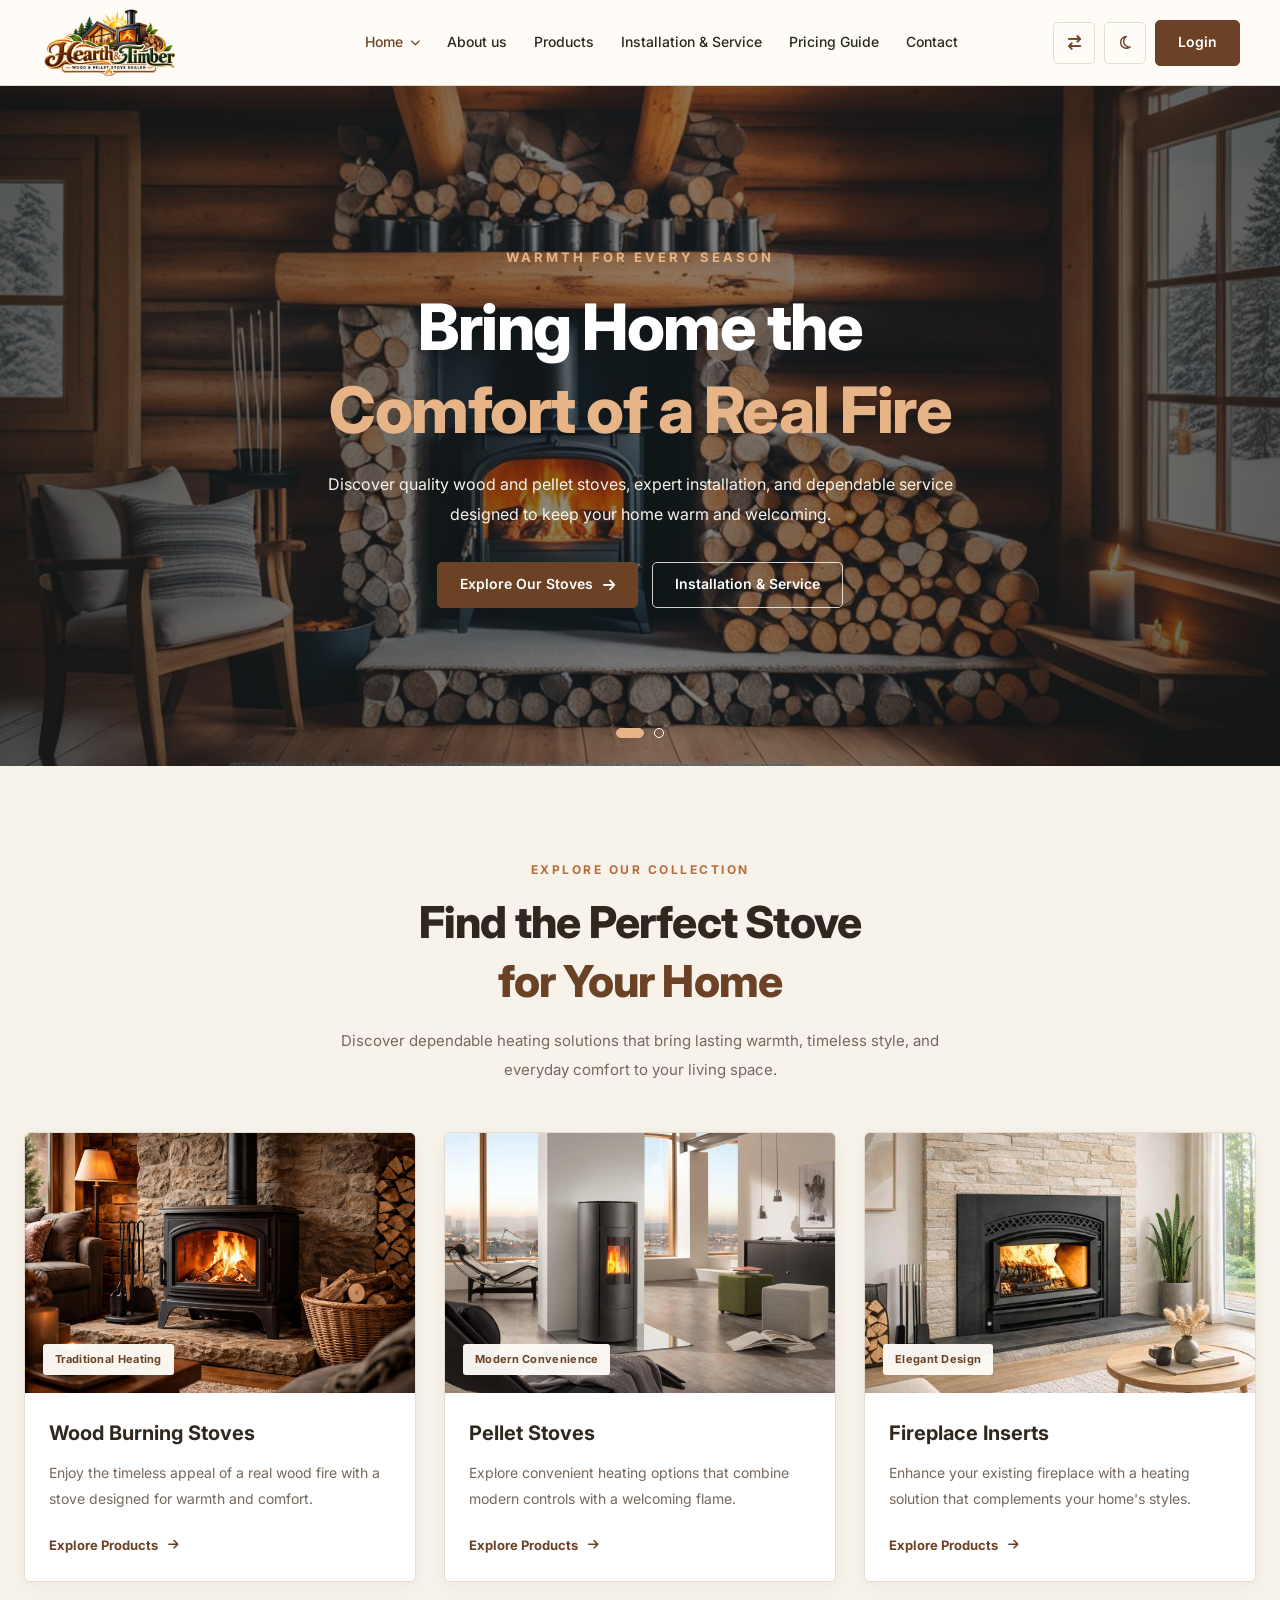
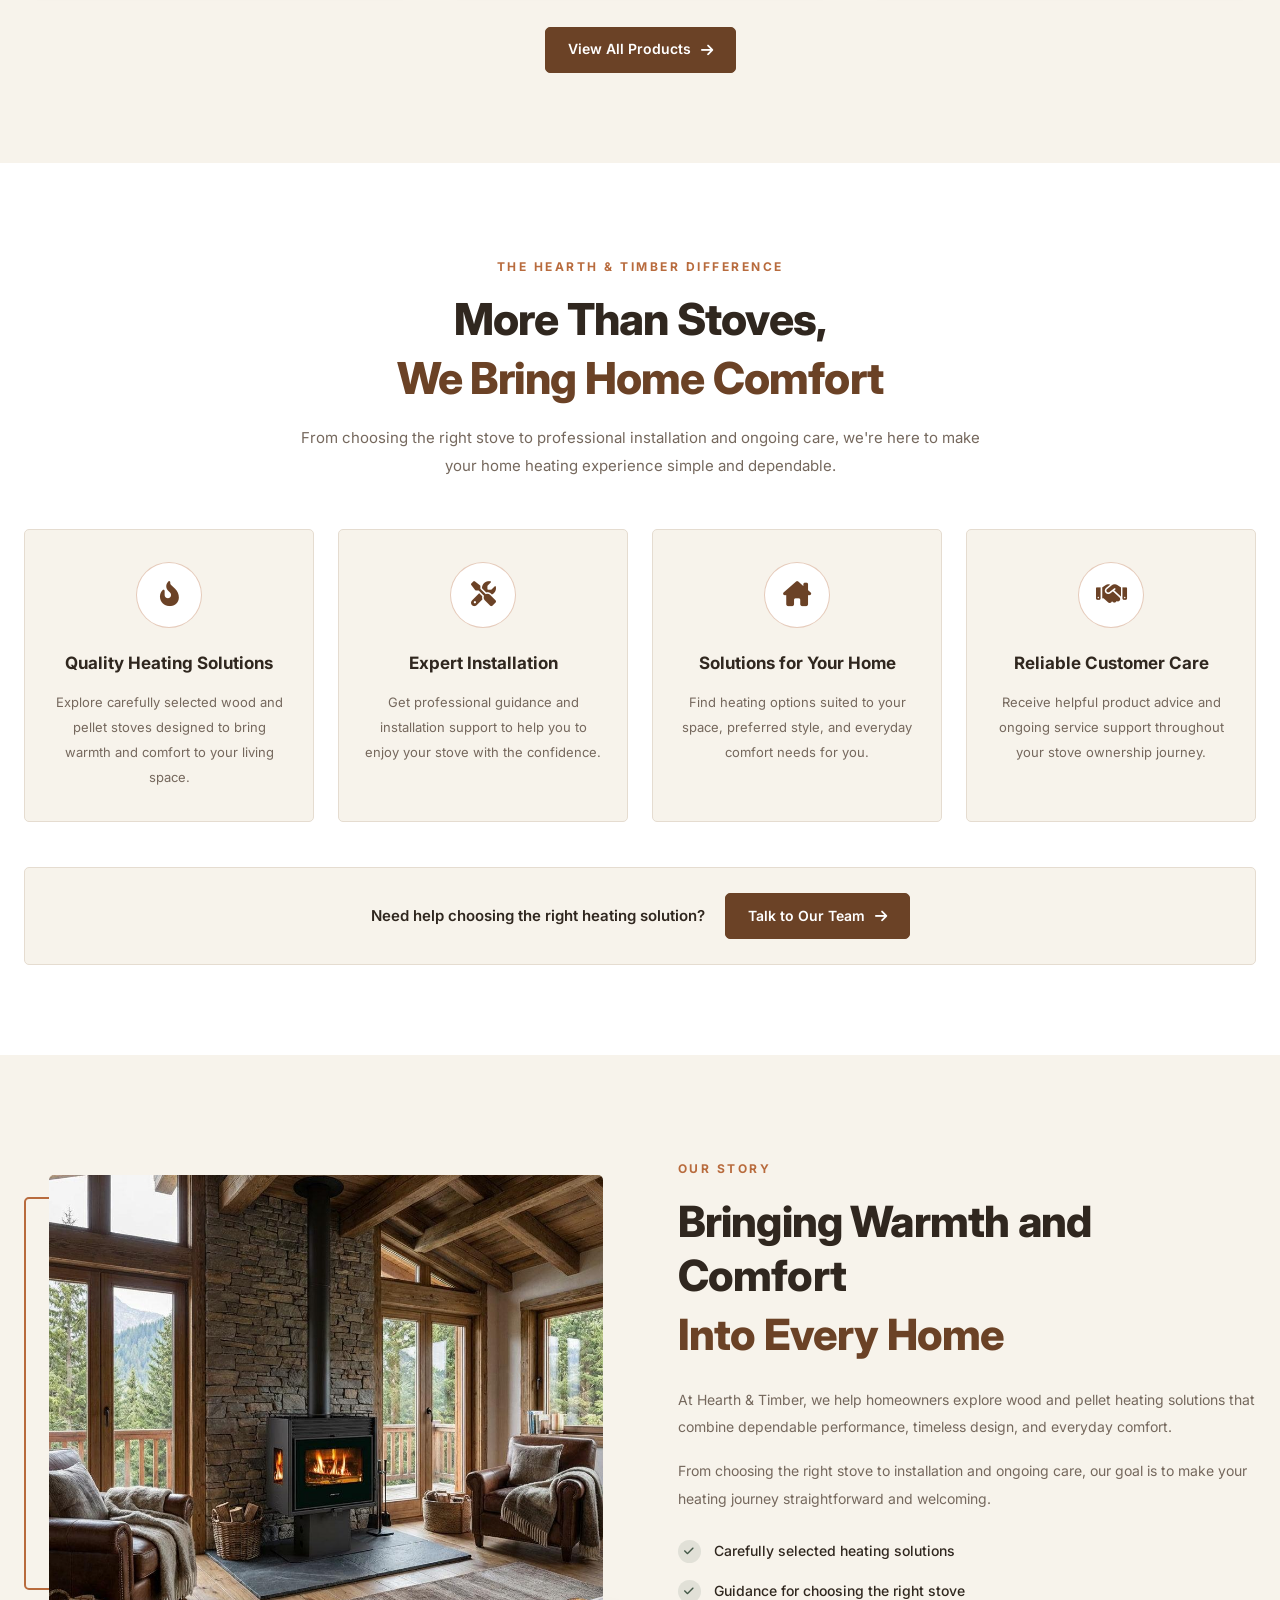
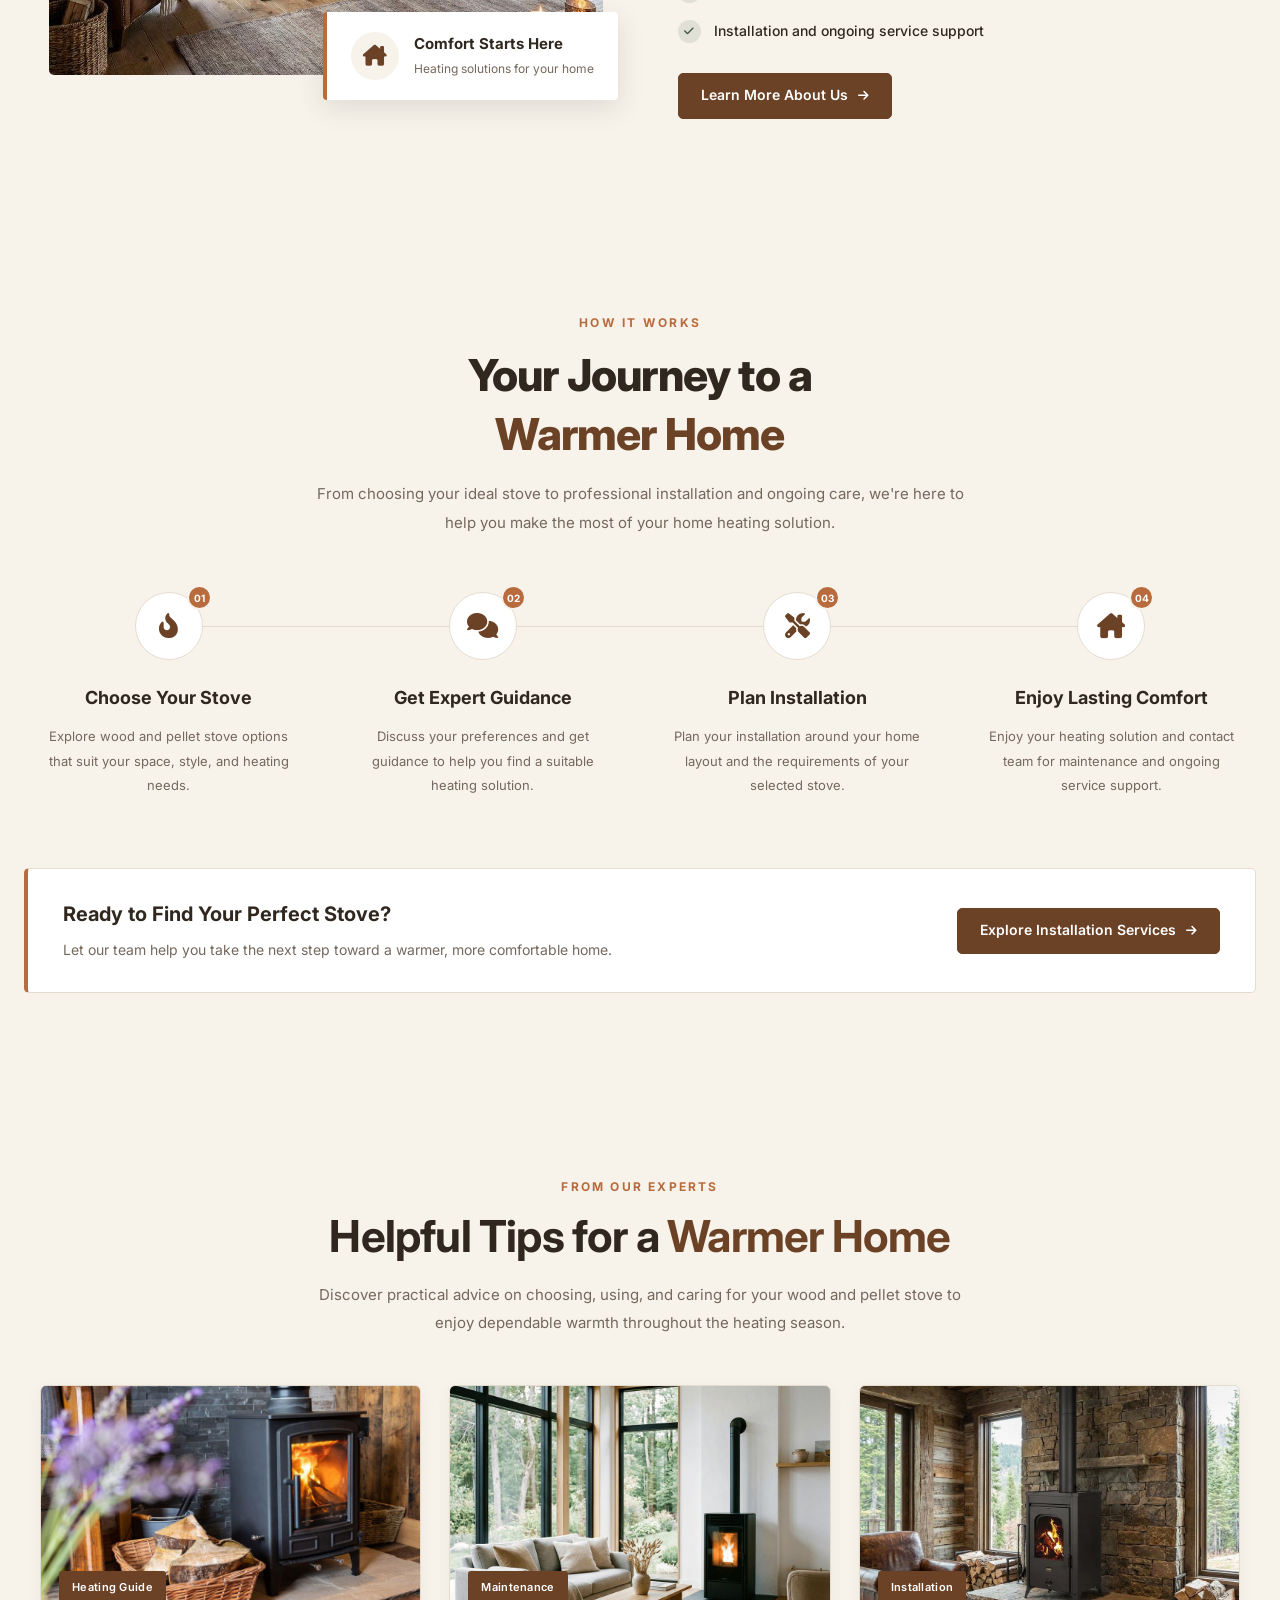
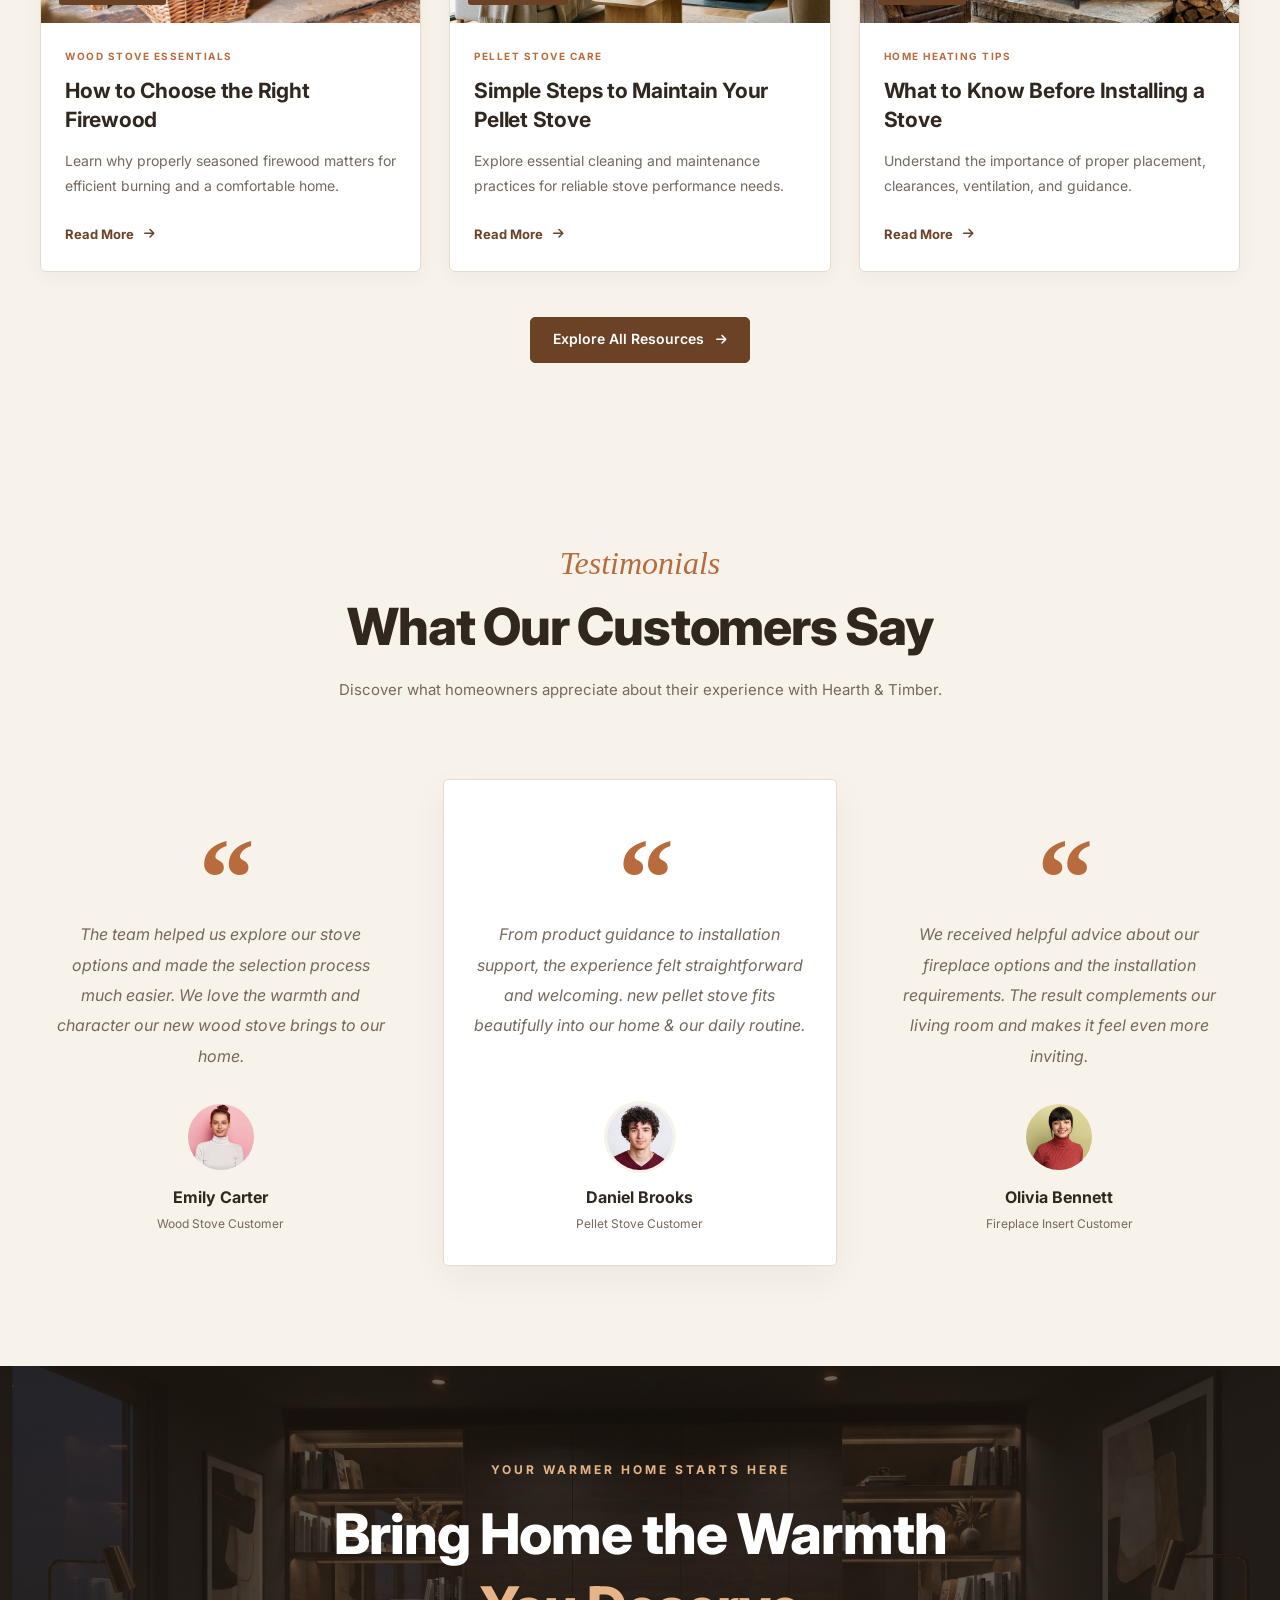
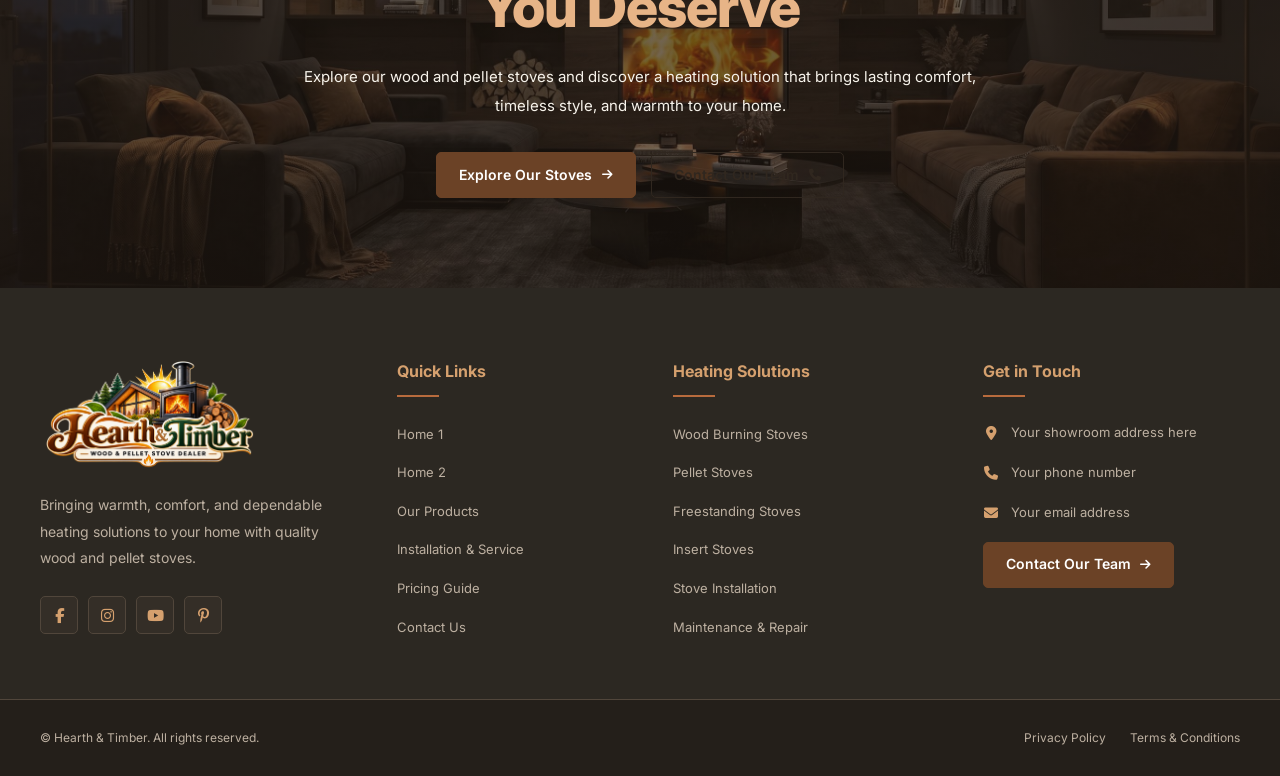
<file: index.html>
<!DOCTYPE html>
<html lang="en">
<head>
    <meta charset="UTF-8">
    <meta name="viewport" content="width=device-width, initial-scale=1.0">

    <title>Hearth & Timber | Wood & Pellet Stove Dealer</title>
     <!-- Favicon -->

  <link rel="icon" type="image/png" href="images/logo.png">


    <!-- Font Awesome Icons -->
    <link
        rel="stylesheet"
        href="https://cdnjs.cloudflare.com/ajax/libs/font-awesome/6.7.2/css/all.min.css"
    >

    <!-- Header CSS -->
    <link rel="stylesheet" href="css/style.css">
    <link rel="stylesheet" href="css/responsive.css">
</head>

<body>

    
<!-- ==========================================
     WOOD & PELLET STOVE DEALER — HEADER
=========================================== -->

<header class="ht-header" id="htHeader">
    <div class="ht-header-container">

        
<!-- ==========================================
     HEARTH & TIMBER — LOGO
=========================================== -->

<a href="index.html" class="ht-logo">
    <img
        src="images/logo.png"
        alt="Hearth & Timber — Wood & Pellet Stove Dealer"
        class="ht-logo-image"
    >
</a>


        <!-- NAVIGATION -->
        <nav class="ht-navigation" id="htNavigation">

            <!-- HOME DROPDOWN -->
            <div class="ht-nav-item ht-home-dropdown">
                <a href="#" class="ht-nav-link active">
                    Home
                    <i class="fa-solid fa-chevron-down"></i>
                </a>

                <div class="ht-dropdown-menu">
                    <a href="index.html"class="active">Home 1</a>
                    <a href="home2.html">Home 2</a>
                </div>
            </div>
             <a href="about.html" class="ht-nav-link">
                About us
            </a>

            <a href="products.html" class="ht-nav-link">
                Products
            </a>

            <a href="installation-service.html" class="ht-nav-link">
                Installation &amp; Service
            </a>

            <a href="pricing-guide.html" class="ht-nav-link">
                Pricing Guide
            </a>

            <a href="contact.html" class="ht-nav-link">
                Contact
            </a>

            <!-- MOBILE ACTIONS -->
            <div class="ht-mobile-actions">

                <button
    type="button"
    class="ht-header-icon-btn ht-rtl-toggle"
    id="htRtlToggleDesktop"
    aria-label="Toggle right-to-left layout"
    title="Toggle RTL"
    aria-pressed="false">
    <i class="fa-solid fa-arrow-right-arrow-left"></i>
</button>

                <button
                    type="button"
                    class="ht-header-icon-btn ht-theme-toggle"
                    id="htThemeToggle"
                    aria-label="Toggle dark mode"
                    title="Toggle dark mode"
                    aria-pressed="false">
                    <i class="fa-regular fa-moon"></i>
                </button>

                <a href="login.html" class="ht-login-btn">
                    Login
                </a>

            </div>
        </nav>

        <!-- DESKTOP HEADER ACTIONS -->
        <div class="ht-header-actions">

            <button
    type="button"
    class="ht-header-icon-btn ht-rtl-toggle"
    id="htRtlToggleDesktop"
    aria-label="Toggle right-to-left layout"
    title="Toggle RTL"
    aria-pressed="false">
    <i class="fa-solid fa-arrow-right-arrow-left"></i>
</button>

            <button
                type="button"
                class="ht-header-icon-btn ht-theme-toggle"
                id="htThemeToggleDesktop"
                aria-label="Toggle dark mode"
                title="Toggle dark mode"
                aria-pressed="false">
                <i class="fa-regular fa-moon"></i>
            </button>

            <a href="login.html" class="ht-login-btn">
                Login
            </a>

        </div>

        <!-- HAMBURGER -->
        <button
            type="button"
            class="ht-menu-toggle"
            id="htMenuToggle"
            aria-label="Open navigation menu"
            aria-controls="htNavigation"
            aria-expanded="false">
            <i class="fa-solid fa-bars"></i>
        </button>

    </div>
</header>


    <!-- PAGE CONTENT STARTS HERE -->

    <main class="ht-main">

        
<!-- HOME 1 HERO SLIDER -->
<section class="ht-home1-hero" id="htHome1Hero">

    <!-- SLIDE 1 -->
    <div class="ht-home1-slide active"
         style="background-image: url('images/home1-hero-1.jpg');">

        <div class="ht-home1-hero-overlay"></div>

        <div class="ht-home1-hero-content">
            <span class="ht-home1-hero-eyebrow">
                WARMTH FOR EVERY SEASON
            </span>

            <h1>
                Bring Home the
                <span>Comfort of a Real Fire</span>
            </h1>

            <p>
                Discover quality wood and pellet stoves,
                expert installation, and dependable service
                designed to keep your home warm and welcoming.
            </p>

            <div class="ht-home1-hero-buttons">
                <a href="products.html" class="btn-primary">
                    Explore Our Stoves
                    <i class="fa-solid fa-arrow-right"></i>
                </a>

                <a href="installation-service.html"
                   class="btn-secondary">
                    Installation &amp; Service
                </a>
            </div>
        </div>
    </div>

    <!-- SLIDE 2 -->
    <div class="ht-home1-slide"
         style="background-image: url('images/home1-hero-2.jpg');">

        <div class="ht-home1-hero-overlay"></div>

        <div class="ht-home1-hero-content">
            <span class="ht-home1-hero-eyebrow">
                BUILT FOR COMFORT
            </span>

            <h1>
                Find the Perfect Stove
                <span>for Your Home</span>
            </h1>

            <p>
                Explore dependable heating solutions that combine
                lasting performance, timeless style, and the warmth
                your family deserves.
            </p>

            <div class="ht-home1-hero-buttons">
                <a href="products.html" class="btn-primary">
                    Discover Our Collection
                    <i class="fa-solid fa-arrow-right"></i>
                </a>

                <a href="contact.html" class="btn-secondary">
                    Talk to Our Team
                </a>
            </div>
        </div>
    </div>

    <!-- PAGINATION DOTS ONLY -->
    <div class="ht-home1-hero-dots">
        <button class="ht-home1-dot active"
                aria-label="Go to slide 1"
                data-slide="0"></button>

        <button class="ht-home1-dot"
                aria-label="Go to slide 2"
                data-slide="1"></button>
    </div>

</section>

<!-- =========================================
     HOME 1 — FEATURED PRODUCTS
========================================= -->

<section class="ht-home1-products" id="htHome1Products">

    <div class="ht-home1-products-container">

        <!-- SECTION HEADER -->
        <div class="ht-home1-products-header">

            <span class="ht-home1-products-eyebrow">
                EXPLORE OUR COLLECTION
            </span>

            <h2 class="ht-home1-products-title">
                Find the Perfect Stove
                <span>for Your Home</span>
            </h2>

            <p class="ht-home1-products-description">
                Discover dependable heating solutions that bring
                lasting warmth, timeless style, and everyday comfort
                to your living space.
            </p>

        </div>

        <!-- PRODUCT CARDS -->
        <div class="ht-home1-products-grid">

            <!-- CARD 1: WOOD STOVES -->
            <article class="ht-home1-product-card">

                <div class="ht-home1-product-image">
                    <img
                        src="images/home1-wood-stove.jpg"
                        alt="Traditional wood burning stove"
                        loading="lazy"
                    >

                    <span class="ht-home1-product-label">
                        Traditional Heating
                    </span>
                </div>

                <div class="ht-home1-product-content">

                    <h3>Wood Burning Stoves</h3>

                    <p>
                        Enjoy the timeless appeal of a real wood fire
                        with a stove designed for warmth and comfort.
                    </p>

                    <a href="products.html"
                       class="ht-home1-product-link">
                        Explore Products
                        <i class="fa-solid fa-arrow-right"></i>
                    </a>

                </div>

            </article>

            <!-- CARD 2: PELLET STOVES -->
            <article class="ht-home1-product-card">

                <div class="ht-home1-product-image">
                    <img
                        src="images/home1-pellet-stove.jpg"
                        alt="Modern freestanding pellet stove"
                        loading="lazy"
                    >

                    <span class="ht-home1-product-label">
                        Modern Convenience
                    </span>
                </div>

                <div class="ht-home1-product-content">

                    <h3>Pellet Stoves</h3>

                    <p>
                        Explore convenient heating options that combine
                        modern controls with a welcoming flame.
                    </p>

                    <a href="products.html"
                       class="ht-home1-product-link">
                        Explore Products
                        <i class="fa-solid fa-arrow-right"></i>
                    </a>

                </div>

            </article>

            <!-- CARD 3: FIREPLACE INSERTS -->
            <article class="ht-home1-product-card">

                <div class="ht-home1-product-image">
                    <img
                        src="images/home1-fireplace-insert.jpg"
                        alt="Fireplace insert installed in a stone fireplace"
                        loading="lazy"
                    >

                    <span class="ht-home1-product-label">
                        Elegant Design
                    </span>
                </div>

                <div class="ht-home1-product-content">

                    <h3>Fireplace Inserts</h3>

                    <p>
                        Enhance your existing fireplace with a heating
                        solution that complements your home's styles.
                    </p>

                    <a href="products.html"
                       class="ht-home1-product-link">
                        Explore Products
                        <i class="fa-solid fa-arrow-right"></i>
                    </a>

                </div>

            </article>

        </div>

        <!-- VIEW ALL BUTTON -->
        <div class="ht-home1-products-footer">

            <a href="products.html"
               class="btn-primary ht-home1-products-view-all">
                View All Products
                <i class="fa-solid fa-arrow-right"></i>
            </a>

        </div>

    </div>

</section>

<!-- =========================================
     HOME 1 — WHY CHOOSE US
========================================= -->

<section class="ht-home1-why" id="htHome1Why">

    <div class="ht-home1-why-container">

        <!-- SECTION HEADER -->
        <div class="ht-home1-why-header">

            <span class="ht-home1-why-eyebrow">
                THE HEARTH &amp; TIMBER DIFFERENCE
            </span>

            <h2 class="ht-home1-why-title">
                More Than Stoves,
                <span>We Bring Home Comfort</span>
            </h2>

            <p class="ht-home1-why-description">
                From choosing the right stove to professional
                installation and ongoing care, we're here to make
                your home heating experience simple and dependable.
            </p>

        </div>

        <!-- FEATURES GRID -->
        <div class="ht-home1-why-grid">

            <!-- FEATURE 1 -->
            <article class="ht-home1-why-card">

                <div class="ht-home1-why-icon">
                    <i class="fa-solid fa-fire-flame-curved"
                       aria-hidden="true"></i>
                </div>

                <h3>Quality Heating Solutions</h3>

                <p>
                    Explore carefully selected wood and pellet
                    stoves designed to bring warmth and comfort
                    to your living space.
                </p>

            </article>

            <!-- FEATURE 2 -->
            <article class="ht-home1-why-card">

                <div class="ht-home1-why-icon">
                    <i class="fa-solid fa-screwdriver-wrench"
                       aria-hidden="true"></i>
                </div>

                <h3>Expert Installation</h3>

                <p>
                    Get professional guidance and installation
                    support to help you to enjoy your stove with the
                    confidence.
                </p>

            </article>

            <!-- FEATURE 3 -->
            <article class="ht-home1-why-card">

                <div class="ht-home1-why-icon">
                    <i class="fa-solid fa-house-chimney"
                       aria-hidden="true"></i>
                </div>

                <h3>Solutions for Your Home</h3>

                <p>
                    Find heating options suited to your space,
                    preferred style, and everyday comfort needs for you.
                </p>

            </article>

            <!-- FEATURE 4 -->
            <article class="ht-home1-why-card">

                <div class="ht-home1-why-icon">
                    <i class="fa-solid fa-handshake"
                       aria-hidden="true"></i>
                </div>

                <h3>Reliable Customer Care</h3>

                <p>
                    Receive helpful product advice and ongoing
                    service support throughout your stove
                    ownership journey.
                </p>

            </article>

        </div>

        <!-- BOTTOM CTA -->
        <div class="ht-home1-why-cta">

            <p>
                Need help choosing the right heating solution?
            </p>

            <a href="contact.html" class="btn-primary">
                Talk to Our Team
                <i class="fa-solid fa-arrow-right"
                   aria-hidden="true"></i>
            </a>

        </div>

    </div>

</section>
<!-- =========================================
     HOME 1 — ABOUT HEARTH & TIMBER
========================================= -->

<section class="ht-home1-about" id="htHome1About">

    <div class="ht-home1-about-container">

        <!-- LEFT: IMAGE -->
        <div class="ht-home1-about-visual">

            <div class="ht-home1-about-image">
                <img
                    src="images/home1-about-stove.jpg"
                    alt="Wood burning stove bringing warmth to a cozy home"
                    loading="lazy"
                >
            </div>

            <!-- IMAGE BADGE -->
            <div class="ht-home1-about-badge">

                <div class="ht-home1-about-badge-icon">
                    <i class="fa-solid fa-house-chimney"
                       aria-hidden="true"></i>
                </div>

                <div class="ht-home1-about-badge-text">
                    <strong>Comfort Starts Here</strong>
                    <span>Heating solutions for your home</span>
                </div>

            </div>

        </div>

        <!-- RIGHT: CONTENT -->
        <div class="ht-home1-about-content">

            <span class="ht-home1-about-eyebrow">
                OUR STORY
            </span>

            <h2 class="ht-home1-about-title">
                Bringing Warmth and Comfort
                <span>Into Every Home</span>
            </h2>

            <p class="ht-home1-about-description">
                At Hearth &amp; Timber, we help homeowners explore
                wood and pellet heating solutions that combine
                dependable performance, timeless design, and
                everyday comfort.
            </p>

            <p class="ht-home1-about-description">
                From choosing the right stove to installation
                and ongoing care, our goal is to make your
                heating journey straightforward and welcoming.
            </p>

            <!-- BENEFITS -->
            <ul class="ht-home1-about-benefits">

                <li>
                    <span class="ht-home1-about-check">
                        <i class="fa-solid fa-check"
                           aria-hidden="true"></i>
                    </span>
                    <span>Carefully selected heating solutions</span>
                </li>

                <li>
                    <span class="ht-home1-about-check">
                        <i class="fa-solid fa-check"
                           aria-hidden="true"></i>
                    </span>
                    <span>Guidance for choosing the right stove</span>
                </li>

                <li>
                    <span class="ht-home1-about-check">
                        <i class="fa-solid fa-check"
                           aria-hidden="true"></i>
                    </span>
                    <span>Installation and ongoing service support</span>
                </li>

            </ul>

            <!-- CTA -->
            <div class="ht-home1-about-actions">

                <a href="about.html"
                   class="btn-primary ht-home1-about-btn">
                    Learn More About Us
                    <i class="fa-solid fa-arrow-right"
                       aria-hidden="true"></i>
                </a>

            </div>

        </div>

    </div>

</section>

<!-- =========================================
     HOME 1 — INSTALLATION & SERVICE PROCESS
========================================= -->

<section class="ht-home1-process" id="htHome1Process">

    <div class="ht-home1-process-container">

        <!-- SECTION HEADER -->
        <div class="ht-home1-process-header">

            <span class="ht-home1-process-eyebrow">
                HOW IT WORKS
            </span>

            <h2 class="ht-home1-process-title">
                Your Journey to a
                <span>Warmer Home</span>
            </h2>

            <p class="ht-home1-process-description">
                From choosing your ideal stove to professional
                installation and ongoing care, we're here to help
                you make the most of your home heating solution.
            </p>

        </div>

        <!-- PROCESS STEPS -->
        <div class="ht-home1-process-grid">

            <!-- STEP 1 -->
            <article class="ht-home1-process-card">

                <div class="ht-home1-process-number">
                    <span>01</span>
                    <div class="ht-home1-process-icon">
                        <i class="fa-solid fa-fire-flame-curved"
                           aria-hidden="true"></i>
                    </div>
                </div>

                <h3>Choose Your Stove</h3>

                <p>
                    Explore wood and pellet stove options that suit
                    your space, style, and heating needs.
                </p>

            </article>

            <!-- STEP 2 -->
            <article class="ht-home1-process-card">

                <div class="ht-home1-process-number">
                    <span>02</span>
                    <div class="ht-home1-process-icon">
                        <i class="fa-solid fa-comments"
                           aria-hidden="true"></i>
                    </div>
                </div>

                <h3>Get Expert Guidance</h3>

                <p>
                    Discuss your preferences and get guidance to
                    help you find a suitable heating solution.
                </p>

            </article>

            <!-- STEP 3 -->
            <article class="ht-home1-process-card">

                <div class="ht-home1-process-number">
                    <span>03</span>
                    <div class="ht-home1-process-icon">
                        <i class="fa-solid fa-screwdriver-wrench"
                           aria-hidden="true"></i>
                    </div>
                </div>

                <h3>Plan Installation</h3>

                <p>
                    Plan your installation around your home layout
                    and the requirements of your selected stove.
                </p>

            </article>

            <!-- STEP 4 -->
            <article class="ht-home1-process-card">

                <div class="ht-home1-process-number">
                    <span>04</span>
                    <div class="ht-home1-process-icon">
                        <i class="fa-solid fa-house-chimney"
                           aria-hidden="true"></i>
                    </div>
                </div>

                <h3>Enjoy Lasting Comfort</h3>

                <p>
                    Enjoy your heating solution and contact team
                    for maintenance and ongoing service support.
                </p>

            </article>

        </div>

        <!-- BOTTOM CTA -->
        <div class="ht-home1-process-cta">

            <div class="ht-home1-process-cta-content">
                <h3>Ready to Find Your Perfect Stove?</h3>

                <p>
                    Let our team help you take the next step
                    toward a warmer, more comfortable home.
                </p>
            </div>

            <a href="installation-service.html"
               class="btn-primary ht-home1-process-btn">
                Explore Installation Services
                <i class="fa-solid fa-arrow-right"
                   aria-hidden="true"></i>
            </a>

        </div>

    </div>

</section>
<!-- =========================================
     HOME 1 — HEATING TIPS & RESOURCES
========================================= -->

<section class="ht-home1-resources" id="htHome1Resources">

    <div class="ht-home1-resources-container">

        <!-- SECTION HEADER -->
        <div class="ht-home1-resources-header">
            <span class="ht-home1-resources-eyebrow">
                FROM OUR EXPERTS
            </span>

            <h2 class="ht-home1-resources-title">
                Helpful Tips for a
                <span>Warmer Home</span>
            </h2>

            <p class="ht-home1-resources-description">
                Discover practical advice on choosing, using, and caring
                for your wood and pellet stove to enjoy dependable warmth
                throughout the heating season.
            </p>
        </div>

        <!-- RESOURCE CARDS -->
        <div class="ht-home1-resources-grid">

            <!-- CARD 1 -->
            <article class="ht-home1-resource-card">

                <a href="blog.html" class="ht-home1-resource-image">
                    <img
                        src="images/home1-resource-wood.jpg"
                        alt="Neatly stacked firewood beside a wood burning stove"
                        loading="lazy"
                    >

                    <span class="ht-home1-resource-category">
                        Heating Guide
                    </span>
                </a>

                <div class="ht-home1-resource-content">

                    <span class="ht-home1-resource-meta">
                        WOOD STOVE ESSENTIALS
                    </span>

                    <h3 class="ht-home1-resource-card-title">
                        How to Choose the Right Firewood
                    </h3>

                    <p class="ht-home1-resource-text">
                        Learn why properly seasoned firewood matters
                        for efficient burning and a comfortable home.
                    </p>

                    <a href="blog.html" class="ht-home1-resource-link">
                        Read More
                        <i class="fa-solid fa-arrow-right"
                           aria-hidden="true"></i>
                    </a>

                </div>
            </article>

            <!-- CARD 2 -->
            <article class="ht-home1-resource-card">

                <a href="blog.html" class="ht-home1-resource-image">
                    <img
                        src="images/home1-resource-pellet.jpg"
                        alt="Pellet stove in a comfortable living room"
                        loading="lazy"
                    >

                    <span class="ht-home1-resource-category">
                        Maintenance
                    </span>
                </a>

                <div class="ht-home1-resource-content">

                    <span class="ht-home1-resource-meta">
                        PELLET STOVE CARE
                    </span>

                    <h3 class="ht-home1-resource-card-title">
                        Simple Steps to Maintain Your Pellet Stove
                    </h3>

                    <p class="ht-home1-resource-text">
                        Explore essential cleaning and maintenance
                        practices for reliable stove performance needs.
                    </p>

                    <a href="blog.html" class="ht-home1-resource-link">
                        Read More
                        <i class="fa-solid fa-arrow-right"
                           aria-hidden="true"></i>
                    </a>

                </div>
            </article>

            <!-- CARD 3 -->
            <article class="ht-home1-resource-card">

                <a href="blog.html" class="ht-home1-resource-image">
                    <img
                        src="images/home1-resource-installation.jpg"
                        alt="Professionally installed stove and chimney in a home"
                        loading="lazy"
                    >

                    <span class="ht-home1-resource-category">
                        Installation
                    </span>
                </a>

                <div class="ht-home1-resource-content">

                    <span class="ht-home1-resource-meta">
                        HOME HEATING TIPS
                    </span>

                    <h3 class="ht-home1-resource-card-title">
                        What to Know Before Installing a Stove
                    </h3>

                    <p class="ht-home1-resource-text">
                        Understand the importance of proper placement,
                        clearances, ventilation, and guidance.
                    </p>

                    <a href="blog.html" class="ht-home1-resource-link">
                        Read More
                        <i class="fa-solid fa-arrow-right"
                           aria-hidden="true"></i>
                    </a>

                </div>
            </article>

        </div>

        <!-- VIEW ALL BUTTON -->
        <div class="ht-home1-resources-footer">
            <a href="blog.html" class="btn-primary ht-home1-resources-button">
                Explore All Resources
                <i class="fa-solid fa-arrow-right"
                   aria-hidden="true"></i>
            </a>
        </div>

    </div>

</section>
<!-- =========================================
     HOME 1 — TESTIMONIALS
========================================= -->

<section class="ht-home1-testimonials" id="htHome1Testimonials">

    <div class="ht-home1-testimonials-container">

        <!-- SECTION HEADER -->
        <div class="ht-home1-testimonials-header">

            <span class="ht-home1-testimonials-eyebrow">
                Testimonials
            </span>

            <h2 class="ht-home1-testimonials-title">
                What Our Customers Say
            </h2>

            <p class="ht-home1-testimonials-description">
                Discover what homeowners appreciate about their
                experience with Hearth &amp; Timber.
            </p>

        </div>

        <!-- TESTIMONIAL CARDS -->
        <div class="ht-home1-testimonials-grid">

            <!-- TESTIMONIAL 1 -->
            <article class="ht-home1-testimonial-card">

                <div class="ht-home1-testimonial-quote"
                     aria-hidden="true">“</div>

                <p class="ht-home1-testimonial-text">
                    The team helped us explore our stove options
                    and made the selection process much easier.
                    We love the warmth and character our new
                    wood stove brings to our home.
                </p>

                <div class="ht-home1-testimonial-customer">

                    <img
                        src="images/testimonial-customer-1.jpg"
                        alt="Customer portrait"
                        loading="lazy"
                    >

                    <div class="ht-home1-testimonial-customer-info">
                        <h3>Emily Carter</h3>
                        <span>Wood Stove Customer</span>
                    </div>

                </div>

            </article>

            <!-- TESTIMONIAL 2 — FEATURED -->
            <article class="ht-home1-testimonial-card featured">

                <div class="ht-home1-testimonial-quote"
                     aria-hidden="true">“</div>

                <p class="ht-home1-testimonial-text">
                    From product guidance to installation support,
                    the experience felt straightforward and
                    welcoming. new pellet stove fits beautifully
                    into our home & our daily routine.
                </p>

                <div class="ht-home1-testimonial-customer">

                    <img
                        src="images/testimonial-customer-2.jpg"
                        alt="Customer portrait"
                        loading="lazy"
                    >

                    <div class="ht-home1-testimonial-customer-info">
                        <h3>Daniel Brooks</h3>
                        <span>Pellet Stove Customer</span>
                    </div>

                </div>

            </article>

            <!-- TESTIMONIAL 3 -->
            <article class="ht-home1-testimonial-card">

                <div class="ht-home1-testimonial-quote"
                     aria-hidden="true">“</div>

                <p class="ht-home1-testimonial-text">
                    We received helpful advice about our fireplace
                    options and the installation requirements.
                    The result complements our living room and
                    makes it feel even more inviting.
                </p>

                <div class="ht-home1-testimonial-customer">

                    <img
                        src="images/testimonial-customer-3.jpg"
                        alt="Customer portrait"
                        loading="lazy"
                    >

                    <div class="ht-home1-testimonial-customer-info">
                        <h3>Olivia Bennett</h3>
                        <span>Fireplace Insert Customer</span>
                    </div>

                </div>

            </article>

        </div>

    </div>

</section>
<!-- =========================================
     HOME 1 — FINAL CTA BANNER
========================================= -->

<section class="ht-home1-cta" id="htHome1Cta">

    <!-- BACKGROUND OVERLAY -->
    <div class="ht-home1-cta-overlay"></div>

    <!-- CTA CONTENT -->
    <div class="ht-home1-cta-container">

        <span class="ht-home1-cta-eyebrow">
            YOUR WARMER HOME STARTS HERE
        </span>

        <h2 class="ht-home1-cta-title">
            Bring Home the Warmth
            <span>You Deserve</span>
        </h2>

        <p class="ht-home1-cta-description">
            Explore our wood and pellet stoves and discover a
            heating solution that brings lasting comfort,
            timeless style, and warmth to your home.
        </p>

        <!-- CTA BUTTONS -->
        <div class="ht-home1-cta-buttons">

            <a href="products.html"
               class="btn-primary ht-home1-cta-primary">
                Explore Our Stoves
                <i class="fa-solid fa-arrow-right"
                   aria-hidden="true"></i>
            </a>

            <a href="contact.html"
               class="btn-secondary ht-home1-cta-secondary">
                Contact Our Team
                <i class="fa-solid fa-phone"
                   aria-hidden="true"></i>
            </a>

        </div>

    </div>

</section>
    </main>

<!-- ==========================================
     HEARTH & TIMBER — FOOTER
=========================================== -->

<footer class=
"ht-footer" id="htFooter">

    <!-- MAIN FOOTER -->
    <div class="ht-footer-main">
        <div class="ht-footer-container">

            <!-- BRAND -->
            <div class="ht-footer-brand">

                <a href="index.html" class="ht-footer-logo">
                    <img
                        src="images/logo.png"
                        alt="Hearth & Timber — Wood & Pellet Stove Dealer"
                        class="ht-footer-logo-image">
                </a>

                <p class="ht-footer-description">
                    Bringing warmth, comfort, and dependable heating
                    solutions to your home with quality wood and
                    pellet stoves.
                </p>

                <div class="ht-footer-socials">
                    <a href="#" aria-label="Facebook">
                        <i class="fa-brands fa-facebook-f"></i>
                    </a>

                    <a href="#" aria-label="Instagram">
                        <i class="fa-brands fa-instagram"></i>
                    </a>

                    <a href="#" aria-label="YouTube">
                        <i class="fa-brands fa-youtube"></i>
                    </a>

                    <a href="#" aria-label="Pinterest">
                        <i class="fa-brands fa-pinterest-p"></i>
                    </a>
                </div>

            </div>

            <!-- QUICK LINKS -->
            <div class="ht-footer-column">
                <h3 class="ht-footer-title">Quick Links</h3>

                <ul class="ht-footer-links">
                    <li><a href="index.html">Home 1</a></li>
                    <li><a href="home2.html">Home 2</a></li>
                    <li><a href="products.html">Our Products</a></li>
                    <li><a href="installation-service.html">Installation &amp; Service</a></li>
                    <li><a href="pricing-guide.html">Pricing Guide</a></li>
                    <li><a href="contact.html">Contact Us</a></li>
                </ul>
            </div>

            <!-- OUR PRODUCTS -->
            <div class="ht-footer-column">
                <h3 class="ht-footer-title">Heating Solutions</h3>

                <ul class="ht-footer-links">
                    <li><a href="products.html">Wood Burning Stoves</a></li>
                    <li><a href="products.html">Pellet Stoves</a></li>
                    <li><a href="products.html">Freestanding Stoves</a></li>
                    <li><a href="products.html">Insert Stoves</a></li>
                    <li><a href="installation-service.html">Stove Installation</a></li>
                    <li><a href="installation-service.html">Maintenance &amp; Repair</a></li>
                </ul>
            </div>

            <!-- CONTACT -->
            <div class="ht-footer-column ht-footer-contact">
                <h3 class="ht-footer-title">Get in Touch</h3>

                <p class="ht-footer-contact-item">
                    <i class="fa-solid fa-location-dot"></i>
                    <span>Your showroom address here</span>
                </p>

                <p class="ht-footer-contact-item">
                    <i class="fa-solid fa-phone"></i>
                    <a href="tel:+10000000000">Your phone number</a>
                </p>

                <p class="ht-footer-contact-item">
                    <i class="fa-solid fa-envelope"></i>
                    <a href="mailto:info@example.com">Your email address</a>
                </p>

                <a href="contact.html"
                   class="ht-footer-contact-btn btn-primary">
                    Contact Our Team
                    <i class="fa-solid fa-arrow-right"></i>
                </a>
            </div>

        </div>
    </div>

    <!-- BOTTOM BAR -->
    <div class="ht-footer-bottom">
        <div class="ht-footer-bottom-container">

            <p class="ht-footer-copyright">
                &copy; <span id="htFooterYear"></span>
                Hearth &amp; Timber. All rights reserved.
            </p>

            <div class="ht-footer-legal">
                <a href="privacy-policy.html">Privacy Policy</a>
                <a href="terms.html">Terms &amp; Conditions</a>
            </div>

        </div>
    </div>

</footer>

<!-- SCROLL TO TOP BUTTON -->
<button
    type="button"
    class="ht-scroll-top"
    id="htScrollTop"
    aria-label="Scroll to top"
    title="Back to top">

    <i class="fa-solid fa-arrow-up" aria-hidden="true"></i>

</button>
    <!-- Header JavaScript will be added in Part 3 -->
    <script src="js/script.js"></script>
    <script src="js/theme.js"></script>


</body>
</html>
</file>
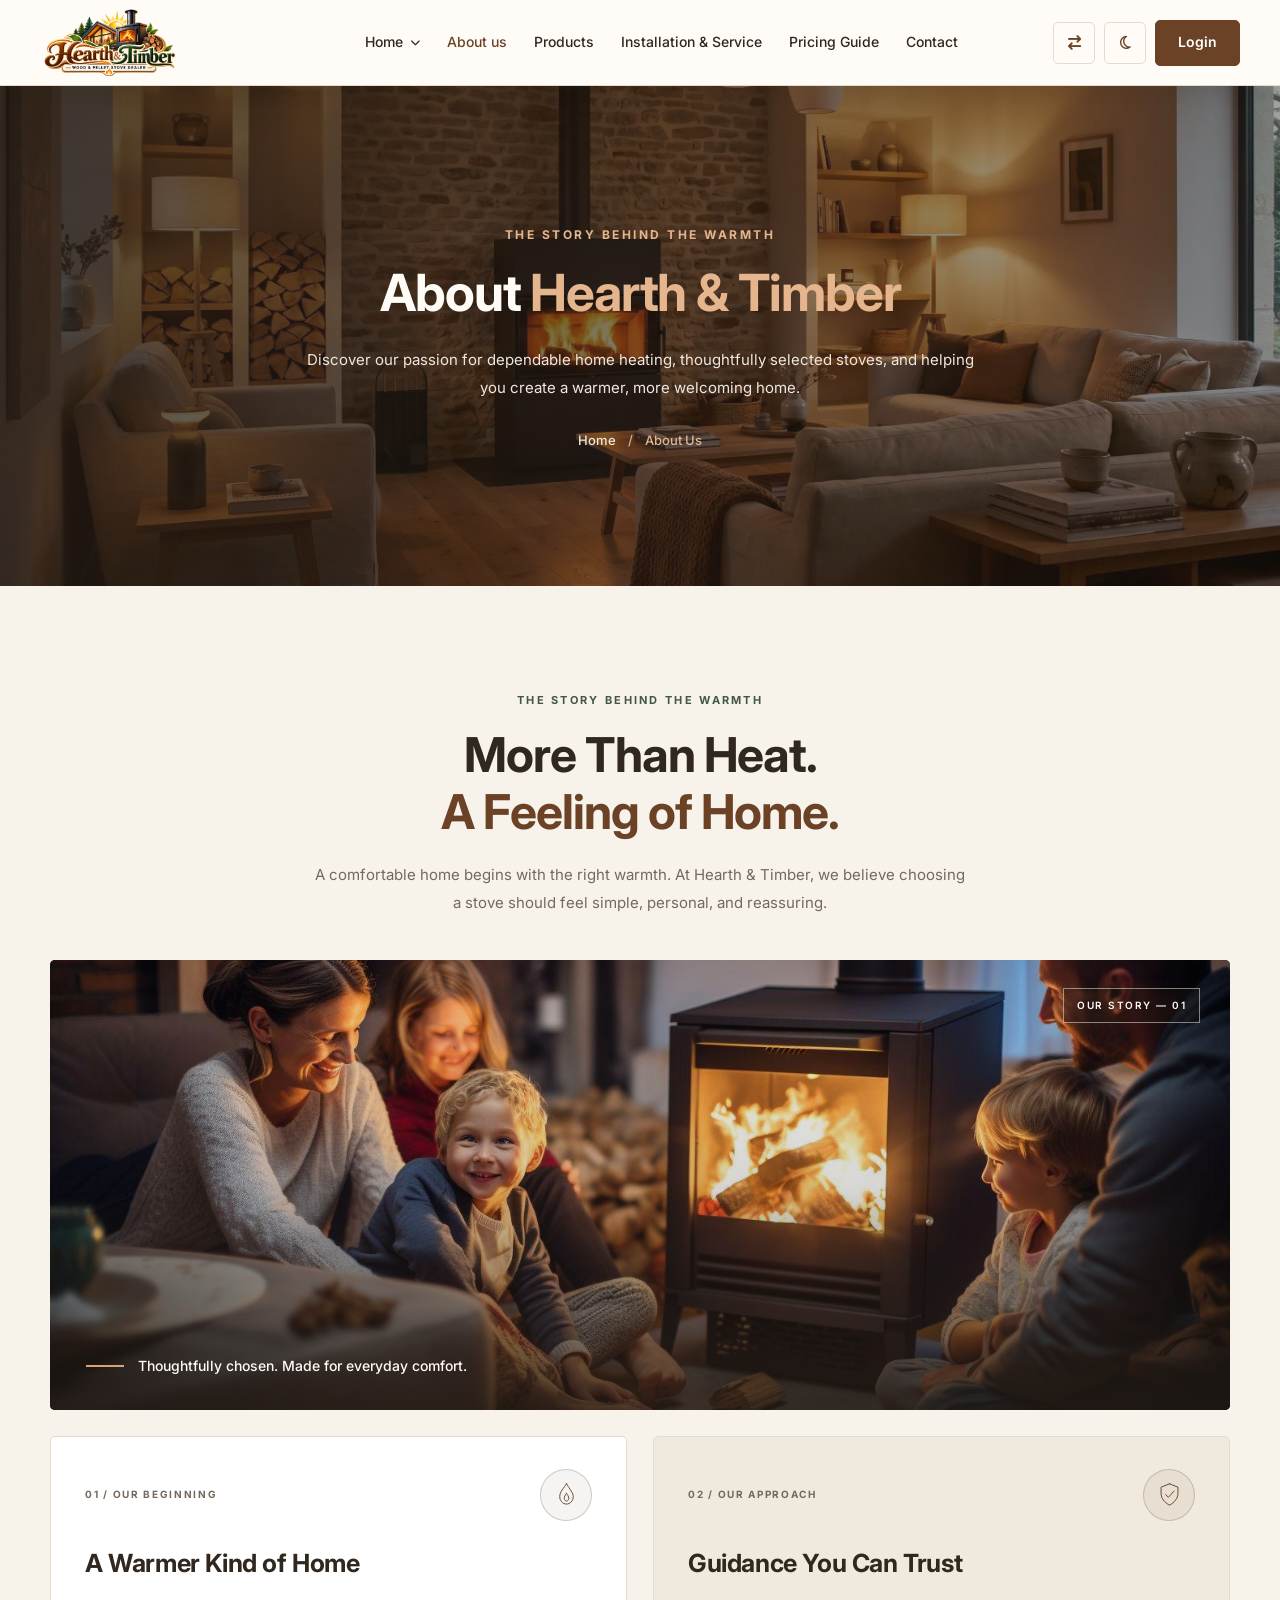
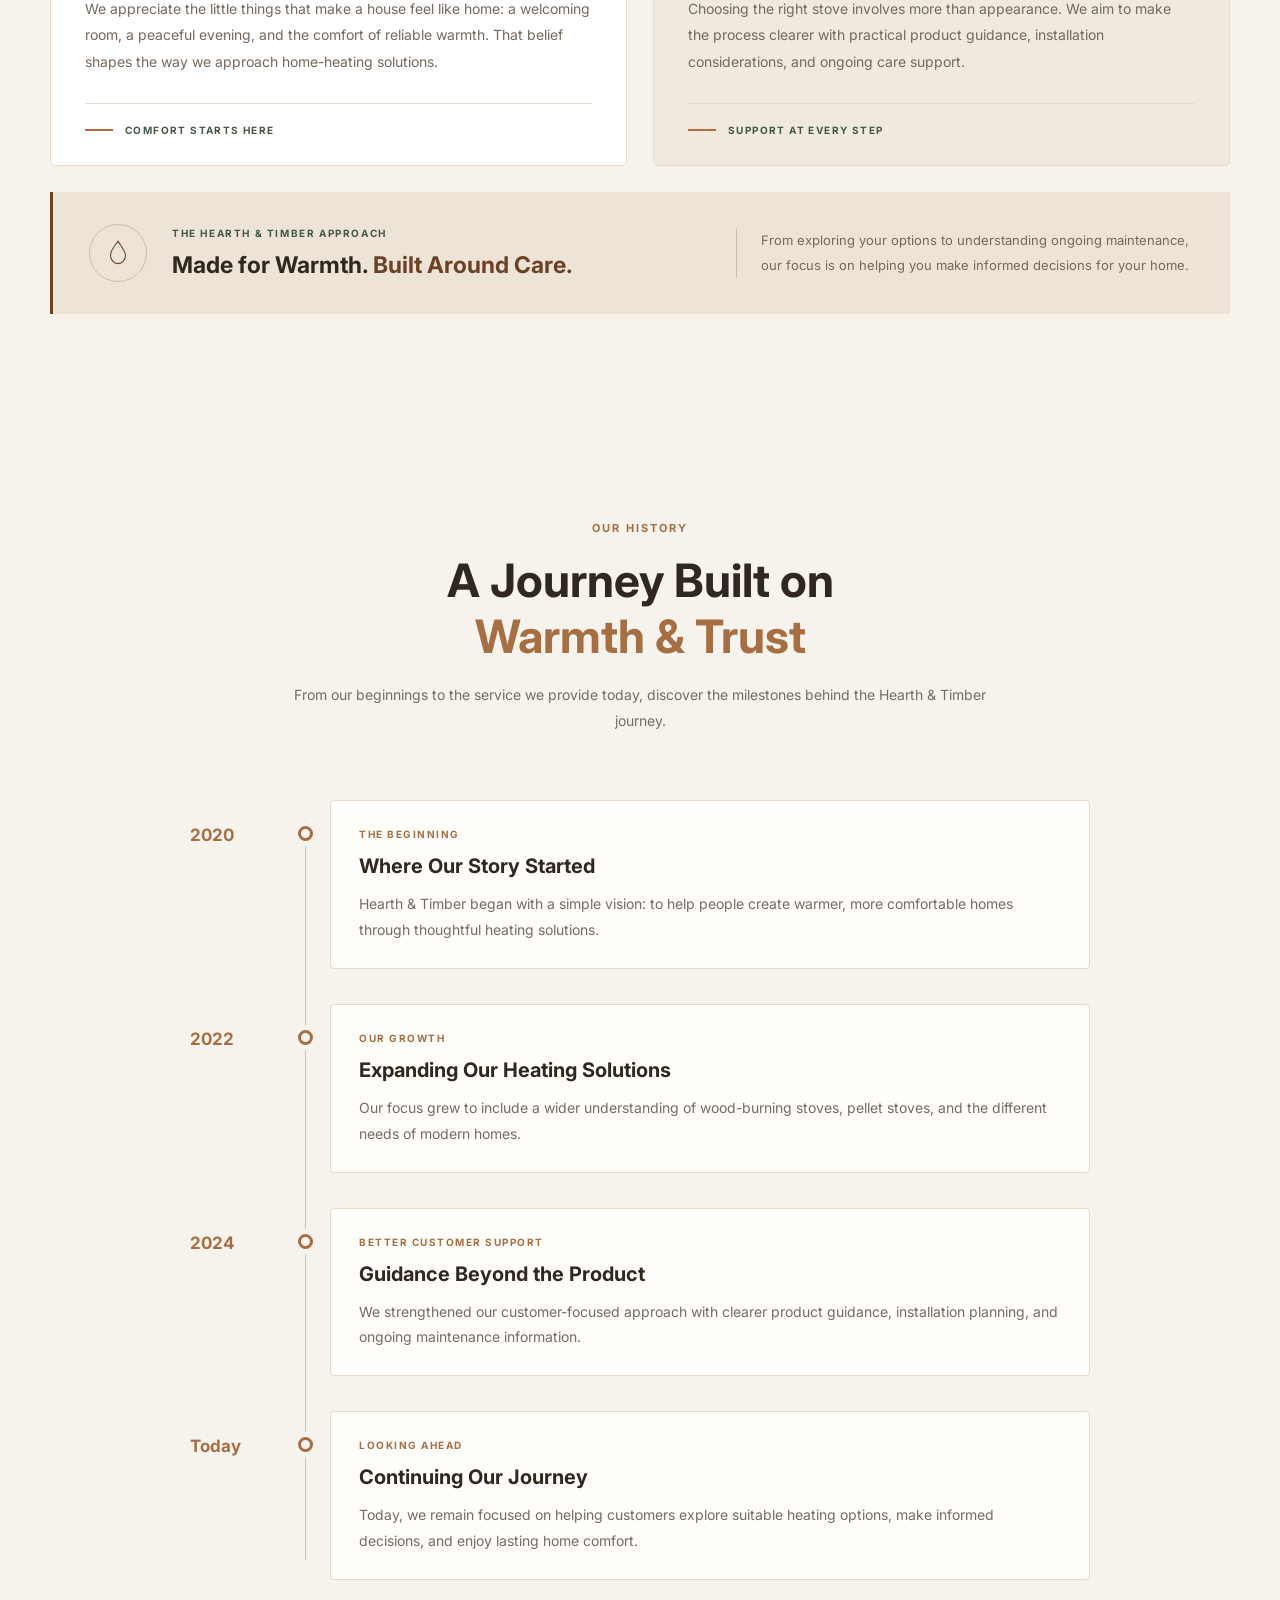
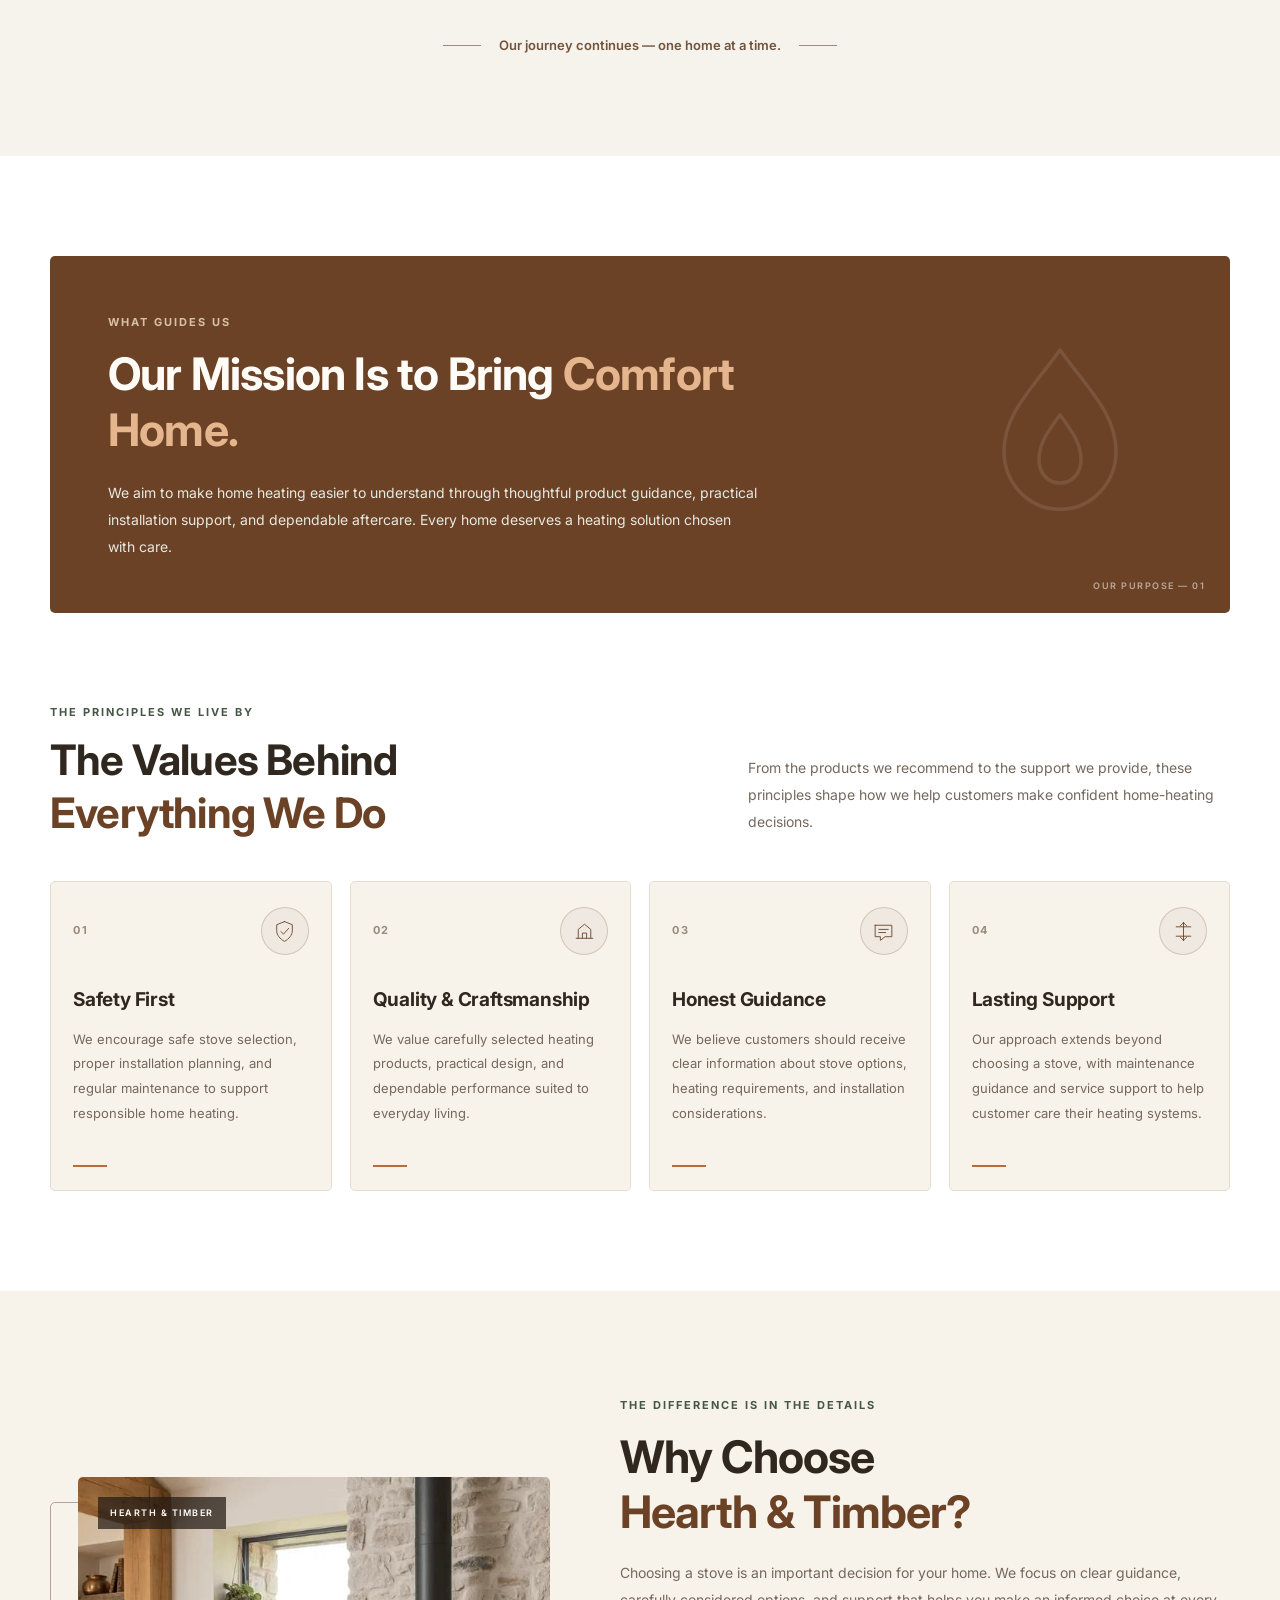
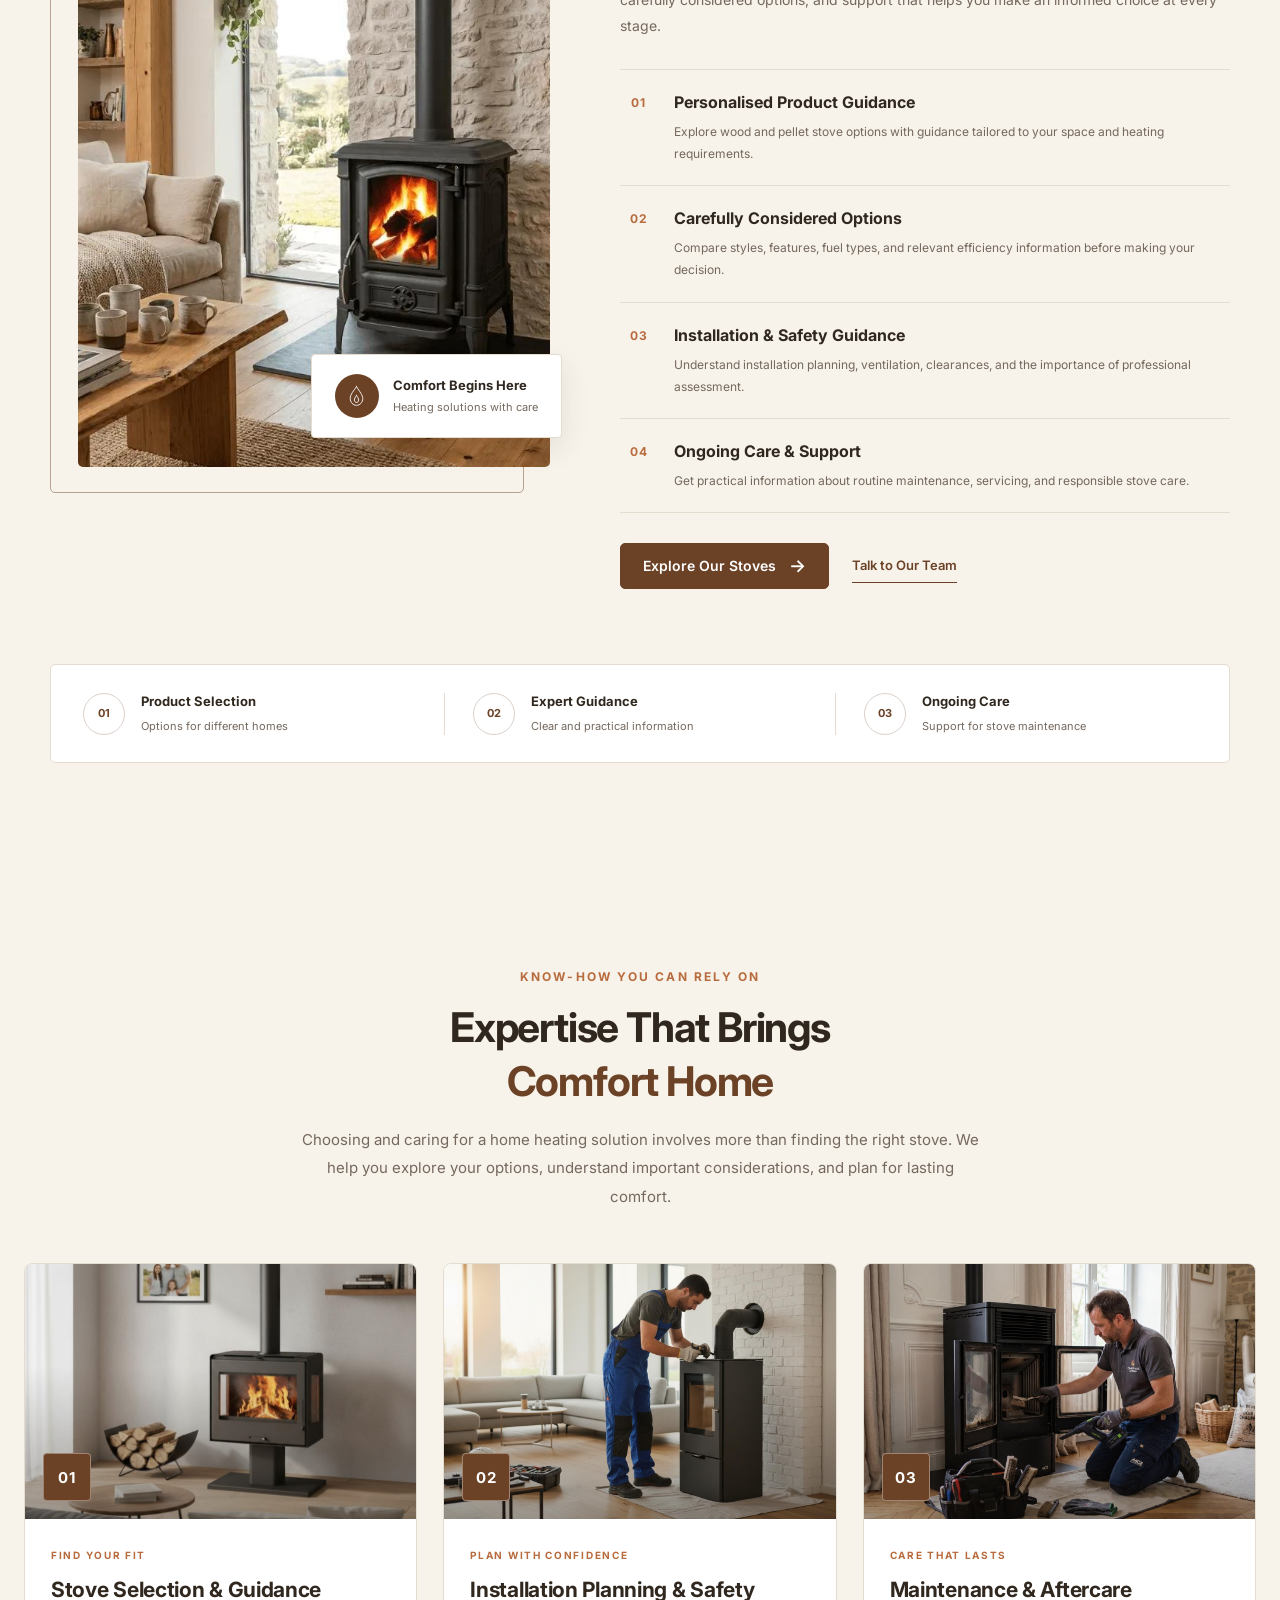
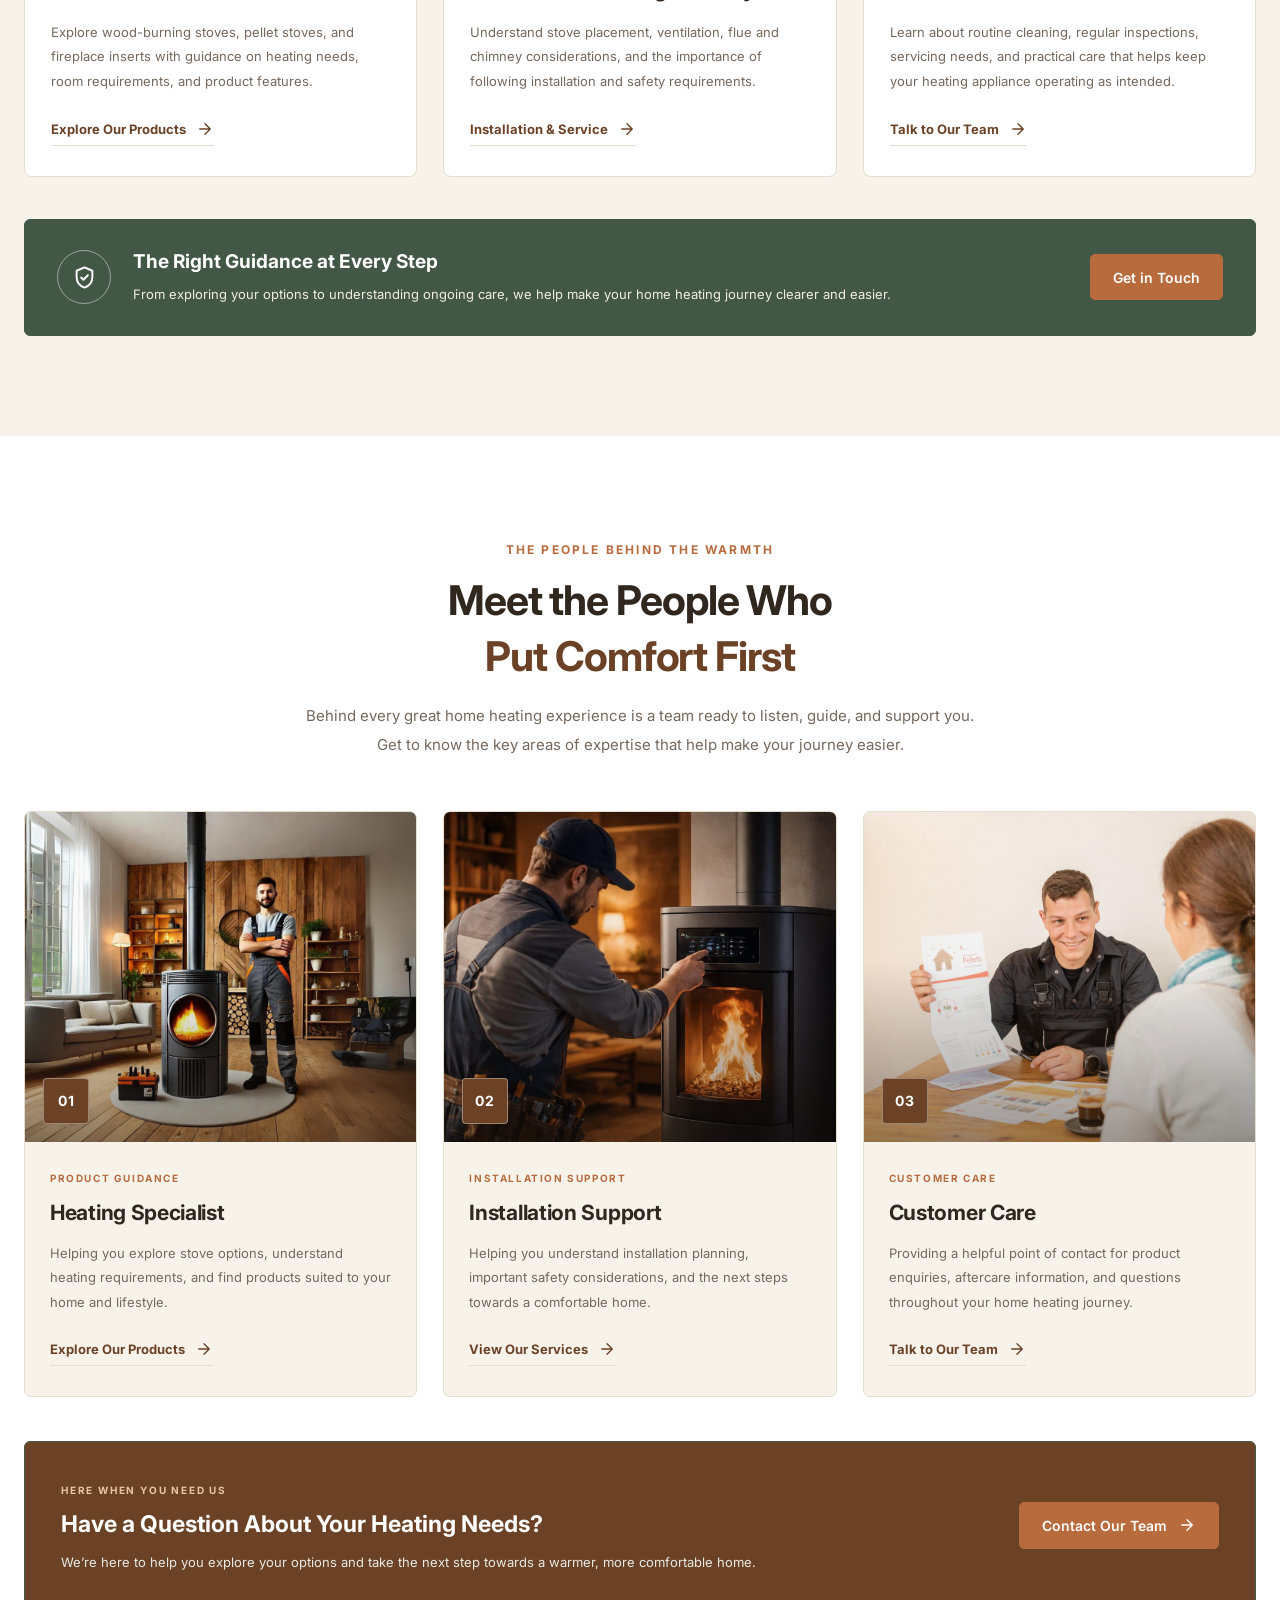
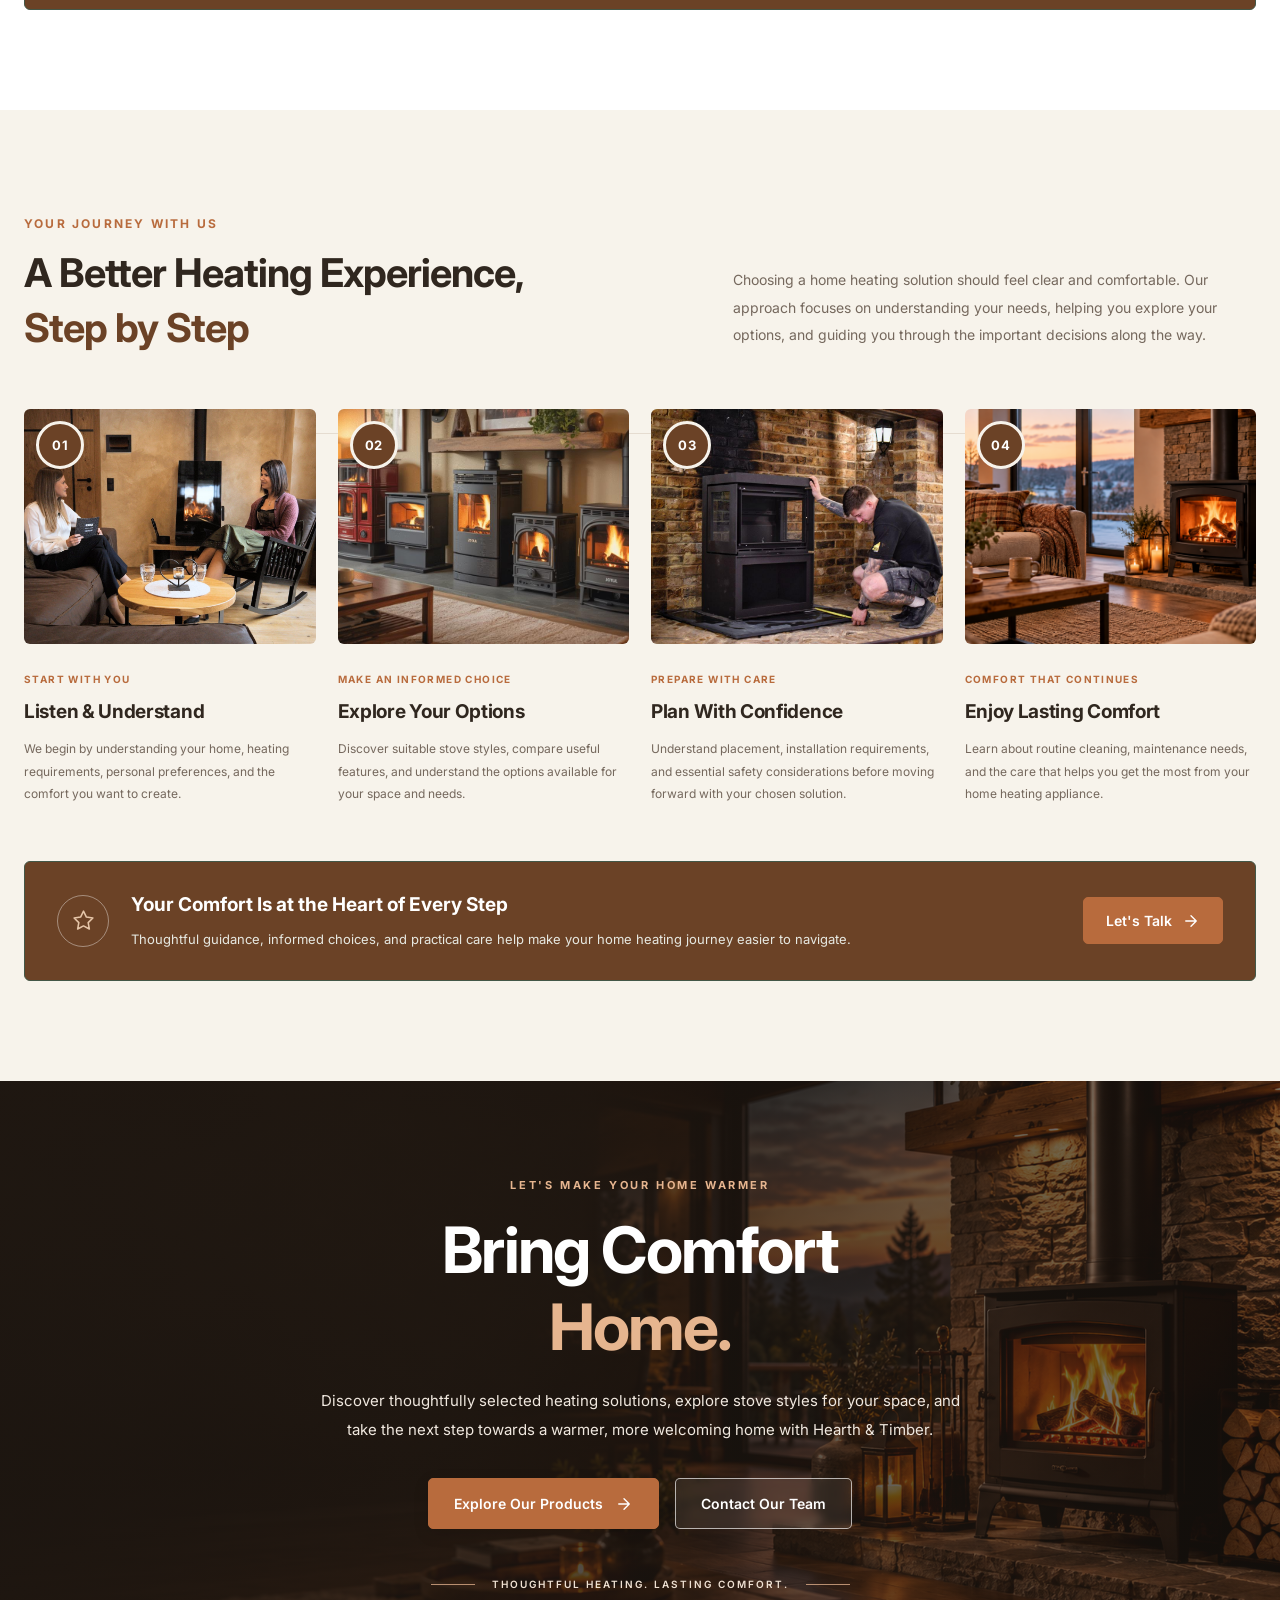
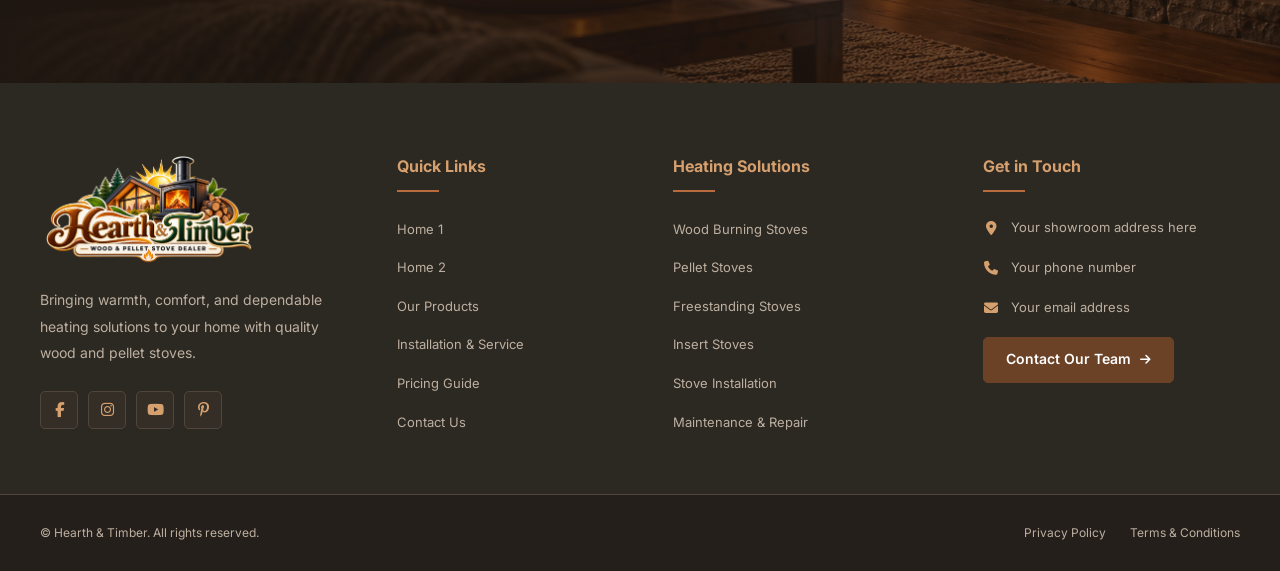
<file: about.html>
<!DOCTYPE html>
<html lang="en">
<head>
    <meta charset="UTF-8">
    <meta name="viewport" content="width=device-width, initial-scale=1.0">

    <title>Hearth & Timber | Wood & Pellet Stove Dealer</title>
     <!-- Favicon -->

  <link rel="icon" type="image/png" href="images/logo.png">


    <!-- Font Awesome Icons -->
    <link
        rel="stylesheet"
        href="https://cdnjs.cloudflare.com/ajax/libs/font-awesome/6.7.2/css/all.min.css"
    >

    <!-- Header CSS -->
    <link rel="stylesheet" href="css/style.css">
    <link rel="stylesheet" href="css/responsive.css">
</head>

<body>

    
<!-- ==========================================
     WOOD & PELLET STOVE DEALER — HEADER
=========================================== -->

<header class="ht-header" id="htHeader">
    <div class="ht-header-container">

        
<!-- ==========================================
     HEARTH & TIMBER — LOGO
=========================================== -->

<a href="index.html" class="ht-logo">
    <img
        src="images/logo.png"
        alt="Hearth & Timber — Wood & Pellet Stove Dealer"
        class="ht-logo-image"
    >
</a>


        <!-- NAVIGATION -->
        <nav class="ht-navigation" id="htNavigation">

            <!-- HOME DROPDOWN -->
            <div class="ht-nav-item ht-home-dropdown">
                <a href="#" class="ht-nav-link">
                    Home
                    <i class="fa-solid fa-chevron-down"></i>
                </a>

                <div class="ht-dropdown-menu">
                    <a href="index.html">Home 1</a>
                    <a href="home2.html">Home 2</a>
                </div>
            </div>
             <a href="about.html" class="ht-nav-link active">
                About us
            </a>

            <a href="products.html" class="ht-nav-link">
                Products
            </a>

            <a href="installation-service.html" class="ht-nav-link">
                Installation &amp; Service
            </a>

            <a href="pricing-guide.html" class="ht-nav-link">
                Pricing Guide
            </a>

            <a href="contact.html" class="ht-nav-link">
                Contact
            </a>

            <!-- MOBILE ACTIONS -->
            <div class="ht-mobile-actions">

                <button
    type="button"
    class="ht-header-icon-btn ht-rtl-toggle"
    id="htRtlToggleDesktop"
    aria-label="Toggle right-to-left layout"
    title="Toggle RTL"
    aria-pressed="false">
    <i class="fa-solid fa-arrow-right-arrow-left"></i>
</button>

                <button
                    type="button"
                    class="ht-header-icon-btn ht-theme-toggle"
                    id="htThemeToggle"
                    aria-label="Toggle dark mode"
                    title="Toggle dark mode"
                    aria-pressed="false">
                    <i class="fa-regular fa-moon"></i>
                </button>

                <a href="login.html" class="ht-login-btn">
                    Login
                </a>

            </div>
        </nav>

        <!-- DESKTOP HEADER ACTIONS -->
        <div class="ht-header-actions">

            <button
    type="button"
    class="ht-header-icon-btn ht-rtl-toggle"
    id="htRtlToggleDesktop"
    aria-label="Toggle right-to-left layout"
    title="Toggle RTL"
    aria-pressed="false">
    <i class="fa-solid fa-arrow-right-arrow-left"></i>
</button>

            <button
                type="button"
                class="ht-header-icon-btn ht-theme-toggle"
                id="htThemeToggleDesktop"
                aria-label="Toggle dark mode"
                title="Toggle dark mode"
                aria-pressed="false">
                <i class="fa-regular fa-moon"></i>
            </button>

            <a href="login.html" class="ht-login-btn">
                Login
            </a>

        </div>

        <!-- HAMBURGER -->
        <button
            type="button"
            class="ht-menu-toggle"
            id="htMenuToggle"
            aria-label="Open navigation menu"
            aria-controls="htNavigation"
            aria-expanded="false">
            <i class="fa-solid fa-bars"></i>
        </button>

    </div>
</header>


    <!-- PAGE CONTENT STARTS HERE -->

    <main class="ht-main">

<!-- =========================================
     ABOUT PAGE — HERO SECTION
========================================= -->

<section class="ht-about-hero" id="htAboutHero">

    <!-- BACKGROUND IMAGE -->
    <div class="ht-about-hero-background">
        <img
            src="images/about-hero.jpg"
            alt="Warm rustic home interior featuring a wood-burning stove"
            fetchpriority="high"
        >
    </div>

    <!-- DARK OVERLAY -->
    <div class="ht-about-hero-overlay"></div>

    <!-- HERO CONTENT -->
    <div class="ht-about-hero-container">

        <div class="ht-about-hero-content">

            <span class="ht-about-hero-eyebrow">
                THE STORY BEHIND THE WARMTH
            </span>

            <h1 class="ht-about-hero-title">
                About <span>Hearth &amp; Timber</span>
            </h1>

            <p class="ht-about-hero-description">
                Discover our passion for dependable home heating,
                thoughtfully selected stoves, and helping you create
                a warmer, more welcoming home.
            </p>

            <!-- BREADCRUMB -->
            <nav class="ht-about-hero-breadcrumb" aria-label="Breadcrumb">

                <a href="index.html">Home</a>

                <span
                    class="ht-about-hero-breadcrumb-separator"
                    aria-hidden="true"
                >/</span>

                <span
                    class="ht-about-hero-breadcrumb-current"
                    aria-current="page"
                >
                    About Us
                </span>

            </nav>

        </div>

    </div>

</section>

<!-- =========================================
     ABOUT PAGE — OUR STORY
========================================= -->

<section class="ht-about-story" id="htAboutStory">

    <div class="ht-about-story-container">

        <!-- SECTION INTRODUCTION -->
        <div class="ht-about-story-header">

            <span class="ht-about-story-eyebrow">
                THE STORY BEHIND THE WARMTH
            </span>

            <h2 class="ht-about-story-title">
                More Than Heat.
                <span>A Feeling of Home.</span>
            </h2>

            <p class="ht-about-story-intro">
                A comfortable home begins with the right warmth.
                At Hearth &amp; Timber, we believe choosing a stove
                should feel simple, personal, and reassuring.
            </p>

        </div>

        <!-- FULL-WIDTH STORY IMAGE -->
        <div class="ht-about-story-visual">

            <img
                src="images/about-our-story.jpg"
                alt="A welcoming rustic living room with a wood-burning stove"
                loading="lazy"
            >

            <div class="ht-about-story-image-overlay"></div>

            <div class="ht-about-story-image-caption">
                <span class="ht-about-story-caption-line"></span>
                <p>Thoughtfully chosen. Made for everyday comfort.</p>
            </div>

            <span class="ht-about-story-image-index" aria-hidden="true">
                OUR STORY — 01
            </span>

        </div>

        <!-- STORY CARDS -->
        <div class="ht-about-story-grid">

            <!-- CARD 1 -->
            <article class="ht-about-story-card">

                <div class="ht-about-story-card-top">
                    <span class="ht-about-story-card-label">
                        01 / OUR BEGINNING
                    </span>

                    <span class="ht-about-story-card-icon" aria-hidden="true">
                        <svg
                            viewBox="0 0 48 48"
                            fill="none"
                            xmlns="http://www.w3.org/2000/svg"
                        >
                            <path
                                d="M24 5C19 13 12 19 12 28C12 35 17.4 41 24 41C30.6 41 36 35 36 28C36 21 30 15 24 5Z"
                                stroke="currentColor"
                                stroke-width="1.7"
                                stroke-linecap="round"
                                stroke-linejoin="round"
                            />
                            <path
                                d="M24 22C21 26 20 28 20 31C20 33.5 21.8 35.5 24 35.5C26.2 35.5 28 33.5 28 31C28 27.5 26 25 24 22Z"
                                stroke="currentColor"
                                stroke-width="1.7"
                                stroke-linecap="round"
                                stroke-linejoin="round"
                            />
                        </svg>
                    </span>
                </div>

                <h3 class="ht-about-story-card-title">
                    A Warmer Kind of Home
                </h3>

                <p class="ht-about-story-card-description">
                    We appreciate the little things that make a house
                    feel like home: a welcoming room, a peaceful evening,
                    and the comfort of reliable warmth. That belief shapes
                    the way we approach home-heating solutions.
                </p>

                <div class="ht-about-story-card-bottom">
                    <span class="ht-about-story-card-accent"></span>
                    <span class="ht-about-story-card-note">
                        COMFORT STARTS HERE
                    </span>
                </div>

            </article>

            <!-- CARD 2 -->
            <article class="ht-about-story-card ht-about-story-card-secondary">

                <div class="ht-about-story-card-top">
                    <span class="ht-about-story-card-label">
                        02 / OUR APPROACH
                    </span>

                    <span class="ht-about-story-card-icon" aria-hidden="true">
                        <svg
                            viewBox="0 0 48 48"
                            fill="none"
                            xmlns="http://www.w3.org/2000/svg"
                        >
                            <path
                                d="M24 5L39 11V22C39 31 32.7 38.2 24 43C15.3 38.2 9 31 9 22V11L24 5Z"
                                stroke="currentColor"
                                stroke-width="1.7"
                                stroke-linecap="round"
                                stroke-linejoin="round"
                            />
                            <path
                                d="M17 24L22 29L32 18"
                                stroke="currentColor"
                                stroke-width="1.7"
                                stroke-linecap="round"
                                stroke-linejoin="round"
                            />
                        </svg>
                    </span>
                </div>

                <h3 class="ht-about-story-card-title">
                    Guidance You Can Trust
                </h3>

                <p class="ht-about-story-card-description">
                    Choosing the right stove involves more than
                    appearance. We aim to make the process clearer
                    with practical product guidance, installation
                    considerations, and ongoing care support.
                </p>

                <div class="ht-about-story-card-bottom">
                    <span class="ht-about-story-card-accent"></span>
                    <span class="ht-about-story-card-note">
                        SUPPORT AT EVERY STEP
                    </span>
                </div>

            </article>

        </div>

        <!-- CLOSING STATEMENT -->
        <div class="ht-about-story-closing">

            <span class="ht-about-story-closing-icon" aria-hidden="true">
                <svg
                    viewBox="0 0 48 48"
                    fill="none"
                    xmlns="http://www.w3.org/2000/svg"
                >
                    <path
                        d="M24 5C19 13 12 19 12 28C12 35 17.4 41 24 41C30.6 41 36 35 36 28C36 21 30 15 24 5Z"
                        stroke="currentColor"
                        stroke-width="1.7"
                        stroke-linecap="round"
                        stroke-linejoin="round"
                    />
                </svg>
            </span>

            <div class="ht-about-story-closing-content">
                <span class="ht-about-story-closing-eyebrow">
                    THE HEARTH &amp; TIMBER APPROACH
                </span>

                <h3 class="ht-about-story-closing-title">
                    Made for Warmth.
                    <span>Built Around Care.</span>
                </h3>
            </div>

            <p class="ht-about-story-closing-description">
                From exploring your options to understanding ongoing
                maintenance, our focus is on helping you make informed
                decisions for your home.
            </p>

        </div>

    </div>

</section>

<!-- =========================================
     ABOUT PAGE — OUR HISTORY TIMELINE
========================================= -->

<section class="ht-about-history" id="htAboutHistory">
    <div class="ht-about-history-container">

        <div class="ht-about-history-header">
            <span class="ht-about-history-eyebrow">
                OUR HISTORY
            </span>

            <h2 class="ht-about-history-title">
                A Journey Built on
                <span>Warmth &amp; Trust</span>
            </h2>

            <p class="ht-about-history-intro">
                From our beginnings to the service we provide today,
                discover the milestones behind the Hearth &amp; Timber journey.
            </p>
        </div>

        <div class="ht-about-history-timeline">

            <!-- MILESTONE 01 -->
            <article class="ht-about-history-item">
                <div class="ht-about-history-year">2020</div>

                <div class="ht-about-history-dot"></div>

                <div class="ht-about-history-card">
                    <span class="ht-about-history-label">THE BEGINNING</span>
                    <h3>Where Our Story Started</h3>
                    <p>
                        Hearth &amp; Timber began with a simple vision:
                        to help people create warmer, more comfortable
                        homes through thoughtful heating solutions.
                    </p>
                </div>
            </article>

            <!-- MILESTONE 02 -->
            <article class="ht-about-history-item">
                <div class="ht-about-history-year">2022</div>

                <div class="ht-about-history-dot"></div>

                <div class="ht-about-history-card">
                    <span class="ht-about-history-label">OUR GROWTH</span>
                    <h3>Expanding Our Heating Solutions</h3>
                    <p>
                        Our focus grew to include a wider understanding
                        of wood-burning stoves, pellet stoves, and the
                        different needs of modern homes.
                    </p>
                </div>
            </article>

            <!-- MILESTONE 03 -->
            <article class="ht-about-history-item">
                <div class="ht-about-history-year">2024</div>

                <div class="ht-about-history-dot"></div>

                <div class="ht-about-history-card">
                    <span class="ht-about-history-label">BETTER CUSTOMER SUPPORT</span>
                    <h3>Guidance Beyond the Product</h3>
                    <p>
                        We strengthened our customer-focused approach
                        with clearer product guidance, installation
                        planning, and ongoing maintenance information.
                    </p>
                </div>
            </article>

            <!-- MILESTONE 04 -->
            <article class="ht-about-history-item">
                <div class="ht-about-history-year">Today</div>

                <div class="ht-about-history-dot"></div>

                <div class="ht-about-history-card">
                    <span class="ht-about-history-label">LOOKING AHEAD</span>
                    <h3>Continuing Our Journey</h3>
                    <p>
                        Today, we remain focused on helping customers
                        explore suitable heating options, make informed
                        decisions, and enjoy lasting home comfort.
                    </p>
                </div>
            </article>

        </div>

        <div class="ht-about-history-footer">
            <span class="ht-about-history-footer-line"></span>
            <p>Our journey continues — one home at a time.</p>
            <span class="ht-about-history-footer-line"></span>
        </div>

    </div>
</section>

<!-- =========================================
     ABOUT PAGE — MISSION & VALUES
========================================= -->

<section class="ht-about-values" id="htAboutValues">

    <div class="ht-about-values-container">

        <!-- MISSION BANNER -->
        <div class="ht-about-values-mission">

            <div class="ht-about-values-mission-content">

                <span class="ht-about-values-eyebrow">
                    WHAT GUIDES US
                </span>

                <h2 class="ht-about-values-mission-title">
                    Our Mission Is to Bring
                    <span>Comfort Home.</span>
                </h2>

                <p class="ht-about-values-mission-description">
                    We aim to make home heating easier to understand
                    through thoughtful product guidance, practical
                    installation support, and dependable aftercare.
                    Every home deserves a heating solution chosen
                    with care.
                </p>

            </div>

            <div class="ht-about-values-mission-mark" aria-hidden="true">
                <svg
                    viewBox="0 0 120 120"
                    fill="none"
                    xmlns="http://www.w3.org/2000/svg"
                >
                    <path
                        d="M60 12C45 33 28 48 28 70C28 88 42 103 60 103C78 103 92 88 92 70C92 48 75 33 60 12Z"
                        stroke="currentColor"
                        stroke-width="2"
                        stroke-linecap="round"
                        stroke-linejoin="round"
                    />
                    <path
                        d="M60 49C52 60 48 66 48 75C48 82 53 88 60 88C67 88 72 82 72 75C72 66 68 60 60 49Z"
                        stroke="currentColor"
                        stroke-width="2"
                        stroke-linecap="round"
                        stroke-linejoin="round"
                    />
                </svg>
            </div>

            <span class="ht-about-values-mission-index" aria-hidden="true">
                OUR PURPOSE — 01
            </span>

        </div>

        <!-- VALUES SECTION HEADER -->
        <div class="ht-about-values-header">

            <div class="ht-about-values-header-copy">

                <span class="ht-about-values-eyebrow">
                    THE PRINCIPLES WE LIVE BY
                </span>

                <h2 class="ht-about-values-title">
                    The Values Behind
                    <span>Everything We Do</span>
                </h2>

            </div>

            <p class="ht-about-values-intro">
                From the products we recommend to the support we provide,
                these principles shape how we help customers make
                confident home-heating decisions.
            </p>

        </div>

        <!-- VALUES GRID -->
        <div class="ht-about-values-grid">

            <!-- VALUE 1 -->
            <article class="ht-about-values-card">

                <div class="ht-about-values-card-top">
                    <span class="ht-about-values-number">01</span>

                    <span class="ht-about-values-icon" aria-hidden="true">
                        <svg viewBox="0 0 48 48" fill="none"
                             xmlns="http://www.w3.org/2000/svg">
                            <path
                                d="M24 5L39 11V22C39 31 32.7 38.2 24 43C15.3 38.2 9 31 9 22V11L24 5Z"
                                stroke="currentColor"
                                stroke-width="1.7"
                                stroke-linecap="round"
                                stroke-linejoin="round"
                            />
                            <path
                                d="M17 24L22 29L32 18"
                                stroke="currentColor"
                                stroke-width="1.7"
                                stroke-linecap="round"
                                stroke-linejoin="round"
                            />
                        </svg>
                    </span>
                </div>

                <h3 class="ht-about-values-card-title">
                    Safety First
                </h3>

                <p class="ht-about-values-card-description">
                    We encourage safe stove selection, proper installation
                    planning, and regular maintenance to support
                    responsible home heating.
                </p>

                <span class="ht-about-values-card-line"></span>

            </article>

            <!-- VALUE 2 -->
            <article class="ht-about-values-card">

                <div class="ht-about-values-card-top">
                    <span class="ht-about-values-number">02</span>

                    <span class="ht-about-values-icon" aria-hidden="true">
                        <svg viewBox="0 0 48 48" fill="none"
                             xmlns="http://www.w3.org/2000/svg">
                            <path
                                d="M8 37H40"
                                stroke="currentColor"
                                stroke-width="1.7"
                                stroke-linecap="round"
                            />
                            <path
                                d="M12 37V20L24 10L36 20V37"
                                stroke="currentColor"
                                stroke-width="1.7"
                                stroke-linecap="round"
                                stroke-linejoin="round"
                            />
                            <path
                                d="M20 37V27H28V37"
                                stroke="currentColor"
                                stroke-width="1.7"
                                stroke-linecap="round"
                                stroke-linejoin="round"
                            />
                        </svg>
                    </span>
                </div>

                <h3 class="ht-about-values-card-title">
                    Quality &amp; Craftsmanship
                </h3>

                <p class="ht-about-values-card-description">
                    We value carefully selected heating products,
                    practical design, and dependable performance
                    suited to everyday living.
                </p>

                <span class="ht-about-values-card-line"></span>

            </article>

            <!-- VALUE 3 -->
            <article class="ht-about-values-card">

                <div class="ht-about-values-card-top">
                    <span class="ht-about-values-number">03</span>

                    <span class="ht-about-values-icon" aria-hidden="true">
                        <svg viewBox="0 0 48 48" fill="none"
                             xmlns="http://www.w3.org/2000/svg">
                            <path
                                d="M8 12H40V34H27L18 41V34H8V12Z"
                                stroke="currentColor"
                                stroke-width="1.7"
                                stroke-linecap="round"
                                stroke-linejoin="round"
                            />
                            <path
                                d="M15 20H33M15 26H28"
                                stroke="currentColor"
                                stroke-width="1.7"
                                stroke-linecap="round"
                            />
                        </svg>
                    </span>
                </div>

                <h3 class="ht-about-values-card-title">
                    Honest Guidance
                </h3>

                <p class="ht-about-values-card-description">
                    We believe customers should receive clear information
                    about stove options, heating requirements, and
                installation considerations.
                </p>

                <span class="ht-about-values-card-line"></span>

            </article>

            <!-- VALUE 4 -->
            <article class="ht-about-values-card">

                <div class="ht-about-values-card-top">
                    <span class="ht-about-values-number">04</span>

                    <span class="ht-about-values-icon" aria-hidden="true">
                        <svg viewBox="0 0 48 48" fill="none"
                             xmlns="http://www.w3.org/2000/svg">
                            <path
                                d="M24 7V41"
                                stroke="currentColor"
                                stroke-width="1.7"
                                stroke-linecap="round"
                            />
                            <path
                                d="M10 15H38M10 33H38"
                                stroke="currentColor"
                                stroke-width="1.7"
                                stroke-linecap="round"
                            />
                            <path
                                d="M24 7L18 13M24 7L30 13M24 41L18 35M24 41L30 35"
                                stroke="currentColor"
                                stroke-width="1.7"
                                stroke-linecap="round"
                                stroke-linejoin="round"
                            />
                        </svg>
                    </span>
                </div>

                <h3 class="ht-about-values-card-title">
                    Lasting Support
                </h3>

                <p class="ht-about-values-card-description">
                    Our approach extends beyond choosing a stove,
                    with maintenance guidance and service support
                    to help customer care their heating systems.
                </p>

                <span class="ht-about-values-card-line"></span>

            </article>

        </div>

    </div>

</section>

<!-- =========================================
     ABOUT PAGE — WHY CHOOSE US
========================================= -->

<section class="ht-about-choose" id="htAboutChoose">

    <div class="ht-about-choose-container">

        <!-- MAIN CONTENT -->
        <div class="ht-about-choose-layout">

            <!-- LEFT: IMAGE -->
            <div class="ht-about-choose-visual">

                <div class="ht-about-choose-image">
                    <img
                        src="images/about-why-choose.jpg"
                        alt="Wood-burning stove in a thoughtfully designed rustic living room"
                        loading="lazy"
                    >
                </div>

                <!-- IMAGE LABEL -->
                <div class="ht-about-choose-image-label">
                    <span class="ht-about-choose-label-icon" aria-hidden="true">
                        <svg viewBox="0 0 48 48" fill="none"
                             xmlns="http://www.w3.org/2000/svg">
                            <path
                                d="M24 5C19 13 12 19 12 28C12 35 17.4 41 24 41C30.6 41 36 35 36 28C36 21 30 15 24 5Z"
                                stroke="currentColor"
                                stroke-width="1.7"
                                stroke-linecap="round"
                                stroke-linejoin="round"
                            />
                            <path
                                d="M24 22C21 26 20 28 20 31C20 33.5 21.8 35.5 24 35.5C26.2 35.5 28 33.5 28 31C28 27.5 26 25 24 22Z"
                                stroke="currentColor"
                                stroke-width="1.7"
                                stroke-linecap="round"
                                stroke-linejoin="round"
                            />
                        </svg>
                    </span>

                    <div class="ht-about-choose-label-copy">
                        <span class="ht-about-choose-label-title">
                            Comfort Begins Here
                        </span>

                        <span class="ht-about-choose-label-description">
                            Heating solutions with care
                        </span>
                    </div>
                </div>

                <span class="ht-about-choose-image-index" aria-hidden="true">
                    HEARTH &amp; TIMBER
                </span>

            </div>

            <!-- RIGHT: CONTENT -->
            <div class="ht-about-choose-content">

                <span class="ht-about-choose-eyebrow">
                    THE DIFFERENCE IS IN THE DETAILS
                </span>

                <h2 class="ht-about-choose-title">
                    Why Choose
                    <span>Hearth &amp; Timber?</span>
                </h2>

                <p class="ht-about-choose-intro">
                    Choosing a stove is an important decision for your
                    home. We focus on clear guidance, carefully considered
                    options, and support that helps you make an informed
                    choice at every stage.
                </p>

                <!-- BENEFITS LIST -->
                <div class="ht-about-choose-benefits">

                    <!-- BENEFIT 1 -->
                    <article class="ht-about-choose-benefit">

                        <span class="ht-about-choose-benefit-number">
                            01
                        </span>

                        <div class="ht-about-choose-benefit-content">
                            <h3 class="ht-about-choose-benefit-title">
                                Personalised Product Guidance
                            </h3>

                            <p class="ht-about-choose-benefit-description">
                                Explore wood and pellet stove options
                                with guidance tailored to your space
                                and heating requirements.
                            </p>
                        </div>

                    </article>

                    <!-- BENEFIT 2 -->
                    <article class="ht-about-choose-benefit">

                        <span class="ht-about-choose-benefit-number">
                            02
                        </span>

                        <div class="ht-about-choose-benefit-content">
                            <h3 class="ht-about-choose-benefit-title">
                                Carefully Considered Options
                            </h3>

                            <p class="ht-about-choose-benefit-description">
                                Compare styles, features, fuel types,
                                and relevant efficiency information
                                before making your decision.
                            </p>
                        </div>

                    </article>

                    <!-- BENEFIT 3 -->
                    <article class="ht-about-choose-benefit">

                        <span class="ht-about-choose-benefit-number">
                            03
                        </span>

                        <div class="ht-about-choose-benefit-content">
                            <h3 class="ht-about-choose-benefit-title">
                                Installation &amp; Safety Guidance
                            </h3>

                            <p class="ht-about-choose-benefit-description">
                                Understand installation planning,
                                ventilation, clearances, and the
                                importance of professional assessment.
                            </p>
                        </div>

                    </article>

                    <!-- BENEFIT 4 -->
                    <article class="ht-about-choose-benefit">

                        <span class="ht-about-choose-benefit-number">
                            04
                        </span>

                        <div class="ht-about-choose-benefit-content">
                            <h3 class="ht-about-choose-benefit-title">
                                Ongoing Care &amp; Support
                            </h3>

                            <p class="ht-about-choose-benefit-description">
                                Get practical information about routine
                                maintenance, servicing, and responsible
                                stove care.
                            </p>
                        </div>

                    </article>

                </div>

                <!-- CTA -->
                <div class="ht-about-choose-actions">

                    <a
                        href="products.html"
                        class="ht-about-choose-btn ht-about-choose-btn-primary"
                    >
                        Explore Our Stoves
                        <span aria-hidden="true">&rarr;</span>
                    </a>

                    <a
                        href="contact.html"
                        class="ht-about-choose-text-link"
                    >
                        Talk to Our Team
                    </a>

                </div>

            </div>

        </div>

        <!-- BOTTOM INFORMATION STRIP -->
        <div class="ht-about-choose-strip">

            <div class="ht-about-choose-strip-item">
                <span class="ht-about-choose-strip-number">01</span>

                <div class="ht-about-choose-strip-copy">
                    <h3>Product Selection</h3>
                    <p>Options for different homes</p>
                </div>
            </div>

            <span class="ht-about-choose-strip-divider"
                  aria-hidden="true"></span>

            <div class="ht-about-choose-strip-item">
                <span class="ht-about-choose-strip-number">02</span>

                <div class="ht-about-choose-strip-copy">
                    <h3>Expert Guidance</h3>
                    <p>Clear and practical information</p>
                </div>
            </div>

            <span class="ht-about-choose-strip-divider"
                  aria-hidden="true"></span>

            <div class="ht-about-choose-strip-item">
                <span class="ht-about-choose-strip-number">03</span>

                <div class="ht-about-choose-strip-copy">
                    <h3>Ongoing Care</h3>
                    <p>Support for stove maintenance</p>
                </div>
            </div>

        </div>

    </div>

</section>
<!-- ==========================================
     ABOUT SECTION 5 — OUR EXPERTISE
========================================== -->

<section class="ht-about-expertise" id="htAboutExpertise">

    <div class="ht-about-expertise-container">

        <!-- SECTION HEADER -->
        <div class="ht-about-expertise-header">

            <span class="ht-about-expertise-eyebrow">
                KNOW-HOW YOU CAN RELY ON
            </span>

            <h2 class="ht-about-expertise-title">
                Expertise That Brings
                <span>Comfort Home</span>
            </h2>

            <p class="ht-about-expertise-description">
                Choosing and caring for a home heating solution involves more
                than finding the right stove. We help you explore your options,
                understand important considerations, and plan for lasting comfort.
            </p>

        </div>


        <!-- EXPERTISE CARDS -->
        <div class="ht-about-expertise-grid">

            <!-- CARD 1: STOVE SELECTION -->
            <article class="ht-about-expertise-card">

                <div class="ht-about-expertise-image-wrap">

                    <img
                        src="images/about-expertise-stove-selection.jpg"
                        alt="Wood-burning stove creating a warm atmosphere in a rustic living room"
                        class="ht-about-expertise-image"
                        loading="lazy"
                    >

                    <span class="ht-about-expertise-number">01</span>

                </div>

                <div class="ht-about-expertise-card-content">

                    <span class="ht-about-expertise-card-label">
                        FIND YOUR FIT
                    </span>

                    <h3 class="ht-about-expertise-card-title">
                        Stove Selection &amp; Guidance
                    </h3>

                    <p class="ht-about-expertise-card-description">
                        Explore wood-burning stoves, pellet stoves, and fireplace
                        inserts with guidance on heating needs, room requirements,
                        and product features.
                    </p>

                    <a
                        href="products.html"
                        class="ht-about-expertise-link"
                        aria-label="Explore our stove products"
                    >
                        Explore Our Products

                        <svg
                            viewBox="0 0 24 24"
                            fill="none"
                            aria-hidden="true"
                        >
                            <path
                                d="M5 12H19M12 5L19 12L12 19"
                                stroke="currentColor"
                                stroke-width="1.8"
                                stroke-linecap="round"
                                stroke-linejoin="round"
                            />
                        </svg>

                    </a>

                </div>

            </article>


            <!-- CARD 2: INSTALLATION -->
            <article class="ht-about-expertise-card">

                <div class="ht-about-expertise-image-wrap">

                    <img
                        src="images/about-expertise-installation.jpg"
                        alt="Professional technician working on a wood-burning stove installation"
                        class="ht-about-expertise-image"
                        loading="lazy"
                    >

                    <span class="ht-about-expertise-number">02</span>

                </div>

                <div class="ht-about-expertise-card-content">

                    <span class="ht-about-expertise-card-label">
                        PLAN WITH CONFIDENCE
                    </span>

                    <h3 class="ht-about-expertise-card-title">
                        Installation Planning &amp; Safety
                    </h3>

                    <p class="ht-about-expertise-card-description">
                        Understand stove placement, ventilation, flue and chimney
                        considerations, and the importance of following 
                        installation and safety requirements.
                    </p>

                    <a
                        href="installation-service.html"
                        class="ht-about-expertise-link"
                        aria-label="Explore installation and service"
                    >
                        Installation &amp; Service

                        <svg
                            viewBox="0 0 24 24"
                            fill="none"
                            aria-hidden="true"
                        >
                            <path
                                d="M5 12H19M12 5L19 12L12 19"
                                stroke="currentColor"
                                stroke-width="1.8"
                                stroke-linecap="round"
                                stroke-linejoin="round"
                            />
                        </svg>

                    </a>

                </div>

            </article>


            <!-- CARD 3: MAINTENANCE -->
            <article class="ht-about-expertise-card">

                <div class="ht-about-expertise-image-wrap">

                    <img
                        src="images/about-expertise-maintenance.jpg"
                        alt="Pellet stove being inspected and maintained"
                        class="ht-about-expertise-image"
                        loading="lazy"
                    >

                    <span class="ht-about-expertise-number">03</span>

                </div>

                <div class="ht-about-expertise-card-content">

                    <span class="ht-about-expertise-card-label">
                        CARE THAT LASTS
                    </span>

                    <h3 class="ht-about-expertise-card-title">
                        Maintenance &amp; Aftercare
                    </h3>

                    <p class="ht-about-expertise-card-description">
                        Learn about routine cleaning, regular inspections,
                        servicing needs, and practical care that helps keep
                        your heating appliance operating as intended.
                    </p>

                    <a
                        href="contact.html"
                        class="ht-about-expertise-link"
                        aria-label="Contact us for maintenance and aftercare information"
                    >
                        Talk to Our Team

                        <svg
                            viewBox="0 0 24 24"
                            fill="none"
                            aria-hidden="true"
                        >
                            <path
                                d="M5 12H19M12 5L19 12L12 19"
                                stroke="currentColor"
                                stroke-width="1.8"
                                stroke-linecap="round"
                                stroke-linejoin="round"
                            />
                        </svg>

                    </a>

                </div>

            </article>

        </div>


        <!-- BOTTOM TRUST STRIP -->
        <div class="ht-about-expertise-bottom">

            <div class="ht-about-expertise-bottom-icon">

                <svg
                    viewBox="0 0 24 24"
                    fill="none"
                    aria-hidden="true"
                >
                    <path
                        d="M12 3L19 6V11.5C19 16 16 19.5 12 21C8 19.5 5 16 5 11.5V6L12 3Z"
                        stroke="currentColor"
                        stroke-width="1.7"
                        stroke-linecap="round"
                        stroke-linejoin="round"
                    />
                    <path
                        d="M9 12L11 14L15 10"
                        stroke="currentColor"
                        stroke-width="1.7"
                        stroke-linecap="round"
                        stroke-linejoin="round"
                    />
                </svg>

            </div>

            <div class="ht-about-expertise-bottom-content">

                <h3 class="ht-about-expertise-bottom-title">
                    The Right Guidance at Every Step
                </h3>

                <p class="ht-about-expertise-bottom-description">
                    From exploring your options to understanding ongoing care,
                    we help make your home heating journey clearer and easier.
                </p>

            </div>

            <a
                href="contact.html"
                class="ht-about-expertise-bottom-button"
            >
                Get in Touch
            </a>

        </div>

    </div>

</section>

<!-- END ABOUT SECTION 5 — OUR EXPERTISE -->
 <!-- ==========================================
     ABOUT SECTION 6 — MEET OUR TEAM
========================================== -->

<section class="ht-about-team" id="htAboutTeam">

    <div class="ht-about-team-container">

        <!-- SECTION HEADER -->
        <div class="ht-about-team-header">

            <span class="ht-about-team-eyebrow">
                THE PEOPLE BEHIND THE WARMTH
            </span>

            <h2 class="ht-about-team-title">
                Meet the People Who
                <span>Put Comfort First</span>
            </h2>

            <p class="ht-about-team-description">
                Behind every great home heating experience is a team ready to
                listen, guide, and support you. Get to know the key areas of
                expertise that help make your journey easier.
            </p>

        </div>


        <!-- TEAM GRID -->
        <div class="ht-about-team-grid">

            <!-- TEAM CARD 1 -->
            <article class="ht-about-team-card">

                <div class="ht-about-team-image-wrap">

                    <img
                        src="images/team-heating-specialist.jpg"
                        alt="Heating specialist in a welcoming stove showroom"
                        class="ht-about-team-image"
                        loading="lazy"
                    >

                    <span class="ht-about-team-number">01</span>

                    <div class="ht-about-team-image-overlay"></div>

                </div>

                <div class="ht-about-team-card-content">

                    <span class="ht-about-team-role">
                        PRODUCT GUIDANCE
                    </span>

                    <h3 class="ht-about-team-name">
                        Heating Specialist
                    </h3>

                    <p class="ht-about-team-description">
                        Helping you explore stove options, understand heating
                        requirements, and find products suited to your home
                        and lifestyle.
                    </p>

                    <a
                        href="products.html"
                        class="ht-about-team-link"
                        aria-label="Explore products with guidance from our heating team"
                    >
                        Explore Our Products

                        <svg
                            viewBox="0 0 24 24"
                            fill="none"
                            aria-hidden="true"
                        >
                            <path
                                d="M5 12H19M12 5L19 12L12 19"
                                stroke="currentColor"
                                stroke-width="1.8"
                                stroke-linecap="round"
                                stroke-linejoin="round"
                            />
                        </svg>

                    </a>

                </div>

            </article>


            <!-- TEAM CARD 2 -->
            <article class="ht-about-team-card">

                <div class="ht-about-team-image-wrap">

                    <img
                        src="images/team-installation-expert.jpg"
                        alt="Installation professional preparing a residential stove installation"
                        class="ht-about-team-image"
                        loading="lazy"
                    >

                    <span class="ht-about-team-number">02</span>

                    <div class="ht-about-team-image-overlay"></div>

                </div>

                <div class="ht-about-team-card-content">

                    <span class="ht-about-team-role">
                        INSTALLATION SUPPORT
                    </span>

                    <h3 class="ht-about-team-name">
                        Installation Support
                    </h3>

                    <p class="ht-about-team-description">
                        Helping you understand installation planning, important
                        safety considerations, and the next steps towards a
                        comfortable home.
                    </p>

                    <a
                        href="installation-service.html"
                        class="ht-about-team-link"
                        aria-label="Learn about installation and service"
                    >
                        View Our Services

                        <svg
                            viewBox="0 0 24 24"
                            fill="none"
                            aria-hidden="true"
                        >
                            <path
                                d="M5 12H19M12 5L19 12L12 19"
                                stroke="currentColor"
                                stroke-width="1.8"
                                stroke-linecap="round"
                                stroke-linejoin="round"
                            />
                        </svg>

                    </a>

                </div>

            </article>


            <!-- TEAM CARD 3 -->
            <article class="ht-about-team-card">

                <div class="ht-about-team-image-wrap">

                    <img
                        src="images/team-service-specialist.jpg"
                        alt="Customer care professional ready to assist with stove enquiries"
                        class="ht-about-team-image"
                        loading="lazy"
                    >

                    <span class="ht-about-team-number">03</span>

                    <div class="ht-about-team-image-overlay"></div>

                </div>

                <div class="ht-about-team-card-content">

                    <span class="ht-about-team-role">
                        CUSTOMER CARE
                    </span>

                    <h3 class="ht-about-team-name">
                        Customer Care
                    </h3>

                    <p class="ht-about-team-description">
                        Providing a helpful point of contact for product enquiries,
                        aftercare information, and questions throughout your
                        home heating journey.
                    </p>

                    <a
                        href="contact.html"
                        class="ht-about-team-link"
                        aria-label="Contact our customer care team"
                    >
                        Talk to Our Team

                        <svg
                            viewBox="0 0 24 24"
                            fill="none"
                            aria-hidden="true"
                        >
                            <path
                                d="M5 12H19M12 5L19 12L12 19"
                                stroke="currentColor"
                                stroke-width="1.8"
                                stroke-linecap="round"
                                stroke-linejoin="round"
                            />
                        </svg>

                    </a>

                </div>

            </article>

        </div>


        <!-- TEAM CONTACT STRIP -->
        <div class="ht-about-team-bottom">

            <div class="ht-about-team-bottom-content">

                <span class="ht-about-team-bottom-eyebrow">
                    HERE WHEN YOU NEED US
                </span>

                <h3 class="ht-about-team-bottom-title">
                    Have a Question About Your Heating Needs?
                </h3>

                <p class="ht-about-team-bottom-description">
                    We’re here to help you explore your options and take the
                    next step towards a warmer, more comfortable home.
                </p>

            </div>

            <a
                href="contact.html"
                class="ht-about-team-bottom-button"
            >
                Contact Our Team

                <svg
                    viewBox="0 0 24 24"
                    fill="none"
                    aria-hidden="true"
                >
                    <path
                        d="M5 12H19M12 5L19 12L12 19"
                        stroke="currentColor"
                        stroke-width="1.8"
                        stroke-linecap="round"
                        stroke-linejoin="round"
                    />
                </svg>

            </a>

        </div>

    </div>

</section>

<!-- END ABOUT SECTION 6 — MEET OUR TEAM -->
 <!-- ==========================================
     ABOUT SECTION 7 — CUSTOMER EXPERIENCE
========================================== -->

<section class="ht-about-experience" id="htAboutExperience">

    <div class="ht-about-experience-container">

        <!-- SECTION HEADER -->
        <div class="ht-about-experience-header">

            <div class="ht-about-experience-heading-content">

                <span class="ht-about-experience-eyebrow">
                    YOUR JOURNEY WITH US
                </span>

                <h2 class="ht-about-experience-title">
                    A Better Heating Experience,
                    <span>Step by Step</span>
                </h2>

            </div>

            <p class="ht-about-experience-intro">
                Choosing a home heating solution should feel clear and
                comfortable. Our approach focuses on understanding your needs,
                helping you explore your options, and guiding you through
                the important decisions along the way.
            </p>

        </div>


        <!-- CUSTOMER JOURNEY -->
        <div class="ht-about-experience-journey">

            <!-- STEP 1 -->
            <article class="ht-about-experience-step">

                <div class="ht-about-experience-step-visual">

                    <img
                        src="images/about-experience-listen.jpg"
                        alt="Homeowner discussing heating preferences with an advisor"
                        class="ht-about-experience-step-image"
                        loading="lazy"
                    >

                    <span class="ht-about-experience-step-number">01</span>

                </div>

                <div class="ht-about-experience-step-content">

                    <span class="ht-about-experience-step-label">
                        START WITH YOU
                    </span>

                    <h3 class="ht-about-experience-step-title">
                        Listen &amp; Understand
                    </h3>

                    <p class="ht-about-experience-step-description">
                        We begin by understanding your home, heating
                        requirements, personal preferences, and the
                        comfort you want to create.
                    </p>

                </div>

            </article>


            <!-- STEP 2 -->
            <article class="ht-about-experience-step">

                <div class="ht-about-experience-step-visual">

                    <img
                        src="images/about-experience-options.jpg"
                        alt="Wood-burning and pellet stoves displayed in a showroom"
                        class="ht-about-experience-step-image"
                        loading="lazy"
                    >

                    <span class="ht-about-experience-step-number">02</span>

                </div>

                <div class="ht-about-experience-step-content">

                    <span class="ht-about-experience-step-label">
                        MAKE AN INFORMED CHOICE
                    </span>

                    <h3 class="ht-about-experience-step-title">
                        Explore Your Options
                    </h3>

                    <p class="ht-about-experience-step-description">
                        Discover suitable stove styles, compare useful
                        features, and understand the options available
                        for your space and needs.
                    </p>

                </div>

            </article>


            <!-- STEP 3 -->
            <article class="ht-about-experience-step">

                <div class="ht-about-experience-step-visual">

                    <img
                        src="images/about-experience-planning.jpg"
                        alt="Wood-burning stove professionally installed in a welcoming living room"
                        class="ht-about-experience-step-image"
                        loading="lazy"
                    >

                    <span class="ht-about-experience-step-number">03</span>

                </div>

                <div class="ht-about-experience-step-content">

                    <span class="ht-about-experience-step-label">
                        PREPARE WITH CARE
                    </span>

                    <h3 class="ht-about-experience-step-title">
                        Plan With Confidence
                    </h3>

                    <p class="ht-about-experience-step-description">
                        Understand placement, installation requirements,
                        and essential safety considerations before
                        moving forward with your chosen solution.
                    </p>

                </div>

            </article>


            <!-- STEP 4 -->
            <article class="ht-about-experience-step">

                <div class="ht-about-experience-step-visual">

                    <img
                        src="images/about-experience-comfort.jpg"
                        alt="Comfortable rustic living room with a gently glowing wood-burning stove"
                        class="ht-about-experience-step-image"
                        loading="lazy"
                    >

                    <span class="ht-about-experience-step-number">04</span>

                </div>

                <div class="ht-about-experience-step-content">

                    <span class="ht-about-experience-step-label">
                        COMFORT THAT CONTINUES
                    </span>

                    <h3 class="ht-about-experience-step-title">
                        Enjoy Lasting Comfort
                    </h3>

                    <p class="ht-about-experience-step-description">
                        Learn about routine cleaning, maintenance needs,
                        and the care that helps you get the most from
                        your home heating appliance.
                    </p>

                </div>

            </article>

        </div>


        <!-- EXPERIENCE CLOSING MESSAGE -->
        <div class="ht-about-experience-closing">

            <div class="ht-about-experience-closing-mark" aria-hidden="true">
                <svg
                    viewBox="0 0 24 24"
                    fill="none"
                    aria-hidden="true"
                >
                    <path
                        d="M12 3L14.8 8.7L21 9.6L16.5 14L17.6 20.2L12 17.2L6.4 20.2L7.5 14L3 9.6L9.2 8.7L12 3Z"
                        stroke="currentColor"
                        stroke-width="1.5"
                        stroke-linecap="round"
                        stroke-linejoin="round"
                    />
                </svg>
            </div>

            <div class="ht-about-experience-closing-content">

                <h3 class="ht-about-experience-closing-title">
                    Your Comfort Is at the Heart of Every Step
                </h3>

                <p class="ht-about-experience-closing-description">
                    Thoughtful guidance, informed choices, and practical
                    care help make your home heating journey easier to navigate.
                </p>

            </div>

            <a
                href="contact.html"
                class="ht-about-experience-closing-link"
            >
                Let's Talk

                <svg
                    viewBox="0 0 24 24"
                    fill="none"
                    aria-hidden="true"
                >
                    <path
                        d="M5 12H19M12 5L19 12L12 19"
                        stroke="currentColor"
                        stroke-width="1.8"
                        stroke-linecap="round"
                        stroke-linejoin="round"
                    />
                </svg>

            </a>

        </div>

    </div>

</section>

<!-- END ABOUT SECTION 7 — CUSTOMER EXPERIENCE -->
 <!-- ==========================================
     ABOUT SECTION 8 — FINAL CTA BANNER
========================================== -->

<section class="ht-about-cta" id="htAboutCta">

    <!-- BACKGROUND IMAGE -->
    <div class="ht-about-cta-background">

        <img
            src="images/about-cta-banner.jpg"
            alt="Warm rustic living room with a wood-burning stove"
            class="ht-about-cta-background-image"
            loading="lazy"
        >

    </div>

    <!-- DARK OVERLAY -->
    <div class="ht-about-cta-overlay"></div>


    <!-- CTA CONTENT -->
    <div class="ht-about-cta-container">

        <div class="ht-about-cta-content">

            <span class="ht-about-cta-eyebrow">
                LET'S MAKE YOUR HOME WARMER
            </span>

            <h2 class="ht-about-cta-title">
                Bring Comfort
                <span>Home.</span>
            </h2>

            <p class="ht-about-cta-description">
                Discover thoughtfully selected heating solutions, explore
                stove styles for your space, and take the next step towards
                a warmer, more welcoming home with Hearth &amp; Timber.
            </p>


            <!-- CTA BUTTONS -->
            <div class="ht-about-cta-actions">

                <a
                    href="products.html"
                    class="ht-about-cta-button ht-about-cta-button-primary"
                >
                    Explore Our Products

                    <svg
                        viewBox="0 0 24 24"
                        fill="none"
                        aria-hidden="true"
                    >
                        <path
                            d="M5 12H19M12 5L19 12L12 19"
                            stroke="currentColor"
                            stroke-width="1.8"
                            stroke-linecap="round"
                            stroke-linejoin="round"
                        />
                    </svg>

                </a>


                <a
                    href="contact.html"
                    class="ht-about-cta-button ht-about-cta-button-secondary"
                >
                    Contact Our Team
                </a>

            </div>


            <!-- DECORATIVE BOTTOM LABEL -->
            <div class="ht-about-cta-bottom">

                <span class="ht-about-cta-bottom-line"></span>

                <span class="ht-about-cta-bottom-text">
                    THOUGHTFUL HEATING. LASTING COMFORT.
                </span>

                <span class="ht-about-cta-bottom-line"></span>

            </div>

        </div>

    </div>

</section>

<!-- END ABOUT SECTION 8 — FINAL CTA BANNER -->
        </main>

<!-- ==========================================
     HEARTH & TIMBER — FOOTER
=========================================== -->

<footer class=
"ht-footer" id="htFooter">

    <!-- MAIN FOOTER -->
    <div class="ht-footer-main">
        <div class="ht-footer-container">

            <!-- BRAND -->
            <div class="ht-footer-brand">

                <a href="index.html" class="ht-footer-logo">
                    <img
                        src="images/logo.png"
                        alt="Hearth & Timber — Wood & Pellet Stove Dealer"
                        class="ht-footer-logo-image">
                </a>

                <p class="ht-footer-description">
                    Bringing warmth, comfort, and dependable heating
                    solutions to your home with quality wood and
                    pellet stoves.
                </p>

                <div class="ht-footer-socials">
                    <a href="#" aria-label="Facebook">
                        <i class="fa-brands fa-facebook-f"></i>
                    </a>

                    <a href="#" aria-label="Instagram">
                        <i class="fa-brands fa-instagram"></i>
                    </a>

                    <a href="#" aria-label="YouTube">
                        <i class="fa-brands fa-youtube"></i>
                    </a>

                    <a href="#" aria-label="Pinterest">
                        <i class="fa-brands fa-pinterest-p"></i>
                    </a>
                </div>

            </div>

            <!-- QUICK LINKS -->
            <div class="ht-footer-column">
                <h3 class="ht-footer-title">Quick Links</h3>

                <ul class="ht-footer-links">
                    <li><a href="index.html">Home 1</a></li>
                    <li><a href="home2.html">Home 2</a></li>
                    <li><a href="products.html">Our Products</a></li>
                    <li><a href="installation-service.html">Installation &amp; Service</a></li>
                    <li><a href="pricing-guide.html">Pricing Guide</a></li>
                    <li><a href="contact.html">Contact Us</a></li>
                </ul>
            </div>

            <!-- OUR PRODUCTS -->
            <div class="ht-footer-column">
                <h3 class="ht-footer-title">Heating Solutions</h3>

                <ul class="ht-footer-links">
                    <li><a href="products.html">Wood Burning Stoves</a></li>
                    <li><a href="products.html">Pellet Stoves</a></li>
                    <li><a href="products.html">Freestanding Stoves</a></li>
                    <li><a href="products.html">Insert Stoves</a></li>
                    <li><a href="installation-service.html">Stove Installation</a></li>
                    <li><a href="installation-service.html">Maintenance &amp; Repair</a></li>
                </ul>
            </div>

            <!-- CONTACT -->
            <div class="ht-footer-column ht-footer-contact">
                <h3 class="ht-footer-title">Get in Touch</h3>

                <p class="ht-footer-contact-item">
                    <i class="fa-solid fa-location-dot"></i>
                    <span>Your showroom address here</span>
                </p>

                <p class="ht-footer-contact-item">
                    <i class="fa-solid fa-phone"></i>
                    <a href="tel:+10000000000">Your phone number</a>
                </p>

                <p class="ht-footer-contact-item">
                    <i class="fa-solid fa-envelope"></i>
                    <a href="mailto:info@example.com">Your email address</a>
                </p>

                <a href="contact.html"
                   class="ht-footer-contact-btn btn-primary">
                    Contact Our Team
                    <i class="fa-solid fa-arrow-right"></i>
                </a>
            </div>

        </div>
    </div>

    <!-- BOTTOM BAR -->
    <div class="ht-footer-bottom">
        <div class="ht-footer-bottom-container">

            <p class="ht-footer-copyright">
                &copy; <span id="htFooterYear"></span>
                Hearth &amp; Timber. All rights reserved.
            </p>

            <div class="ht-footer-legal">
                <a href="privacy-policy.html">Privacy Policy</a>
                <a href="terms.html">Terms &amp; Conditions</a>
            </div>

        </div>
    </div>

</footer>

<!-- SCROLL TO TOP BUTTON -->
<button
    type="button"
    class="ht-scroll-top"
    id="htScrollTop"
    aria-label="Scroll to top"
    title="Back to top">

    <i class="fa-solid fa-arrow-up" aria-hidden="true"></i>

</button>


    <!-- Header JavaScript will be added in Part 3 -->
    <script src="js/script.js"></script>
    <script src="js/theme.js"></script>

</body>
</html>
</file>
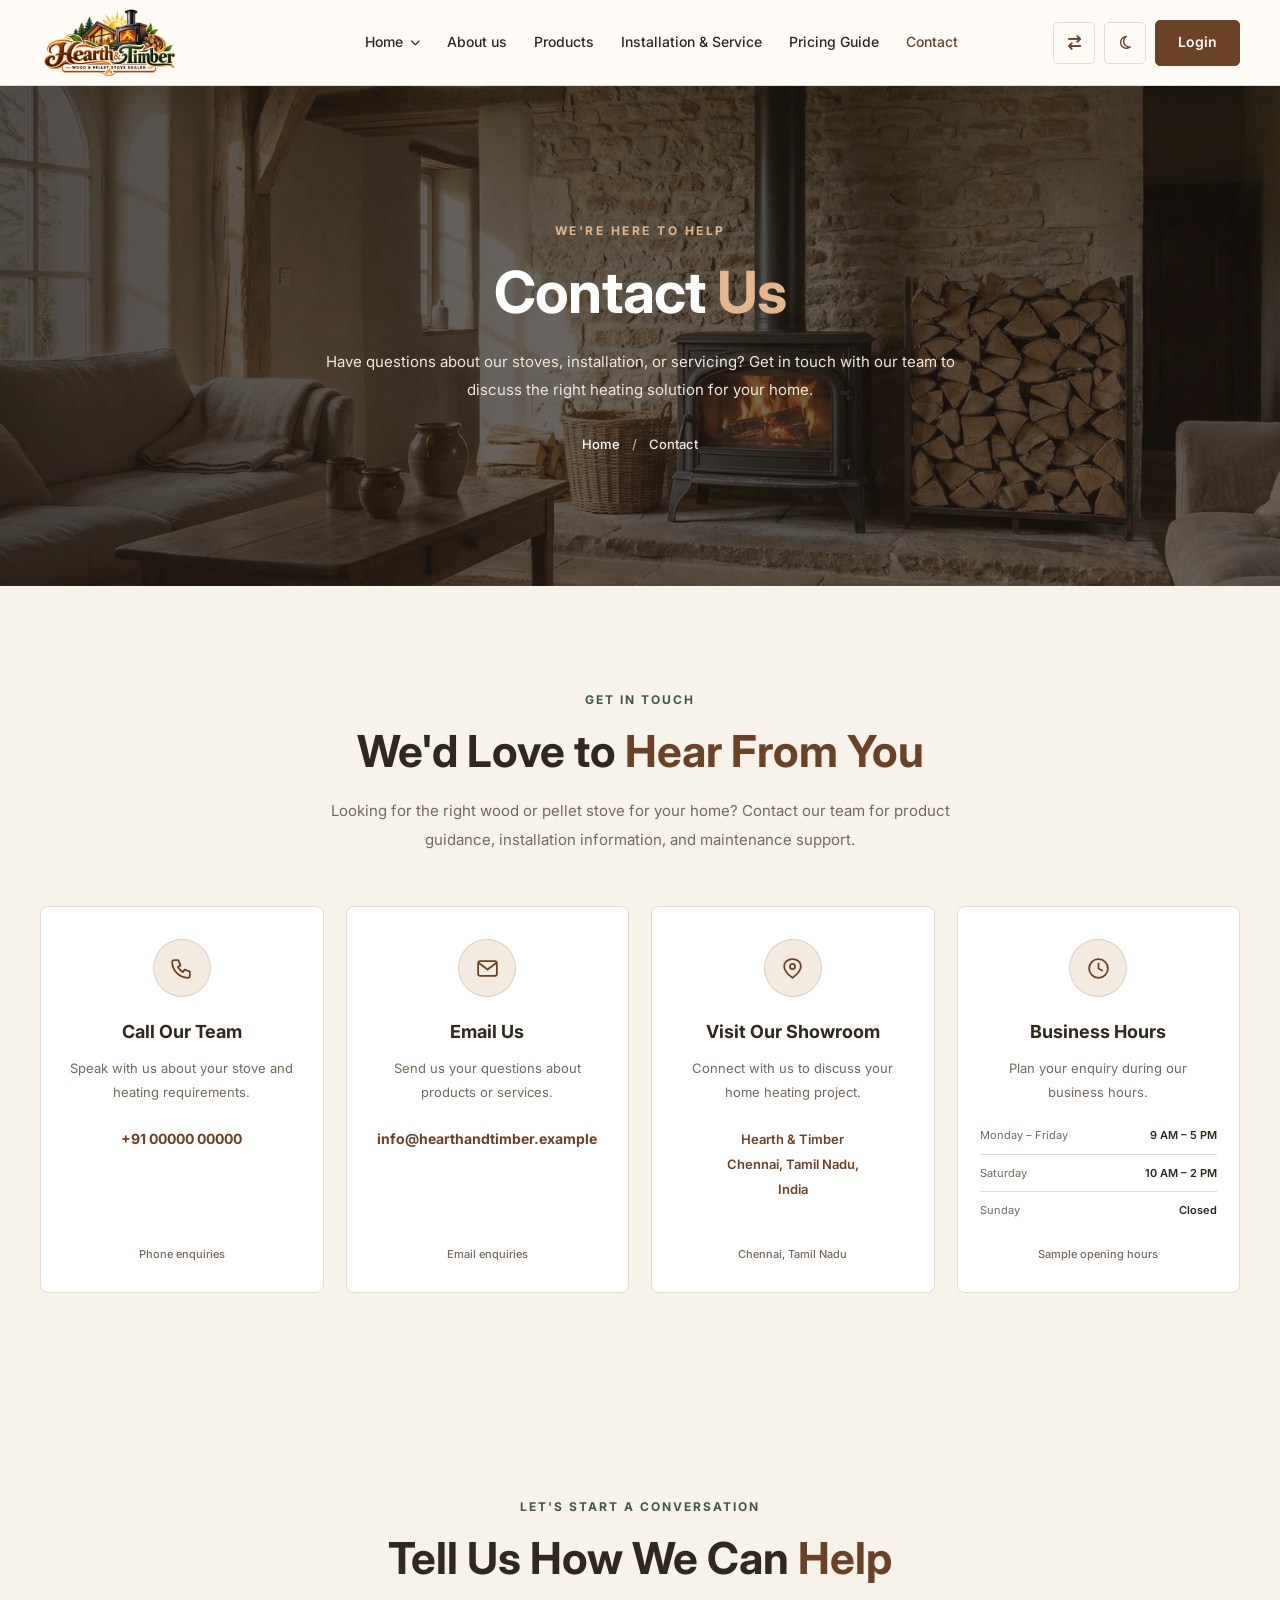
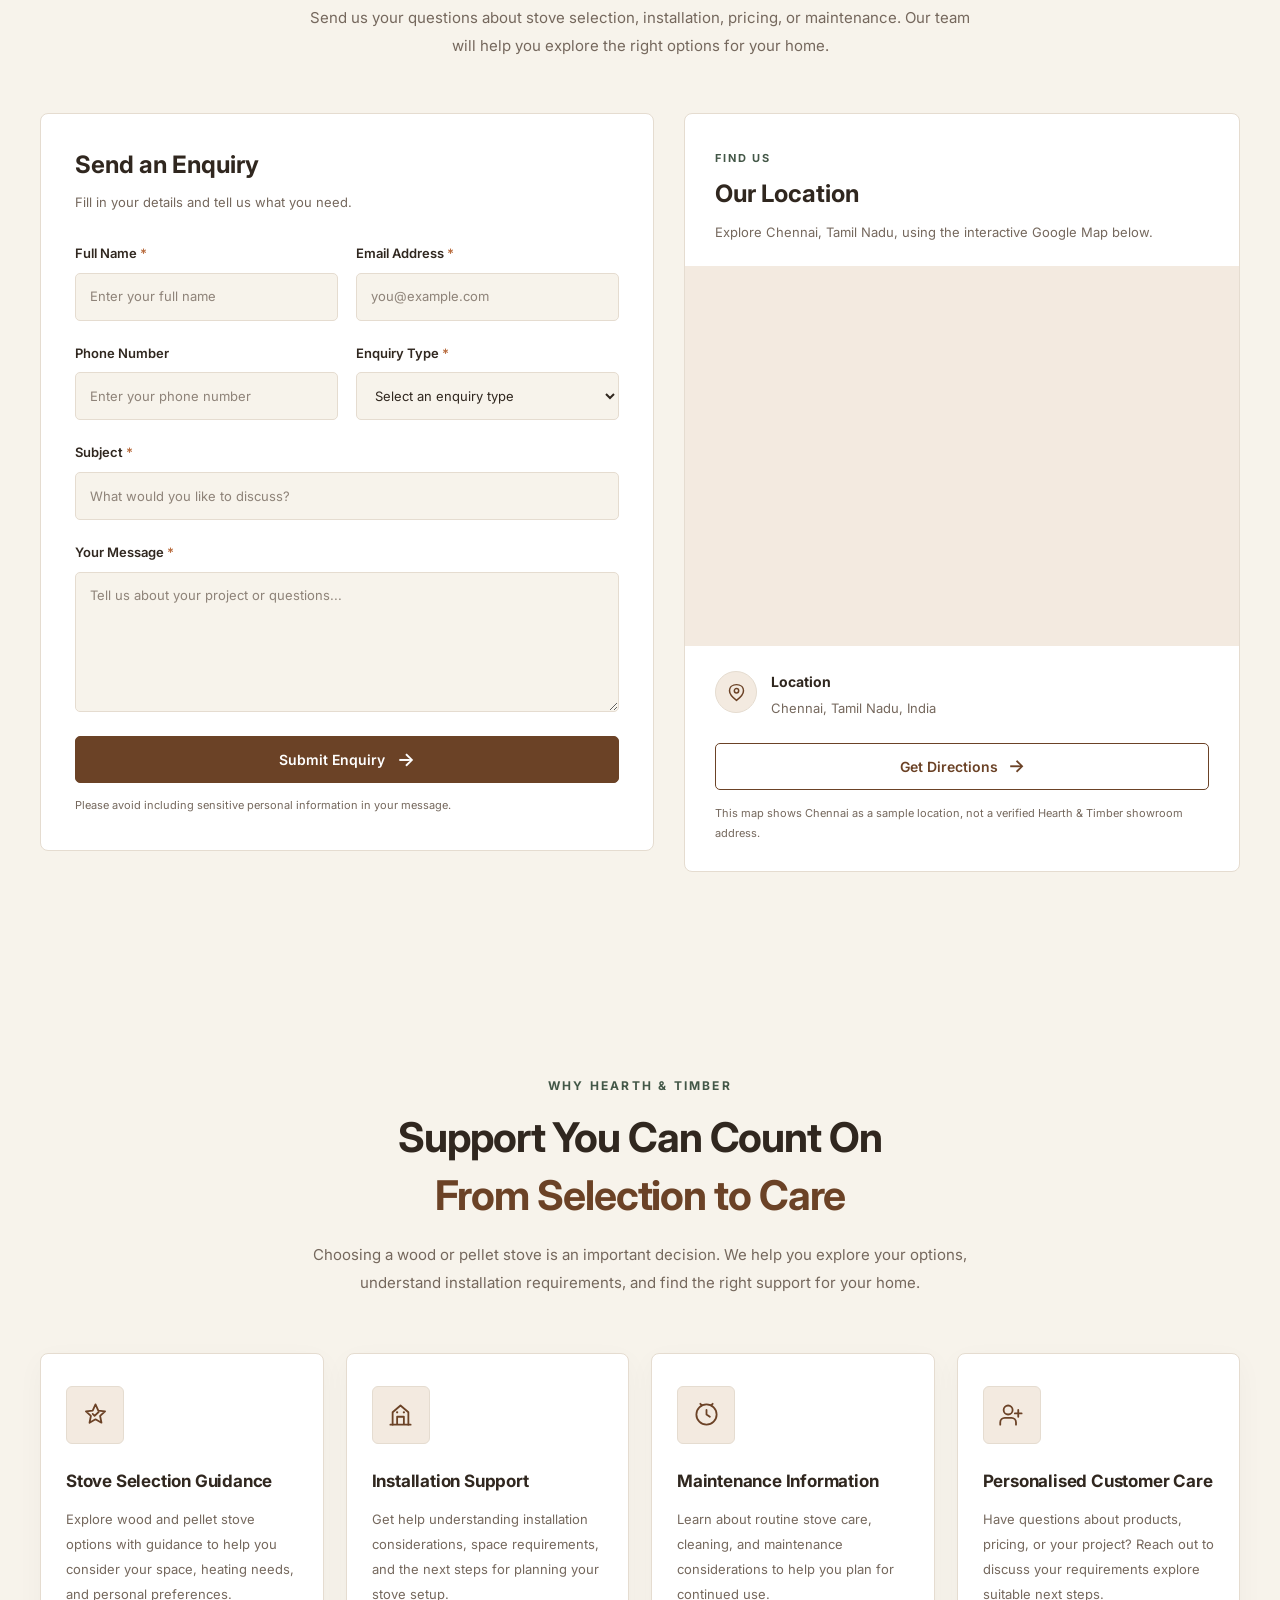
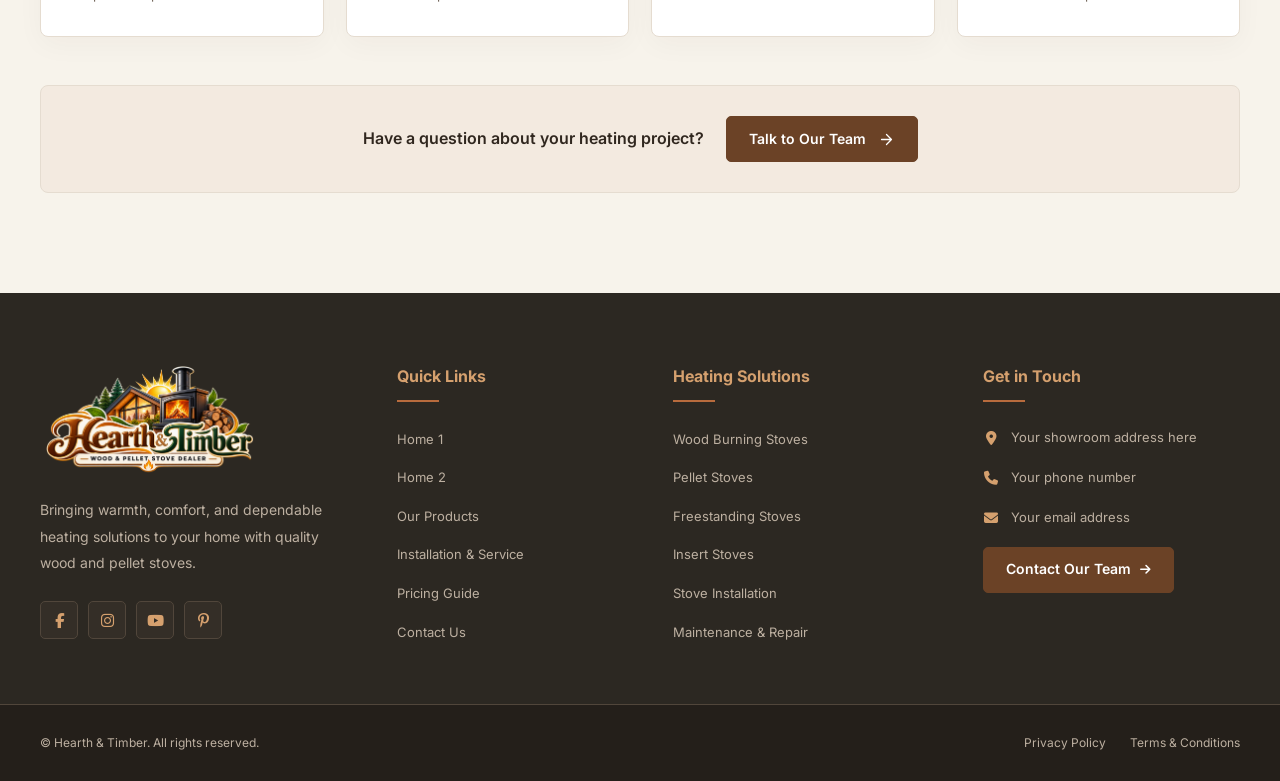
<file: contact.html>
<!DOCTYPE html>
<html lang="en">
<head>
    <meta charset="UTF-8">
    <meta name="viewport" content="width=device-width, initial-scale=1.0">

    <title>Hearth & Timber | Wood & Pellet Stove Dealer</title>
     <!-- Favicon -->

  <link rel="icon" type="image/png" href="images/logo.png">


    <!-- Font Awesome Icons -->
    <link
        rel="stylesheet"
        href="https://cdnjs.cloudflare.com/ajax/libs/font-awesome/6.7.2/css/all.min.css"
    >

    <!-- Header CSS -->
    <link rel="stylesheet" href="css/style.css">
    <link rel="stylesheet" href="css/responsive.css">
</head>

<body>

    
<!-- ==========================================
     WOOD & PELLET STOVE DEALER — HEADER
=========================================== -->

<header class="ht-header" id="htHeader">
    <div class="ht-header-container">

        
<!-- ==========================================
     HEARTH & TIMBER — LOGO
=========================================== -->

<a href="index.html" class="ht-logo">
    <img
        src="images/logo.png"
        alt="Hearth & Timber — Wood & Pellet Stove Dealer"
        class="ht-logo-image"
    >
</a>


        <!-- NAVIGATION -->
        <nav class="ht-navigation" id="htNavigation">

            <!-- HOME DROPDOWN -->
            <div class="ht-nav-item ht-home-dropdown">
                <a href="#" class="ht-nav-link">
                    Home
                    <i class="fa-solid fa-chevron-down"></i>
                </a>

                <div class="ht-dropdown-menu">
                    <a href="index.html">Home 1</a>
                    <a href="home2.html">Home 2</a>
                </div>
            </div>
             <a href="about.html" class="ht-nav-link">
                About us
            </a>

            <a href="products.html" class="ht-nav-link">
                Products
            </a>

            <a href="installation-service.html" class="ht-nav-link">
                Installation &amp; Service
            </a>

            <a href="pricing-guide.html" class="ht-nav-link">
                Pricing Guide
            </a>

            <a href="contact.html" class="ht-nav-link active">
                Contact
            </a>

            <!-- MOBILE ACTIONS -->
            <div class="ht-mobile-actions">

                <button
    type="button"
    class="ht-header-icon-btn ht-rtl-toggle"
    id="htRtlToggleDesktop"
    aria-label="Toggle right-to-left layout"
    title="Toggle RTL"
    aria-pressed="false">
    <i class="fa-solid fa-arrow-right-arrow-left"></i>
</button>

                <button
                    type="button"
                    class="ht-header-icon-btn ht-theme-toggle"
                    id="htThemeToggle"
                    aria-label="Toggle dark mode"
                    title="Toggle dark mode"
                    aria-pressed="false">
                    <i class="fa-regular fa-moon"></i>
                </button>

                <a href="login.html" class="ht-login-btn">
                    Login
                </a>

            </div>
        </nav>

        <!-- DESKTOP HEADER ACTIONS -->
        <div class="ht-header-actions">

            <button
    type="button"
    class="ht-header-icon-btn ht-rtl-toggle"
    id="htRtlToggleDesktop"
    aria-label="Toggle right-to-left layout"
    title="Toggle RTL"
    aria-pressed="false">
    <i class="fa-solid fa-arrow-right-arrow-left"></i>
</button>

            <button
                type="button"
                class="ht-header-icon-btn ht-theme-toggle"
                id="htThemeToggleDesktop"
                aria-label="Toggle dark mode"
                title="Toggle dark mode"
                aria-pressed="false">
                <i class="fa-regular fa-moon"></i>
            </button>

            <a href="login.html" class="ht-login-btn">
                Login
            </a>

        </div>

        <!-- HAMBURGER -->
        <button
            type="button"
            class="ht-menu-toggle"
            id="htMenuToggle"
            aria-label="Open navigation menu"
            aria-controls="htNavigation"
            aria-expanded="false">
            <i class="fa-solid fa-bars"></i>
        </button>

    </div>
</header>


    <!-- PAGE CONTENT STARTS HERE -->

    <main class="ht-main">
<!-- ==========================================
     SECTION 1: CONTACT HERO
========================================== -->

<section class="ht-contact-hero" id="htContactHero">

    <div class="ht-contact-hero-background"></div>
    <div class="ht-contact-hero-overlay"></div>

    <div class="ht-contact-hero-container">

        <div class="ht-contact-hero-content">

            <span class="ht-contact-hero-eyebrow">
                WE'RE HERE TO HELP
            </span>

            <h1 class="ht-contact-hero-title">
                Contact <span>Us</span>
            </h1>

            <p class="ht-contact-hero-description">
                Have questions about our stoves, installation, or servicing?
                Get in touch with our team to discuss the right heating
                solution for your home.
            </p>

            <nav class="ht-contact-hero-breadcrumb" aria-label="Breadcrumb">

                <a href="index.html">Home</a>

                <span class="ht-contact-hero-separator" aria-hidden="true">
                    /
                </span>

                <span aria-current="page">Contact</span>

            </nav>

        </div>

    </div>

</section>

<!-- END SECTION 1: CONTACT HERO -->
 <!-- ==========================================
     SECTION 2: CONTACT INFORMATION
========================================== -->

<section class="ht-contact-info" id="contactInformation">

    <div class="ht-contact-info-container">

        <!-- SECTION HEADER -->
        <div class="ht-contact-info-header">

            <span class="ht-contact-info-eyebrow">
                GET IN TOUCH
            </span>

            <h2 class="ht-contact-info-title">
                We'd Love to <span>Hear From You</span>
            </h2>

            <p class="ht-contact-info-description">
                Looking for the right wood or pellet stove for your home?
                Contact our team for product guidance, installation
                information, and maintenance support.
            </p>

        </div>

        <!-- CONTACT CARDS -->
        <div class="ht-contact-info-grid">

            <!-- PHONE CARD -->
            <article class="ht-contact-info-card">

                <div class="ht-contact-info-icon" aria-hidden="true">
                    <svg viewBox="0 0 24 24" fill="none">
                        <path d="M5 4H9L11 9L8.5 10.5C9.6 12.8 11.2 14.4 13.5 15.5L15 13L20 15V19C20 20.1 19.1 21 18 21C9.7 20.5 3.5 14.3 3 6C3 4.9 3.9 4 5 4Z"
                              stroke="currentColor"
                              stroke-width="1.7"
                              stroke-linecap="round"
                              stroke-linejoin="round"/>
                    </svg>
                </div>

                <h3 class="ht-contact-info-card-title">
                    Call Our Team
                </h3>

                <p class="ht-contact-info-card-description">
                    Speak with us about your stove and heating requirements.
                </p>

                <!-- Replace with your actual business number -->
                <a href="tel:+910000000000"
                   class="ht-contact-info-link">
                    +91 00000 00000
                </a>

                <span class="ht-contact-info-card-note">
                    Phone enquiries
                </span>

            </article>

            <!-- EMAIL CARD -->
            <article class="ht-contact-info-card">

                <div class="ht-contact-info-icon" aria-hidden="true">
                    <svg viewBox="0 0 24 24" fill="none">
                        <rect x="3" y="5" width="18" height="14" rx="2"
                              stroke="currentColor"
                              stroke-width="1.7"/>
                        <path d="M4 7L12 13L20 7"
                              stroke="currentColor"
                              stroke-width="1.7"
                              stroke-linecap="round"
                              stroke-linejoin="round"/>
                    </svg>
                </div>

                <h3 class="ht-contact-info-card-title">
                    Email Us
                </h3>

                <p class="ht-contact-info-card-description">
                    Send us your questions about products or services.
                </p>

                <!-- Replace with your actual business email -->
                <a href="mailto:info@hearthandtimber.example"
                   class="ht-contact-info-link">
                    info@hearthandtimber.example
                </a>

                <span class="ht-contact-info-card-note">
                    Email enquiries
                </span>

            </article>

            <!-- SHOWROOM ADDRESS CARD -->
            <article class="ht-contact-info-card">

                <div class="ht-contact-info-icon" aria-hidden="true">
                    <svg viewBox="0 0 24 24" fill="none">
                        <path d="M20 10C20 15 12 21 12 21S4 15 4 10C4 5.6 7.6 3 12 3S20 5.6 20 10Z"
                              stroke="currentColor"
                              stroke-width="1.7"
                              stroke-linejoin="round"/>
                        <circle cx="12" cy="10" r="2.5"
                                stroke="currentColor"
                                stroke-width="1.7"/>
                    </svg>
                </div>

                <h3 class="ht-contact-info-card-title">
                    Visit Our Showroom
                </h3>

                <p class="ht-contact-info-card-description">
                    Connect with us to discuss your home heating project.
                </p>

                <span class="ht-contact-info-address">
                    Hearth &amp; Timber<br>
                    Chennai, Tamil Nadu,<br>
                    India
                </span>

                <span class="ht-contact-info-card-note">
                    Chennai, Tamil Nadu
                </span>

            </article>

            <!-- BUSINESS HOURS CARD -->
            <article class="ht-contact-info-card">

                <div class="ht-contact-info-icon" aria-hidden="true">
                    <svg viewBox="0 0 24 24" fill="none">
                        <circle cx="12" cy="12" r="9"
                                stroke="currentColor"
                                stroke-width="1.7"/>
                        <path d="M12 7V12L15.5 14"
                              stroke="currentColor"
                              stroke-width="1.7"
                              stroke-linecap="round"
                              stroke-linejoin="round"/>
                    </svg>
                </div>

                <h3 class="ht-contact-info-card-title">
                    Business Hours
                </h3>

                <p class="ht-contact-info-card-description">
                    Plan your enquiry during our business hours.
                </p>

                <div class="ht-contact-info-hours">

                    <div class="ht-contact-info-hours-row">
                        <span>Monday – Friday</span>
                        <span>9 AM – 5 PM</span>
                    </div>

                    <div class="ht-contact-info-hours-row">
                        <span>Saturday</span>
                        <span>10 AM – 2 PM</span>
                    </div>

                    <div class="ht-contact-info-hours-row">
                        <span>Sunday</span>
                        <span>Closed</span>
                    </div>

                </div>

                <span class="ht-contact-info-card-note">
                    Sample opening hours
                </span>

            </article>

        </div>

    </div>

</section>

<!-- END SECTION 2: CONTACT INFORMATION -->
 <!-- ==========================================
     SECTION 3: CONTACT FORM & GOOGLE MAP
========================================== -->

<section class="ht-contact-form-section" id="contactFormSection">

    <div class="ht-contact-form-container">

        <!-- SECTION HEADER -->
        <div class="ht-contact-form-header">

            <span class="ht-contact-form-eyebrow">
                LET'S START A CONVERSATION
            </span>

            <h2 class="ht-contact-form-title">
                Tell Us How We Can <span>Help</span>
            </h2>

            <p class="ht-contact-form-description">
                Send us your questions about stove selection, installation,
                pricing, or maintenance. Our team will help you explore
                the right options for your home.
            </p>

        </div>

        <!-- FORM + LOCATION LAYOUT -->
        <div class="ht-contact-form-layout">

            <!-- LEFT: CONTACT FORM -->
            <div class="ht-contact-form-panel">

                <div class="ht-contact-form-panel-heading">
                    <h3>Send an Enquiry</h3>
                    <p>Fill in your details and tell us what you need.</p>
                </div>

                <form class="ht-contact-form" action="#" method="post">

                    <!-- NAME -->
                    <div class="ht-contact-form-field">
                        <label for="htContactName">
                            Full Name <span>*</span>
                        </label>

                        <input
                            type="text"
                            id="htContactName"
                            name="name"
                            placeholder="Enter your full name"
                            autocomplete="name"
                            required
                        >
                    </div>

                    <!-- EMAIL -->
                    <div class="ht-contact-form-field">
                        <label for="htContactEmail">
                            Email Address <span>*</span>
                        </label>

                        <input
                            type="email"
                            id="htContactEmail"
                            name="email"
                            placeholder="you@example.com"
                            autocomplete="email"
                            required
                        >
                    </div>

                    <!-- PHONE -->
                    <div class="ht-contact-form-field">
                        <label for="htContactPhone">
                            Phone Number
                        </label>

                        <input
                            type="tel"
                            id="htContactPhone"
                            name="phone"
                            placeholder="Enter your phone number"
                            autocomplete="tel"
                        >
                    </div>

                    <!-- ENQUIRY TYPE -->
                    <div class="ht-contact-form-field">
                        <label for="htContactEnquiry">
                            Enquiry Type <span>*</span>
                        </label>

                        <select
                            id="htContactEnquiry"
                            name="enquiry_type"
                            required
                        >
                            <option value="" disabled selected>
                                Select an enquiry type
                            </option>
                            <option value="stove-selection">
                                Stove Selection
                            </option>
                            <option value="pricing">
                                Pricing & Estimates
                            </option>
                            <option value="installation">
                                Installation Services
                            </option>
                            <option value="maintenance">
                                Maintenance & Repairs
                            </option>
                            <option value="accessories">
                                Accessories & Parts
                            </option>
                            <option value="other">
                                General Enquiry
                            </option>
                        </select>
                    </div>

                    <!-- SUBJECT -->
                    <div class="ht-contact-form-field ht-contact-form-field-full">
                        <label for="htContactSubject">
                            Subject <span>*</span>
                        </label>

                        <input
                            type="text"
                            id="htContactSubject"
                            name="subject"
                            placeholder="What would you like to discuss?"
                            required
                        >
                    </div>

                    <!-- MESSAGE -->
                    <div class="ht-contact-form-field ht-contact-form-field-full">
                        <label for="htContactMessage">
                            Your Message <span>*</span>
                        </label>

                        <textarea
                            id="htContactMessage"
                            name="message"
                            rows="5"
                            placeholder="Tell us about your project or questions..."
                            required
                        ></textarea>
                    </div>

                    <!-- SUBMIT -->
                    <div class="ht-contact-form-submit ht-contact-form-field-full">

                        <button type="submit" class="ht-contact-form-submit-btn">
                            Submit Enquiry
                            <span aria-hidden="true">&rarr;</span>
                        </button>

                        <p class="ht-contact-form-privacy">
                            Please avoid including sensitive personal information
                            in your message.
                        </p>

                    </div>

                </form>

            </div>

            <!-- RIGHT: GOOGLE MAP + LOCATION DETAILS -->
            <aside class="ht-contact-location-panel">

                <div class="ht-contact-location-heading">
                    <span class="ht-contact-location-eyebrow">
                        FIND US
                    </span>

                    <h3>Our Location</h3>

                    <p>
                        Explore Chennai, Tamil Nadu, using the interactive
                        Google Map below.
                    </p>
                </div>

                <!-- GOOGLE MAP EMBED -->
                <div class="ht-contact-map-wrapper">

                    <iframe
                        class="ht-contact-google-map"
                        title="Google Map showing Chennai, Tamil Nadu, India"
                        src="https://maps.google.com/maps?q=Chennai%2C%20Tamil%20Nadu%2C%20India&amp;z=12&amp;output=embed"
                        width="100%"
                        height="380"
                        style="border:0;"
                        loading="lazy"
                        referrerpolicy="no-referrer-when-downgrade"
                        allowfullscreen
                    ></iframe>

                </div>

                <!-- LOCATION DETAILS -->
                <div class="ht-contact-location-details">

                    <div class="ht-contact-location-detail">

                        <span class="ht-contact-location-detail-icon" aria-hidden="true">
                            <svg viewBox="0 0 24 24" fill="none">
                                <path d="M20 10C20 15 12 21 12 21S4 15 4 10C4 5.6 7.6 3 12 3S20 5.6 20 10Z"
                                      stroke="currentColor"
                                      stroke-width="1.7"
                                      stroke-linejoin="round"/>
                                <circle cx="12" cy="10" r="2.5"
                                        stroke="currentColor"
                                        stroke-width="1.7"/>
                            </svg>
                        </span>

                        <div>
                            <h4>Location</h4>
                            <p>Chennai, Tamil Nadu, India</p>
                        </div>

                    </div>

                    <a
                        class="ht-contact-directions-btn"
                        href="https://www.google.com/maps/dir/?api=1&amp;destination=Chennai%2C%20Tamil%20Nadu%2C%20India"
                        target="_blank"
                        rel="noopener noreferrer"
                    >
                        Get Directions
                        <span aria-hidden="true">&rarr;</span>
                    </a>

                    <p class="ht-contact-location-note">
                        This map shows Chennai as a sample location,
                        not a verified Hearth &amp; Timber showroom address.
                    </p>

                </div>

            </aside>

        </div>

    </div>

</section>

<!-- END SECTION 3: CONTACT FORM & GOOGLE MAP -->
 <!-- =========================================
     CONTACT SECTION 4 — WHY CHOOSE US
========================================= -->

<section class="ht-contact-why-section" id="contactWhyChooseUs">

    <div class="ht-contact-why-container">

        <!-- SECTION HEADER -->
        <div class="ht-contact-why-header">

            <span class="ht-contact-why-eyebrow">
                WHY HEARTH &amp; TIMBER
            </span>

            <h2 class="ht-contact-why-title">
                Support You Can Count On
                <span>From Selection to Care</span>
            </h2>

            <p class="ht-contact-why-description">
                Choosing a wood or pellet stove is an important decision.
                We help you explore your options, understand installation
                requirements, and find the right support for your home.
            </p>

        </div>

        <!-- FEATURE CARDS -->
        <div class="ht-contact-why-grid">

            <!-- CARD 1 -->
            <article class="ht-contact-why-card">

                <div class="ht-contact-why-icon">
                    <svg viewBox="0 0 24 24"
                         fill="none"
                         xmlns="http://www.w3.org/2000/svg"
                         aria-hidden="true">
                        <path d="M12 3L14.5 8.5L20.5 9.2L16.1 13.3L17.3 19.3L12 16.3L6.7 19.3L7.9 13.3L3.5 9.2L9.5 8.5L12 3Z"
                              stroke="currentColor"
                              stroke-width="1.6"
                              stroke-linecap="round"
                              stroke-linejoin="round"/>
                        <path d="M9.5 11.5L11.2 13.2L14.8 9.8"
                              stroke="currentColor"
                              stroke-width="1.6"
                              stroke-linecap="round"
                              stroke-linejoin="round"/>
                    </svg>
                </div>

                <h3 class="ht-contact-why-card-title">
                    Stove Selection Guidance
                </h3>

                <p class="ht-contact-why-card-text">
                    Explore wood and pellet stove options with guidance
                    to help you consider your space, heating needs,
                    and personal preferences.
                </p>

            </article>

            <!-- CARD 2 -->
            <article class="ht-contact-why-card">

                <div class="ht-contact-why-icon">
                    <svg viewBox="0 0 24 24"
                         fill="none"
                         xmlns="http://www.w3.org/2000/svg"
                         aria-hidden="true">
                        <path d="M3 21H21"
                              stroke="currentColor"
                              stroke-width="1.6"
                              stroke-linecap="round"/>
                        <path d="M5 21V10L12 4L19 10V21"
                              stroke="currentColor"
                              stroke-width="1.6"
                              stroke-linecap="round"
                              stroke-linejoin="round"/>
                        <path d="M9 21V14H15V21"
                              stroke="currentColor"
                              stroke-width="1.6"
                              stroke-linejoin="round"/>
                        <path d="M9 10H9.01M15 10H15.01"
                              stroke="currentColor"
                              stroke-width="2"
                              stroke-linecap="round"/>
                    </svg>
                </div>

                <h3 class="ht-contact-why-card-title">
                    Installation Support
                </h3>

                <p class="ht-contact-why-card-text">
                    Get help understanding installation considerations,
                    space requirements, and the next steps for planning
                    your stove setup.
                </p>

            </article>

            <!-- CARD 3 -->
            <article class="ht-contact-why-card">

                <div class="ht-contact-why-icon">
                    <svg viewBox="0 0 24 24"
                         fill="none"
                         xmlns="http://www.w3.org/2000/svg"
                         aria-hidden="true">
                        <path d="M12 8V12L15 14"
                              stroke="currentColor"
                              stroke-width="1.6"
                              stroke-linecap="round"
                              stroke-linejoin="round"/>
                        <circle cx="12" cy="12" r="9"
                                stroke="currentColor"
                                stroke-width="1.6"/>
                        <path d="M8 3.8L6.5 2.5M16 3.8L17.5 2.5"
                              stroke="currentColor"
                              stroke-width="1.6"
                              stroke-linecap="round"/>
                    </svg>
                </div>

                <h3 class="ht-contact-why-card-title">
                    Maintenance Information
                </h3>

                <p class="ht-contact-why-card-text">
                    Learn about routine stove care, cleaning, and
                    maintenance considerations to help you plan
                    for continued use.
                </p>

            </article>

            <!-- CARD 4 -->
            <article class="ht-contact-why-card">

                <div class="ht-contact-why-icon">
                    <svg viewBox="0 0 24 24"
                         fill="none"
                         xmlns="http://www.w3.org/2000/svg"
                         aria-hidden="true">
                        <path d="M16 21V19C16 16.8 14.2 15 12 15H6C3.8 15 2 16.8 2 19V21"
                              stroke="currentColor"
                              stroke-width="1.6"
                              stroke-linecap="round"
                              stroke-linejoin="round"/>
                        <circle cx="9" cy="8" r="4"
                                stroke="currentColor"
                                stroke-width="1.6"/>
                        <path d="M18 8V14M15 11H21"
                              stroke="currentColor"
                              stroke-width="1.6"
                              stroke-linecap="round"
                              stroke-linejoin="round"/>
                    </svg>
                </div>

                <h3 class="ht-contact-why-card-title">
                    Personalised Customer Care
                </h3>

                <p class="ht-contact-why-card-text">
                    Have questions about products, pricing, or your
                    project? Reach out to discuss your requirements
                    explore suitable next steps.
                </p>

            </article>

        </div>

        <!-- SECTION CTA -->
        <div class="ht-contact-why-bottom">

            <p class="ht-contact-why-bottom-text">
                Have a question about your heating project?
            </p>

            <a href="#contactFormSection"
               class="ht-contact-why-btn">
                Talk to Our Team

                <svg viewBox="0 0 24 24"
                     fill="none"
                     xmlns="http://www.w3.org/2000/svg"
                     aria-hidden="true">
                    <path d="M5 12H19M12 5L19 12L12 19"
                          stroke="currentColor"
                          stroke-width="1.8"
                          stroke-linecap="round"
                          stroke-linejoin="round"/>
                </svg>
            </a>

        </div>

    </div>

</section>
         </main>

<!-- ==========================================
     HEARTH & TIMBER — FOOTER
=========================================== -->

<footer class=
"ht-footer" id="htFooter">

    <!-- MAIN FOOTER -->
    <div class="ht-footer-main">
        <div class="ht-footer-container">

            <!-- BRAND -->
            <div class="ht-footer-brand">

                <a href="index.html" class="ht-footer-logo">
                    <img
                        src="images/logo.png"
                        alt="Hearth & Timber — Wood & Pellet Stove Dealer"
                        class="ht-footer-logo-image">
                </a>

                <p class="ht-footer-description">
                    Bringing warmth, comfort, and dependable heating
                    solutions to your home with quality wood and
                    pellet stoves.
                </p>

                <div class="ht-footer-socials">
                    <a href="#" aria-label="Facebook">
                        <i class="fa-brands fa-facebook-f"></i>
                    </a>

                    <a href="#" aria-label="Instagram">
                        <i class="fa-brands fa-instagram"></i>
                    </a>

                    <a href="#" aria-label="YouTube">
                        <i class="fa-brands fa-youtube"></i>
                    </a>

                    <a href="#" aria-label="Pinterest">
                        <i class="fa-brands fa-pinterest-p"></i>
                    </a>
                </div>

            </div>

            <!-- QUICK LINKS -->
            <div class="ht-footer-column">
                <h3 class="ht-footer-title">Quick Links</h3>

                <ul class="ht-footer-links">
                    <li><a href="index.html">Home 1</a></li>
                    <li><a href="home2.html">Home 2</a></li>
                    <li><a href="products.html">Our Products</a></li>
                    <li><a href="installation-service.html">Installation &amp; Service</a></li>
                    <li><a href="pricing-guide.html">Pricing Guide</a></li>
                    <li><a href="contact.html">Contact Us</a></li>
                </ul>
            </div>

            <!-- OUR PRODUCTS -->
            <div class="ht-footer-column">
                <h3 class="ht-footer-title">Heating Solutions</h3>

                <ul class="ht-footer-links">
                    <li><a href="products.html">Wood Burning Stoves</a></li>
                    <li><a href="products.html">Pellet Stoves</a></li>
                    <li><a href="products.html">Freestanding Stoves</a></li>
                    <li><a href="products.html">Insert Stoves</a></li>
                    <li><a href="installation-service.html">Stove Installation</a></li>
                    <li><a href="installation-service.html">Maintenance &amp; Repair</a></li>
                </ul>
            </div>

            <!-- CONTACT -->
            <div class="ht-footer-column ht-footer-contact">
                <h3 class="ht-footer-title">Get in Touch</h3>

                <p class="ht-footer-contact-item">
                    <i class="fa-solid fa-location-dot"></i>
                    <span>Your showroom address here</span>
                </p>

                <p class="ht-footer-contact-item">
                    <i class="fa-solid fa-phone"></i>
                    <a href="tel:+10000000000">Your phone number</a>
                </p>

                <p class="ht-footer-contact-item">
                    <i class="fa-solid fa-envelope"></i>
                    <a href="mailto:info@example.com">Your email address</a>
                </p>

                <a href="contact.html"
                   class="ht-footer-contact-btn btn-primary">
                    Contact Our Team
                    <i class="fa-solid fa-arrow-right"></i>
                </a>
            </div>

        </div>
    </div>

    <!-- BOTTOM BAR -->
    <div class="ht-footer-bottom">
        <div class="ht-footer-bottom-container">

            <p class="ht-footer-copyright">
                &copy; <span id="htFooterYear"></span>
                Hearth &amp; Timber. All rights reserved.
            </p>

            <div class="ht-footer-legal">
                <a href="privacy-policy.html">Privacy Policy</a>
                <a href="terms.html">Terms &amp; Conditions</a>
            </div>

        </div>
    </div>

</footer>
<!-- SCROLL TO TOP BUTTON -->
<button
    type="button"
    class="ht-scroll-top"
    id="htScrollTop"
    aria-label="Scroll to top"
    title="Back to top">

    <i class="fa-solid fa-arrow-up" aria-hidden="true"></i>

</button>

    <!-- Header JavaScript will be added in Part 3 -->
    <script src="js/script.js"></script>
    <script src="js/theme.js"></script>

</body>
</html>
</file>
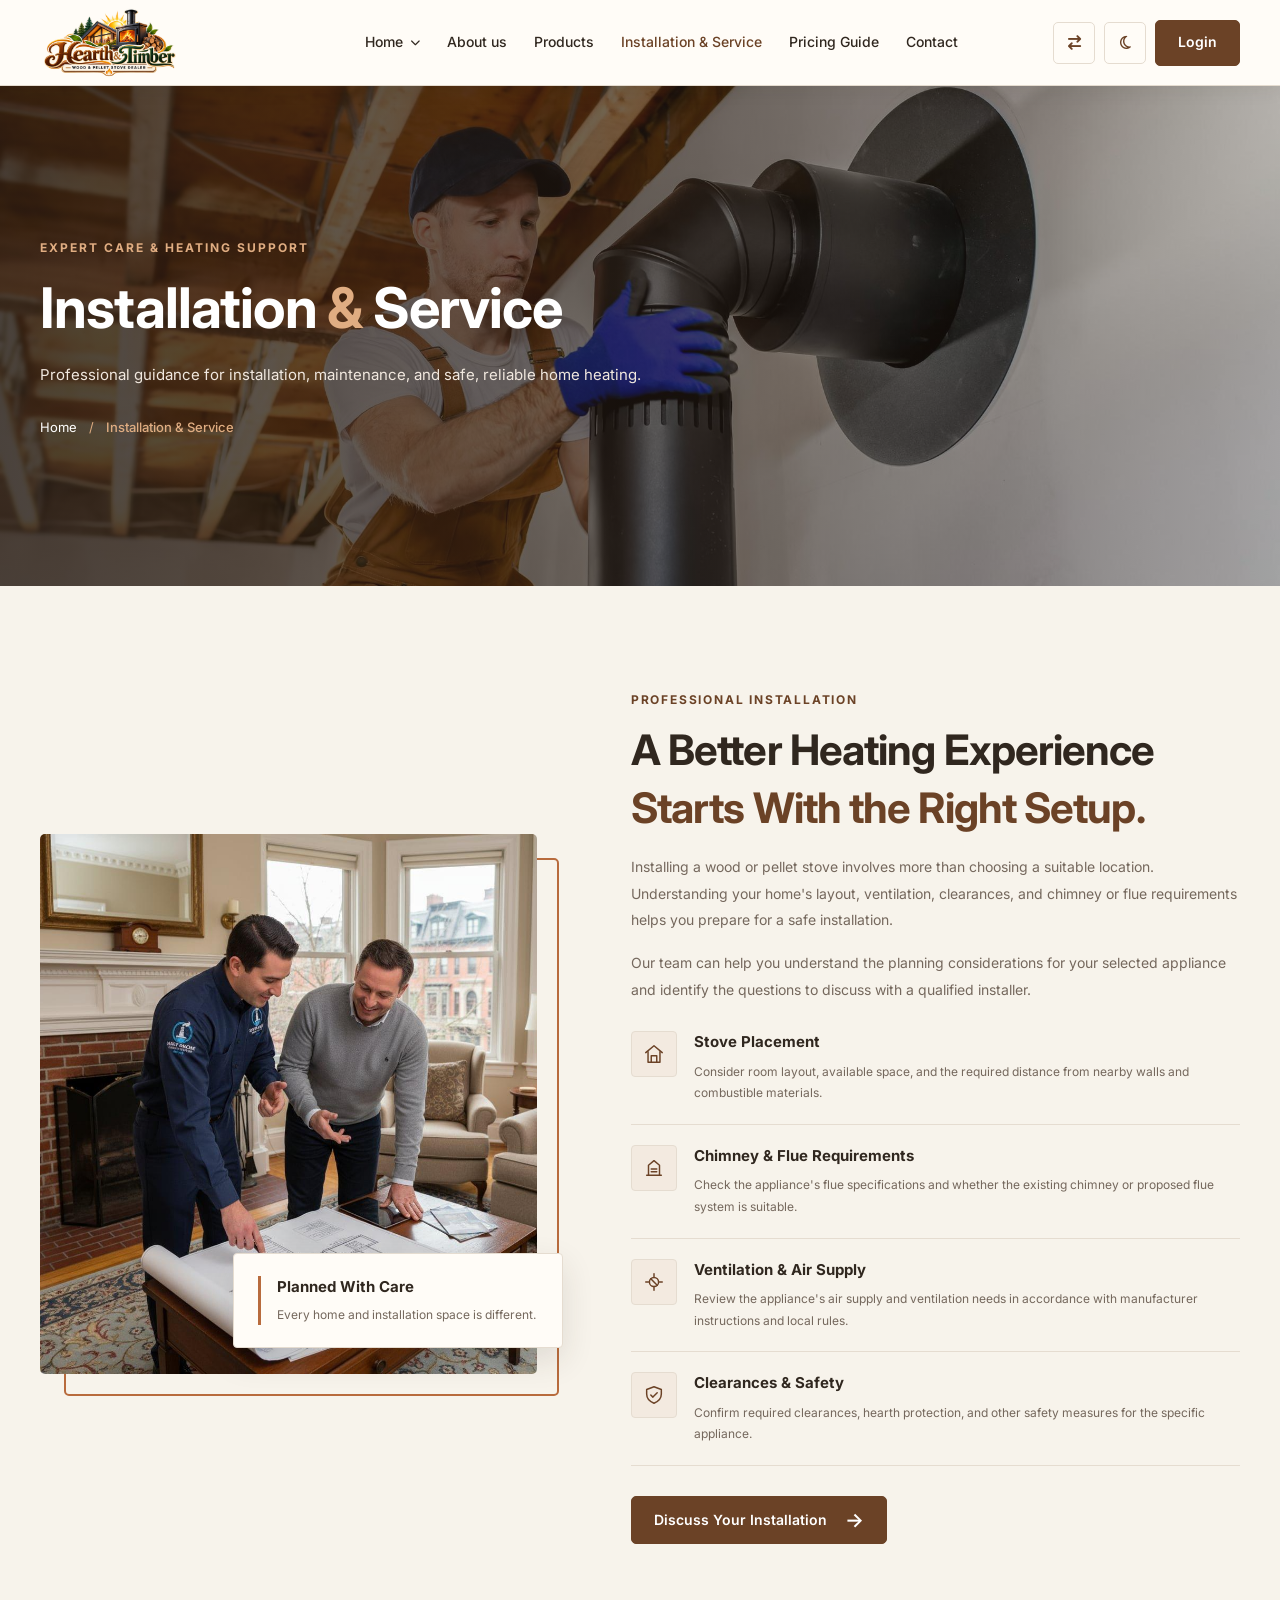
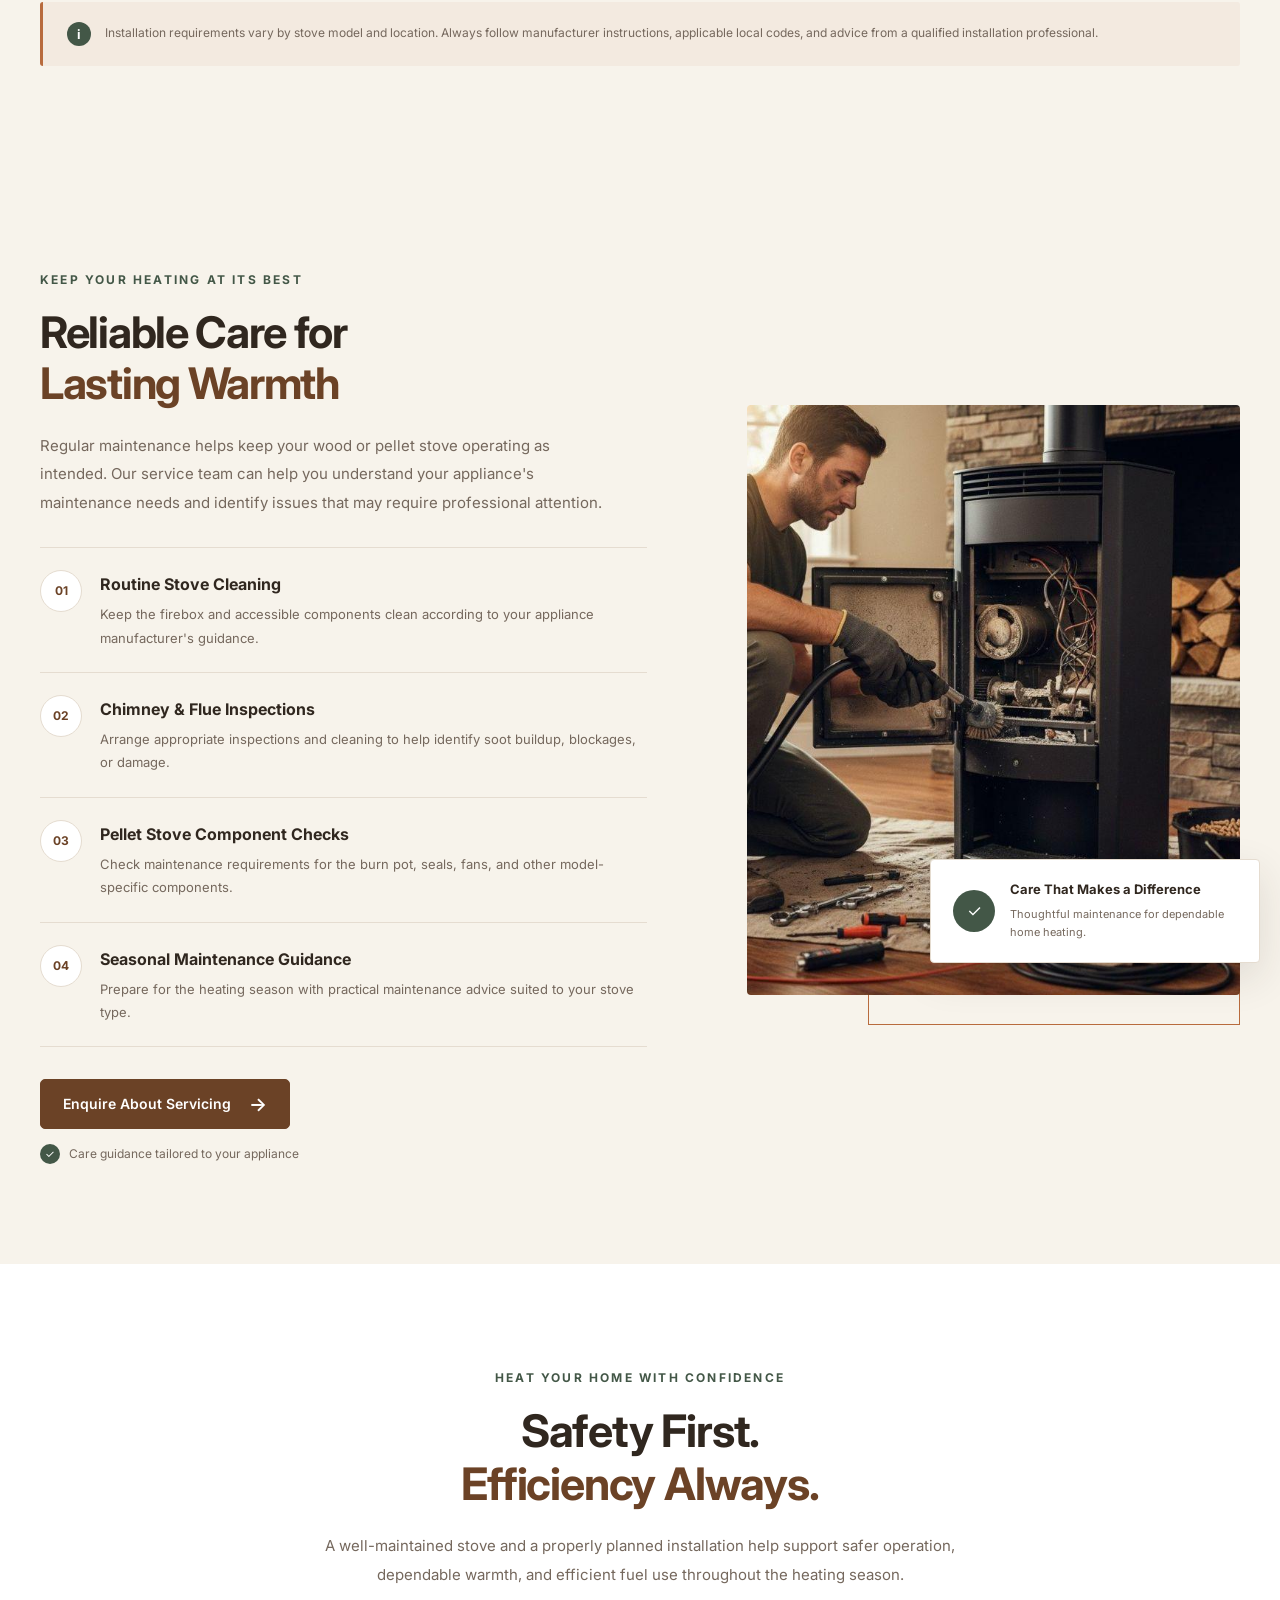
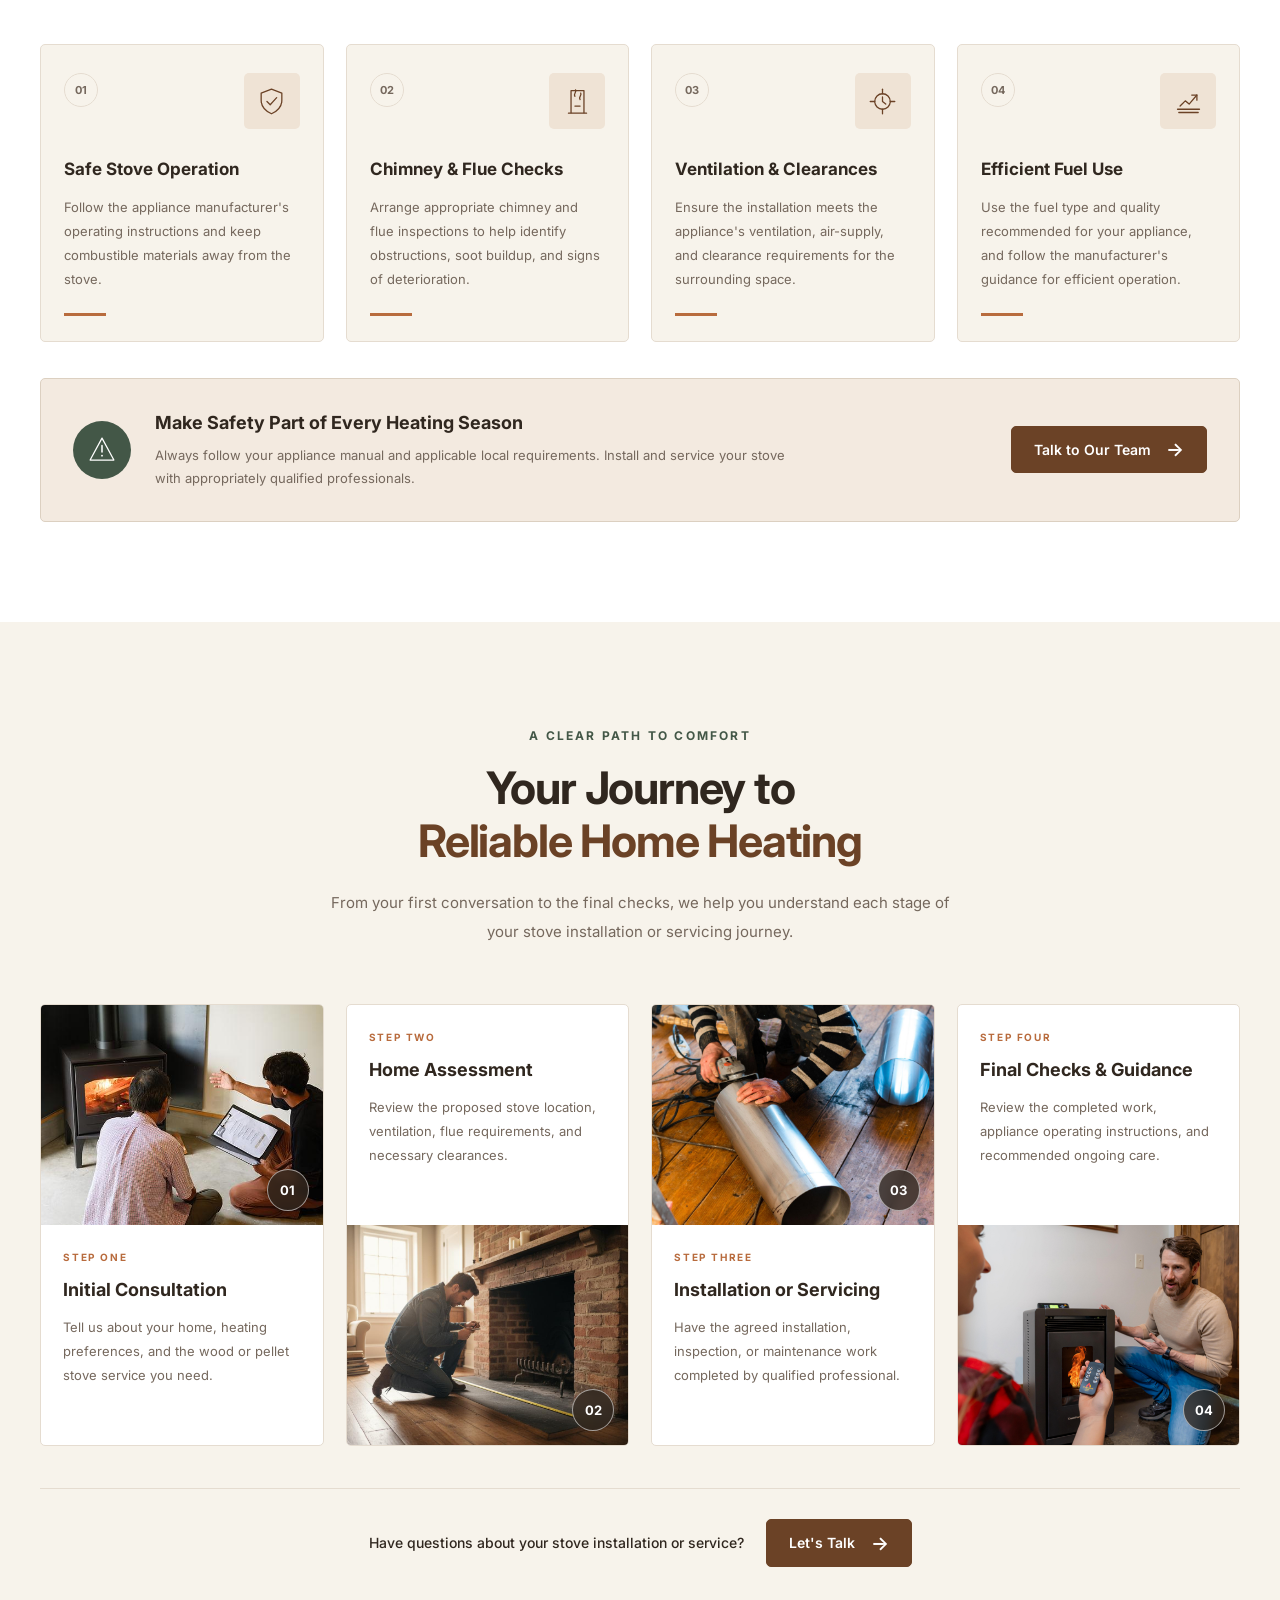
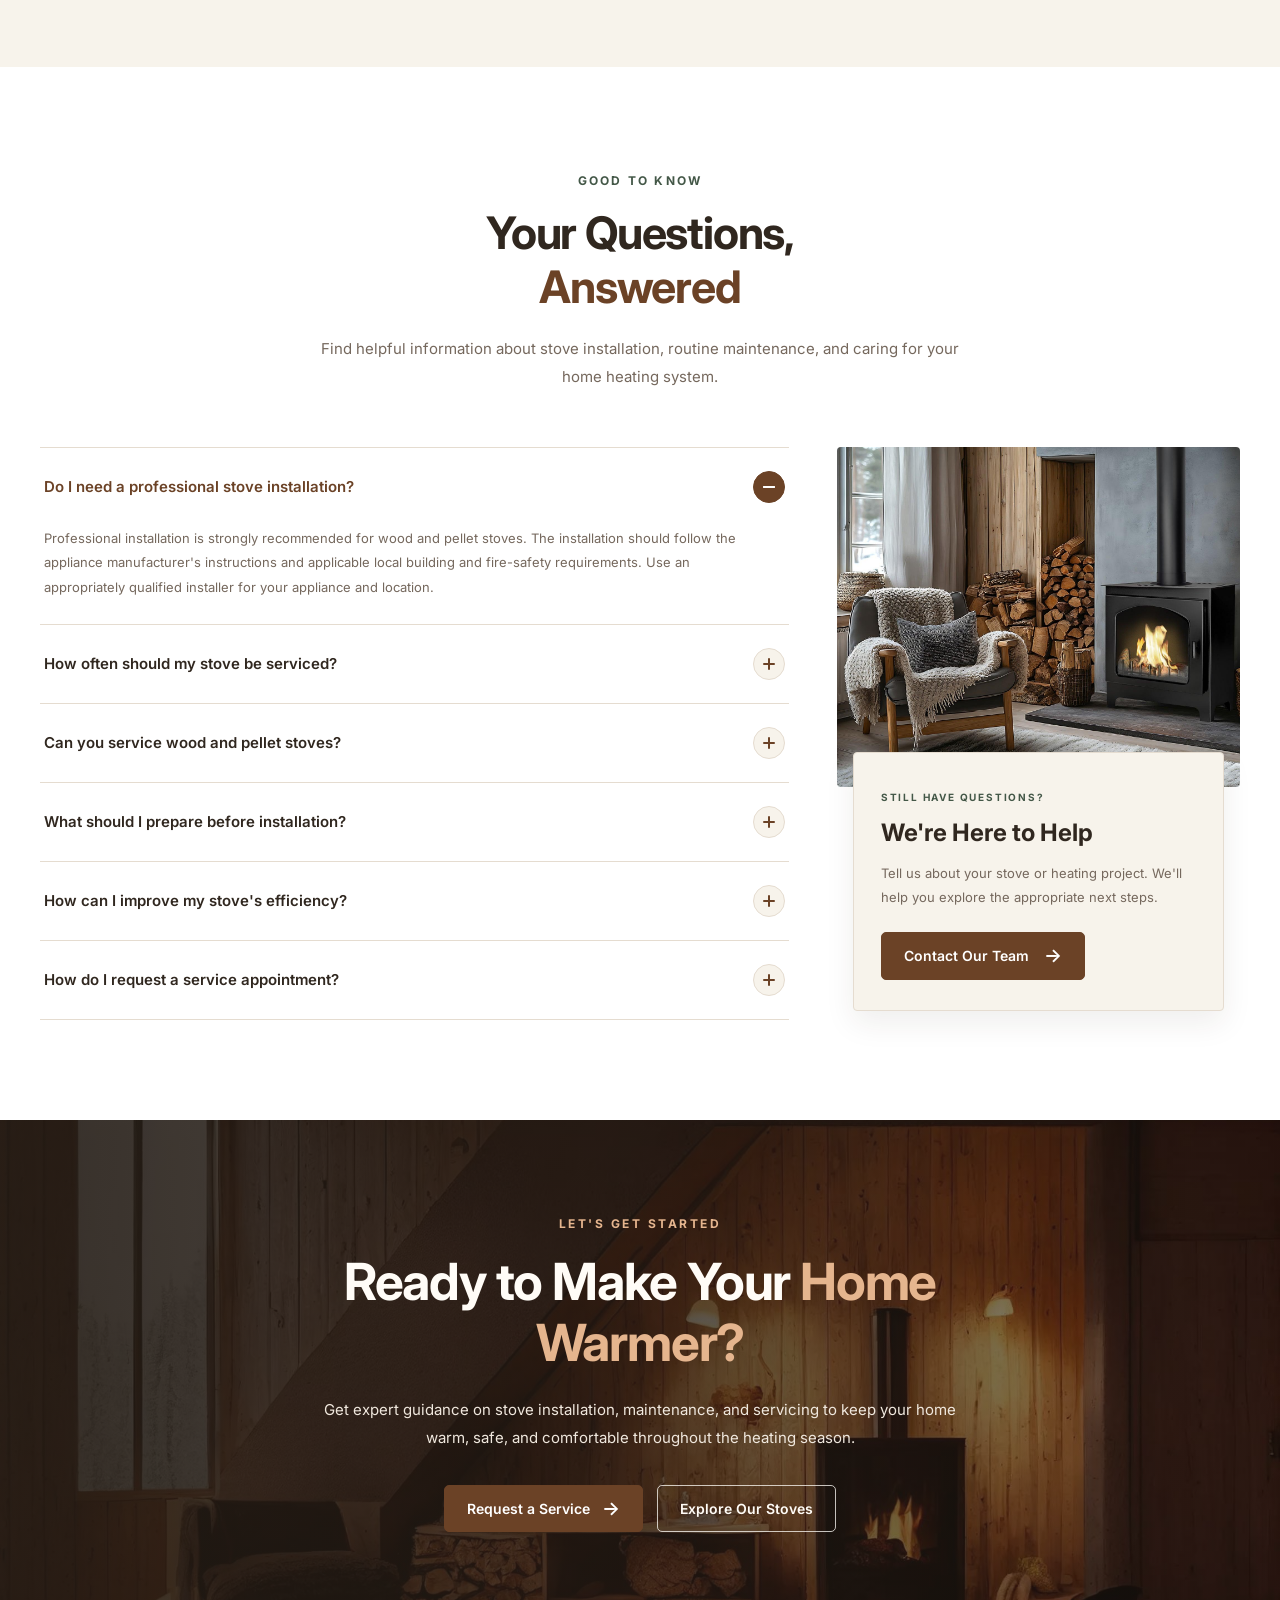
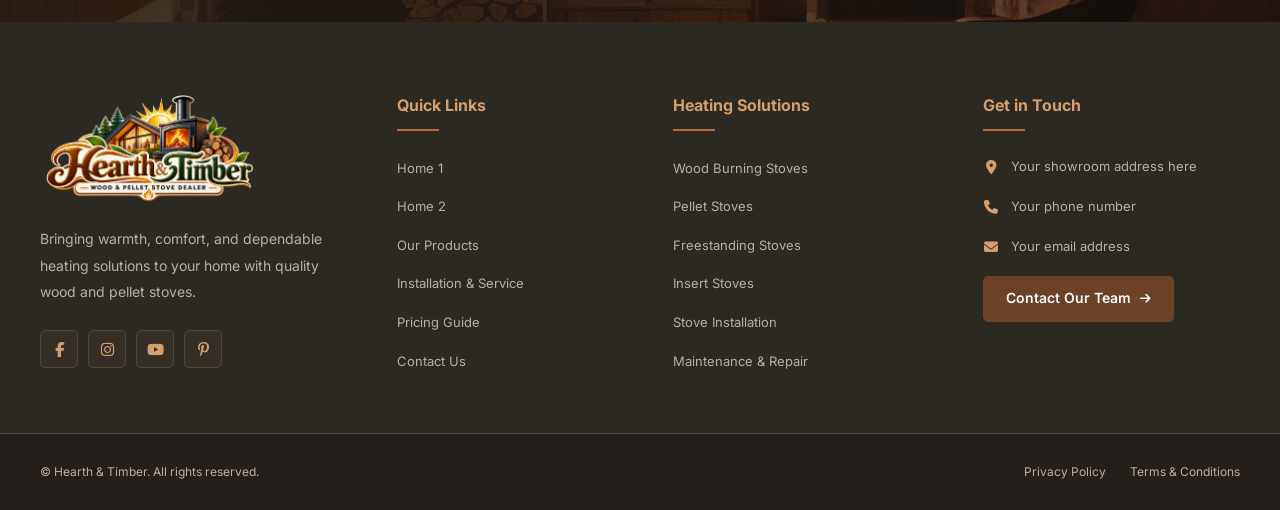
<file: installation-service.html>
<!DOCTYPE html>
<html lang="en">
<head>
    <meta charset="UTF-8">
    <meta name="viewport" content="width=device-width, initial-scale=1.0">

    <title>Hearth & Timber | Wood & Pellet Stove Dealer</title>
     <!-- Favicon -->

  <link rel="icon" type="image/png" href="images/logo.png">


    <!-- Font Awesome Icons -->
    <link
        rel="stylesheet"
        href="https://cdnjs.cloudflare.com/ajax/libs/font-awesome/6.7.2/css/all.min.css"
    >

    <!-- Header CSS -->
    <link rel="stylesheet" href="css/style.css">
    <link rel="stylesheet" href="css/responsive.css">
</head>

<body>

    
<!-- ==========================================
     WOOD & PELLET STOVE DEALER — HEADER
=========================================== -->

<header class="ht-header" id="htHeader">
    <div class="ht-header-container">

        
<!-- ==========================================
     HEARTH & TIMBER — LOGO
=========================================== -->

<a href="index.html" class="ht-logo">
    <img
        src="images/logo.png"
        alt="Hearth & Timber — Wood & Pellet Stove Dealer"
        class="ht-logo-image"
    >
</a>


        <!-- NAVIGATION -->
        <nav class="ht-navigation" id="htNavigation">

            <!-- HOME DROPDOWN -->
            <div class="ht-nav-item ht-home-dropdown">
                <a href="#" class="ht-nav-link">
                    Home
                    <i class="fa-solid fa-chevron-down"></i>
                </a>

                <div class="ht-dropdown-menu">
                    <a href="index.html">Home 1</a>
                    <a href="home2.html">Home 2</a>
                </div>
            </div>
             <a href="about.html" class="ht-nav-link">
                About us
            </a>

            <a href="products.html" class="ht-nav-link">
                Products
            </a>

            <a href="installation-service.html" class="ht-nav-link active">
                Installation &amp; Service
            </a>

            <a href="pricing-guide.html" class="ht-nav-link">
                Pricing Guide
            </a>

            <a href="contact.html" class="ht-nav-link">
                Contact
            </a>

            <!-- MOBILE ACTIONS -->
            <div class="ht-mobile-actions">

                <button
    type="button"
    class="ht-header-icon-btn ht-rtl-toggle"
    id="htRtlToggleDesktop"
    aria-label="Toggle right-to-left layout"
    title="Toggle RTL"
    aria-pressed="false">
    <i class="fa-solid fa-arrow-right-arrow-left"></i>
</button>

                <button
                    type="button"
                    class="ht-header-icon-btn ht-theme-toggle"
                    id="htThemeToggle"
                    aria-label="Toggle dark mode"
                    title="Toggle dark mode"
                    aria-pressed="false">
                    <i class="fa-regular fa-moon"></i>
                </button>

                <a href="login.html" class="ht-login-btn">
                    Login
                </a>

            </div>
        </nav>

        <!-- DESKTOP HEADER ACTIONS -->
        <div class="ht-header-actions">

            <button
    type="button"
    class="ht-header-icon-btn ht-rtl-toggle"
    id="htRtlToggleDesktop"
    aria-label="Toggle right-to-left layout"
    title="Toggle RTL"
    aria-pressed="false">
    <i class="fa-solid fa-arrow-right-arrow-left"></i>
</button>

            <button
                type="button"
                class="ht-header-icon-btn ht-theme-toggle"
                id="htThemeToggleDesktop"
                aria-label="Toggle dark mode"
                title="Toggle dark mode"
                aria-pressed="false">
                <i class="fa-regular fa-moon"></i>
            </button>

            <a href="login.html" class="ht-login-btn">
                Login
            </a>

        </div>

        <!-- HAMBURGER -->
        <button
            type="button"
            class="ht-menu-toggle"
            id="htMenuToggle"
            aria-label="Open navigation menu"
            aria-controls="htNavigation"
            aria-expanded="false">
            <i class="fa-solid fa-bars"></i>
        </button>

    </div>
</header>


    <!-- PAGE CONTENT STARTS HERE -->

    <main class="ht-main">

<!-- =========================================
     INSTALLATION & SERVICE — HERO SECTION
========================================= -->

<section class="ht-install-hero" id="htInstallHero">

    <!-- BACKGROUND IMAGE -->
    <div class="ht-install-hero-background">
        <img
            src="images/installation-service-hero.jpg"
            alt="Wood-burning stove in a warm rustic living room"
            fetchpriority="high"
        >
    </div>

    <!-- OVERLAY -->
    <div class="ht-install-hero-overlay"></div>

    <!-- HERO CONTENT -->
    <div class="ht-install-hero-container">

        <div class="ht-install-hero-content">

            <span class="ht-install-hero-eyebrow">
                EXPERT CARE & HEATING SUPPORT
            </span>

            <h1 class="ht-install-hero-title">
                Installation <span>&</span> Service
            </h1>

            <p class="ht-install-hero-description">
                Professional guidance for installation, maintenance,
                and safe, reliable home heating.
            </p>

            <!-- BREADCRUMB -->
            <nav class="ht-install-hero-breadcrumb" aria-label="Breadcrumb">

                <a href="index.html">Home</a>

                <span class="ht-install-hero-breadcrumb-separator"
                      aria-hidden="true">/</span>

                <span class="ht-install-hero-breadcrumb-current"
                      aria-current="page">
                    Installation & Service
                </span>

            </nav>

        </div>

    </div>

</section>
<!-- =========================================
     INSTALLATION & SERVICE — SECTION 2
     PROFESSIONAL INSTALLATION
========================================= -->

<section class="ht-install-process" id="htInstallProcess">

    <div class="ht-install-process-container">

        <!-- SECTION INTRODUCTION -->
        <div class="ht-install-process-layout">

            <!-- IMAGE COLUMN -->
            <div class="ht-install-process-visual">

                <div class="ht-install-process-image">
                    <img
                        src="images/installation-professional.jpg"
                        alt="Wood-burning stove and flue installation in a home"
                        loading="lazy"
                    >
                </div>

                <!-- IMAGE CAPTION -->
                <div class="ht-install-process-image-caption">

                    <span class="ht-install-process-caption-line"></span>

                    <div class="ht-install-process-caption-content">
                        <strong>Planned With Care</strong>
                        <p>Every home and installation space is different.</p>
                    </div>

                </div>

                <!-- DECORATIVE ELEMENT -->
                <div
                    class="ht-install-process-decoration"
                    aria-hidden="true">
                </div>

            </div>


            <!-- CONTENT COLUMN -->
            <div class="ht-install-process-content">

                <span class="ht-install-process-eyebrow">
                    PROFESSIONAL INSTALLATION
                </span>

                <h2 class="ht-install-process-title">
                    A Better Heating Experience
                    <span>Starts With the Right Setup.</span>
                </h2>

                <p class="ht-install-process-description">
                    Installing a wood or pellet stove involves more than
                    choosing a suitable location. Understanding your home's
                    layout, ventilation, clearances, and chimney or flue
                    requirements helps you prepare for a safe installation.
                </p>

                <p class="ht-install-process-description-secondary">
                    Our team can help you understand the planning
                    considerations for your selected appliance and identify
                    the questions to discuss with a qualified installer.
                </p>


                <!-- INSTALLATION CONSIDERATIONS -->
                <div class="ht-install-process-list">

                    <!-- ITEM 1 -->
                    <article class="ht-install-process-item">

                        <div class="ht-install-process-item-icon"
                             aria-hidden="true">
                            <svg viewBox="0 0 24 24">
                                <path d="M3 10.5 12 3l9 7.5"></path>
                                <path d="M5.5 9.5V21h13V9.5"></path>
                                <path d="M9 21v-7h6v7"></path>
                            </svg>
                        </div>

                        <div class="ht-install-process-item-content">
                            <h3>Stove Placement</h3>
                            <p>
                                Consider room layout, available space,
                                and the required distance from nearby
                                walls and combustible materials.
                            </p>
                        </div>

                    </article>


                    <!-- ITEM 2 -->
                    <article class="ht-install-process-item">

                        <div class="ht-install-process-item-icon"
                             aria-hidden="true">
                            <svg viewBox="0 0 24 24">
                                <path d="M4 20h16"></path>
                                <path d="M6 20V9l6-5 6 5v11"></path>
                                <path d="M9 13h6"></path>
                                <path d="M9 16h6"></path>
                            </svg>
                        </div>

                        <div class="ht-install-process-item-content">
                            <h3>Chimney & Flue Requirements</h3>
                            <p>
                                Check the appliance's flue specifications
                                and whether the existing chimney or proposed
                                flue system is suitable.
                            </p>
                        </div>

                    </article>


                    <!-- ITEM 3 -->
                    <article class="ht-install-process-item">

                        <div class="ht-install-process-item-icon"
                             aria-hidden="true">
                            <svg viewBox="0 0 24 24">
                                <path d="M12 3v3"></path>
                                <path d="M12 18v3"></path>
                                <path d="M3 12h3"></path>
                                <path d="M18 12h3"></path>
                                <circle cx="12" cy="12" r="5"></circle>
                                <path d="m8.5 8.5 7 7"></path>
                            </svg>
                        </div>

                        <div class="ht-install-process-item-content">
                            <h3>Ventilation & Air Supply</h3>
                            <p>
                                Review the appliance's air supply and
                                ventilation needs in accordance with
                                manufacturer instructions and local rules.
                            </p>
                        </div>

                    </article>


                    <!-- ITEM 4 -->
                    <article class="ht-install-process-item">

                        <div class="ht-install-process-item-icon"
                             aria-hidden="true">
                            <svg viewBox="0 0 24 24">
                                <path d="M12 3 20 6v5c0 5-3.4 8.2-8 10-4.6-1.8-8-5-8-10V6z"></path>
                                <path d="m8.5 12 2.3 2.3 4.7-4.8"></path>
                            </svg>
                        </div>

                        <div class="ht-install-process-item-content">
                            <h3>Clearances & Safety</h3>
                            <p>
                                Confirm required clearances, hearth
                                protection, and other safety measures
                                for the specific appliance.
                            </p>
                        </div>

                    </article>

                </div>


                <!-- CTA -->
                <a
                    href="contact.html"
                    class="ht-install-process-button">

                    Discuss Your Installation

                    <span aria-hidden="true">→</span>

                </a>

            </div>

        </div>


        <!-- BOTTOM INFORMATION NOTE -->
        <div class="ht-install-process-note">

            <span class="ht-install-process-note-icon"
                  aria-hidden="true">i</span>

            <p>
                Installation requirements vary by stove model and location.
                Always follow manufacturer instructions, applicable local
                codes, and advice from a qualified installation professional.
            </p>

        </div>

    </div>

</section>
<!-- ==========================================
     SECTION 3 — MAINTENANCE & SERVICING
========================================== -->

<section class="ht-install-maintenance" id="htInstallMaintenance">

    <div class="ht-install-maintenance-container">

        <!-- LEFT: MAINTENANCE CONTENT -->
        <div class="ht-install-maintenance-content">

            <span class="ht-install-maintenance-eyebrow">
                KEEP YOUR HEATING AT ITS BEST
            </span>

            <h2 class="ht-install-maintenance-title">
                Reliable Care for
                <span>Lasting Warmth</span>
            </h2>

            <p class="ht-install-maintenance-description">
                Regular maintenance helps keep your wood or pellet stove
                operating as intended. Our service team can help you
                understand your appliance's maintenance needs and identify
                issues that may require professional attention.
            </p>

            <!-- MAINTENANCE CHECKLIST -->
            <div class="ht-install-maintenance-list">

                <div class="ht-install-maintenance-item">
                    <div class="ht-install-maintenance-number">01</div>

                    <div class="ht-install-maintenance-item-content">
                        <h3>Routine Stove Cleaning</h3>
                        <p>
                            Keep the firebox and accessible components clean
                            according to your appliance manufacturer's guidance.
                        </p>
                    </div>
                </div>

                <div class="ht-install-maintenance-item">
                    <div class="ht-install-maintenance-number">02</div>

                    <div class="ht-install-maintenance-item-content">
                        <h3>Chimney & Flue Inspections</h3>
                        <p>
                            Arrange appropriate inspections and cleaning to
                            help identify soot buildup, blockages, or damage.
                        </p>
                    </div>
                </div>

                <div class="ht-install-maintenance-item">
                    <div class="ht-install-maintenance-number">03</div>

                    <div class="ht-install-maintenance-item-content">
                        <h3>Pellet Stove Component Checks</h3>
                        <p>
                            Check maintenance requirements for the burn pot,
                            seals, fans, and other model-specific components.
                        </p>
                    </div>
                </div>

                <div class="ht-install-maintenance-item">
                    <div class="ht-install-maintenance-number">04</div>

                    <div class="ht-install-maintenance-item-content">
                        <h3>Seasonal Maintenance Guidance</h3>
                        <p>
                            Prepare for the heating season with practical
                            maintenance advice suited to your stove type.
                        </p>
                    </div>
                </div>

            </div>

            <!-- CTA -->
            <div class="ht-install-maintenance-actions">
                <a href="contact.html" class="ht-install-maintenance-button">
                    Enquire About Servicing
                    <span aria-hidden="true">&rarr;</span>
                </a>

                <p class="ht-install-maintenance-note">
                    <span aria-hidden="true">&#10003;</span>
                    Care guidance tailored to your appliance
                </p>
            </div>

        </div>

        <!-- RIGHT: IMAGE -->
        <div class="ht-install-maintenance-visual">

            <div class="ht-install-maintenance-image-wrap">
                <img
                    src="images/installation-maintenance.jpg"
                    alt="A wood-burning stove being inspected and maintained"
                    loading="lazy"
                >
            </div>

            <!-- IMAGE CAPTION -->
            <div class="ht-install-maintenance-image-caption">
                <span class="ht-install-maintenance-caption-icon"
                      aria-hidden="true">&#10003;</span>

                <div class="ht-install-maintenance-caption-content">
                    <strong>Care That Makes a Difference</strong>
                    <p>Thoughtful maintenance for dependable home heating.</p>
                </div>
            </div>

            <!-- DECORATIVE DETAIL -->
            <div class="ht-install-maintenance-image-accent"
                 aria-hidden="true"></div>

        </div>

    </div>

</section>
<!-- ==========================================
     SECTION 4 — SAFETY & EFFICIENCY
========================================== -->

<section class="ht-install-safety" id="htInstallSafety">

    <div class="ht-install-safety-container">

        <!-- SECTION HEADER -->
        <div class="ht-install-safety-header">

            <span class="ht-install-safety-eyebrow">
                HEAT YOUR HOME WITH CONFIDENCE
            </span>

            <h2 class="ht-install-safety-title">
                Safety First.
                <span>Efficiency Always.</span>
            </h2>

            <p class="ht-install-safety-description">
                A well-maintained stove and a properly planned installation
                help support safer operation, dependable warmth, and
                efficient fuel use throughout the heating season.
            </p>

        </div>

        <!-- SAFETY FEATURE CARDS -->
        <div class="ht-install-safety-grid">

            <!-- CARD 1 -->
            <article class="ht-install-safety-card">

                <div class="ht-install-safety-card-top">
                    <span class="ht-install-safety-number">01</span>

                    <div class="ht-install-safety-icon" aria-hidden="true">
                        <svg viewBox="0 0 48 48" fill="none">
                            <path d="M24 5L40 11V22C40 32 33 39 24 43C15 39 8 32 8 22V11L24 5Z"
                                  stroke="currentColor"
                                  stroke-width="2"
                                  stroke-linejoin="round"/>
                            <path d="M17 24L22 29L32 18"
                                  stroke="currentColor"
                                  stroke-width="2"
                                  stroke-linecap="round"
                                  stroke-linejoin="round"/>
                        </svg>
                    </div>
                </div>

                <h3>Safe Stove Operation</h3>

                <p>
                    Follow the appliance manufacturer's operating
                    instructions and keep combustible materials away
                    from the stove.
                </p>

                <span class="ht-install-safety-card-line"></span>

            </article>

            <!-- CARD 2 -->
            <article class="ht-install-safety-card">

                <div class="ht-install-safety-card-top">
                    <span class="ht-install-safety-number">02</span>

                    <div class="ht-install-safety-icon" aria-hidden="true">
                        <svg viewBox="0 0 48 48" fill="none">
                            <path d="M14 42V7H34V42"
                                  stroke="currentColor"
                                  stroke-width="2"
                                  stroke-linejoin="round"/>
                            <path d="M10 42H38"
                                  stroke="currentColor"
                                  stroke-width="2"
                                  stroke-linecap="round"/>
                            <path d="M20 16C17 12 23 10 21 6"
                                  stroke="currentColor"
                                  stroke-width="2"
                                  stroke-linecap="round"/>
                            <path d="M28 21C25 17 31 15 29 11"
                                  stroke="currentColor"
                                  stroke-width="2"
                                  stroke-linecap="round"/>
                            <path d="M20 31H28"
                                  stroke="currentColor"
                                  stroke-width="2"
                                  stroke-linecap="round"/>
                        </svg>
                    </div>
                </div>

                <h3>Chimney & Flue Checks</h3>

                <p>
                    Arrange appropriate chimney and flue inspections
                    to help identify obstructions, soot buildup,
                    and signs of deterioration.
                </p>

                <span class="ht-install-safety-card-line"></span>

            </article>

            <!-- CARD 3 -->
            <article class="ht-install-safety-card">

                <div class="ht-install-safety-card-top">
                    <span class="ht-install-safety-number">03</span>

                    <div class="ht-install-safety-icon" aria-hidden="true">
                        <svg viewBox="0 0 48 48" fill="none">
                            <path d="M24 5V12"
                                  stroke="currentColor"
                                  stroke-width="2"
                                  stroke-linecap="round"/>
                            <path d="M24 36V43"
                                  stroke="currentColor"
                                  stroke-width="2"
                                  stroke-linecap="round"/>
                            <path d="M5 24H12"
                                  stroke="currentColor"
                                  stroke-width="2"
                                  stroke-linecap="round"/>
                            <path d="M36 24H43"
                                  stroke="currentColor"
                                  stroke-width="2"
                                  stroke-linecap="round"/>
                            <circle cx="24" cy="24" r="12"
                                    stroke="currentColor"
                                    stroke-width="2"/>
                            <path d="M24 17V24L29 28"
                                  stroke="currentColor"
                                  stroke-width="2"
                                  stroke-linecap="round"
                                  stroke-linejoin="round"/>
                        </svg>
                    </div>
                </div>

                <h3>Ventilation & Clearances</h3>

                <p>
                    Ensure the installation meets the appliance's
                    ventilation, air-supply, and clearance requirements
                    for the surrounding space.
                </p>

                <span class="ht-install-safety-card-line"></span>

            </article>

            <!-- CARD 4 -->
            <article class="ht-install-safety-card">

                <div class="ht-install-safety-card-top">
                    <span class="ht-install-safety-number">04</span>

                    <div class="ht-install-safety-icon" aria-hidden="true">
                        <svg viewBox="0 0 48 48" fill="none">
                            <path d="M7 36H41"
                                  stroke="currentColor"
                                  stroke-width="2"
                                  stroke-linecap="round"/>
                            <path d="M11 31L19 23L25 28L37 14"
                                  stroke="currentColor"
                                  stroke-width="2"
                                  stroke-linecap="round"
                                  stroke-linejoin="round"/>
                            <path d="M29 14H37V22"
                                  stroke="currentColor"
                                  stroke-width="2"
                                  stroke-linecap="round"
                                  stroke-linejoin="round"/>
                            <path d="M9 41H39"
                                  stroke="currentColor"
                                  stroke-width="2"
                                  stroke-linecap="round"/>
                        </svg>
                    </div>
                </div>

                <h3>Efficient Fuel Use</h3>

                <p>
                    Use the fuel type and quality recommended for your
                    appliance, and follow the manufacturer's guidance
                    for efficient operation.
                </p>

                <span class="ht-install-safety-card-line"></span>

            </article>

        </div>

        <!-- SAFETY REMINDER BANNER -->
        <div class="ht-install-safety-reminder">

            <div class="ht-install-safety-reminder-icon"
                 aria-hidden="true">
                <svg viewBox="0 0 48 48" fill="none">
                    <path d="M24 5L43 40H5L24 5Z"
                          stroke="currentColor"
                          stroke-width="2"
                          stroke-linejoin="round"/>
                    <path d="M24 17V27"
                          stroke="currentColor"
                          stroke-width="2.5"
                          stroke-linecap="round"/>
                    <circle cx="24" cy="33" r="1.5"
                            fill="currentColor"/>
                </svg>
            </div>

            <div class="ht-install-safety-reminder-content">
                <h3>Make Safety Part of Every Heating Season</h3>

                <p>
                    Always follow your appliance manual and applicable
                    local requirements. Install and service your stove
                    with appropriately qualified professionals.
                </p>
            </div>

            <a href="contact.html"
               class="ht-install-safety-reminder-button">
                Talk to Our Team
                <span aria-hidden="true">&rarr;</span>
            </a>

        </div>

    </div>

</section>

<!-- ==========================================
     SECTION 5 — OUR SERVICE PROCESS
     ALTERNATING HORIZONTAL LAYOUT
========================================== -->

<section class="ht-install-journey" id="htInstallJourney">

    <div class="ht-install-journey-container">

        <!-- SECTION HEADER -->
        <div class="ht-install-journey-header">

            <span class="ht-install-journey-eyebrow">
                A CLEAR PATH TO COMFORT
            </span>

            <h2 class="ht-install-journey-title">
                Your Journey to
                <span>Reliable Home Heating</span>
            </h2>

            <p class="ht-install-journey-description">
                From your first conversation to the final checks,
                we help you understand each stage of your stove
                installation or servicing journey.
            </p>

        </div>

        <!-- FOUR STEPS — SINGLE HORIZONTAL ROW -->
        <div class="ht-install-journey-grid">

            <!-- STEP 01 — IMAGE TOP -->
            <article class="ht-install-journey-card">

                <div class="ht-install-journey-image">
                    <img
                        src="images/service-process-consultation.jpg"
                        alt="Heating specialist discussing stove options with a homeowner"
                        loading="lazy"
                    >

                    <span class="ht-install-journey-image-number">
                        01
                    </span>
                </div>

                <div class="ht-install-journey-content">

                    <span class="ht-install-journey-step">
                        STEP ONE
                    </span>

                    <h3>Initial Consultation</h3>

                    <p>
                        Tell us about your home, heating preferences,
                        and the wood or pellet stove service you need.
                    </p>

                </div>

            </article>

            <!-- STEP 02 — CONTENT TOP -->
            <article class="ht-install-journey-card">

                <div class="ht-install-journey-content">

                    <span class="ht-install-journey-step">
                        STEP TWO
                    </span>

                    <h3>Home Assessment</h3>

                    <p>
                        Review the proposed stove location, ventilation,
                        flue requirements, and necessary clearances.
                    </p>

                </div>

                <div class="ht-install-journey-image">
                    <img
                        src="images/service-process-assessment.jpg"
                        alt="Professional checking a fireplace and proposed stove installation area"
                        loading="lazy"
                    >

                    <span class="ht-install-journey-image-number">
                        02
                    </span>
                </div>

            </article>

            <!-- STEP 03 — IMAGE TOP -->
            <article class="ht-install-journey-card">

                <div class="ht-install-journey-image">
                    <img
                        src="images/service-process-installation.jpg"
                        alt="Technician installing a freestanding wood-burning stove"
                        loading="lazy"
                    >

                    <span class="ht-install-journey-image-number">
                        03
                    </span>
                </div>

                <div class="ht-install-journey-content">

                    <span class="ht-install-journey-step">
                        STEP THREE
                    </span>

                    <h3>Installation or Servicing</h3>

                    <p>
                        Have the agreed installation, inspection,
                        or maintenance work completed by
                        qualified professional.
                    </p>

                </div>

            </article>

            <!-- STEP 04 — CONTENT TOP -->
            <article class="ht-install-journey-card">

                <div class="ht-install-journey-content">

                    <span class="ht-install-journey-step">
                        STEP FOUR
                    </span>

                    <h3>Final Checks & Guidance</h3>

                    <p>
                        Review the completed work, appliance
                        operating instructions, and recommended
                        ongoing care.
                    </p>

                </div>

                <div class="ht-install-journey-image">
                    <img
                        src="images/service-process-final-checks.jpg"
                        alt="Heating specialist explaining stove controls and care to a homeowner"
                        loading="lazy"
                    >

                    <span class="ht-install-journey-image-number">
                        04
                    </span>
                </div>

            </article>

        </div>

        <!-- BOTTOM CTA -->
        <div class="ht-install-journey-footer">

            <p>
                Have questions about your stove installation or service?
            </p>

            <a href="contact.html"
               class="ht-install-journey-button">
                Let's Talk
                <span aria-hidden="true">&rarr;</span>
            </a>

        </div>

    </div>

</section>

<!-- ==========================================
     SECTION 6 — SERVICE FAQ
========================================== -->

<section class="ht-install-faq" id="htInstallFaq">

    <div class="ht-install-faq-container">

        <!-- SECTION HEADER -->
        <div class="ht-install-faq-header">

            <span class="ht-install-faq-eyebrow">
                GOOD TO KNOW
            </span>

            <h2 class="ht-install-faq-title">
                Your Questions,
                <span>Answered</span>
            </h2>

            <p class="ht-install-faq-description">
                Find helpful information about stove installation,
                routine maintenance, and caring for your home heating system.
            </p>

        </div>

        <!-- FAQ LAYOUT -->
        <div class="ht-install-faq-layout">

            <!-- LEFT: FAQ ACCORDION -->
            <div class="ht-install-faq-list">

                <!-- FAQ 1 -->
                <details class="ht-install-faq-item" open>
                    <summary class="ht-install-faq-question">
                        <span>Do I need a professional stove installation?</span>

                        <span class="ht-install-faq-toggle"
                              aria-hidden="true"></span>
                    </summary>

                    <div class="ht-install-faq-answer">
                        <p>
                            Professional installation is strongly recommended
                            for wood and pellet stoves. The installation should
                            follow the appliance manufacturer's instructions
                            and applicable local building and fire-safety
                            requirements. Use an appropriately qualified
                            installer for your appliance and location.
                        </p>
                    </div>
                </details>

                <!-- FAQ 2 -->
                <details class="ht-install-faq-item">
                    <summary class="ht-install-faq-question">
                        <span>How often should my stove be serviced?</span>

                        <span class="ht-install-faq-toggle"
                              aria-hidden="true"></span>
                    </summary>

                    <div class="ht-install-faq-answer">
                        <p>
                            Service frequency depends on your stove model,
                            how often you use it, the fuel quality, and the
                            manufacturer's recommendations. Follow the
                            maintenance schedule in your appliance manual
                            and arrange chimney or flue inspections as required.
                        </p>
                    </div>
                </details>

                <!-- FAQ 3 -->
                <details class="ht-install-faq-item">
                    <summary class="ht-install-faq-question">
                        <span>Can you service wood and pellet stoves?</span>

                        <span class="ht-install-faq-toggle"
                              aria-hidden="true"></span>
                    </summary>

                    <div class="ht-install-faq-answer">
                        <p>
                            Service requirements differ between wood-burning
                            and pellet appliances. Contact our team with your
                            stove type, brand, and model so we can discuss
                            the appropriate service options.
                        </p>
                    </div>
                </details>

                <!-- FAQ 4 -->
                <details class="ht-install-faq-item">
                    <summary class="ht-install-faq-question">
                        <span>What should I prepare before installation?</span>

                        <span class="ht-install-faq-toggle"
                              aria-hidden="true"></span>
                    </summary>

                    <div class="ht-install-faq-answer">
                        <p>
                            Have your preferred stove model, property details,
                            and any existing chimney or flue information ready
                            if available. The installer can then assess the
                            proposed location, required clearances, ventilation,
                            and other site-specific requirements.
                        </p>
                    </div>
                </details>

                <!-- FAQ 5 -->
                <details class="ht-install-faq-item">
                    <summary class="ht-install-faq-question">
                        <span>How can I improve my stove's efficiency?</span>

                        <span class="ht-install-faq-toggle"
                              aria-hidden="true"></span>
                    </summary>

                    <div class="ht-install-faq-answer">
                        <p>
                            Use the fuel specified by the manufacturer, keep
                            the appliance maintained, and follow the recommended
                            operating instructions. Correct installation,
                            suitable fuel, and a clean, properly functioning
                            flue can all contribute to effective operation.
                        </p>
                    </div>
                </details>

                <!-- FAQ 6 -->
                <details class="ht-install-faq-item">
                    <summary class="ht-install-faq-question">
                        <span>How do I request a service appointment?</span>

                        <span class="ht-install-faq-toggle"
                              aria-hidden="true"></span>
                    </summary>

                    <div class="ht-install-faq-answer">
                        <p>
                            Visit our contact page and tell us whether you
                            need installation, routine maintenance, or help
                            with an existing stove. Include the appliance
                            type and model, if known, so our team can discuss
                            the next steps with you.
                        </p>
                    </div>
                </details>

            </div>

            <!-- RIGHT: IMAGE AND CONTACT CARD -->
            <aside class="ht-install-faq-sidebar">

                <div class="ht-install-faq-image">
                    <img
                        src="images/service-faq-stove.jpg"
                        alt="Wood-burning stove creating a warm atmosphere in a rustic living room"
                        loading="lazy"
                    >
                </div>

                <div class="ht-install-faq-contact-card">

                    <span class="ht-install-faq-contact-eyebrow">
                        STILL HAVE QUESTIONS?
                    </span>

                    <h3>We're Here to Help</h3>

                    <p>
                        Tell us about your stove or heating project.
                        We'll help you explore the appropriate next steps.
                    </p>

                    <a href="contact.html"
                       class="ht-install-faq-contact-button">
                        Contact Our Team
                        <span aria-hidden="true">&rarr;</span>
                    </a>

                </div>

            </aside>

        </div>

    </div>

</section>

<!-- =========================================
     SECTION 7 — SERVICE ENQUIRY CTA
========================================= -->

<section class="ht-install-cta" id="htInstallCta">

    <!-- BACKGROUND IMAGE -->
    <div class="ht-install-cta-background">
        <img
            src="images/installation-service-cta.jpg"
            alt="Warm living room with a wood-burning stove"
            loading="lazy"
        >
    </div>

    <!-- DARK OVERLAY -->
    <div class="ht-install-cta-overlay"></div>

    <!-- CONTENT -->
    <div class="ht-install-cta-container">

        <div class="ht-install-cta-content">

            <span class="ht-install-cta-eyebrow">
                LET'S GET STARTED
            </span>

            <h2 class="ht-install-cta-title">
                Ready to Make Your
                <span>Home Warmer?</span>
            </h2>

            <p class="ht-install-cta-description">
                Get expert guidance on stove installation, maintenance,
                and servicing to keep your home warm, safe, and comfortable
                throughout the heating season.
            </p>

            <!-- CTA BUTTONS -->
            <div class="ht-install-cta-actions">

                <a href="contact.html" class="ht-install-cta-btn ht-install-cta-btn-primary">
                    Request a Service
                    <span class="ht-install-cta-btn-icon" aria-hidden="true">
                        &rarr;
                    </span>
                </a>

                <a href="products.html" class="ht-install-cta-btn ht-install-cta-btn-secondary">
                    Explore Our Stoves
                </a>

            </div>

        </div>

    </div>

</section>
        </main>

<!-- ==========================================
     HEARTH & TIMBER — FOOTER
=========================================== -->

<footer class=
"ht-footer" id="htFooter">

    <!-- MAIN FOOTER -->
    <div class="ht-footer-main">
        <div class="ht-footer-container">

            <!-- BRAND -->
            <div class="ht-footer-brand">

                <a href="index.html" class="ht-footer-logo">
                    <img
                        src="images/logo.png"
                        alt="Hearth & Timber — Wood & Pellet Stove Dealer"
                        class="ht-footer-logo-image">
                </a>

                <p class="ht-footer-description">
                    Bringing warmth, comfort, and dependable heating
                    solutions to your home with quality wood and
                    pellet stoves.
                </p>

                <div class="ht-footer-socials">
                    <a href="#" aria-label="Facebook">
                        <i class="fa-brands fa-facebook-f"></i>
                    </a>

                    <a href="#" aria-label="Instagram">
                        <i class="fa-brands fa-instagram"></i>
                    </a>

                    <a href="#" aria-label="YouTube">
                        <i class="fa-brands fa-youtube"></i>
                    </a>

                    <a href="#" aria-label="Pinterest">
                        <i class="fa-brands fa-pinterest-p"></i>
                    </a>
                </div>

            </div>

            <!-- QUICK LINKS -->
            <div class="ht-footer-column">
                <h3 class="ht-footer-title">Quick Links</h3>

                <ul class="ht-footer-links">
                    <li><a href="index.html">Home 1</a></li>
                    <li><a href="home2.html">Home 2</a></li>
                    <li><a href="products.html">Our Products</a></li>
                    <li><a href="installation-service.html">Installation &amp; Service</a></li>
                    <li><a href="pricing-guide.html">Pricing Guide</a></li>
                    <li><a href="contact.html">Contact Us</a></li>
                </ul>
            </div>

            <!-- OUR PRODUCTS -->
            <div class="ht-footer-column">
                <h3 class="ht-footer-title">Heating Solutions</h3>

                <ul class="ht-footer-links">
                    <li><a href="products.html">Wood Burning Stoves</a></li>
                    <li><a href="products.html">Pellet Stoves</a></li>
                    <li><a href="products.html">Freestanding Stoves</a></li>
                    <li><a href="products.html">Insert Stoves</a></li>
                    <li><a href="installation-service.html">Stove Installation</a></li>
                    <li><a href="installation-service.html">Maintenance &amp; Repair</a></li>
                </ul>
            </div>

            <!-- CONTACT -->
            <div class="ht-footer-column ht-footer-contact">
                <h3 class="ht-footer-title">Get in Touch</h3>

                <p class="ht-footer-contact-item">
                    <i class="fa-solid fa-location-dot"></i>
                    <span>Your showroom address here</span>
                </p>

                <p class="ht-footer-contact-item">
                    <i class="fa-solid fa-phone"></i>
                    <a href="tel:+10000000000">Your phone number</a>
                </p>

                <p class="ht-footer-contact-item">
                    <i class="fa-solid fa-envelope"></i>
                    <a href="mailto:info@example.com">Your email address</a>
                </p>

                <a href="contact.html"
                   class="ht-footer-contact-btn btn-primary">
                    Contact Our Team
                    <i class="fa-solid fa-arrow-right"></i>
                </a>
            </div>

        </div>
    </div>

    <!-- BOTTOM BAR -->
    <div class="ht-footer-bottom">
        <div class="ht-footer-bottom-container">

            <p class="ht-footer-copyright">
                &copy; <span id="htFooterYear"></span>
                Hearth &amp; Timber. All rights reserved.
            </p>

            <div class="ht-footer-legal">
                <a href="privacy-policy.html">Privacy Policy</a>
                <a href="terms.html">Terms &amp; Conditions</a>
            </div>

        </div>
    </div>

</footer>
<!-- SCROLL TO TOP BUTTON -->
<button
    type="button"
    class="ht-scroll-top"
    id="htScrollTop"
    aria-label="Scroll to top"
    title="Back to top">

    <i class="fa-solid fa-arrow-up" aria-hidden="true"></i>

</button>

    <!-- Header JavaScript will be added in Part 3 -->
    <script src="js/script.js"></script>
    <script src="js/theme.js"></script>


</body>
</html>
</file>
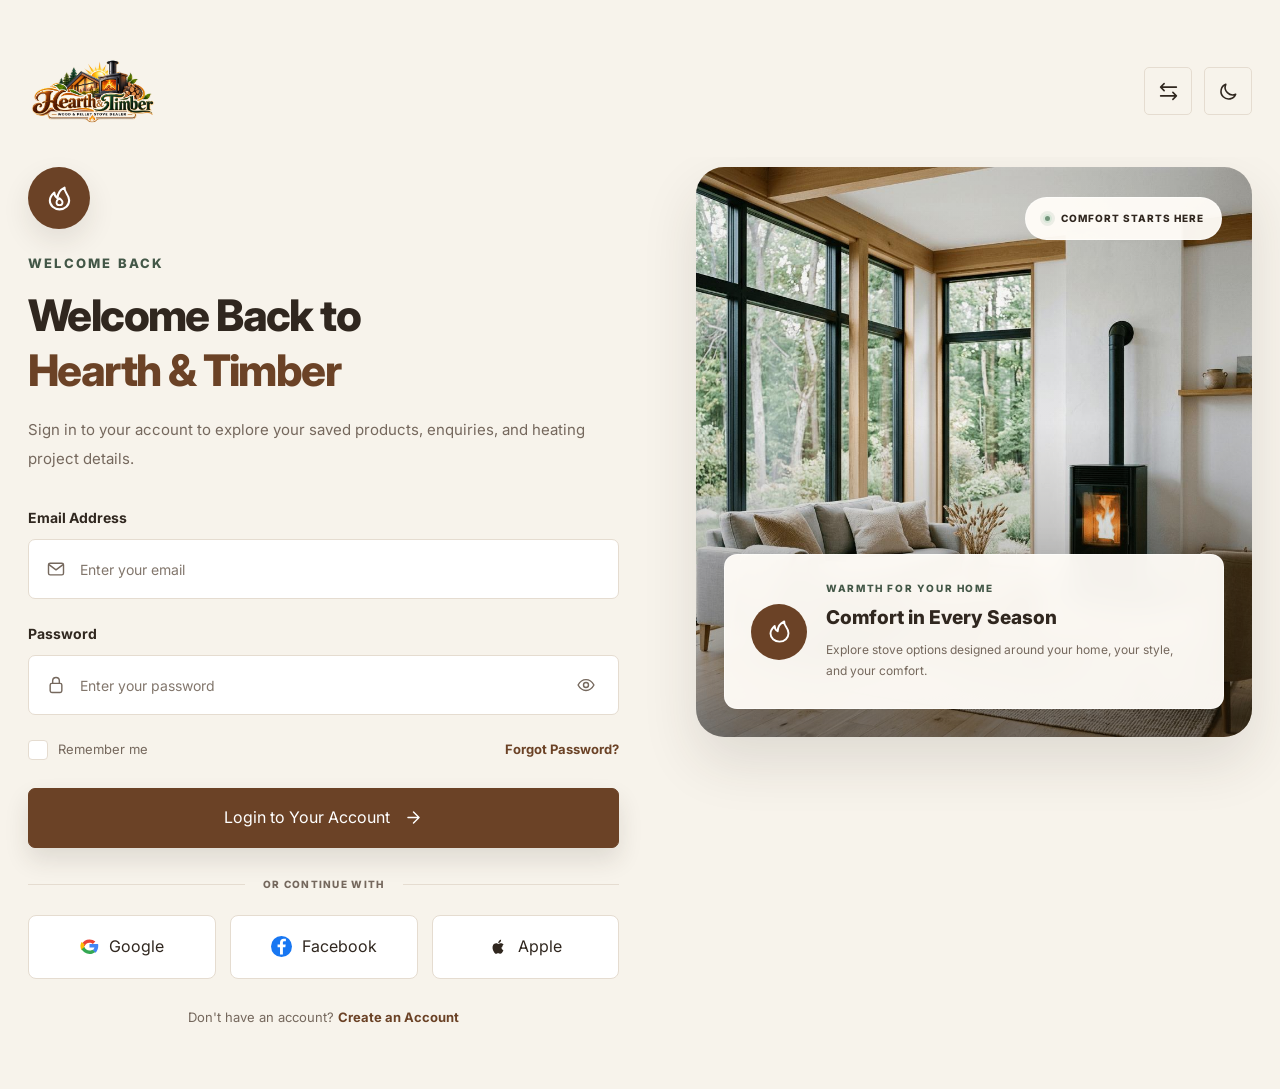
<file: login.html>
<!DOCTYPE html>
<html lang="en" dir="ltr">
<head>
    <meta charset="UTF-8">
    <meta name="viewport" content="width=device-width, initial-scale=1.0">

    <title>Login | Hearth &amp; Timber</title>
     <!-- Favicon -->

  <link rel="icon" type="image/png" href="images/logo.png">

    <meta name="description" content="Sign in to your Hearth & Timber account.">

    <link rel="preconnect" href="https://fonts.googleapis.com">
    <link rel="preconnect" href="https://fonts.gstatic.com" crossorigin>
    <link href="https://fonts.googleapis.com/css2?family=Inter:wght@400;500;600;700;800&display=swap" rel="stylesheet">

    <link rel="stylesheet" href="css/style.css">
    
    <link rel="stylesheet" href="css/responsive.css">

    <script src="js/script.js" defer></script>
    
</head>

<body class="ht-login-page">

    <!-- =========================================
         HEADER
    ========================================== -->
    <header class="ht-login-header">
        <div class="ht-login-header-container">

            <a href="index.html" class="ht-login-logo" aria-label="Hearth & Timber Home">
                <img src="images/logo.png"
                     alt="Hearth & Timber"
                     class="ht-login-logo-img">
            </a>

            <div class="ht-login-header-actions">

                <!-- RTL TOGGLE -->
                <button type="button"
                        class="ht-login-toggle ht-login-rtl-toggle"
                        id="htLoginRtlToggle"
                        aria-label="Switch text direction"
                        title="Switch text direction">
                    <svg viewBox="0 0 24 24" fill="none" aria-hidden="true">
                        <path d="M3 7H21M3 7L7 3M3 7L7 11"
                              stroke="currentColor" stroke-width="1.8"
                              stroke-linecap="round" stroke-linejoin="round"/>
                        <path d="M21 17H3M21 17L17 13M21 17L17 21"
                              stroke="currentColor" stroke-width="1.8"
                              stroke-linecap="round" stroke-linejoin="round"/>
                    </svg>
                </button>

                <!-- DARK MODE TOGGLE -->
                <button type="button"
                        class="ht-login-toggle ht-login-dark-toggle"
                        id="htLoginDarkToggle"
                        aria-label="Toggle dark mode"
                        title="Toggle dark mode"
                        aria-pressed="false">
                    <svg viewBox="0 0 24 24" fill="none" aria-hidden="true">
                        <path d="M20.2 15.1A8.6 8.6 0 0 1 8.9 3.8
                                 8.7 8.7 0 1 0 20.2 15.1Z"
                              stroke="currentColor" stroke-width="1.8"
                              stroke-linecap="round" stroke-linejoin="round"/>
                    </svg>
                </button>

            </div>
        </div>
    </header>


    <!-- =========================================
         LOGIN MAIN
    ========================================== -->
    <main class="ht-login-main">

        <div class="ht-login-layout">

            <!-- LEFT CONTENT -->
            <section class="ht-login-content" aria-labelledby="htLoginTitle">

                <div class="ht-login-welcome-icon">
                    <svg viewBox="0 0 24 24" fill="none" aria-hidden="true">
                        <path d="M12 21C7.6 21 4 17.8 4 13.7
                                 C4 10.8 5.8 8.8 7.7 7.1
                                 C7.7 10 9.2 11.1 10.4 11.8
                                 C10.4 8.1 12.4 4.8 16.2 3
                                 C15.5 6.8 20 8.6 20 13.5
                                 C20 17.7 16.5 21 12 21Z"
                              stroke="currentColor" stroke-width="1.7"
                              stroke-linecap="round" stroke-linejoin="round"/>
                        <path d="M12 17.5C10.5 17.5 9.5 16.4 9.5 15
                                 C9.5 13.9 10.5 12.8 12 11.8
                                 C13.6 13.1 14.5 14 14.5 15
                                 C14.5 16.4 13.5 17.5 12 17.5Z"
                              stroke="currentColor" stroke-width="1.5"
                              stroke-linejoin="round"/>
                    </svg>
                </div>

                <span class="ht-login-eyebrow">WELCOME BACK</span>

                <h1 class="ht-login-title" id="htLoginTitle">
                    Welcome Back to
                    <span>Hearth &amp; Timber</span>
                </h1>

                <p class="ht-login-description">
                    Sign in to your account to explore your saved products,
                    enquiries, and heating project details.
                </p>


                <!-- LOGIN FORM -->
                <form class="ht-login-form" id="htLoginForm" action="#" method="post">

                    <!-- EMAIL -->
                    <div class="ht-login-field">
                        <label for="htLoginEmail">Email Address</label>

                        <div class="ht-login-input-wrap">
                            <svg viewBox="0 0 24 24" fill="none" aria-hidden="true">
                                <rect x="3" y="5" width="18" height="14" rx="2"
                                      stroke="currentColor" stroke-width="1.7"/>
                                <path d="M4 7L12 13L20 7"
                                      stroke="currentColor" stroke-width="1.7"
                                      stroke-linecap="round" stroke-linejoin="round"/>
                            </svg>

                            <input type="email"
                                   id="htLoginEmail"
                                   name="email"
                                   placeholder="Enter your email"
                                   autocomplete="email"
                                   required>
                        </div>
                    </div>


                    <!-- PASSWORD -->
                    <div class="ht-login-field">
                        <label for="htLoginPassword">Password</label>

                        <div class="ht-login-input-wrap">
                            <svg viewBox="0 0 24 24" fill="none" aria-hidden="true">
                                <rect x="5" y="10" width="14" height="11" rx="2"
                                      stroke="currentColor" stroke-width="1.7"/>
                                <path d="M8 10V7A4 4 0 0 1 16 7V10"
                                      stroke="currentColor" stroke-width="1.7"
                                      stroke-linecap="round"/>
                            </svg>

                            <input type="password"
                                   id="htLoginPassword"
                                   name="password"
                                   placeholder="Enter your password"
                                   autocomplete="current-password"
                                   required>

                            <button type="button"
                                    class="ht-login-password-toggle"
                                    id="htLoginPasswordToggle"
                                    aria-label="Show password"
                                    aria-pressed="false">
                                <svg viewBox="0 0 24 24" fill="none" aria-hidden="true">
                                    <path d="M2.5 12S6 5.5 12 5.5
                                             21.5 12 21.5 12
                                             18 18.5 12 18.5
                                             2.5 12 2.5 12Z"
                                          stroke="currentColor" stroke-width="1.7"
                                          stroke-linejoin="round"/>
                                    <circle cx="12" cy="12" r="3"
                                            stroke="currentColor" stroke-width="1.7"/>
                                </svg>
                            </button>
                        </div>
                    </div>


                    <!-- REMEMBER / FORGOT -->
                    <div class="ht-login-options">

                        <label class="ht-login-remember">
                            <input type="checkbox" name="remember">
                            <span>Remember me</span>
                        </label>

                        <a href="forgot-password.html" class="ht-login-forgot">
                            Forgot Password?
                        </a>

                    </div>


                    <!-- LOGIN SUBMIT -->
                    <button type="submit" class="ht-login-submit">
                        <span>Login to Your Account</span>

                        <svg viewBox="0 0 24 24" fill="none" aria-hidden="true">
                            <path d="M5 12H19M12 5L19 12L12 19"
                                  stroke="currentColor" stroke-width="1.8"
                                  stroke-linecap="round" stroke-linejoin="round"/>
                        </svg>
                    </button>

                    <p class="ht-login-message"
                       id="htLoginMessage"
                       role="status"
                       aria-live="polite"></p>

                </form>


                <!-- DIVIDER -->
                <div class="ht-login-divider">
                    <span></span>
                    <p>OR CONTINUE WITH</p>
                    <span></span>
                </div>


                <!-- SOCIAL LOGIN BUTTONS -->
                <div class="ht-login-socials">

                    <!-- GOOGLE -->
                    <button type="button"
                            class="ht-login-social-btn ht-login-google"
                            aria-label="Continue with Google">

                        <svg class="ht-login-social-icon"
                             viewBox="0 0 48 48"
                             aria-hidden="true">
                            <path fill="#EA4335"
                                  d="M24 9.5c3.5 0 6.3 1.2 8.5 3.3l6.3-6.3C34.9 2.9 29.9 1 24 1
                                     15.2 1 7.6 6 3.9 13.3l7.4 5.7C13.1 13.1 18.1 9.5 24 9.5Z"
                                  transform="translate(0 5)"/>
                            <path fill="#4285F4"
                                  d="M46.1 24.5c0-1.6-.1-3.2-.4-4.7H24v8.9h12.4
                                     c-.5 2.9-2.2 5.4-4.8 7.1l7.4 5.7c4.3-4 7.1-9.9 7.1-17Z"
                                  transform="translate(0 -2)"/>
                            <path fill="#FBBC05"
                                  d="M11.3 28.7c-.6-1.5-1-3.1-1-4.7s.4-3.2 1-4.7l-7.4-5.7
                                     C2.1 16.8 1 20.3 1 24s1.1 7.2 2.9 10.4l7.4-5.7Z"
                                  transform="translate(0 -1)"/>
                            <path fill="#34A853"
                                  d="M24 47c5.9 0 10.9-1.9 14.5-5.2l-7.4-5.7
                                     c-2 1.4-4.5 2.2-7.1 2.2-5.9 0-10.9-3.6-12.7-8.8l-7.4 5.7
                                     C7.6 42 15.2 47 24 47Z"
                                  transform="translate(0 -4)"/>
                        </svg>

                        <span>Google</span>
                    </button>


                    <!-- FACEBOOK -->
                    <button type="button"
                            class="ht-login-social-btn ht-login-facebook"
                            aria-label="Continue with Facebook">

                        <svg class="ht-login-social-icon"
                             viewBox="0 0 24 24"
                             aria-hidden="true">
                            <circle cx="12" cy="12" r="12" fill="#1877F2"/>
                            <path fill="#FFFFFF"
                                  d="M13.6 21v-8.2h2.8l.4-3.2h-3.2V7.5
                                     c0-.9.3-1.6 1.6-1.6H17V3.1
                                     c-.3 0-1.3-.1-2.5-.1-2.5 0-4.2 1.5-4.2 4.3v2.3H7.5v3.2h2.8V21h3.3Z"/>
                        </svg>

                        <span>Facebook</span>
                    </button>


                    <!-- APPLE -->
                    <button type="button"
                            class="ht-login-social-btn ht-login-apple"
                            aria-label="Continue with Apple">

                        <svg class="ht-login-social-icon"
                             viewBox="0 0 24 24"
                             aria-hidden="true">
                            <path fill="currentColor"
                                  d="M16.7 12.8c0-2.1 1.7-3.1 1.8-3.2
                                     -1-1.5-2.6-1.7-3.2-1.7-1.4-.1-2.7.8-3.4.8
                                     -.7 0-1.8-.8-3-.8-1.5 0-2.9.9-3.7 2.2
                                     -1.6 2.7-.4 6.7 1.1 8.9.7 1.1 1.5 2.3 2.6 2.3
                                     1 0 1.4-.7 2.7-.7s1.7.7 2.8.7c1.2 0 1.9-1.1 2.6-2.2
                                     .8-1.2 1.1-2.4 1.1-2.5-.1 0-2.4-.9-2.4-3.8ZM14.4 6.4
                                     c.6-.8 1-1.8.9-2.9-.9 0-2 .6-2.7 1.4
                                     -.6.7-1.1 1.8-1 2.8 1 .1 2.1-.5 2.8-1.3Z"/>
                        </svg>

                        <span>Apple</span>
                    </button>

                </div>


                <!-- REGISTER LINK -->
                <p class="ht-login-register">
                    Don't have an account?
                    <a href="register.html">Create an Account</a>
                </p>

            </section>


            <!-- RIGHT IMAGE PANEL -->
            <aside class="ht-login-visual" aria-label="Discover Hearth and Timber">

                <img src="images/login-stove.jpg"
                     alt="A welcoming living room featuring a wood-burning stove"
                     class="ht-login-visual-image">

                <div class="ht-login-image-overlay"></div>

                <div class="ht-login-image-badge">
                    <span class="ht-login-badge-dot"></span>
                    <span>COMFORT STARTS HERE</span>
                </div>

                <div class="ht-login-image-card">

                    <div class="ht-login-image-card-icon">
                        <svg viewBox="0 0 24 24" fill="none" aria-hidden="true">
                            <path d="M12 21C7.6 21 4 17.8 4 13.7
                                     C4 10.8 5.8 8.8 7.7 7.1
                                     C7.7 10 9.2 11.1 10.4 11.8
                                     C10.4 8.1 12.4 4.8 16.2 3
                                     C15.5 6.8 20 8.6 20 13.5
                                     C20 17.7 16.5 21 12 21Z"
                                  stroke="currentColor" stroke-width="1.7"
                                  stroke-linecap="round" stroke-linejoin="round"/>
                        </svg>
                    </div>

                    <div class="ht-login-image-card-content">
                        <span class="ht-login-card-eyebrow">
                            WARMTH FOR YOUR HOME
                        </span>

                        <h2>Comfort in Every Season</h2>

                        <p>
                            Explore stove options designed around your
                            home, your style, and your comfort.
                        </p>
                    </div>

                </div>

            </aside>

        </div>

    </main>
<script src="js/theme.js"></script>
<script src="js/script.js"></script>
</body>
</html>
</file>
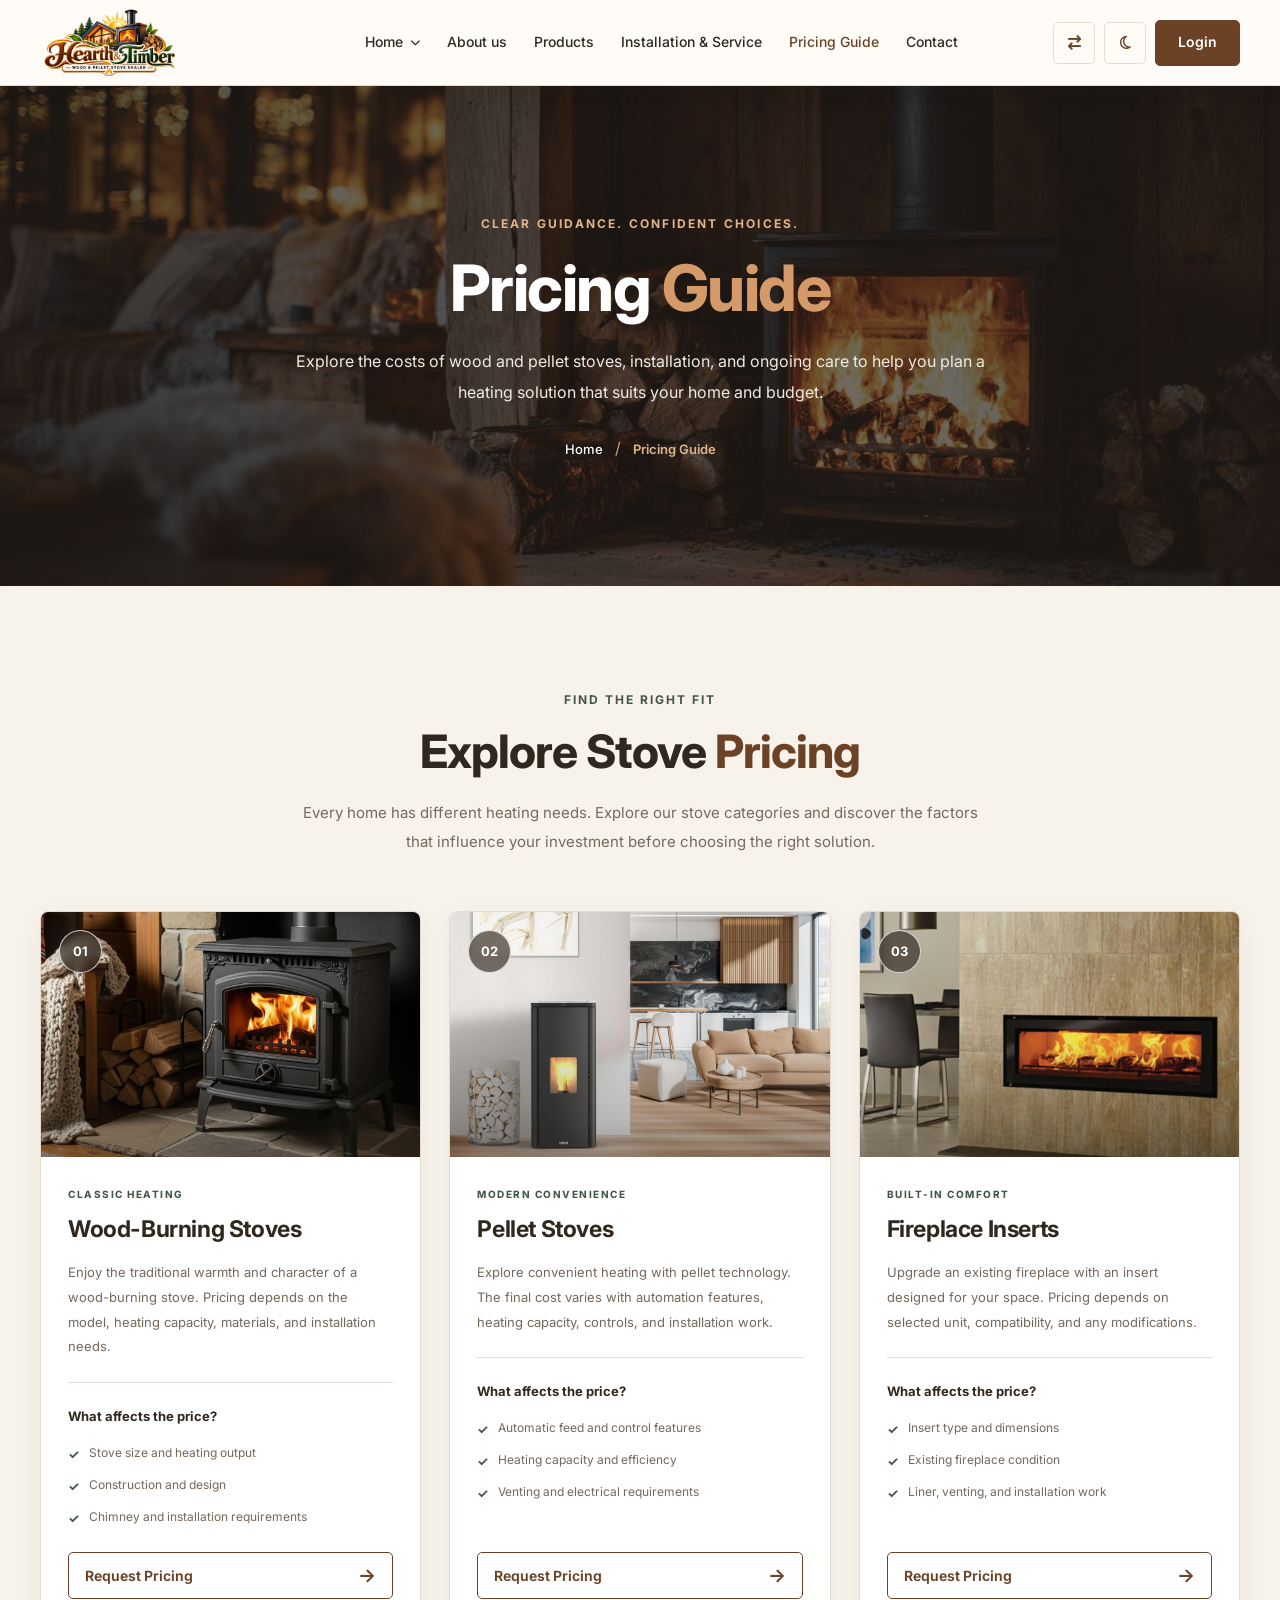
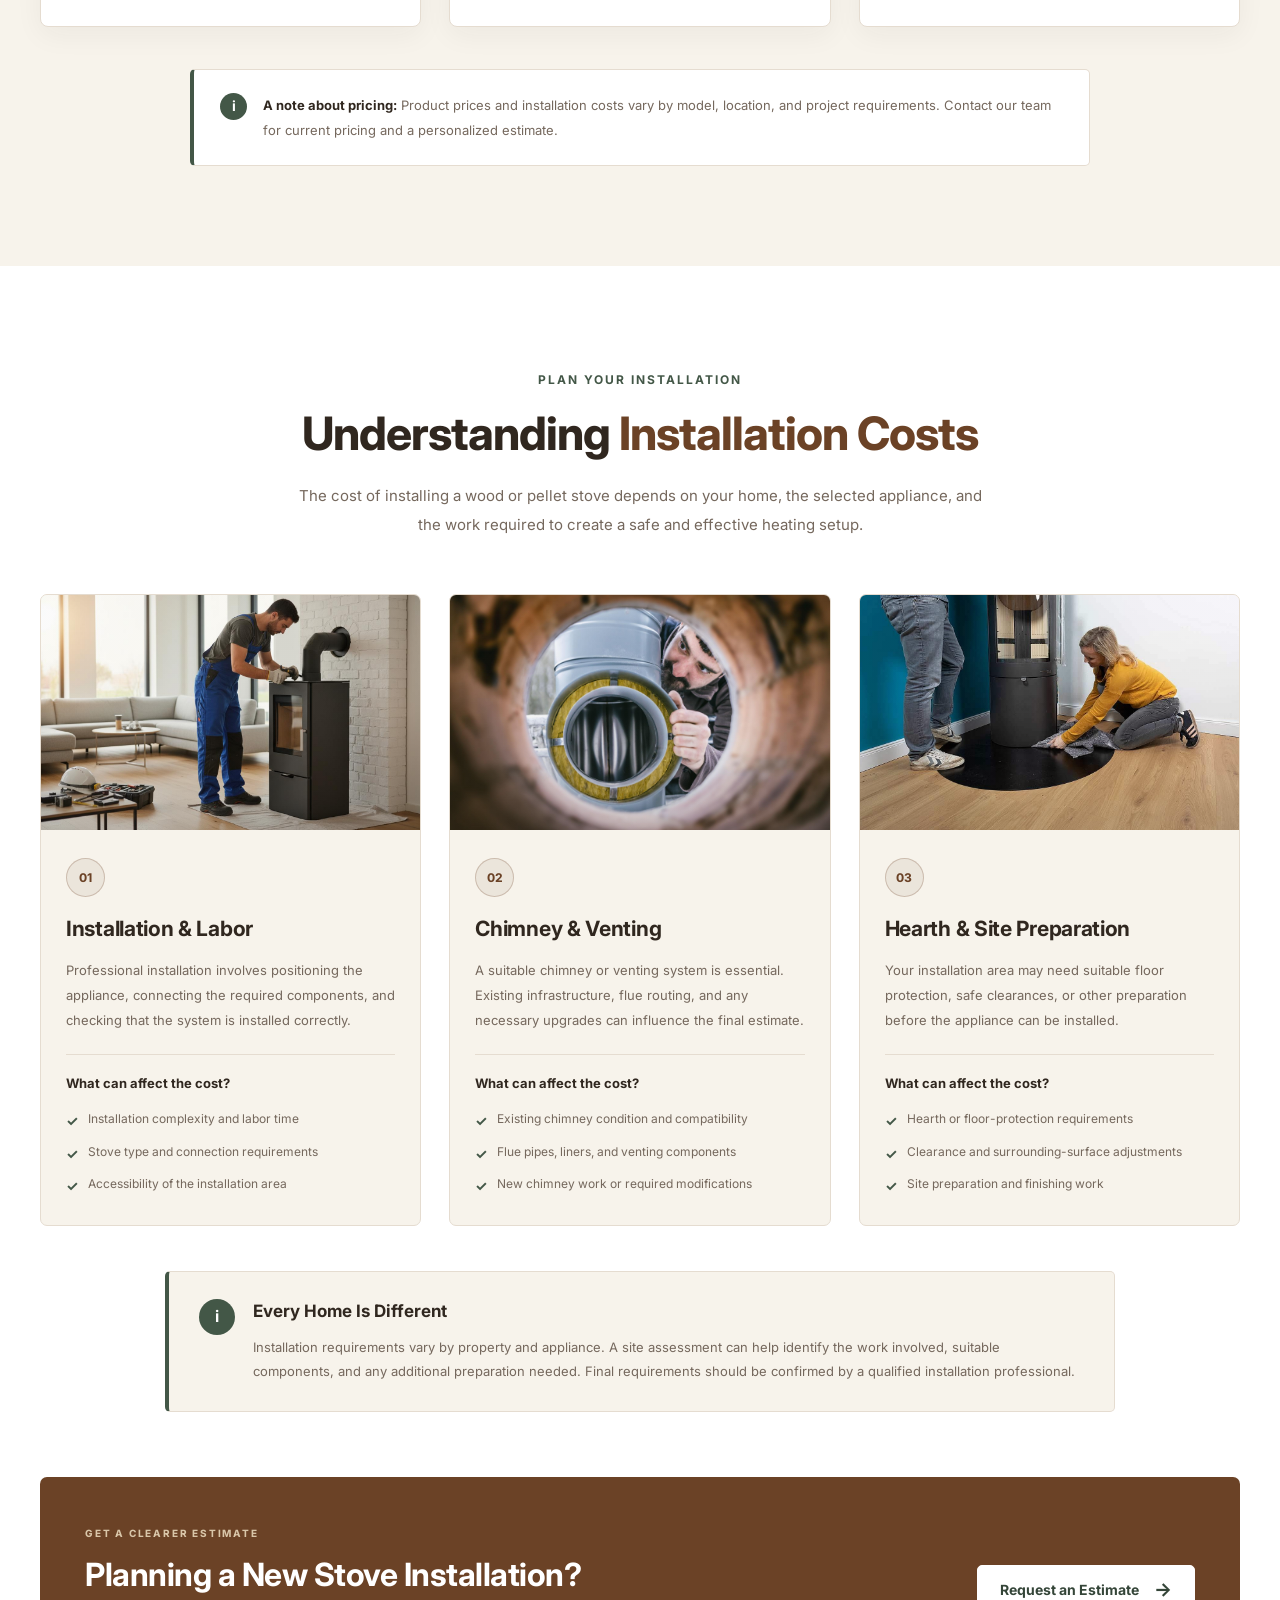
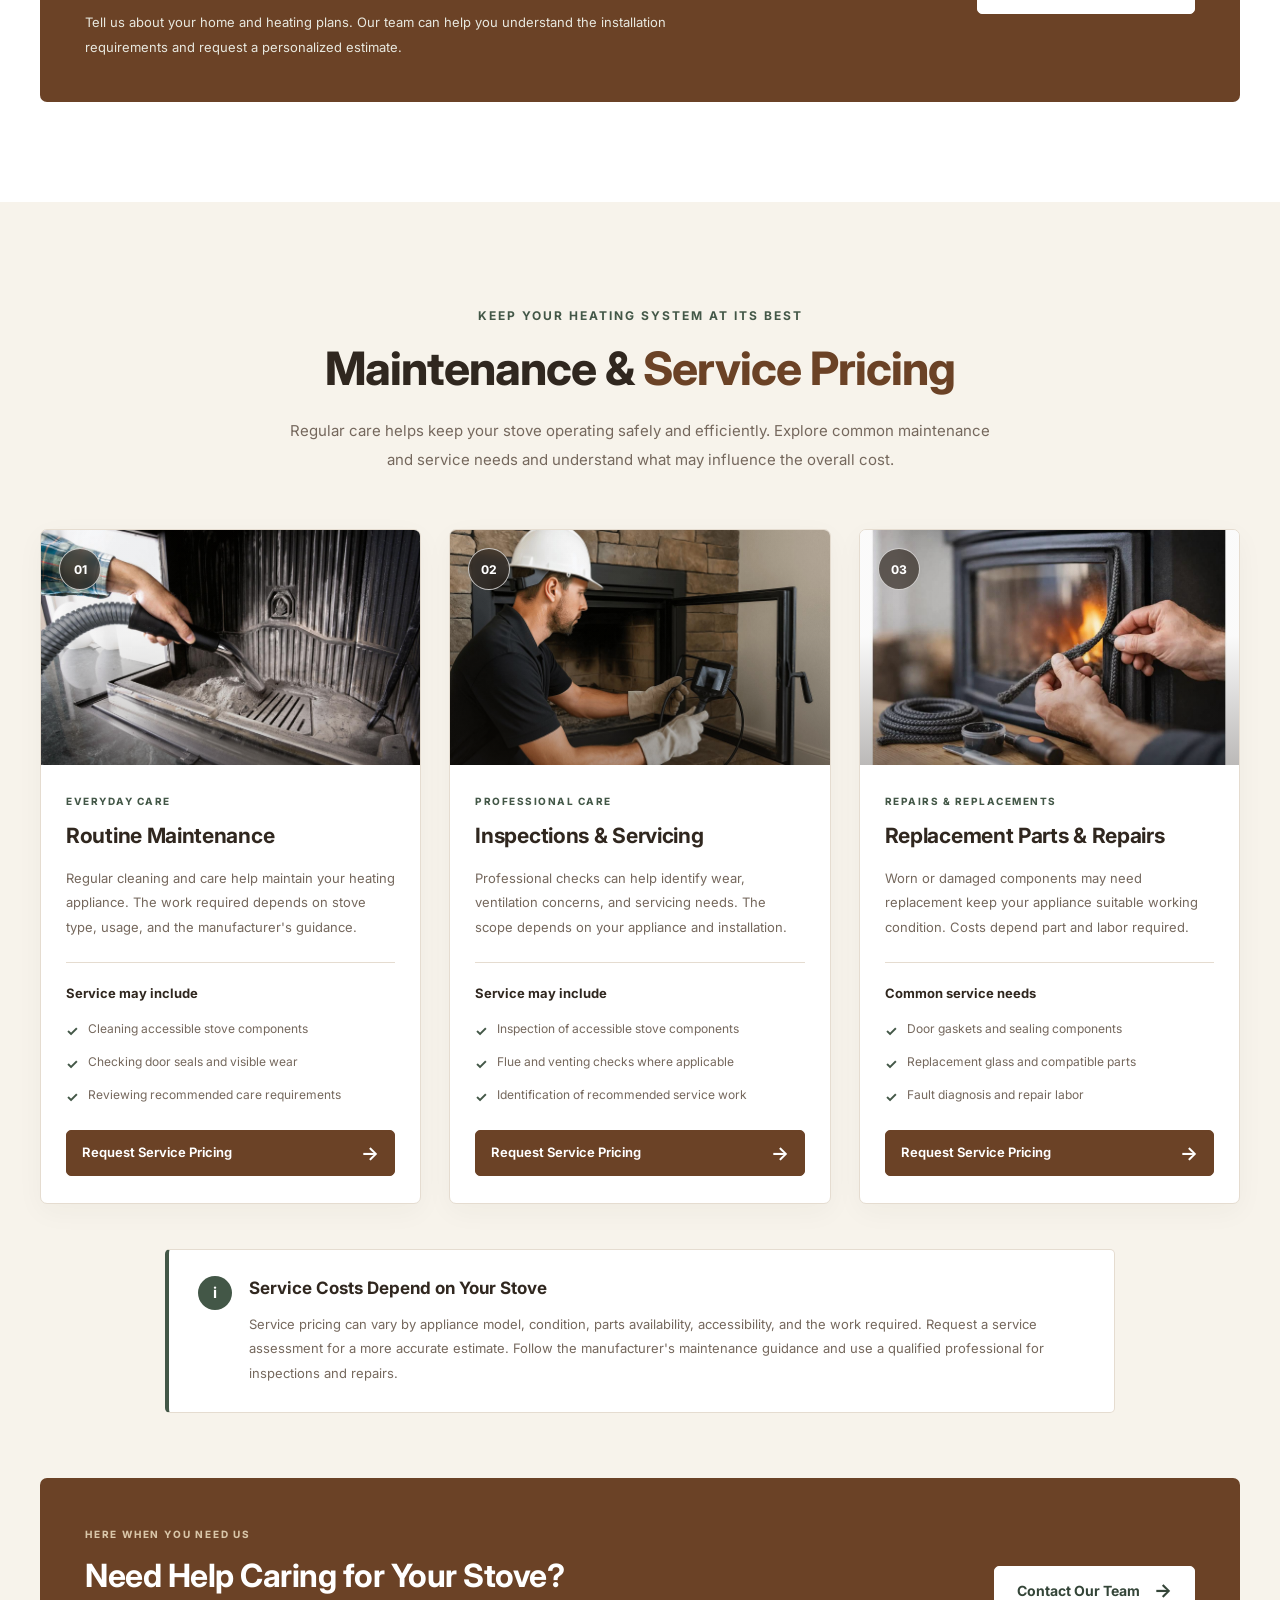
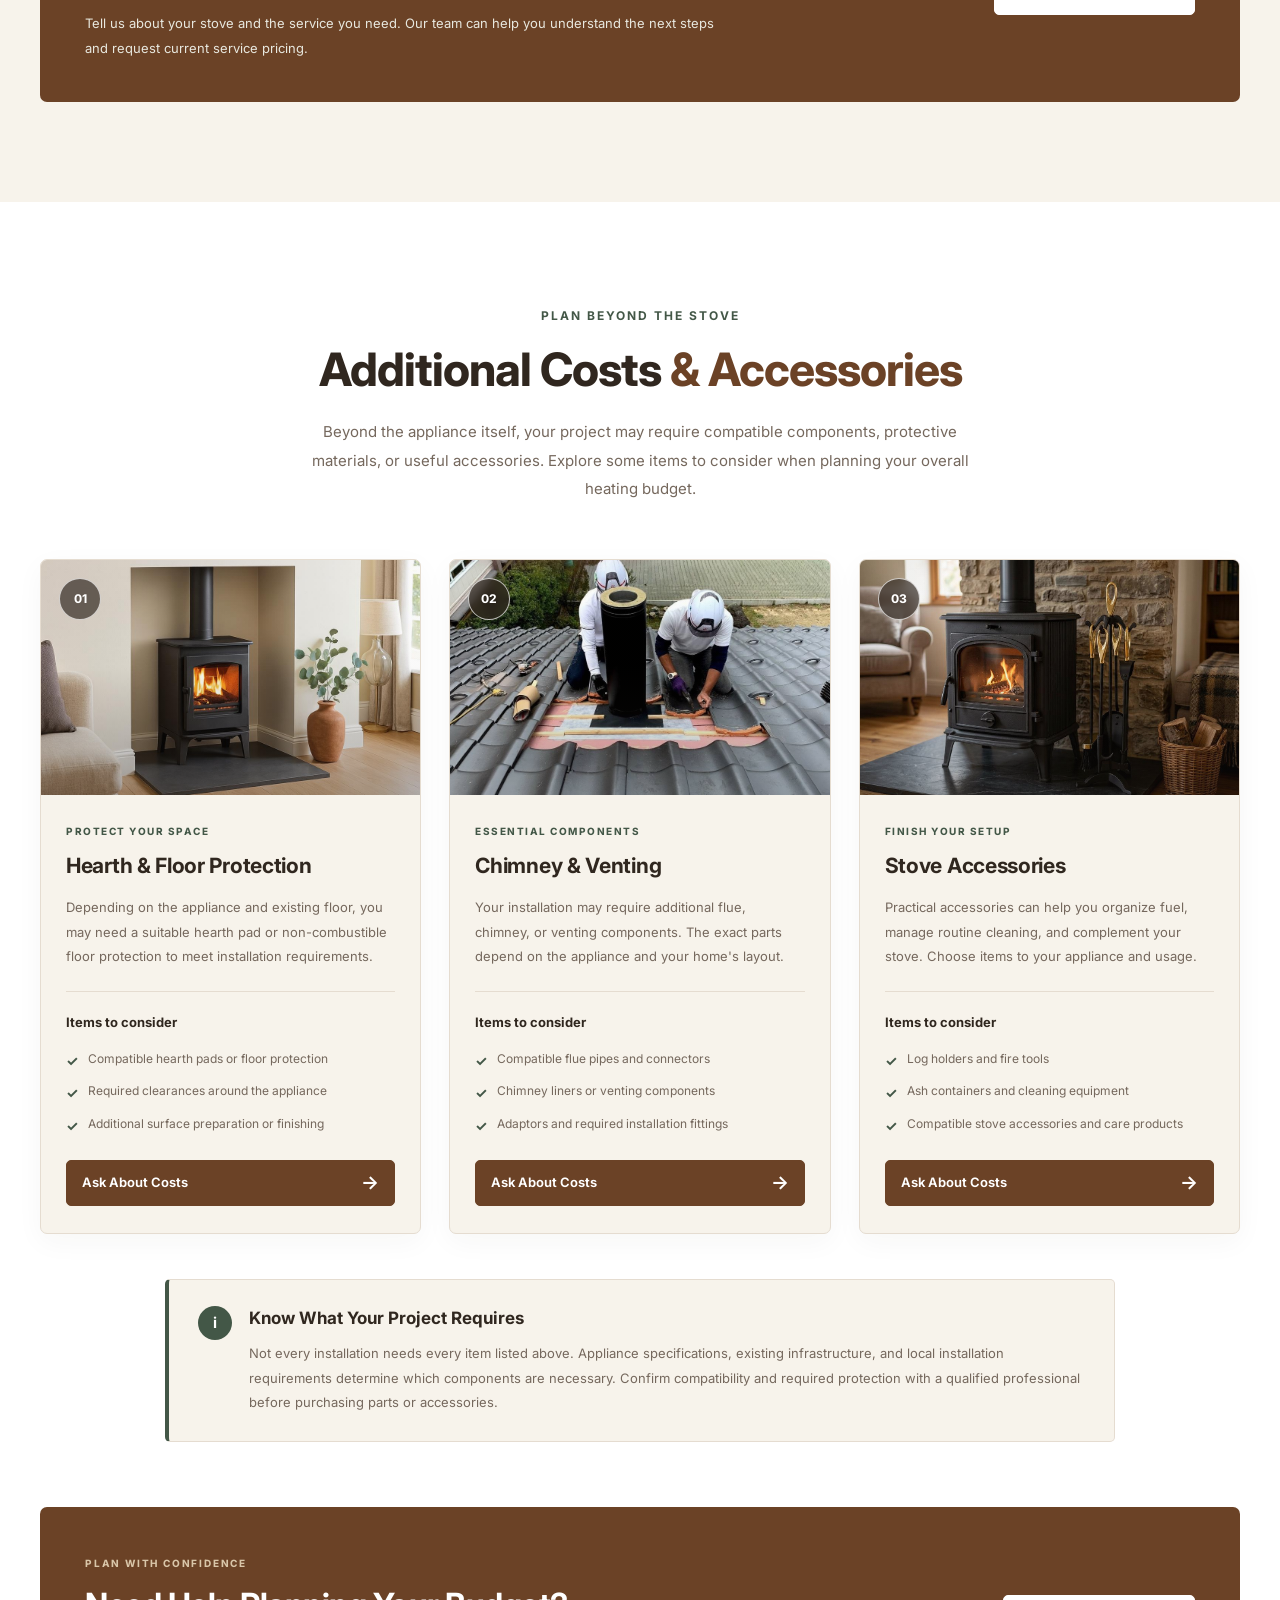
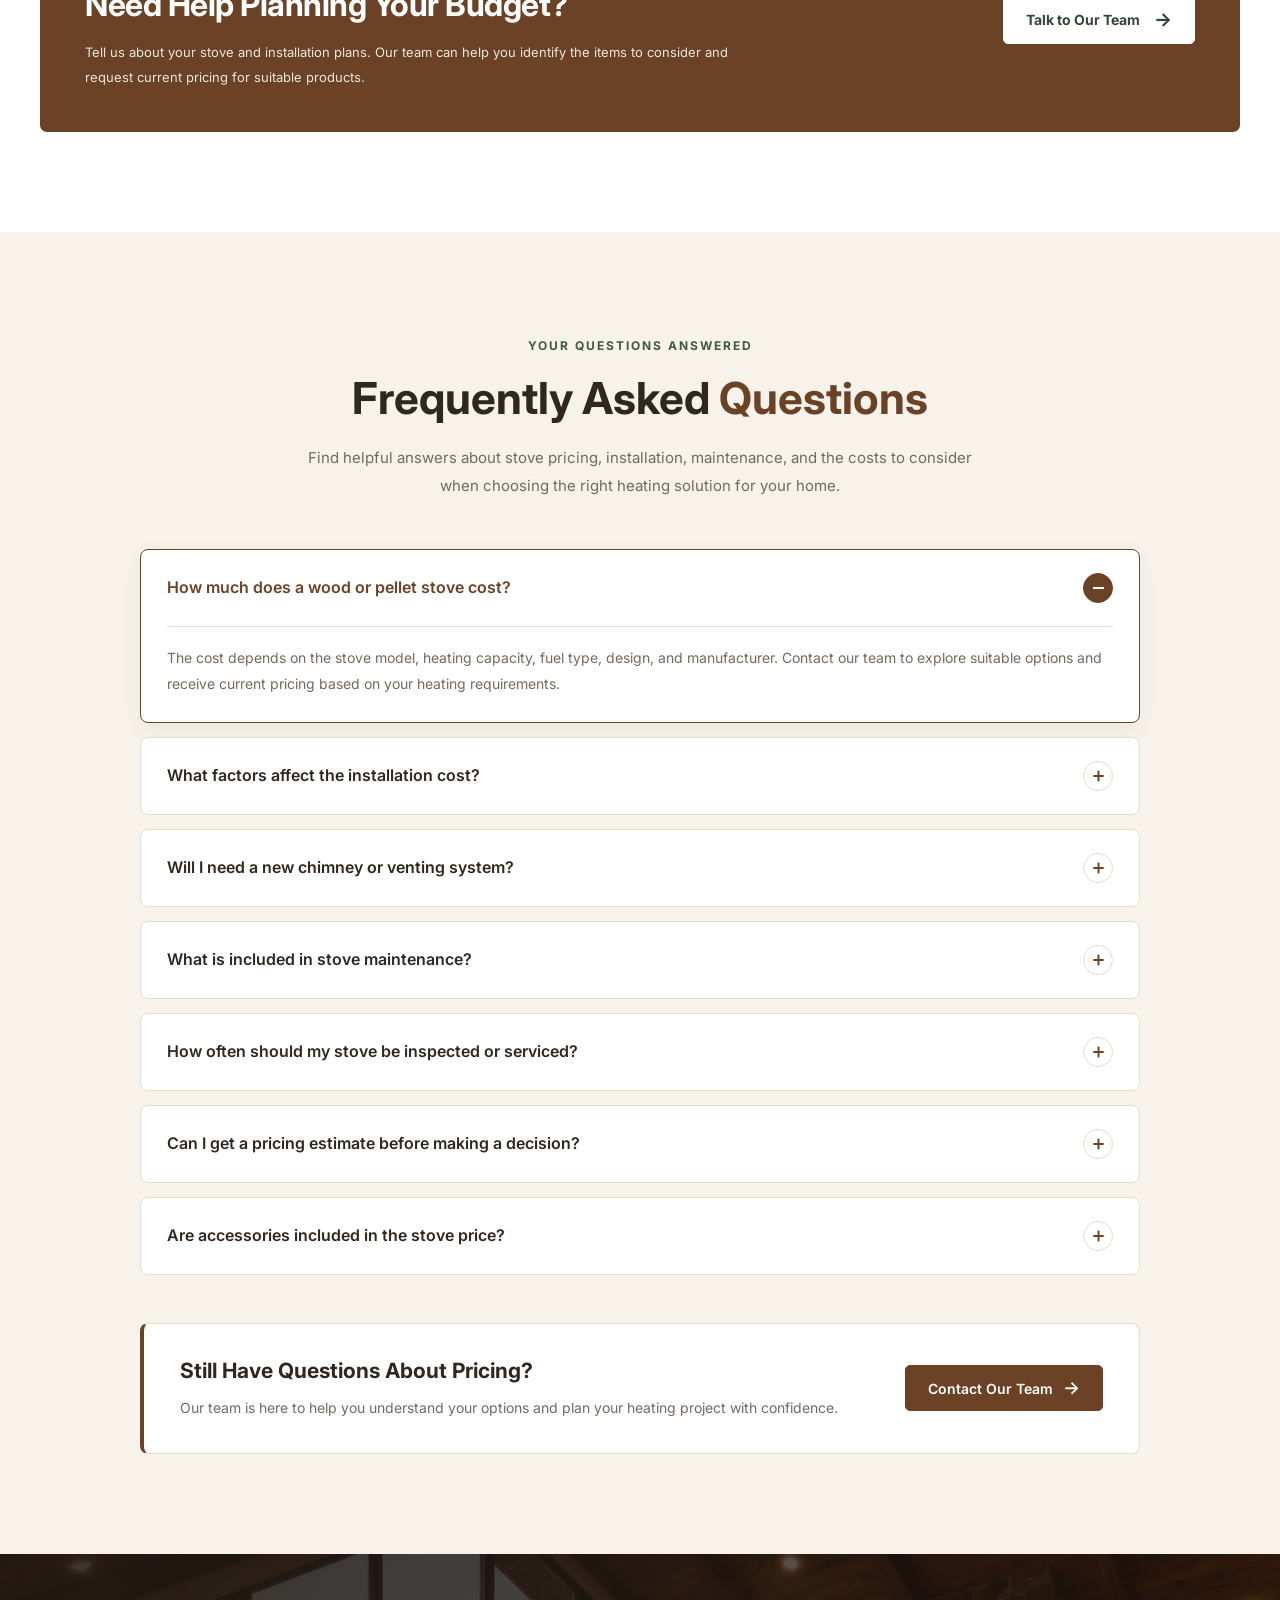
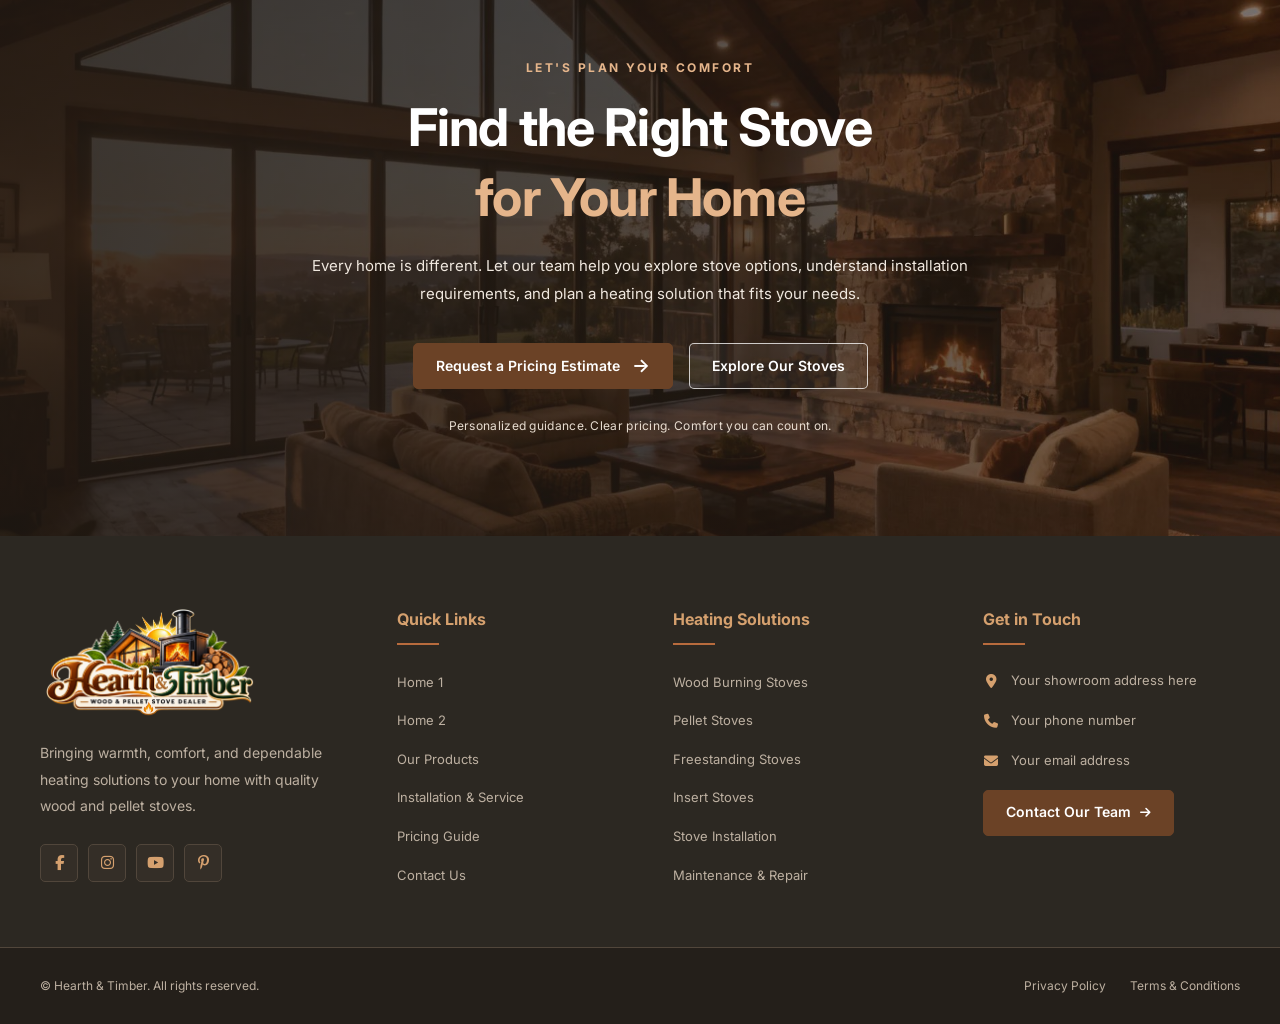
<file: pricing-guide.html>
<!DOCTYPE html>
<html lang="en">
<head>
    <meta charset="UTF-8">
    <meta name="viewport" content="width=device-width, initial-scale=1.0">

    <title>Hearth & Timber | Wood & Pellet Stove Dealer</title>
     <!-- Favicon -->

  <link rel="icon" type="image/png" href="images/logo.png">


    <!-- Font Awesome Icons -->
    <link
        rel="stylesheet"
        href="https://cdnjs.cloudflare.com/ajax/libs/font-awesome/6.7.2/css/all.min.css"
    >

    <!-- Header CSS -->
    <link rel="stylesheet" href="css/style.css">
    <link rel="stylesheet" href="css/responsive.css">
</head>

<body>

    
<!-- ==========================================
     WOOD & PELLET STOVE DEALER — HEADER
=========================================== -->

<header class="ht-header" id="htHeader">
    <div class="ht-header-container">

        
<!-- ==========================================
     HEARTH & TIMBER — LOGO
=========================================== -->

<a href="index.html" class="ht-logo">
    <img
        src="images/logo.png"
        alt="Hearth & Timber — Wood & Pellet Stove Dealer"
        class="ht-logo-image"
    >
</a>


        <!-- NAVIGATION -->
        <nav class="ht-navigation" id="htNavigation">

            <!-- HOME DROPDOWN -->
            <div class="ht-nav-item ht-home-dropdown">
                <a href="#" class="ht-nav-link">
                    Home
                    <i class="fa-solid fa-chevron-down"></i>
                </a>

                <div class="ht-dropdown-menu">
                    <a href="index.html">Home 1</a>
                    <a href="home2.html">Home 2</a>
                </div>
            </div>
             <a href="about.html" class="ht-nav-link">
                About us
            </a>

            <a href="products.html" class="ht-nav-link">
                Products
            </a>

            <a href="installation-service.html" class="ht-nav-link">
                Installation &amp; Service
            </a>

            <a href="pricing-guide.html" class="ht-nav-link active">
                Pricing Guide
            </a>

            <a href="contact.html" class="ht-nav-link">
                Contact
            </a>

            <!-- MOBILE ACTIONS -->
            <div class="ht-mobile-actions">

                <button
    type="button"
    class="ht-header-icon-btn ht-rtl-toggle"
    id="htRtlToggleDesktop"
    aria-label="Toggle right-to-left layout"
    title="Toggle RTL"
    aria-pressed="false">
    <i class="fa-solid fa-arrow-right-arrow-left"></i>
</button>

                <button
                    type="button"
                    class="ht-header-icon-btn ht-theme-toggle"
                    id="htThemeToggle"
                    aria-label="Toggle dark mode"
                    title="Toggle dark mode"
                    aria-pressed="false">
                    <i class="fa-regular fa-moon"></i>
                </button>

                <a href="login.html" class="ht-login-btn">
                    Login
                </a>

            </div>
        </nav>

        <!-- DESKTOP HEADER ACTIONS -->
        <div class="ht-header-actions">

            <button
    type="button"
    class="ht-header-icon-btn ht-rtl-toggle"
    id="htRtlToggleDesktop"
    aria-label="Toggle right-to-left layout"
    title="Toggle RTL"
    aria-pressed="false">
    <i class="fa-solid fa-arrow-right-arrow-left"></i>
</button>

            <button
                type="button"
                class="ht-header-icon-btn ht-theme-toggle"
                id="htThemeToggleDesktop"
                aria-label="Toggle dark mode"
                title="Toggle dark mode"
                aria-pressed="false">
                <i class="fa-regular fa-moon"></i>
            </button>

            <a href="login.html" class="ht-login-btn">
                Login
            </a>

        </div>

        <!-- HAMBURGER -->
        <button
            type="button"
            class="ht-menu-toggle"
            id="htMenuToggle"
            aria-label="Open navigation menu"
            aria-controls="htNavigation"
            aria-expanded="false">
            <i class="fa-solid fa-bars"></i>
        </button>

    </div>
</header>


    <!-- PAGE CONTENT STARTS HERE -->

    <main class="ht-main">
<!-- ==========================================
     PRICING GUIDE — HERO SECTION
========================================== -->

<section class="ht-pricing-hero" id="htPricingHero">

    <!-- BACKGROUND IMAGE -->
    <div class="ht-pricing-hero-background">

        <img
            src="images/pricing-guide-hero.jpg"
            alt="Wood-burning stove in a warm rustic living room"
            fetchpriority="high"
        >

    </div>

    <!-- DARK OVERLAY -->
    <div class="ht-pricing-hero-overlay"></div>

    <!-- HERO CONTENT -->
    <div class="ht-pricing-hero-container">

        <div class="ht-pricing-hero-content">

            <span class="ht-pricing-hero-eyebrow">
                CLEAR GUIDANCE. CONFIDENT CHOICES.
            </span>

            <h1 class="ht-pricing-hero-title">
                Pricing <span>Guide</span>
            </h1>

            <p class="ht-pricing-hero-description">
                Explore the costs of wood and pellet stoves, installation,
                and ongoing care to help you plan a heating solution
                that suits your home and budget.
            </p>

            <!-- BREADCRUMB -->
            <nav class="ht-pricing-hero-breadcrumb" aria-label="Breadcrumb">

                <a href="index.html">Home</a>

                <span
                    class="ht-pricing-hero-breadcrumb-separator"
                    aria-hidden="true"
                >/</span>

                <span
                    class="ht-pricing-hero-breadcrumb-current"
                    aria-current="page"
                >
                    Pricing Guide
                </span>

            </nav>

        </div>

    </div>

</section>

<!-- END PRICING GUIDE HERO -->
 
<!-- ==========================================
     PRICING GUIDE — STOVE PRICE CATEGORIES
========================================== -->

<section class="ht-pricing-categories" id="stovePriceCategories">

    <div class="ht-pricing-categories-container">

        <!-- SECTION HEADER -->
        <div class="ht-pricing-categories-header">

            <span class="ht-pricing-categories-eyebrow">
                FIND THE RIGHT FIT
            </span>

            <h2 class="ht-pricing-categories-title">
                Explore Stove <span>Pricing</span>
            </h2>

            <p class="ht-pricing-categories-description">
                Every home has different heating needs. Explore our stove
                categories and discover the factors that influence your
                investment before choosing the right solution.
            </p>

        </div>

        <!-- CATEGORY CARDS -->
        <div class="ht-pricing-categories-grid">

            <!-- CARD 1: WOOD-BURNING STOVES -->
            <article class="ht-pricing-category-card">

                <div class="ht-pricing-category-image">
                    <img
                        src="images/pricing-wood-stove.jpg"
                        alt="Traditional wood-burning stove in a warm rustic living room"
                        loading="lazy"
                    >

                    <span class="ht-pricing-category-number">01</span>
                </div>

                <div class="ht-pricing-category-content">

                    <span class="ht-pricing-category-label">
                        CLASSIC HEATING
                    </span>

                    <h3 class="ht-pricing-category-title">
                        Wood-Burning Stoves
                    </h3>

                    <p class="ht-pricing-category-description">
                        Enjoy the traditional warmth and character of a
                        wood-burning stove. Pricing depends on the model,
                        heating capacity, materials, and installation needs.
                    </p>

                    <div class="ht-pricing-category-divider"></div>

                    <div class="ht-pricing-category-details">

                        <span class="ht-pricing-category-detail-title">
                            What affects the price?
                        </span>

                        <ul class="ht-pricing-category-list">
                            <li>Stove size and heating output</li>
                            <li>Construction and design</li>
                            <li>Chimney and installation requirements</li>
                        </ul>

                    </div>

                    <a
                        href="contact.html"
                        class="ht-pricing-category-link"
                        aria-label="Request current pricing for wood-burning stoves"
                    >
                        Request Pricing
                        <span aria-hidden="true">&rarr;</span>
                    </a>

                </div>

            </article>

            <!-- CARD 2: PELLET STOVES -->
            <article class="ht-pricing-category-card">

                <div class="ht-pricing-category-image">
                    <img
                        src="images/pricing-pellet-stove.jpg"
                        alt="Modern pellet stove in a comfortable contemporary living room"
                        loading="lazy"
                    >

                    <span class="ht-pricing-category-number">02</span>
                </div>

                <div class="ht-pricing-category-content">

                    <span class="ht-pricing-category-label">
                        MODERN CONVENIENCE
                    </span>

                    <h3 class="ht-pricing-category-title">
                        Pellet Stoves
                    </h3>

                    <p class="ht-pricing-category-description">
                        Explore convenient heating with pellet technology.
                        The final cost varies with automation features,
                        heating capacity, controls, and installation work.
                    </p>

                    <div class="ht-pricing-category-divider"></div>

                    <div class="ht-pricing-category-details">

                        <span class="ht-pricing-category-detail-title">
                            What affects the price?
                        </span>

                        <ul class="ht-pricing-category-list">
                            <li>Automatic feed and control features</li>
                            <li>Heating capacity and efficiency</li>
                            <li>Venting and electrical requirements</li>
                        </ul>

                    </div>

                    <a
                        href="contact.html"
                        class="ht-pricing-category-link"
                        aria-label="Request current pricing for pellet stoves"
                    >
                        Request Pricing
                        <span aria-hidden="true">&rarr;</span>
                    </a>

                </div>

            </article>

            <!-- CARD 3: FIREPLACE INSERTS -->
            <article class="ht-pricing-category-card">

                <div class="ht-pricing-category-image">
                    <img
                        src="images/pricing-fireplace-insert.jpg"
                        alt="Black fireplace insert fitted into a traditional stone fireplace"
                        loading="lazy"
                    >

                    <span class="ht-pricing-category-number">03</span>
                </div>

                <div class="ht-pricing-category-content">

                    <span class="ht-pricing-category-label">
                        BUILT-IN COMFORT
                    </span>

                    <h3 class="ht-pricing-category-title">
                        Fireplace Inserts
                    </h3>

                    <p class="ht-pricing-category-description">
                        Upgrade an existing fireplace with an insert designed
                        for your space. Pricing depends on selected unit,
                        compatibility, and any modifications.
                    </p>

                    <div class="ht-pricing-category-divider"></div>

                    <div class="ht-pricing-category-details">

                        <span class="ht-pricing-category-detail-title">
                            What affects the price?
                        </span>

                        <ul class="ht-pricing-category-list">
                            <li>Insert type and dimensions</li>
                            <li>Existing fireplace condition</li>
                            <li>Liner, venting, and installation work</li>
                        </ul>

                    </div>

                    <a
                        href="contact.html"
                        class="ht-pricing-category-link"
                        aria-label="Request current pricing for fireplace inserts"
                    >
                        Request Pricing
                        <span aria-hidden="true">&rarr;</span>
                    </a>

                </div>

            </article>

        </div>

        <!-- PRICING NOTE -->
        <div class="ht-pricing-categories-note">

            <span class="ht-pricing-categories-note-icon" aria-hidden="true">
                i
            </span>

            <p>
                <strong>A note about pricing:</strong>
                Product prices and installation costs vary by model,
                location, and project requirements. Contact our team for
                current pricing and a personalized estimate.
            </p>

        </div>

    </div>

</section>

<!-- END STOVE PRICE CATEGORIES -->
<!-- ==========================================
     PRICING GUIDE — INSTALLATION COSTS
========================================== -->

<section class="ht-install-costs" id="installationCosts">

    <div class="ht-install-costs-container">

        <!-- SECTION HEADER -->
        <div class="ht-install-costs-header">

            <span class="ht-install-costs-eyebrow">
                PLAN YOUR INSTALLATION
            </span>

            <h2 class="ht-install-costs-title">
                Understanding <span>Installation Costs</span>
            </h2>

            <p class="ht-install-costs-description">
                The cost of installing a wood or pellet stove depends on
                your home, the selected appliance, and the work required
                to create a safe and effective heating setup.
            </p>

        </div>

        <!-- INSTALLATION COST FACTORS -->
        <div class="ht-install-costs-grid">

            <!-- CARD 1: INSTALLATION AND LABOR -->
            <article class="ht-install-cost-card">

                <div class="ht-install-cost-image">
                    <img
                        src="images/pricing-installation-labor.jpg"
                        alt="Professional technician installing a freestanding wood stove"
                        loading="lazy"
                    >
                </div>

                <div class="ht-install-cost-content">

                    <span class="ht-install-cost-number">01</span>

                    <h3 class="ht-install-cost-title">
                        Installation &amp; Labor
                    </h3>

                    <p class="ht-install-cost-description">
                        Professional installation involves positioning
                        the appliance, connecting the required components,
                        and checking that the system is installed correctly.
                    </p>

                    <div class="ht-install-cost-subheading">
                        What can affect the cost?
                    </div>

                    <ul class="ht-install-cost-list">
                        <li>Installation complexity and labor time</li>
                        <li>Stove type and connection requirements</li>
                        <li>Accessibility of the installation area</li>
                    </ul>

                </div>

            </article>

            <!-- CARD 2: CHIMNEY AND VENTING -->
            <article class="ht-install-cost-card">

                <div class="ht-install-cost-image">
                    <img
                        src="images/pricing-chimney-venting.jpg"
                        alt="Stove flue pipe and chimney venting installation"
                        loading="lazy"
                    >
                </div>

                <div class="ht-install-cost-content">

                    <span class="ht-install-cost-number">02</span>

                    <h3 class="ht-install-cost-title">
                        Chimney &amp; Venting
                    </h3>

                    <p class="ht-install-cost-description">
                        A suitable chimney or venting system is essential.
                        Existing infrastructure, flue routing, and any
                        necessary upgrades can influence the final estimate.
                    </p>

                    <div class="ht-install-cost-subheading">
                        What can affect the cost?
                    </div>

                    <ul class="ht-install-cost-list">
                        <li>Existing chimney condition and compatibility</li>
                        <li>Flue pipes, liners, and venting components</li>
                        <li>New chimney work or required modifications</li>
                    </ul>

                </div>

            </article>

            <!-- CARD 3: HEARTH AND SITE PREPARATION -->
            <article class="ht-install-cost-card">

                <div class="ht-install-cost-image">
                    <img
                        src="images/pricing-hearth-preparation.jpg"
                        alt="Stone hearth and floor area prepared for a wood-burning stove"
                        loading="lazy"
                    >
                </div>

                <div class="ht-install-cost-content">

                    <span class="ht-install-cost-number">03</span>

                    <h3 class="ht-install-cost-title">
                        Hearth &amp; Site Preparation
                    </h3>

                    <p class="ht-install-cost-description">
                        Your installation area may need suitable floor
                        protection, safe clearances, or other preparation
                        before the appliance can be installed.
                    </p>

                    <div class="ht-install-cost-subheading">
                        What can affect the cost?
                    </div>

                    <ul class="ht-install-cost-list">
                        <li>Hearth or floor-protection requirements</li>
                        <li>Clearance and surrounding-surface adjustments</li>
                        <li>Site preparation and finishing work</li>
                    </ul>

                </div>

            </article>

        </div>

        <!-- INSTALLATION PRICING NOTE -->
        <div class="ht-install-costs-note">

            <div class="ht-install-costs-note-icon" aria-hidden="true">
                <span>i</span>
            </div>

            <div class="ht-install-costs-note-content">

                <h3>
                    Every Home Is Different
                </h3>

                <p>
                    Installation requirements vary by property and appliance.
                    A site assessment can help identify the work involved,
                    suitable components, and any additional preparation needed.
                    Final requirements should be confirmed by a qualified
                    installation professional.
                </p>

            </div>

        </div>

        <!-- INSTALLATION CTA -->
        <div class="ht-install-costs-cta">

            <div class="ht-install-costs-cta-content">

                <span class="ht-install-costs-cta-eyebrow">
                    GET A CLEARER ESTIMATE
                </span>

                <h3 class="ht-install-costs-cta-title">
                    Planning a New Stove Installation?
                </h3>

                <p class="ht-install-costs-cta-description">
                    Tell us about your home and heating plans. Our team can
                    help you understand the installation requirements and
                    request a personalized estimate.
                </p>

            </div>

            <a href="contact.html" class="ht-install-costs-cta-button">
                Request an Estimate
                <span aria-hidden="true">&rarr;</span>
            </a>

        </div>

    </div>

</section>

<!-- END INSTALLATION COSTS -->
<!-- ==========================================
     PRICING GUIDE — MAINTENANCE & SERVICE
========================================== -->

<section class="ht-maintenance-pricing" id="maintenancePricing">

    <div class="ht-maintenance-pricing-container">

        <!-- SECTION HEADER -->
        <div class="ht-maintenance-pricing-header">

            <span class="ht-maintenance-pricing-eyebrow">
                KEEP YOUR HEATING SYSTEM AT ITS BEST
            </span>

            <h2 class="ht-maintenance-pricing-title">
                Maintenance &amp; <span>Service Pricing</span>
            </h2>

            <p class="ht-maintenance-pricing-description">
                Regular care helps keep your stove operating safely and
                efficiently. Explore common maintenance and service needs
                and understand what may influence the overall cost.
            </p>

        </div>

        <!-- SERVICE CARDS -->
        <div class="ht-maintenance-pricing-grid">

            <!-- CARD 1: ROUTINE MAINTENANCE -->
            <article class="ht-maintenance-pricing-card">

                <div class="ht-maintenance-pricing-image">
                    <img
                        src="images/pricing-routine-maintenance.jpg"
                        alt="Wood-burning stove being cleaned as part of routine maintenance"
                        loading="lazy"
                    >

                    <span class="ht-maintenance-pricing-number">01</span>
                </div>

                <div class="ht-maintenance-pricing-content">

                    <span class="ht-maintenance-pricing-label">
                        EVERYDAY CARE
                    </span>

                    <h3 class="ht-maintenance-pricing-card-title">
                        Routine Maintenance
                    </h3>

                    <p class="ht-maintenance-pricing-card-description">
                        Regular cleaning and care help maintain your
                        heating appliance. The work required depends on
                        stove type, usage, and the manufacturer's guidance.
                    </p>

                    <div class="ht-maintenance-pricing-divider"></div>

                    <span class="ht-maintenance-pricing-detail-title">
                        Service may include
                    </span>

                    <ul class="ht-maintenance-pricing-list">
                        <li>Cleaning accessible stove components</li>
                        <li>Checking door seals and visible wear</li>
                        <li>Reviewing recommended care requirements</li>
                    </ul>

                    <a
                        href="contact.html"
                        class="ht-maintenance-pricing-link"
                        aria-label="Request pricing for routine stove maintenance"
                    >
                        Request Service Pricing
                        <span aria-hidden="true">&rarr;</span>
                    </a>

                </div>

            </article>

            <!-- CARD 2: INSPECTIONS AND SERVICING -->
            <article class="ht-maintenance-pricing-card">

                <div class="ht-maintenance-pricing-image">
                    <img
                        src="images/pricing-stove-inspection.jpg"
                        alt="Professional inspecting a stove flue and chimney system"
                        loading="lazy"
                    >

                    <span class="ht-maintenance-pricing-number">02</span>
                </div>

                <div class="ht-maintenance-pricing-content">

                    <span class="ht-maintenance-pricing-label">
                        PROFESSIONAL CARE
                    </span>

                    <h3 class="ht-maintenance-pricing-card-title">
                        Inspections &amp; Servicing
                    </h3>

                    <p class="ht-maintenance-pricing-card-description">
                        Professional checks can help identify wear,
                        ventilation concerns, and servicing needs.
                        The scope depends on your appliance and installation.
                    </p>

                    <div class="ht-maintenance-pricing-divider"></div>

                    <span class="ht-maintenance-pricing-detail-title">
                        Service may include
                    </span>

                    <ul class="ht-maintenance-pricing-list">
                        <li>Inspection of accessible stove components</li>
                        <li>Flue and venting checks where applicable</li>
                        <li>Identification of recommended service work</li>
                    </ul>

                    <a
                        href="contact.html"
                        class="ht-maintenance-pricing-link"
                        aria-label="Request pricing for stove inspections and servicing"
                    >
                        Request Service Pricing
                        <span aria-hidden="true">&rarr;</span>
                    </a>

                </div>

            </article>

            <!-- CARD 3: REPLACEMENT PARTS AND REPAIRS -->
            <article class="ht-maintenance-pricing-card">

                <div class="ht-maintenance-pricing-image">
                    <img
                        src="images/pricing-stove-replacement-parts.jpg"
                        alt="Stove replacement gasket, glass, and maintenance parts"
                        loading="lazy"
                    >

                    <span class="ht-maintenance-pricing-number">03</span>
                </div>

                <div class="ht-maintenance-pricing-content">

                    <span class="ht-maintenance-pricing-label">
                        REPAIRS &amp; REPLACEMENTS
                    </span>

                    <h3 class="ht-maintenance-pricing-card-title">
                        Replacement Parts &amp; Repairs
                    </h3>

                    <p class="ht-maintenance-pricing-card-description">
                        Worn or damaged components may need replacement
                        keep your appliance suitable working
                        condition. Costs depend part and labor required.
                    </p>

                    <div class="ht-maintenance-pricing-divider"></div>

                    <span class="ht-maintenance-pricing-detail-title">
                        Common service needs
                    </span>

                    <ul class="ht-maintenance-pricing-list">
                        <li>Door gaskets and sealing components</li>
                        <li>Replacement glass and compatible parts</li>
                        <li>Fault diagnosis and repair labor</li>
                    </ul>

                    <a
                        href="contact.html"
                        class="ht-maintenance-pricing-link"
                        aria-label="Request pricing for stove replacement parts and repairs"
                    >
                        Request Service Pricing
                        <span aria-hidden="true">&rarr;</span>
                    </a>

                </div>

            </article>

        </div>

        <!-- SERVICE PRICING NOTE -->
        <div class="ht-maintenance-pricing-note">

            <div class="ht-maintenance-pricing-note-icon"
                 aria-hidden="true">
                i
            </div>

            <div class="ht-maintenance-pricing-note-content">

                <h3>
                    Service Costs Depend on Your Stove
                </h3>

                <p>
                    Service pricing can vary by appliance model, condition,
                    parts availability, accessibility, and the work required.
                    Request a service assessment for a more accurate estimate.
                    Follow the manufacturer's maintenance guidance and use
                    a qualified professional for inspections and repairs.
                </p>

            </div>

        </div>

        <!-- SERVICE CTA -->
        <div class="ht-maintenance-pricing-cta">

            <div class="ht-maintenance-pricing-cta-content">

                <span class="ht-maintenance-pricing-cta-eyebrow">
                    HERE WHEN YOU NEED US
                </span>

                <h3 class="ht-maintenance-pricing-cta-title">
                    Need Help Caring for Your Stove?
                </h3>

                <p class="ht-maintenance-pricing-cta-description">
                    Tell us about your stove and the service you need.
                    Our team can help you understand the next steps and
                    request current service pricing.
                </p>

            </div>

            <a
                href="contact.html"
                class="ht-maintenance-pricing-cta-button"
            >
                Contact Our Team
                <span aria-hidden="true">&rarr;</span>
            </a>

        </div>

    </div>

</section>

<!-- END MAINTENANCE & SERVICE PRICING -->

<!-- ==========================================
     PRICING GUIDE — ADDITIONAL COSTS
     & ACCESSORIES
========================================== -->

<section class="ht-additional-costs" id="additionalCosts">

    <div class="ht-additional-costs-container">

        <!-- SECTION HEADER -->
        <div class="ht-additional-costs-header">

            <span class="ht-additional-costs-eyebrow">
                PLAN BEYOND THE STOVE
            </span>

            <h2 class="ht-additional-costs-title">
                Additional Costs <span>&amp; Accessories</span>
            </h2>

            <p class="ht-additional-costs-description">
                Beyond the appliance itself, your project may require
                compatible components, protective materials, or useful
                accessories. Explore some items to consider when planning
                your overall heating budget.
            </p>

        </div>

        <!-- ADDITIONAL COSTS GRID -->
        <div class="ht-additional-costs-grid">

            <!-- CARD 1: HEARTH AND FLOOR PROTECTION -->
            <article class="ht-additional-cost-card">

                <div class="ht-additional-cost-image">

                    <img
                        src="images/pricing-hearth-protection.jpg"
                        alt="Stone hearth providing floor protection beneath a freestanding wood stove"
                        loading="lazy"
                    >

                    <span class="ht-additional-cost-number">01</span>

                </div>

                <div class="ht-additional-cost-content">

                    <span class="ht-additional-cost-label">
                        PROTECT YOUR SPACE
                    </span>

                    <h3 class="ht-additional-cost-title">
                        Hearth &amp; Floor Protection
                    </h3>

                    <p class="ht-additional-cost-description">
                        Depending on the appliance and existing floor,
                        you may need a suitable hearth pad or non-combustible
                        floor protection to meet installation requirements.
                    </p>

                    <div class="ht-additional-cost-divider"></div>

                    <span class="ht-additional-cost-detail-title">
                        Items to consider
                    </span>

                    <ul class="ht-additional-cost-list">
                        <li>Compatible hearth pads or floor protection</li>
                        <li>Required clearances around the appliance</li>
                        <li>Additional surface preparation or finishing</li>
                    </ul>

                    <a
                        href="contact.html"
                        class="ht-additional-cost-link"
                        aria-label="Ask about hearth and floor protection costs"
                    >
                        Ask About Costs
                        <span aria-hidden="true">&rarr;</span>
                    </a>

                </div>

            </article>

            <!-- CARD 2: CHIMNEY AND VENTING -->
            <article class="ht-additional-cost-card">

                <div class="ht-additional-cost-image">

                    <img
                        src="images/pricing-chimney-components.jpg"
                        alt="Stove flue pipes, chimney fittings, and venting components"
                        loading="lazy"
                    >

                    <span class="ht-additional-cost-number">02</span>

                </div>

                <div class="ht-additional-cost-content">

                    <span class="ht-additional-cost-label">
                        ESSENTIAL COMPONENTS
                    </span>

                    <h3 class="ht-additional-cost-title">
                        Chimney &amp; Venting
                    </h3>

                    <p class="ht-additional-cost-description">
                        Your installation may require additional flue,
                        chimney, or venting components. The exact parts
                        depend on the appliance and your home's layout.
                    </p>

                    <div class="ht-additional-cost-divider"></div>

                    <span class="ht-additional-cost-detail-title">
                        Items to consider
                    </span>

                    <ul class="ht-additional-cost-list">
                        <li>Compatible flue pipes and connectors</li>
                        <li>Chimney liners or venting components</li>
                        <li>Adaptors and required installation fittings</li>
                    </ul>

                    <a
                        href="contact.html"
                        class="ht-additional-cost-link"
                        aria-label="Ask about chimney and venting costs"
                    >
                        Ask About Costs
                        <span aria-hidden="true">&rarr;</span>
                    </a>

                </div>

            </article>

            <!-- CARD 3: STOVE ACCESSORIES -->
            <article class="ht-additional-cost-card">

                <div class="ht-additional-cost-image">

                    <img
                        src="images/pricing-stove-accessories.jpg"
                        alt="Fireplace tool set, log holder, and ash bucket beside a wood-burning stove"
                        loading="lazy"
                    >

                    <span class="ht-additional-cost-number">03</span>

                </div>

                <div class="ht-additional-cost-content">

                    <span class="ht-additional-cost-label">
                        FINISH YOUR SETUP
                    </span>

                    <h3 class="ht-additional-cost-title">
                        Stove Accessories
                    </h3>

                    <p class="ht-additional-cost-description">
                        Practical accessories can help you organize fuel,
                        manage routine cleaning, and complement your stove.
                        Choose items to your appliance and usage.
                    </p>

                    <div class="ht-additional-cost-divider"></div>

                    <span class="ht-additional-cost-detail-title">
                        Items to consider
                    </span>

                    <ul class="ht-additional-cost-list">
                        <li>Log holders and fire tools</li>
                        <li>Ash containers and cleaning equipment</li>
                        <li>Compatible stove accessories and care products</li>
                    </ul>

                    <a
                        href="contact.html"
                        class="ht-additional-cost-link"
                        aria-label="Ask about stove accessory costs"
                    >
                        Ask About Costs
                        <span aria-hidden="true">&rarr;</span>
                    </a>

                </div>

            </article>

        </div>

        <!-- ADDITIONAL COST NOTE -->
        <div class="ht-additional-costs-note">

            <div
                class="ht-additional-costs-note-icon"
                aria-hidden="true"
            >
                i
            </div>

            <div class="ht-additional-costs-note-content">

                <h3>
                    Know What Your Project Requires
                </h3>

                <p>
                    Not every installation needs every item listed above.
                    Appliance specifications, existing infrastructure, and
                    local installation requirements determine which
                    components are necessary. Confirm compatibility and
                    required protection with a qualified professional
                    before purchasing parts or accessories.
                </p>

            </div>

        </div>

        <!-- ADDITIONAL COSTS CTA -->
        <div class="ht-additional-costs-cta">

            <div class="ht-additional-costs-cta-content">

                <span class="ht-additional-costs-cta-eyebrow">
                    PLAN WITH CONFIDENCE
                </span>

                <h3 class="ht-additional-costs-cta-title">
                    Need Help Planning Your Budget?
                </h3>

                <p class="ht-additional-costs-cta-description">
                    Tell us about your stove and installation plans.
                    Our team can help you identify the items to consider
                    and request current pricing for suitable products.
                </p>

            </div>

            <a
                href="contact.html"
                class="ht-additional-costs-cta-button"
            >
                Talk to Our Team
                <span aria-hidden="true">&rarr;</span>
            </a>

        </div>

    </div>

</section>

<!-- END ADDITIONAL COSTS & ACCESSORIES -->
 <!-- ==========================================
     SECTION 6: PRICING GUIDE FAQ
========================================== -->

<section class="ht-pricing-faq" id="pricingFAQ">

    <div class="ht-pricing-faq-container">

        <!-- SECTION HEADER -->
        <div class="ht-pricing-faq-header">

            <span class="ht-pricing-faq-eyebrow">
                YOUR QUESTIONS ANSWERED
            </span>

            <h2 class="ht-pricing-faq-title">
                Frequently Asked <span>Questions</span>
            </h2>

            <p class="ht-pricing-faq-description">
                Find helpful answers about stove pricing, installation,
                maintenance, and the costs to consider when choosing
                the right heating solution for your home.
            </p>

        </div>

        <!-- FAQ ACCORDION -->
        <div class="ht-pricing-faq-list">

            <!-- FAQ 1 -->
            <details class="ht-pricing-faq-item" open>
                <summary class="ht-pricing-faq-question">
                    <span>How much does a wood or pellet stove cost?</span>
                    <span class="ht-pricing-faq-icon" aria-hidden="true"></span>
                </summary>

                <div class="ht-pricing-faq-answer">
                    <p>
                        The cost depends on the stove model, heating capacity,
                        fuel type, design, and manufacturer. Contact our team
                        to explore suitable options and receive current pricing
                        based on your heating requirements.
                    </p>
                </div>
            </details>

            <!-- FAQ 2 -->
            <details class="ht-pricing-faq-item">
                <summary class="ht-pricing-faq-question">
                    <span>What factors affect the installation cost?</span>
                    <span class="ht-pricing-faq-icon" aria-hidden="true"></span>
                </summary>

                <div class="ht-pricing-faq-answer">
                    <p>
                        Installation costs can vary depending on the stove type,
                        existing chimney or venting system, hearth preparation,
                        required materials, and the complexity of the work.
                        A site assessment can help identify the requirements
                        for your home.
                    </p>
                </div>
            </details>

            <!-- FAQ 3 -->
            <details class="ht-pricing-faq-item">
                <summary class="ht-pricing-faq-question">
                    <span>Will I need a new chimney or venting system?</span>
                    <span class="ht-pricing-faq-icon" aria-hidden="true"></span>
                </summary>

                <div class="ht-pricing-faq-answer">
                    <p>
                        Not every installation requires a completely new
                        chimney, but every stove needs an appropriate,
                        compliant venting arrangement. The requirements
                        depend on the appliance, the existing setup, and
                        applicable building and safety regulations.
                    </p>
                </div>
            </details>

            <!-- FAQ 4 -->
            <details class="ht-pricing-faq-item">
                <summary class="ht-pricing-faq-question">
                    <span>What is included in stove maintenance?</span>
                    <span class="ht-pricing-faq-icon" aria-hidden="true"></span>
                </summary>

                <div class="ht-pricing-faq-answer">
                    <p>
                        Depending on the service, maintenance may include
                        inspecting the appliance, checking key components,
                        cleaning relevant areas, and identifying wear or
                        potential issues. The exact work and cost depend
                        on your stove model and service requirements.
                    </p>
                </div>
            </details>

            <!-- FAQ 5 -->
            <details class="ht-pricing-faq-item">
                <summary class="ht-pricing-faq-question">
                    <span>How often should my stove be inspected or serviced?</span>
                    <span class="ht-pricing-faq-icon" aria-hidden="true"></span>
                </summary>

                <div class="ht-pricing-faq-answer">
                    <p>
                        Inspection and servicing frequency depends on the
                        appliance, how often it is used, the manufacturer's
                        recommendations, and local safety requirements.
                        Regular maintenance helps identify problems early
                        and supports safe, efficient operation.
                    </p>
                </div>
            </details>

            <!-- FAQ 6 -->
            <details class="ht-pricing-faq-item">
                <summary class="ht-pricing-faq-question">
                    <span>Can I get a pricing estimate before making a decision?</span>
                    <span class="ht-pricing-faq-icon" aria-hidden="true"></span>
                </summary>

                <div class="ht-pricing-faq-answer">
                    <p>
                        Yes. Contact our team with details about your space,
                        preferred stove type, and installation requirements.
                        We can discuss suitable options and explain the
                        factors that may affect your overall project cost.
                    </p>
                </div>
            </details>

            <!-- FAQ 7 -->
            <details class="ht-pricing-faq-item">
                <summary class="ht-pricing-faq-question">
                    <span>Are accessories included in the stove price?</span>
                    <span class="ht-pricing-faq-icon" aria-hidden="true"></span>
                </summary>

                <div class="ht-pricing-faq-answer">
                    <p>
                        Included accessories vary by stove model and supplier.
                        Items such as hearth protection, venting components,
                        stove tools, and other accessories may be priced
                        separately. Ask our team for a breakdown of what
                        is included with your selected appliance.
                    </p>
                </div>
            </details>

        </div>

        <!-- FAQ CONTACT CTA -->
        <div class="ht-pricing-faq-contact">

            <div class="ht-pricing-faq-contact-content">
                <h3>Still Have Questions About Pricing?</h3>

                <p>
                    Our team is here to help you understand your options
                    and plan your heating project with confidence.
                </p>
            </div>

            <a href="contact.html" class="ht-pricing-faq-contact-btn">
                Contact Our Team
                <span aria-hidden="true"> &rarr;</span>
            </a>

        </div>

    </div>

</section>

<!-- END SECTION 6: PRICING GUIDE FAQ -->
 <!-- ==========================================
     SECTION 7: PRICING CTA BANNER
========================================== -->

<section class="ht-pricing-cta" id="pricingCTA">

    <!-- BACKGROUND IMAGE -->
    <div class="ht-pricing-cta-background"></div>

    <!-- OVERLAY -->
    <div class="ht-pricing-cta-overlay"></div>

    <!-- CONTENT -->
    <div class="ht-pricing-cta-container">

        <div class="ht-pricing-cta-content">

            <span class="ht-pricing-cta-eyebrow">
                LET'S PLAN YOUR COMFORT
            </span>

            <h2 class="ht-pricing-cta-title">
                Find the Right Stove
                <span>for Your Home</span>
            </h2>

            <p class="ht-pricing-cta-description">
                Every home is different. Let our team help you explore
                stove options, understand installation requirements,
                and plan a heating solution that fits your needs.
            </p>

            <!-- CTA BUTTONS -->
            <div class="ht-pricing-cta-actions">

                <a href="contact.html" class="ht-pricing-cta-primary-btn">
                    Request a Pricing Estimate
                    <span aria-hidden="true">&rarr;</span>
                </a>

                <a href="products.html" class="ht-pricing-cta-secondary-btn">
                    Explore Our Stoves
                </a>

            </div>

            <p class="ht-pricing-cta-note">
                Personalized guidance. Clear pricing. Comfort you can count on.
            </p>

        </div>

    </div>

</section>

<!-- END SECTION 7: PRICING CTA BANNER -->
        </main>

<!-- ==========================================
     HEARTH & TIMBER — FOOTER
=========================================== -->

<footer class=
"ht-footer" id="htFooter">

    <!-- MAIN FOOTER -->
    <div class="ht-footer-main">
        <div class="ht-footer-container">

            <!-- BRAND -->
            <div class="ht-footer-brand">

                <a href="index.html" class="ht-footer-logo">
                    <img
                        src="images/logo.png"
                        alt="Hearth & Timber — Wood & Pellet Stove Dealer"
                        class="ht-footer-logo-image">
                </a>

                <p class="ht-footer-description">
                    Bringing warmth, comfort, and dependable heating
                    solutions to your home with quality wood and
                    pellet stoves.
                </p>

                <div class="ht-footer-socials">
                    <a href="#" aria-label="Facebook">
                        <i class="fa-brands fa-facebook-f"></i>
                    </a>

                    <a href="#" aria-label="Instagram">
                        <i class="fa-brands fa-instagram"></i>
                    </a>

                    <a href="#" aria-label="YouTube">
                        <i class="fa-brands fa-youtube"></i>
                    </a>

                    <a href="#" aria-label="Pinterest">
                        <i class="fa-brands fa-pinterest-p"></i>
                    </a>
                </div>

            </div>

            <!-- QUICK LINKS -->
            <div class="ht-footer-column">
                <h3 class="ht-footer-title">Quick Links</h3>

                <ul class="ht-footer-links">
                    <li><a href="index.html">Home 1</a></li>
                    <li><a href="home2.html">Home 2</a></li>
                    <li><a href="products.html">Our Products</a></li>
                    <li><a href="installation-service.html">Installation &amp; Service</a></li>
                    <li><a href="pricing-guide.html">Pricing Guide</a></li>
                    <li><a href="contact.html">Contact Us</a></li>
                </ul>
            </div>

            <!-- OUR PRODUCTS -->
            <div class="ht-footer-column">
                <h3 class="ht-footer-title">Heating Solutions</h3>

                <ul class="ht-footer-links">
                    <li><a href="products.html">Wood Burning Stoves</a></li>
                    <li><a href="products.html">Pellet Stoves</a></li>
                    <li><a href="products.html">Freestanding Stoves</a></li>
                    <li><a href="products.html">Insert Stoves</a></li>
                    <li><a href="installation-service.html">Stove Installation</a></li>
                    <li><a href="installation-service.html">Maintenance &amp; Repair</a></li>
                </ul>
            </div>

            <!-- CONTACT -->
            <div class="ht-footer-column ht-footer-contact">
                <h3 class="ht-footer-title">Get in Touch</h3>

                <p class="ht-footer-contact-item">
                    <i class="fa-solid fa-location-dot"></i>
                    <span>Your showroom address here</span>
                </p>

                <p class="ht-footer-contact-item">
                    <i class="fa-solid fa-phone"></i>
                    <a href="tel:+10000000000">Your phone number</a>
                </p>

                <p class="ht-footer-contact-item">
                    <i class="fa-solid fa-envelope"></i>
                    <a href="mailto:info@example.com">Your email address</a>
                </p>

                <a href="contact.html"
                   class="ht-footer-contact-btn btn-primary">
                    Contact Our Team
                    <i class="fa-solid fa-arrow-right"></i>
                </a>
            </div>

        </div>
    </div>

    <!-- BOTTOM BAR -->
    <div class="ht-footer-bottom">
        <div class="ht-footer-bottom-container">

            <p class="ht-footer-copyright">
                &copy; <span id="htFooterYear"></span>
                Hearth &amp; Timber. All rights reserved.
            </p>

            <div class="ht-footer-legal">
                <a href="privacy-policy.html">Privacy Policy</a>
                <a href="terms.html">Terms &amp; Conditions</a>
            </div>

        </div>
    </div>

</footer>
<!-- SCROLL TO TOP BUTTON -->
<button
    type="button"
    class="ht-scroll-top"
    id="htScrollTop"
    aria-label="Scroll to top"
    title="Back to top">

    <i class="fa-solid fa-arrow-up" aria-hidden="true"></i>

</button>

    <!-- Header JavaScript will be added in Part 3 -->
    <script src="js/script.js"></script>
    <script src="js/theme.js"></script>


</body>
</html>
</file>
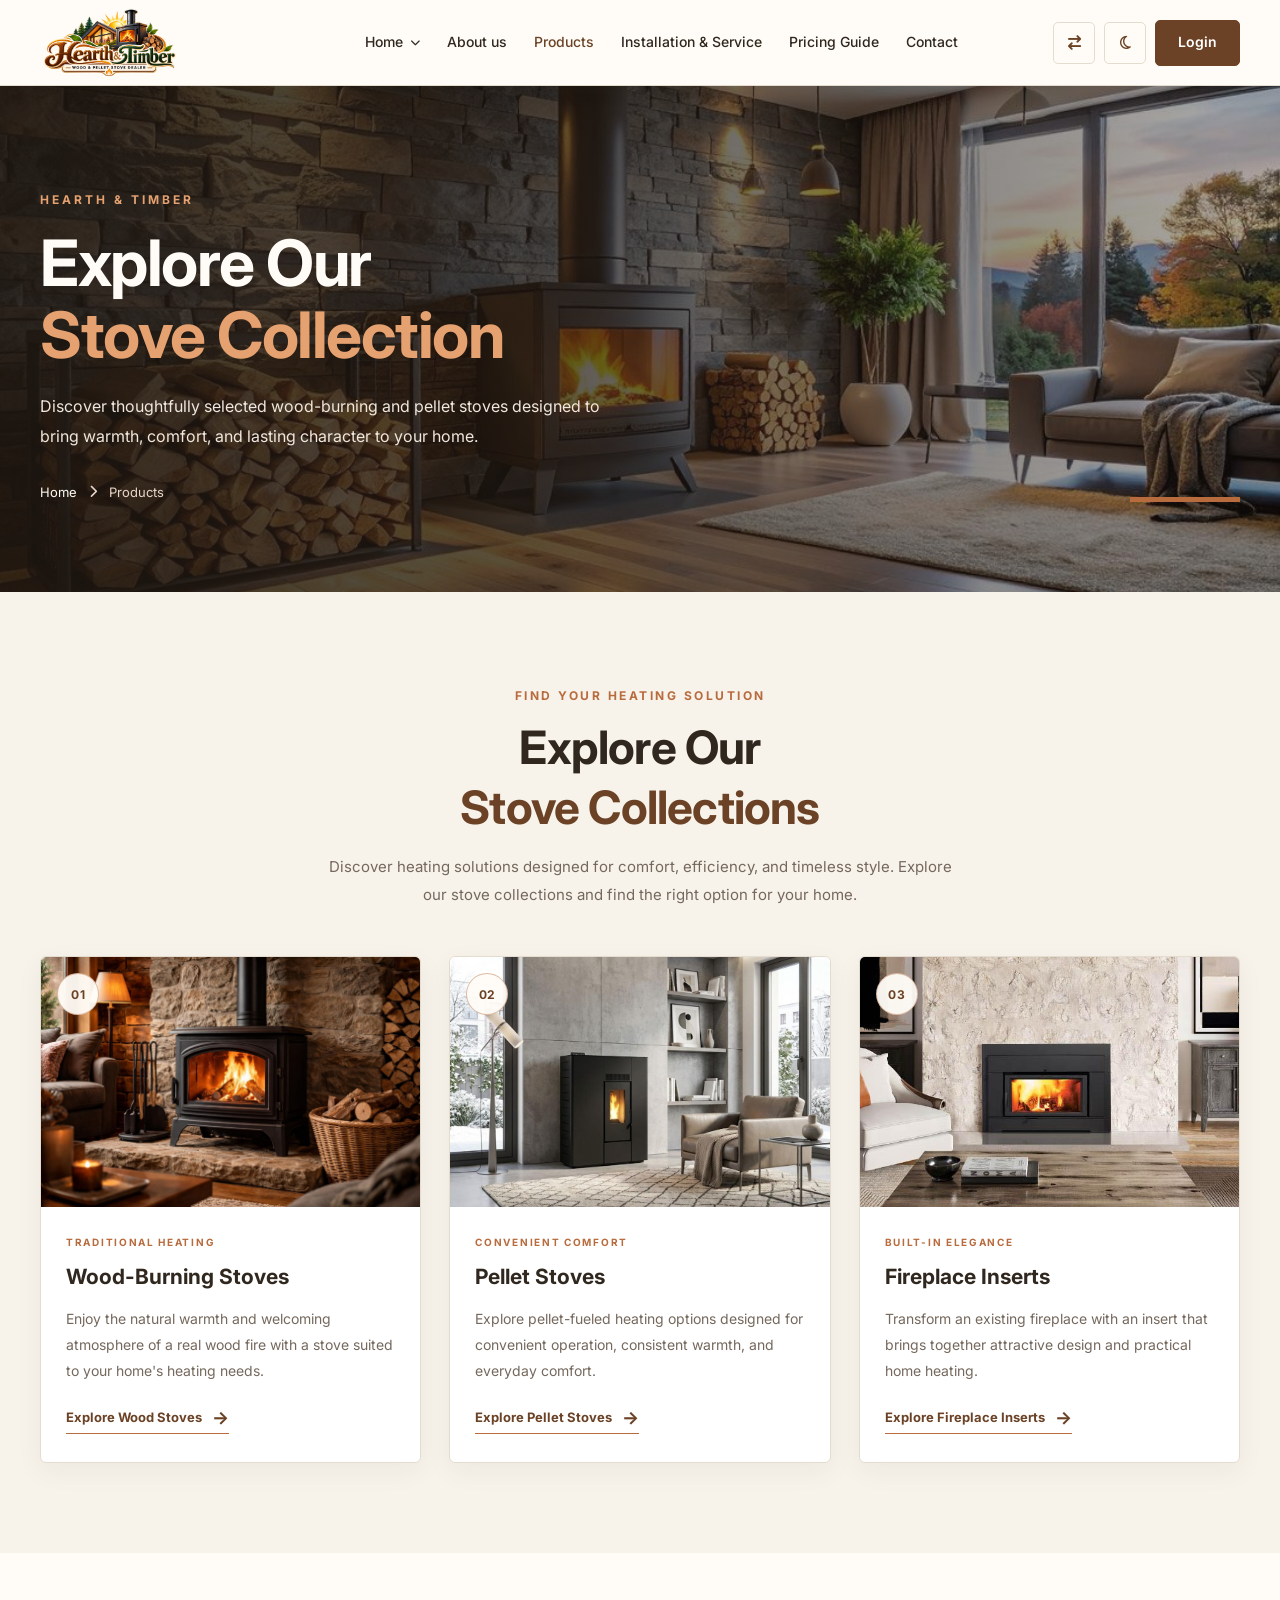
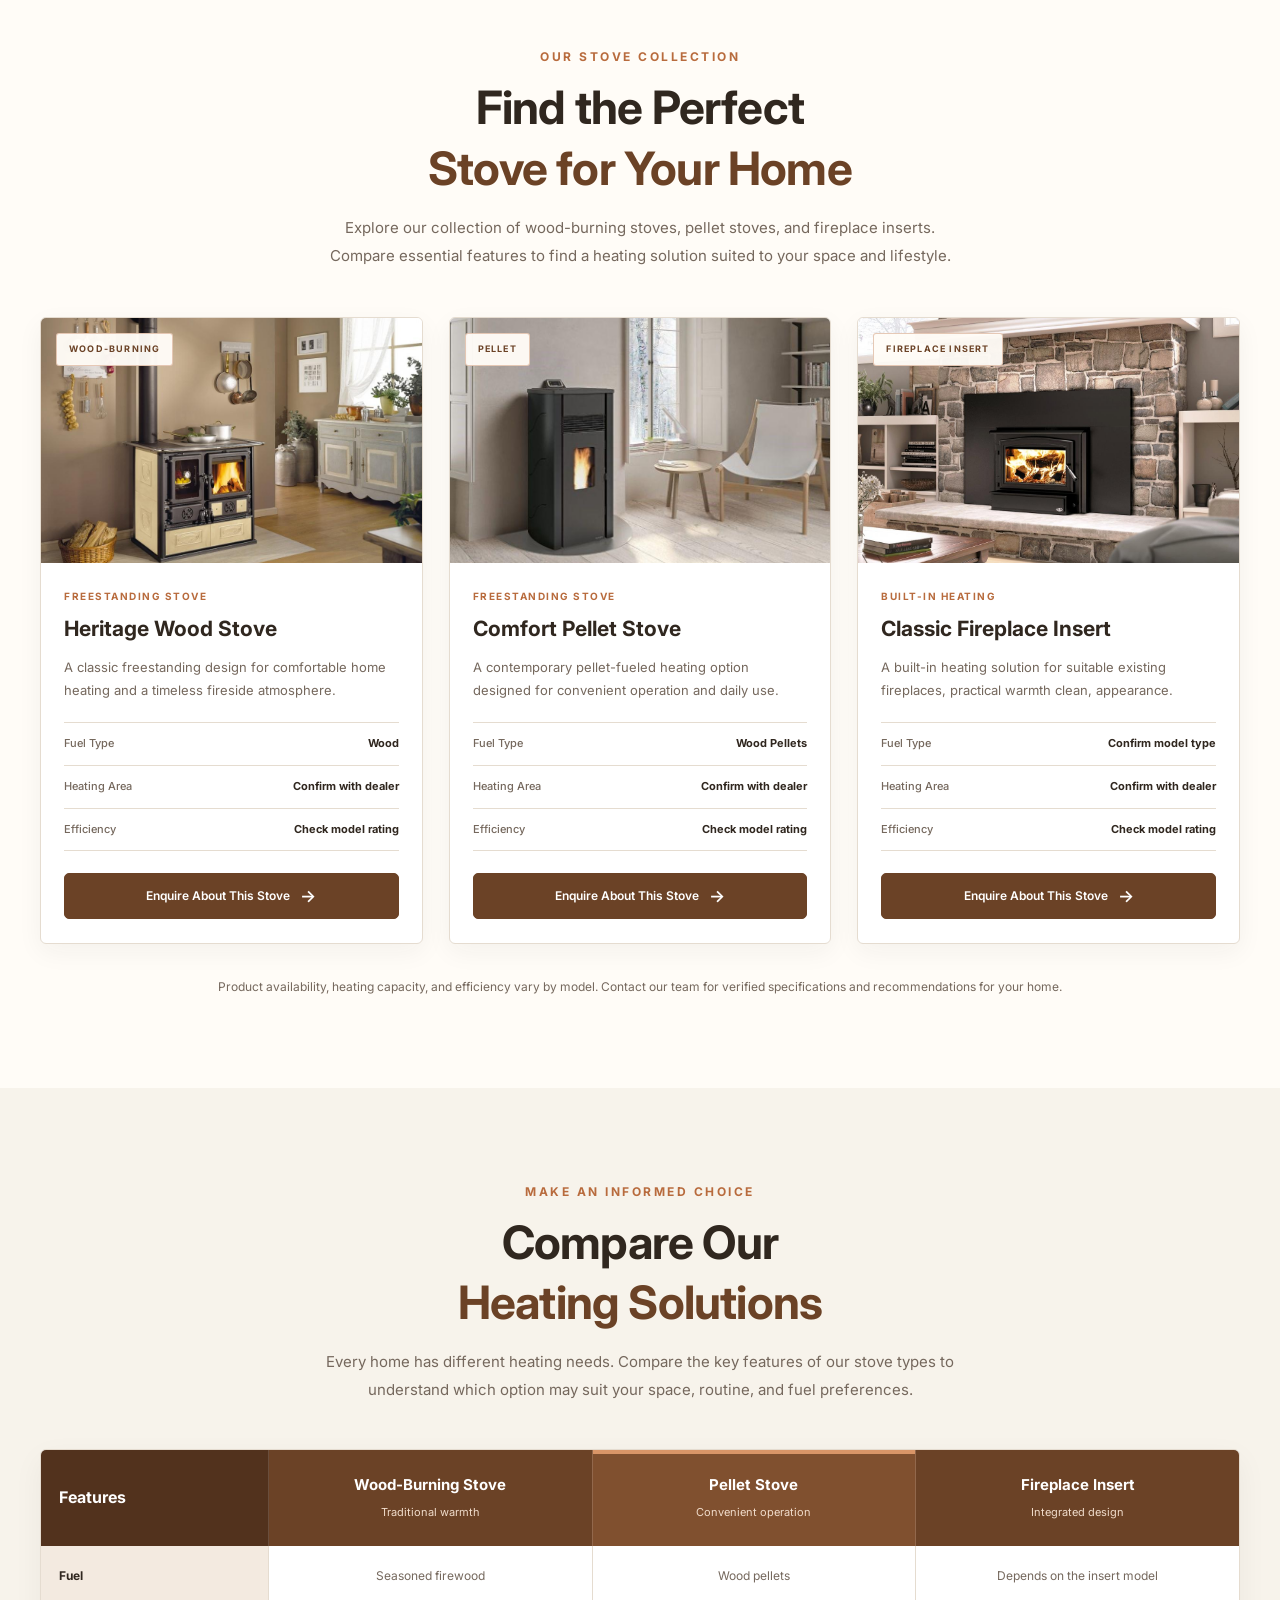
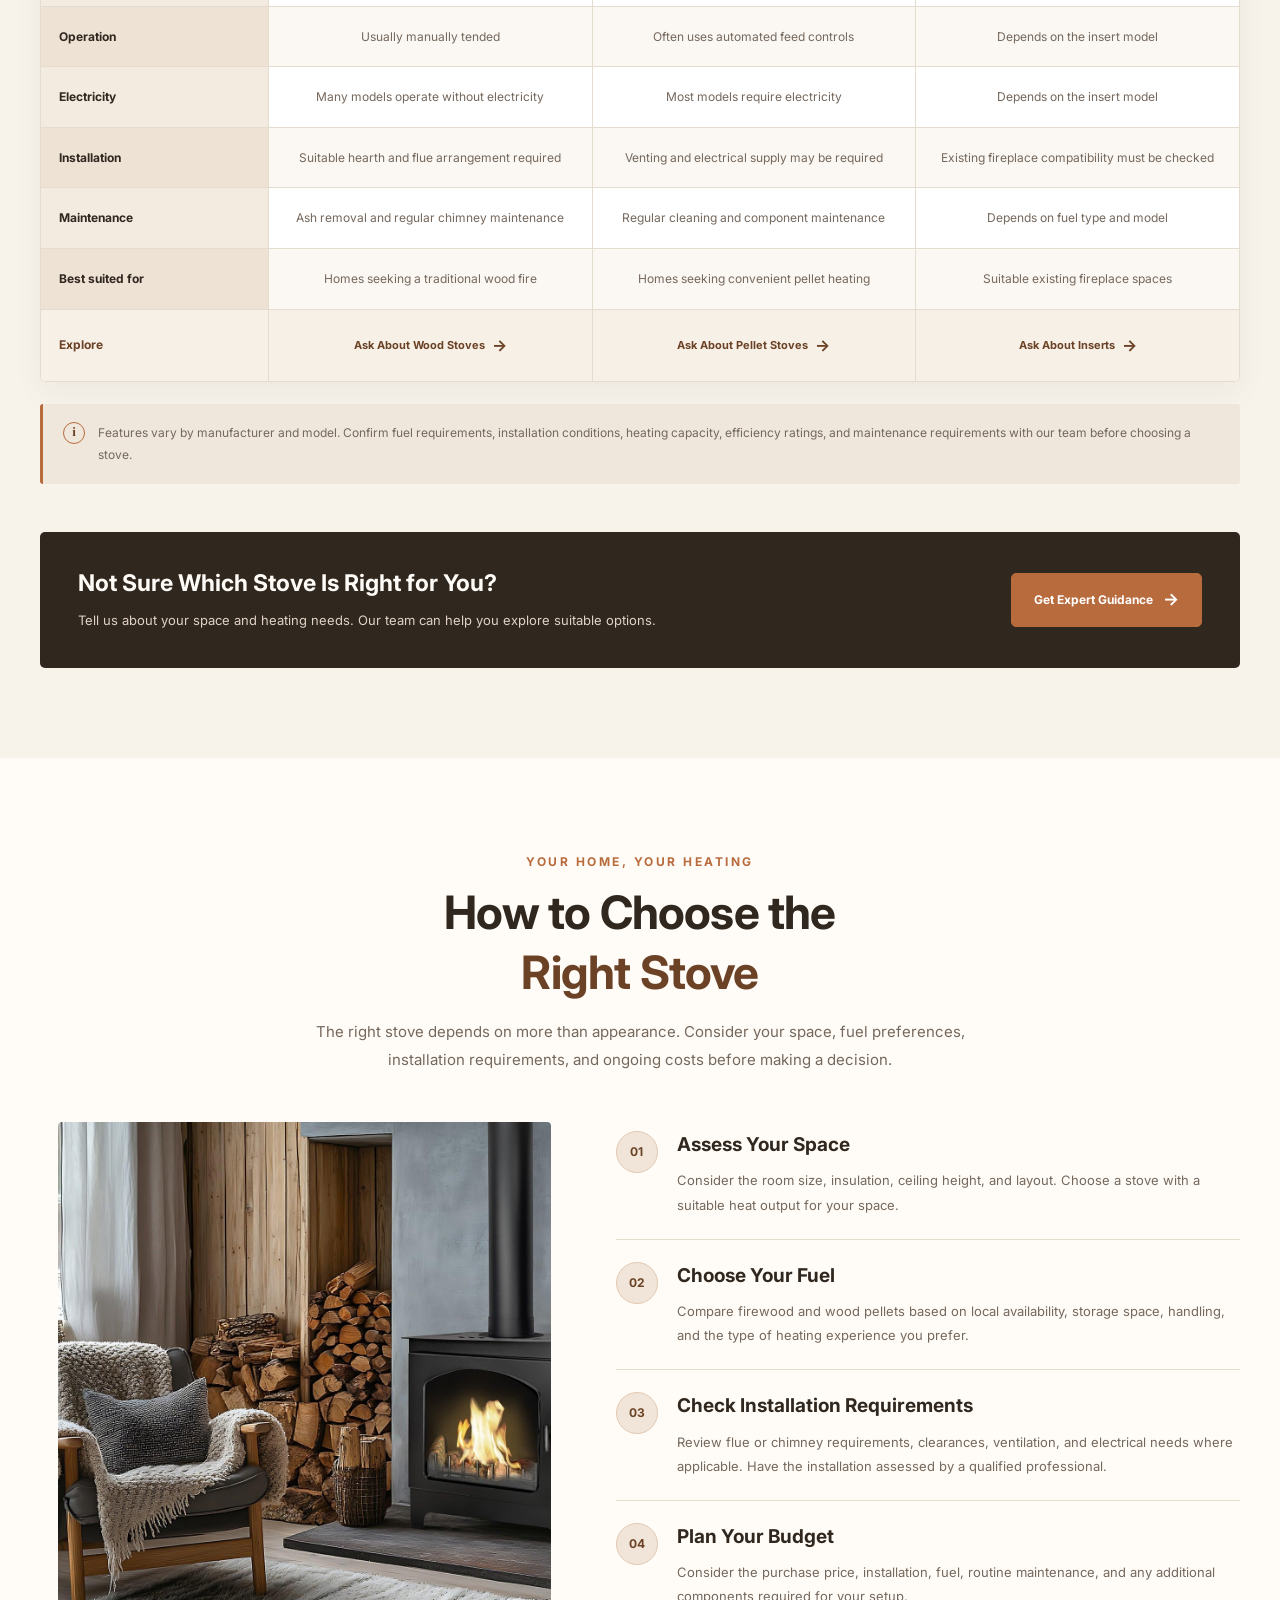
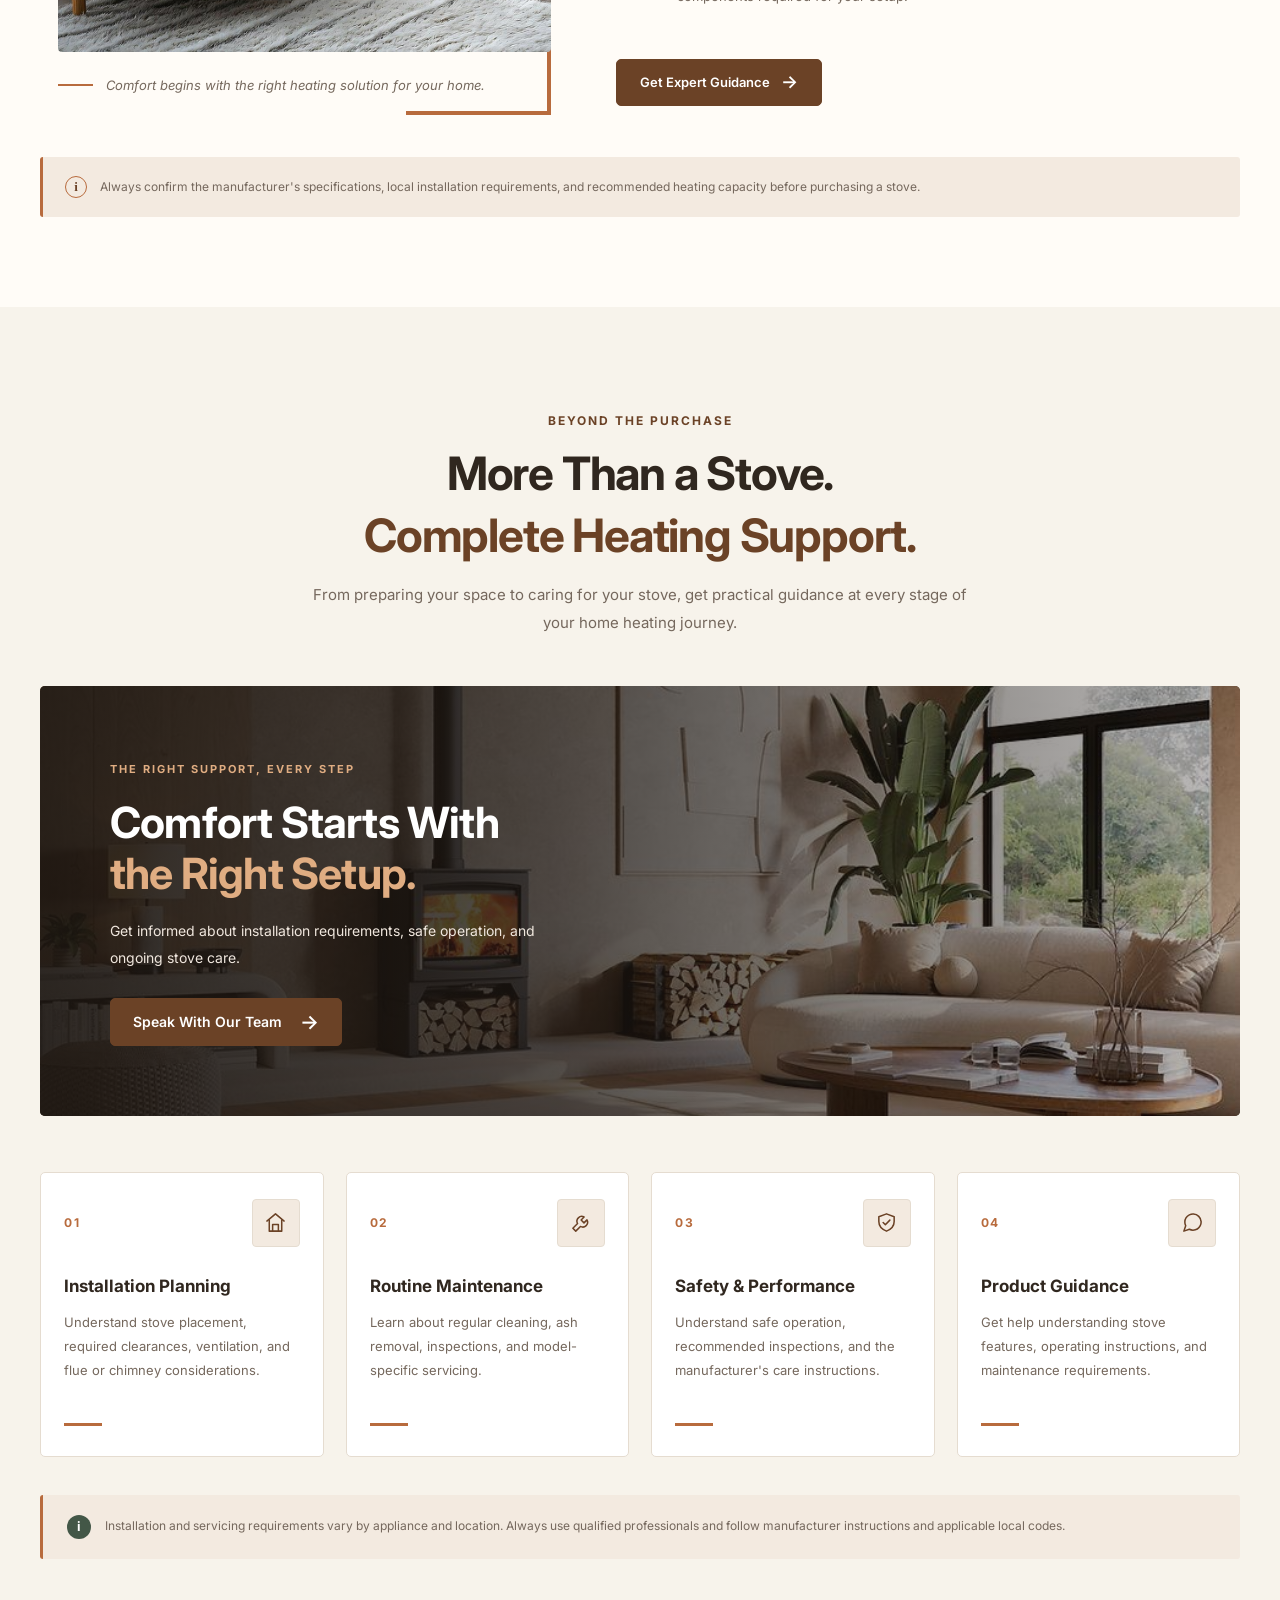
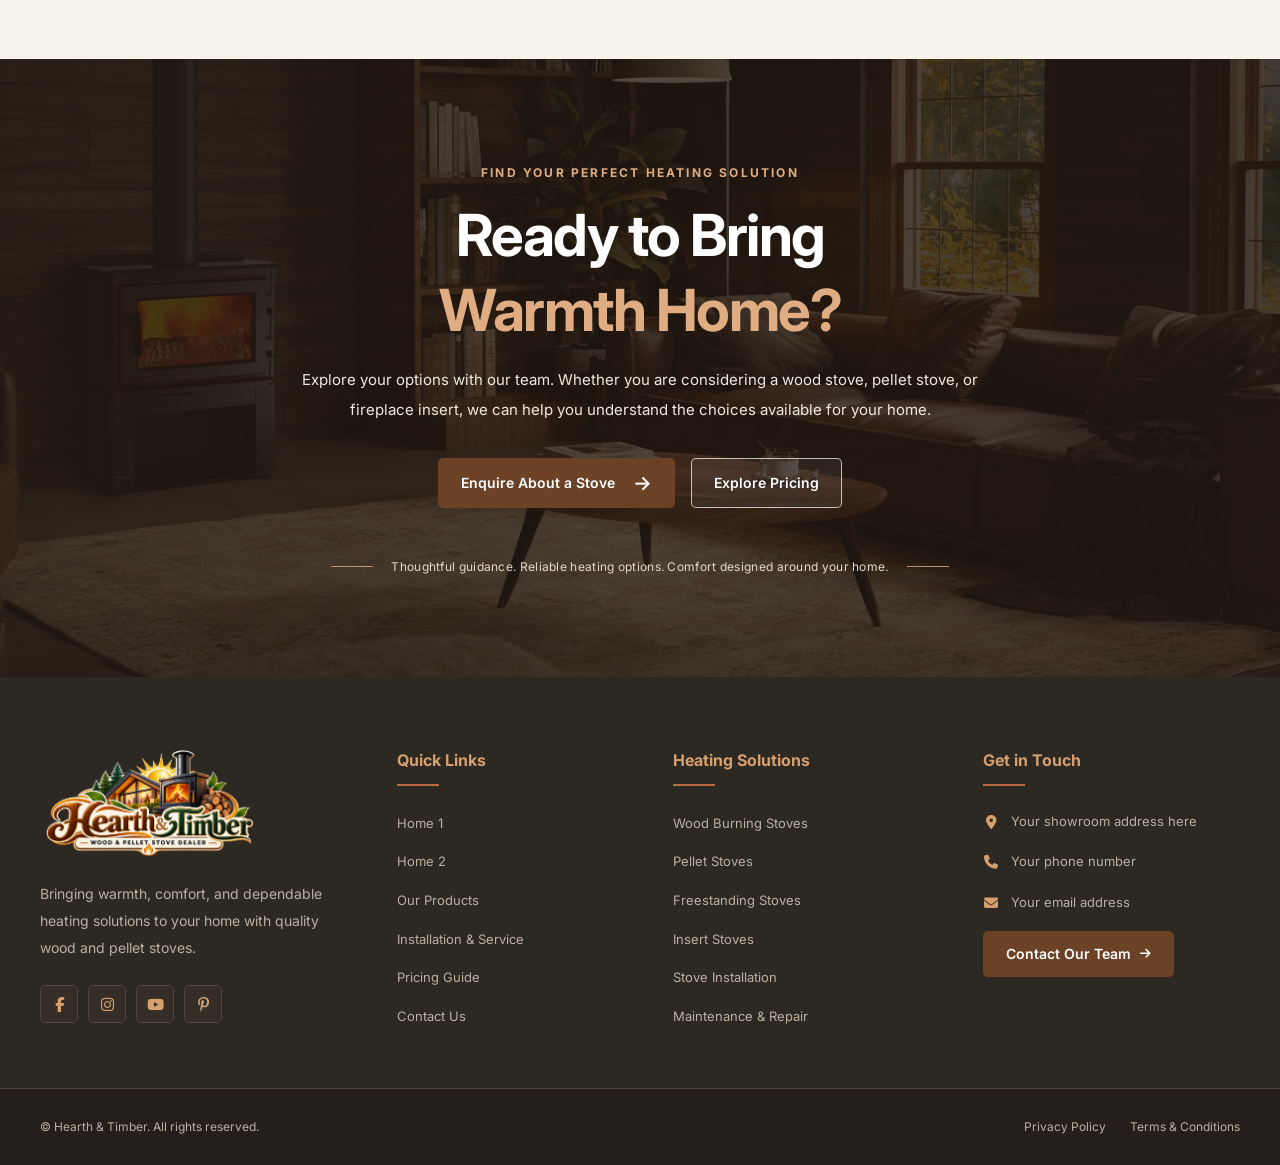
<file: products.html>
<!DOCTYPE html>
<html lang="en">
<head>
    <meta charset="UTF-8">
    <meta name="viewport" content="width=device-width, initial-scale=1.0">

    <title>Hearth & Timber | Wood & Pellet Stove Dealer</title>
     <!-- Favicon -->

  <link rel="icon" type="image/png" href="images/logo.png">


    <!-- Font Awesome Icons -->
    <link
        rel="stylesheet"
        href="https://cdnjs.cloudflare.com/ajax/libs/font-awesome/6.7.2/css/all.min.css"
    >

    <!-- Header CSS -->
    <link rel="stylesheet" href="css/style.css">
    <link rel="stylesheet" href="css/responsive.css">
</head>

<body>

    
<!-- ==========================================
     WOOD & PELLET STOVE DEALER — HEADER
=========================================== -->

<header class="ht-header" id="htHeader">
    <div class="ht-header-container">

        
<!-- ==========================================
     HEARTH & TIMBER — LOGO
=========================================== -->

<a href="index.html" class="ht-logo">
    <img
        src="images/logo.png"
        alt="Hearth & Timber — Wood & Pellet Stove Dealer"
        class="ht-logo-image"
    >
</a>


        <!-- NAVIGATION -->
        <nav class="ht-navigation" id="htNavigation">

            <!-- HOME DROPDOWN -->
            <div class="ht-nav-item ht-home-dropdown">
                <a href="#" class="ht-nav-link">
                    Home
                    <i class="fa-solid fa-chevron-down"></i>
                </a>

                <div class="ht-dropdown-menu">
                    <a href="index.html">Home 1</a>
                    <a href="home2.html">Home 2</a>
                </div>
            </div>
             <a href="about.html" class="ht-nav-link">
                About us
            </a>

            <a href="products.html" class="ht-nav-link active">
                Products
            </a>

            <a href="installation-service.html" class="ht-nav-link">
                Installation &amp; Service
            </a>

            <a href="pricing-guide.html" class="ht-nav-link">
                Pricing Guide
            </a>

            <a href="contact.html" class="ht-nav-link">
                Contact
            </a>

            <!-- MOBILE ACTIONS -->
            <div class="ht-mobile-actions">

                <button
    type="button"
    class="ht-header-icon-btn ht-rtl-toggle"
    id="htRtlToggleDesktop"
    aria-label="Toggle right-to-left layout"
    title="Toggle RTL"
    aria-pressed="false">
    <i class="fa-solid fa-arrow-right-arrow-left"></i>
</button>

                <button
                    type="button"
                    class="ht-header-icon-btn ht-theme-toggle"
                    id="htThemeToggle"
                    aria-label="Toggle dark mode"
                    title="Toggle dark mode"
                    aria-pressed="false">
                    <i class="fa-regular fa-moon"></i>
                </button>

                <a href="login.html" class="ht-login-btn">
                    Login
                </a>

            </div>
        </nav>

        <!-- DESKTOP HEADER ACTIONS -->
        <div class="ht-header-actions">

            <button
    type="button"
    class="ht-header-icon-btn ht-rtl-toggle"
    id="htRtlToggleDesktop"
    aria-label="Toggle right-to-left layout"
    title="Toggle RTL"
    aria-pressed="false">
    <i class="fa-solid fa-arrow-right-arrow-left"></i>
</button>

            <button
                type="button"
                class="ht-header-icon-btn ht-theme-toggle"
                id="htThemeToggleDesktop"
                aria-label="Toggle dark mode"
                title="Toggle dark mode"
                aria-pressed="false">
                <i class="fa-regular fa-moon"></i>
            </button>

            <a href="login.html" class="ht-login-btn">
                Login
            </a>

        </div>

        <!-- HAMBURGER -->
        <button
            type="button"
            class="ht-menu-toggle"
            id="htMenuToggle"
            aria-label="Open navigation menu"
            aria-controls="htNavigation"
            aria-expanded="false">
            <i class="fa-solid fa-bars"></i>
        </button>

    </div>
</header>


    <!-- PAGE CONTENT STARTS HERE -->

    <main class="ht-main">

<!-- ==========================================
     PRODUCTS PAGE — HERO BANNER
========================================== -->

<section class="ht-products-hero" id="htProductsHero">

    <!-- BACKGROUND IMAGE -->
    <div class="ht-products-hero-background">
        <img
            src="images/products-hero.jpg"
            alt="Wood-burning stove glowing in a rustic living room"
            fetchpriority="high">
    </div>

    <!-- DARK OVERLAY -->
    <div class="ht-products-hero-overlay"></div>

    <!-- HERO CONTENT -->
    <div class="ht-products-hero-container">

        <div class="ht-products-hero-content">

            <!-- EYEBROW -->
            <span class="ht-products-hero-eyebrow">
                HEARTH &amp; TIMBER
            </span>

            <!-- PAGE TITLE -->
            <h1 class="ht-products-hero-title">
                Explore Our
                <span>Stove Collection</span>
            </h1>

            <!-- DESCRIPTION -->
            <p class="ht-products-hero-description">
                Discover thoughtfully selected wood-burning and pellet
                stoves designed to bring warmth, comfort, and lasting
                character to your home.
            </p>

            <!-- BREADCRUMB -->
            <nav
                class="ht-products-hero-breadcrumb"
                aria-label="Breadcrumb">

                <a href="index.html">Home</a>

                <i
                    class="fa-solid fa-chevron-right"
                    aria-hidden="true">
                </i>

                <span aria-current="page">Products</span>

            </nav>

        </div>

        <!-- DECORATIVE ACCENT -->
        <div
            class="ht-products-hero-decoration"
            aria-hidden="true">
        </div>

    </div>

</section>

<!-- ==========================================
     END PRODUCTS PAGE — HERO BANNER

     Part 2: Main CSS + Dark Mode
     Part 3: Responsive CSS + RTL
========================================== -->

<!-- =========================================
     PRODUCTS — BROWSE BY FUEL TYPE
========================================= -->

<section class="ht-products-fuel" id="htProductsFuel">

    <div class="ht-products-fuel-container">

        <!-- SECTION HEADER -->
        <div class="ht-products-fuel-header">

            <span class="ht-products-fuel-eyebrow">
                FIND YOUR HEATING SOLUTION
            </span>

            <h2 class="ht-products-fuel-title">
                Explore Our
                <span>Stove Collections</span>
            </h2>

            <p class="ht-products-fuel-description">
                Discover heating solutions designed for comfort,
                efficiency, and timeless style. Explore our stove
                collections and find the right option for your home.
            </p>

        </div>

        <!-- FUEL TYPE CARDS -->
        <div class="ht-products-fuel-grid">

            <!-- WOOD-BURNING STOVES -->
            <article class="ht-products-fuel-card">

                <div class="ht-products-fuel-image">
                    <img
                        src="images/products-wood-stove.jpg"
                        alt="Wood-burning stove in a warm rustic living room"
                        loading="lazy"
                    >

                    <span class="ht-products-fuel-number">01</span>
                </div>

                <div class="ht-products-fuel-content">

                    <span class="ht-products-fuel-label">
                        TRADITIONAL HEATING
                    </span>

                    <h3 class="ht-products-fuel-card-title">
                        Wood-Burning Stoves
                    </h3>

                    <p class="ht-products-fuel-card-description">
                        Enjoy the natural warmth and welcoming
                        atmosphere of a real wood fire with a stove
                        suited to your home's heating needs.
                    </p>

                    <a
                        href="#htProductsModels"
                        class="ht-products-fuel-link"
                    >
                        Explore Wood Stoves
                        <span aria-hidden="true">→</span>
                    </a>

                </div>

            </article>

            <!-- PELLET STOVES -->
            <article class="ht-products-fuel-card">

                <div class="ht-products-fuel-image">
                    <img
                        src="images/products-pellet-stove.jpg"
                        alt="Modern pellet stove in a contemporary home"
                        loading="lazy"
                    >

                    <span class="ht-products-fuel-number">02</span>
                </div>

                <div class="ht-products-fuel-content">

                    <span class="ht-products-fuel-label">
                        CONVENIENT COMFORT
                    </span>

                    <h3 class="ht-products-fuel-card-title">
                        Pellet Stoves
                    </h3>

                    <p class="ht-products-fuel-card-description">
                        Explore pellet-fueled heating options designed
                        for convenient operation, consistent warmth,
                        and everyday comfort.
                    </p>

                    <a
                        href="#htProductsModels"
                        class="ht-products-fuel-link"
                    >
                        Explore Pellet Stoves
                        <span aria-hidden="true">→</span>
                    </a>

                </div>

            </article>

            <!-- FIREPLACE INSERTS -->
            <article class="ht-products-fuel-card">

                <div class="ht-products-fuel-image">
                    <img
                        src="images/products-fireplace-insert.jpg"
                        alt="Fireplace insert installed in a stone fireplace"
                        loading="lazy"
                    >

                    <span class="ht-products-fuel-number">03</span>
                </div>

                <div class="ht-products-fuel-content">

                    <span class="ht-products-fuel-label">
                        BUILT-IN ELEGANCE
                    </span>

                    <h3 class="ht-products-fuel-card-title">
                        Fireplace Inserts
                    </h3>

                    <p class="ht-products-fuel-card-description">
                        Transform an existing fireplace with an insert
                        that brings together attractive design and
                        practical home heating.
                    </p>

                    <a
                        href="#htProductsModels"
                        class="ht-products-fuel-link"
                    >
                        Explore Fireplace Inserts
                        <span aria-hidden="true">→</span>
                    </a>

                </div>

            </article>

        </div>

    </div>

</section>
<!-- =========================================
     PRODUCTS — STOVE MODELS & SPECIFICATIONS
========================================= -->

<section class="ht-products-models" id="htProductsModels">

    <div class="ht-products-models-container">

        <!-- SECTION HEADER -->
        <div class="ht-products-models-header">

            <span class="ht-products-models-eyebrow">
                OUR STOVE COLLECTION
            </span>

            <h2 class="ht-products-models-title">
                Find the Perfect
                <span>Stove for Your Home</span>
            </h2>

            <p class="ht-products-models-description">
                Explore our collection of wood-burning stoves,
                pellet stoves, and fireplace inserts. Compare
                essential features to find a heating solution
                suited to your space and lifestyle.
            </p>

        </div>

        <!-- PRODUCT GRID -->
        <div class="ht-products-models-grid">

            <!-- PRODUCT 01 -->
            <article class="ht-products-model-card">

                <div class="ht-products-model-image">
                    <img
                        src="images/products-model-wood-01.jpg"
                        alt="Traditional cast iron wood-burning stove"
                        loading="lazy"
                    >

                    <span class="ht-products-model-tag">
                        WOOD-BURNING
                    </span>
                </div>

                <div class="ht-products-model-content">

                    <span class="ht-products-model-category">
                        FREESTANDING STOVE
                    </span>

                    <h3 class="ht-products-model-name">
                        Heritage Wood Stove
                    </h3>

                    <p class="ht-products-model-description">
                        A classic freestanding design for comfortable
                        home heating and a timeless fireside atmosphere.
                    </p>

                    <div class="ht-products-model-specs">

                        <div class="ht-products-model-spec">
                            <span class="ht-products-model-spec-label">
                                Fuel Type
                            </span>
                            <span class="ht-products-model-spec-value">
                                Wood
                            </span>
                        </div>

                        <div class="ht-products-model-spec">
                            <span class="ht-products-model-spec-label">
                                Heating Area
                            </span>
                            <span class="ht-products-model-spec-value">
                                Confirm with dealer
                            </span>
                        </div>

                        <div class="ht-products-model-spec">
                            <span class="ht-products-model-spec-label">
                                Efficiency
                            </span>
                            <span class="ht-products-model-spec-value">
                                Check model rating
                            </span>
                        </div>

                    </div>

                    <a
                        href="contact.html"
                        class="ht-products-model-button"
                        aria-label="Enquire about Heritage Wood Stove"
                    >
                        Enquire About This Stove
                        <span aria-hidden="true">→</span>
                    </a>

                </div>

            </article>

            <!-- PRODUCT 02 -->
            <article class="ht-products-model-card">

                <div class="ht-products-model-image">
                    <img
                        src="images/products-model-pellet-01.jpg"
                        alt="Modern freestanding pellet stove"
                        loading="lazy"
                    >

                    <span class="ht-products-model-tag">
                        PELLET
                    </span>
                </div>

                <div class="ht-products-model-content">

                    <span class="ht-products-model-category">
                        FREESTANDING STOVE
                    </span>

                    <h3 class="ht-products-model-name">
                        Comfort Pellet Stove
                    </h3>

                    <p class="ht-products-model-description">
                        A contemporary pellet-fueled heating option
                        designed for convenient operation and daily use.
                    </p>

                    <div class="ht-products-model-specs">

                        <div class="ht-products-model-spec">
                            <span class="ht-products-model-spec-label">
                                Fuel Type
                            </span>
                            <span class="ht-products-model-spec-value">
                                Wood Pellets
                            </span>
                        </div>

                        <div class="ht-products-model-spec">
                            <span class="ht-products-model-spec-label">
                                Heating Area
                            </span>
                            <span class="ht-products-model-spec-value">
                                Confirm with dealer
                            </span>
                        </div>

                        <div class="ht-products-model-spec">
                            <span class="ht-products-model-spec-label">
                                Efficiency
                            </span>
                            <span class="ht-products-model-spec-value">
                                Check model rating
                            </span>
                        </div>

                    </div>

                    <a
                        href="contact.html"
                        class="ht-products-model-button"
                        aria-label="Enquire about Comfort Pellet Stove"
                    >
                        Enquire About This Stove
                        <span aria-hidden="true">→</span>
                    </a>

                </div>

            </article>

            <!-- PRODUCT 03 -->
            <article class="ht-products-model-card">

                <div class="ht-products-model-image">
                    <img
                        src="images/products-model-insert-01.jpg"
                        alt="Fireplace insert fitted into a stone fireplace"
                        loading="lazy"
                    >

                    <span class="ht-products-model-tag">
                        FIREPLACE INSERT
                    </span>
                </div>

                <div class="ht-products-model-content">

                    <span class="ht-products-model-category">
                        BUILT-IN HEATING
                    </span>

                    <h3 class="ht-products-model-name">
                        Classic Fireplace Insert
                    </h3>

                    <p class="ht-products-model-description">
                        A built-in heating solution for suitable
                        existing fireplaces, practical warmth
                        clean, appearance.
                    </p>

                    <div class="ht-products-model-specs">

                        <div class="ht-products-model-spec">
                            <span class="ht-products-model-spec-label">
                                Fuel Type
                            </span>
                            <span class="ht-products-model-spec-value">
                                Confirm model type
                            </span>
                        </div>

                        <div class="ht-products-model-spec">
                            <span class="ht-products-model-spec-label">
                                Heating Area
                            </span>
                            <span class="ht-products-model-spec-value">
                                Confirm with dealer
                            </span>
                        </div>

                        <div class="ht-products-model-spec">
                            <span class="ht-products-model-spec-label">
                                Efficiency
                            </span>
                            <span class="ht-products-model-spec-value">
                                Check model rating
                            </span>
                        </div>

                    </div>

                    <a
                        href="contact.html"
                        class="ht-products-model-button"
                        aria-label="Enquire about Classic Fireplace Insert"
                    >
                        Enquire About This Stove
                        <span aria-hidden="true">→</span>
                    </a>

                </div>

            </article>

        </div>

        <!-- SPECIFICATION NOTE -->
        <p class="ht-products-models-note">
            Product availability, heating capacity, and efficiency
            vary by model. Contact our team for verified specifications
            and recommendations for your home.
        </p>

    </div>

</section>
<!-- =========================================
     PRODUCTS — COMPARE STOVE TYPES
========================================= -->

<section class="ht-products-compare" id="htProductsCompare">

    <div class="ht-products-compare-container">

        <!-- SECTION HEADER -->
        <div class="ht-products-compare-header">

            <span class="ht-products-compare-eyebrow">
                MAKE AN INFORMED CHOICE
            </span>

            <h2 class="ht-products-compare-title">
                Compare Our
                <span>Heating Solutions</span>
            </h2>

            <p class="ht-products-compare-description">
                Every home has different heating needs. Compare the
                key features of our stove types to understand which
                option may suit your space, routine, and fuel preferences.
            </p>

        </div>

        <!-- COMPARISON TABLE -->
        <div class="ht-products-compare-table-wrapper">

            <table class="ht-products-compare-table">

                <thead>
                    <tr>
                        <th scope="col" class="ht-products-compare-feature-heading">
                            Features
                        </th>

                        <th scope="col">
                            <span class="ht-products-compare-column-title">
                                Wood-Burning Stove
                            </span>
                            <span class="ht-products-compare-column-subtitle">
                                Traditional warmth
                            </span>
                        </th>

                        <th scope="col" class="ht-products-compare-featured">
                            <span class="ht-products-compare-column-title">
                                Pellet Stove
                            </span>
                            <span class="ht-products-compare-column-subtitle">
                                Convenient operation
                            </span>
                        </th>

                        <th scope="col">
                            <span class="ht-products-compare-column-title">
                                Fireplace Insert
                            </span>
                            <span class="ht-products-compare-column-subtitle">
                                Integrated design
                            </span>
                        </th>
                    </tr>
                </thead>

                <tbody>

                    <!-- FUEL -->
                    <tr>
                        <th scope="row">Fuel</th>
                        <td>Seasoned firewood</td>
                        <td>Wood pellets</td>
                        <td>
                            Depends on the insert model
                        </td>
                    </tr>

                    <!-- OPERATION -->
                    <tr>
                        <th scope="row">Operation</th>
                        <td>
                            Usually manually tended
                        </td>
                        <td>
                            Often uses automated feed controls
                        </td>
                        <td>
                            Depends on the insert model
                        </td>
                    </tr>

                    <!-- POWER -->
                    <tr>
                        <th scope="row">Electricity</th>
                        <td>
                            Many models operate without electricity
                        </td>
                        <td>
                            Most models require electricity
                        </td>
                        <td>
                            Depends on the insert model
                        </td>
                    </tr>

                    <!-- INSTALLATION -->
                    <tr>
                        <th scope="row">Installation</th>
                        <td>
                            Suitable hearth and flue arrangement required
                        </td>
                        <td>
                            Venting and electrical supply may be required
                        </td>
                        <td>
                            Existing fireplace compatibility must be checked
                        </td>
                    </tr>

                    <!-- MAINTENANCE -->
                    <tr>
                        <th scope="row">Maintenance</th>
                        <td>
                            Ash removal and regular chimney maintenance
                        </td>
                        <td>
                            Regular cleaning and component maintenance
                        </td>
                        <td>
                            Depends on fuel type and model
                        </td>
                    </tr>

                    <!-- DESIGN -->
                    <tr>
                        <th scope="row">Best suited for</th>
                        <td>
                            Homes seeking a traditional wood fire
                        </td>
                        <td>
                            Homes seeking convenient pellet heating
                        </td>
                        <td>
                            Suitable existing fireplace spaces
                        </td>
                    </tr>

                    <!-- ENQUIRY LINKS -->
                    <tr class="ht-products-compare-action-row">
                        <th scope="row">Explore</th>

                        <td>
                            <a href="contact.html"
                               class="ht-products-compare-link">
                                Ask About Wood Stoves
                                <span aria-hidden="true">→</span>
                            </a>
                        </td>

                        <td>
                            <a href="contact.html"
                               class="ht-products-compare-link">
                                Ask About Pellet Stoves
                                <span aria-hidden="true">→</span>
                            </a>
                        </td>

                        <td>
                            <a href="contact.html"
                               class="ht-products-compare-link">
                                Ask About Inserts
                                <span aria-hidden="true">→</span>
                            </a>
                        </td>
                    </tr>

                </tbody>

            </table>

        </div>

        <!-- COMPARISON NOTE -->
        <div class="ht-products-compare-note">
            <span class="ht-products-compare-note-mark" aria-hidden="true">
                i
            </span>

            <p>
                Features vary by manufacturer and model. Confirm fuel
                requirements, installation conditions, heating capacity,
                efficiency ratings, and maintenance requirements with our
                team before choosing a stove.
            </p>
        </div>

        <!-- BOTTOM CTA -->
        <div class="ht-products-compare-cta">

            <div class="ht-products-compare-cta-content">
                <h3>
                    Not Sure Which Stove Is Right for You?
                </h3>

                <p>
                    Tell us about your space and heating needs.
                    Our team can help you explore suitable options.
                </p>
            </div>

            <a href="contact.html" class="ht-products-compare-cta-button">
                Get Expert Guidance
                <span aria-hidden="true">→</span>
            </a>

        </div>

    </div>

</section>

<!-- =========================================
     PRODUCTS — HOW TO CHOOSE THE RIGHT STOVE
========================================= -->

<section class="ht-products-choose" id="htProductsChoose">

    <div class="ht-products-choose-container">

        <!-- SECTION HEADER -->
        <div class="ht-products-choose-header">

            <span class="ht-products-choose-eyebrow">
                YOUR HOME, YOUR HEATING
            </span>

            <h2 class="ht-products-choose-title">
                How to Choose the
                <span>Right Stove</span>
            </h2>

            <p class="ht-products-choose-description">
                The right stove depends on more than appearance.
                Consider your space, fuel preferences, installation
                requirements, and ongoing costs before making a decision.
            </p>

        </div>

        <!-- MAIN CONTENT -->
        <div class="ht-products-choose-layout">

            <!-- LEFT VISUAL -->
            <div class="ht-products-choose-visual">

                <div class="ht-products-choose-image">
                    <img
                        src="images/products-choose-stove.jpg"
                        alt="Wood-burning stove creating a warm atmosphere in a rustic living room"
                        loading="lazy"
                    >
                </div>

                <div class="ht-products-choose-image-caption">
                    <span class="ht-products-choose-caption-line"></span>

                    <p>
                        Comfort begins with the right heating solution
                        for your home.
                    </p>
                </div>

                <!-- DECORATIVE ACCENT -->
                <div
                    class="ht-products-choose-decoration"
                    aria-hidden="true"
                ></div>

            </div>

            <!-- RIGHT GUIDANCE CONTENT -->
            <div class="ht-products-choose-content">

                <!-- FACTOR 01 -->
                <article class="ht-products-choose-item">

                    <span class="ht-products-choose-number">
                        01
                    </span>

                    <div class="ht-products-choose-item-content">

                        <h3>
                            Assess Your Space
                        </h3>

                        <p>
                            Consider the room size, insulation,
                            ceiling height, and layout. Choose a stove
                            with a suitable heat output for your space.
                        </p>

                    </div>

                </article>

                <!-- FACTOR 02 -->
                <article class="ht-products-choose-item">

                    <span class="ht-products-choose-number">
                        02
                    </span>

                    <div class="ht-products-choose-item-content">

                        <h3>
                            Choose Your Fuel
                        </h3>

                        <p>
                            Compare firewood and wood pellets based on
                            local availability, storage space, handling,
                            and the type of heating experience you prefer.
                        </p>

                    </div>

                </article>

                <!-- FACTOR 03 -->
                <article class="ht-products-choose-item">

                    <span class="ht-products-choose-number">
                        03
                    </span>

                    <div class="ht-products-choose-item-content">

                        <h3>
                            Check Installation Requirements
                        </h3>

                        <p>
                            Review flue or chimney requirements,
                            clearances, ventilation, and electrical
                            needs where applicable. Have the installation
                            assessed by a qualified professional.
                        </p>

                    </div>

                </article>

                <!-- FACTOR 04 -->
                <article class="ht-products-choose-item">

                    <span class="ht-products-choose-number">
                        04
                    </span>

                    <div class="ht-products-choose-item-content">

                        <h3>
                            Plan Your Budget
                        </h3>

                        <p>
                            Consider the purchase price, installation,
                            fuel, routine maintenance, and any additional
                            components required for your setup.
                        </p>

                    </div>

                </article>

                <!-- GUIDANCE LINK -->
                <a
                    href="contact.html"
                    class="ht-products-choose-button"
                >
                    Get Expert Guidance
                    <span aria-hidden="true">→</span>
                </a>

            </div>

        </div>

        <!-- BOTTOM NOTE -->
        <div class="ht-products-choose-note">

            <span
                class="ht-products-choose-note-icon"
                aria-hidden="true"
            >
                i
            </span>

            <p>
                Always confirm the manufacturer's specifications,
                local installation requirements, and recommended
                heating capacity before purchasing a stove.
            </p>

        </div>

    </div>

</section>
</section>

<!-- =========================================
     PRODUCTS SECTION 6 — INSTALLATION & SERVICE
     NEW STRUCTURE
========================================= -->

<section class="ht-products-service" id="htProductsService">

    <div class="ht-products-service-container">

        <!-- SECTION HEADER -->
        <div class="ht-products-service-header">

            <span class="ht-products-service-eyebrow">
                BEYOND THE PURCHASE
            </span>

            <h2 class="ht-products-service-title">
                More Than a Stove.
                <span>Complete Heating Support.</span>
            </h2>

            <p class="ht-products-service-description">
                From preparing your space to caring for your stove,
                get practical guidance at every stage of your home
                heating journey.
            </p>

        </div>


        <!-- WIDE IMAGE BANNER -->
        <div class="ht-products-service-banner">

            <img
                src="images/products-installation-service.jpg"
                alt="Wood-burning stove installation in a warm home interior"
                loading="lazy"
            >

            <div class="ht-products-service-banner-overlay"></div>

            <div class="ht-products-service-banner-content">

                <span class="ht-products-service-banner-label">
                    THE RIGHT SUPPORT, EVERY STEP
                </span>

                <h3>
                    Comfort Starts With
                    <span>the Right Setup.</span>
                </h3>

                <p>
                    Get informed about installation requirements,
                    safe operation, and ongoing stove care.
                </p>

                <a href="contact.html" class="ht-products-service-banner-button">
                    Speak With Our Team
                    <span aria-hidden="true">→</span>
                </a>

            </div>

        </div>


        <!-- SERVICE CARD GRID -->
        <div class="ht-products-service-grid">

            <!-- CARD 1 -->
            <article class="ht-products-service-card">

                <div class="ht-products-service-card-top">
                    <span class="ht-products-service-number">01</span>

                    <div class="ht-products-service-icon" aria-hidden="true">
                        <svg viewBox="0 0 24 24">
                            <path d="M3 10.5 12 3l9 7.5"></path>
                            <path d="M5.5 9.5V21h13V9.5"></path>
                            <path d="M9 21v-7h6v7"></path>
                        </svg>
                    </div>
                </div>

                <h3>Installation Planning</h3>

                <p>
                    Understand stove placement, required clearances,
                    ventilation, and flue or chimney considerations.
                </p>

                <span class="ht-products-service-card-line"></span>

            </article>


            <!-- CARD 2 -->
            <article class="ht-products-service-card">

                <div class="ht-products-service-card-top">
                    <span class="ht-products-service-number">02</span>

                    <div class="ht-products-service-icon" aria-hidden="true">
                        <svg viewBox="0 0 24 24">
                            <path d="M14.7 6.3a5 5 0 0 0-6.8 6.8L3 18l3 3 4.9-4.9a5 5 0 0 0 6.8-6.8l-3.1 3.1-3-3z"></path>
                        </svg>
                    </div>
                </div>

                <h3>Routine Maintenance</h3>

                <p>
                    Learn about regular cleaning, ash removal,
                    inspections, and model-specific servicing.
                </p>

                <span class="ht-products-service-card-line"></span>

            </article>


            <!-- CARD 3 -->
            <article class="ht-products-service-card">

                <div class="ht-products-service-card-top">
                    <span class="ht-products-service-number">03</span>

                    <div class="ht-products-service-icon" aria-hidden="true">
                        <svg viewBox="0 0 24 24">
                            <path d="M12 3 20 6v5c0 5-3.4 8.2-8 10-4.6-1.8-8-5-8-10V6z"></path>
                            <path d="m8.5 12 2.3 2.3 4.7-4.8"></path>
                        </svg>
                    </div>
                </div>

                <h3>Safety & Performance</h3>

                <p>
                    Understand safe operation, recommended inspections,
                    and the manufacturer's care instructions.
                </p>

                <span class="ht-products-service-card-line"></span>

            </article>


            <!-- CARD 4 -->
            <article class="ht-products-service-card">

                <div class="ht-products-service-card-top">
                    <span class="ht-products-service-number">04</span>

                    <div class="ht-products-service-icon" aria-hidden="true">
                        <svg viewBox="0 0 24 24">
                            <path d="M21 11.5a8.4 8.4 0 0 1-.9 3.8 8.5 8.5 0 0 1-7.6 4.7 8.4 8.4 0 0 1-3.8-.9L3 21l1.9-5.7a8.4 8.4 0 0 1-.9-3.8A8.5 8.5 0 0 1 8.7 4a8.4 8.4 0 0 1 3.8-.9h.5a8.5 8.5 0 0 1 8 8z"></path>
                        </svg>
                    </div>
                </div>

                <h3>Product Guidance</h3>

                <p>
                    Get help understanding stove features, operating
                    instructions, and maintenance requirements.
                </p>

                <span class="ht-products-service-card-line"></span>

            </article>

        </div>


        <!-- SAFETY NOTE -->
        <div class="ht-products-service-note">

            <span class="ht-products-service-note-icon" aria-hidden="true">
                i
            </span>

            <p>
                Installation and servicing requirements vary by appliance
                and location. Always use qualified professionals and follow
                manufacturer instructions and applicable local codes.
            </p>

        </div>

    </div>

</section>
<!-- =========================================
     PRODUCTS SECTION 7 — ENQUIRY CTA
========================================= -->

<section class="ht-products-cta" id="htProductsCta">

    <!-- BACKGROUND IMAGE -->
    <div class="ht-products-cta-background">
        <img
            src="images/products-cta-banner.jpg"
            alt="Warm rustic living room with a wood-burning stove"
            loading="lazy"
        >
    </div>

    <!-- DARK OVERLAY -->
    <div class="ht-products-cta-overlay"></div>

    <!-- CONTENT -->
    <div class="ht-products-cta-container">

        <span class="ht-products-cta-eyebrow">
            FIND YOUR PERFECT HEATING SOLUTION
        </span>

        <h2 class="ht-products-cta-title">
            Ready to Bring
            <span>Warmth Home?</span>
        </h2>

        <p class="ht-products-cta-description">
            Explore your options with our team. Whether you are considering
            a wood stove, pellet stove, or fireplace insert, we can help
            you understand the choices available for your home.
        </p>

        <!-- CTA BUTTONS -->
        <div class="ht-products-cta-actions">

            <a href="contact.html" class="ht-products-cta-button">
                Enquire About a Stove
                <span aria-hidden="true">→</span>
            </a>

            <a href="pricing-guide.html" class="ht-products-cta-secondary">
                Explore Pricing
            </a>

        </div>

        <!-- SUPPORTING NOTE -->
        <div class="ht-products-cta-note">
            <span class="ht-products-cta-note-line"></span>

            <p>
                Thoughtful guidance. Reliable heating options.
                Comfort designed around your home.
            </p>

            <span class="ht-products-cta-note-line"></span>
        </div>

    </div>

</section>
         </main>

<!-- ==========================================
     HEARTH & TIMBER — FOOTER
=========================================== -->

<footer class=
"ht-footer" id="htFooter">

    <!-- MAIN FOOTER -->
    <div class="ht-footer-main">
        <div class="ht-footer-container">

            <!-- BRAND -->
            <div class="ht-footer-brand">

                <a href="index.html" class="ht-footer-logo">
                    <img
                        src="images/logo.png"
                        alt="Hearth & Timber — Wood & Pellet Stove Dealer"
                        class="ht-footer-logo-image">
                </a>

                <p class="ht-footer-description">
                    Bringing warmth, comfort, and dependable heating
                    solutions to your home with quality wood and
                    pellet stoves.
                </p>

                <div class="ht-footer-socials">
                    <a href="#" aria-label="Facebook">
                        <i class="fa-brands fa-facebook-f"></i>
                    </a>

                    <a href="#" aria-label="Instagram">
                        <i class="fa-brands fa-instagram"></i>
                    </a>

                    <a href="#" aria-label="YouTube">
                        <i class="fa-brands fa-youtube"></i>
                    </a>

                    <a href="#" aria-label="Pinterest">
                        <i class="fa-brands fa-pinterest-p"></i>
                    </a>
                </div>

            </div>

            <!-- QUICK LINKS -->
            <div class="ht-footer-column">
                <h3 class="ht-footer-title">Quick Links</h3>

                <ul class="ht-footer-links">
                    <li><a href="index.html">Home 1</a></li>
                    <li><a href="home2.html">Home 2</a></li>
                    <li><a href="products.html">Our Products</a></li>
                    <li><a href="installation-service.html">Installation &amp; Service</a></li>
                    <li><a href="pricing-guide.html">Pricing Guide</a></li>
                    <li><a href="contact.html">Contact Us</a></li>
                </ul>
            </div>

            <!-- OUR PRODUCTS -->
            <div class="ht-footer-column">
                <h3 class="ht-footer-title">Heating Solutions</h3>

                <ul class="ht-footer-links">
                    <li><a href="products.html">Wood Burning Stoves</a></li>
                    <li><a href="products.html">Pellet Stoves</a></li>
                    <li><a href="products.html">Freestanding Stoves</a></li>
                    <li><a href="products.html">Insert Stoves</a></li>
                    <li><a href="installation-service.html">Stove Installation</a></li>
                    <li><a href="installation-service.html">Maintenance &amp; Repair</a></li>
                </ul>
            </div>

            <!-- CONTACT -->
            <div class="ht-footer-column ht-footer-contact">
                <h3 class="ht-footer-title">Get in Touch</h3>

                <p class="ht-footer-contact-item">
                    <i class="fa-solid fa-location-dot"></i>
                    <span>Your showroom address here</span>
                </p>

                <p class="ht-footer-contact-item">
                    <i class="fa-solid fa-phone"></i>
                    <a href="tel:+10000000000">Your phone number</a>
                </p>

                <p class="ht-footer-contact-item">
                    <i class="fa-solid fa-envelope"></i>
                    <a href="mailto:info@example.com">Your email address</a>
                </p>

                <a href="contact.html"
                   class="ht-footer-contact-btn btn-primary">
                    Contact Our Team
                    <i class="fa-solid fa-arrow-right"></i>
                </a>
            </div>

        </div>
    </div>

    <!-- BOTTOM BAR -->
    <div class="ht-footer-bottom">
        <div class="ht-footer-bottom-container">

            <p class="ht-footer-copyright">
                &copy; <span id="htFooterYear"></span>
                Hearth &amp; Timber. All rights reserved.
            </p>

            <div class="ht-footer-legal">
                <a href="privacy-policy.html">Privacy Policy</a>
                <a href="terms.html">Terms &amp; Conditions</a>
            </div>

        </div>
    </div>

</footer>
<!-- SCROLL TO TOP BUTTON -->
<button
    type="button"
    class="ht-scroll-top"
    id="htScrollTop"
    aria-label="Scroll to top"
    title="Back to top">

    <i class="fa-solid fa-arrow-up" aria-hidden="true"></i>

</button>

    <!-- Header JavaScript will be added in Part 3 -->
    <script src="js/script.js"></script>
    <script src="js/theme.js"></script>


</body>
</html>
</file>
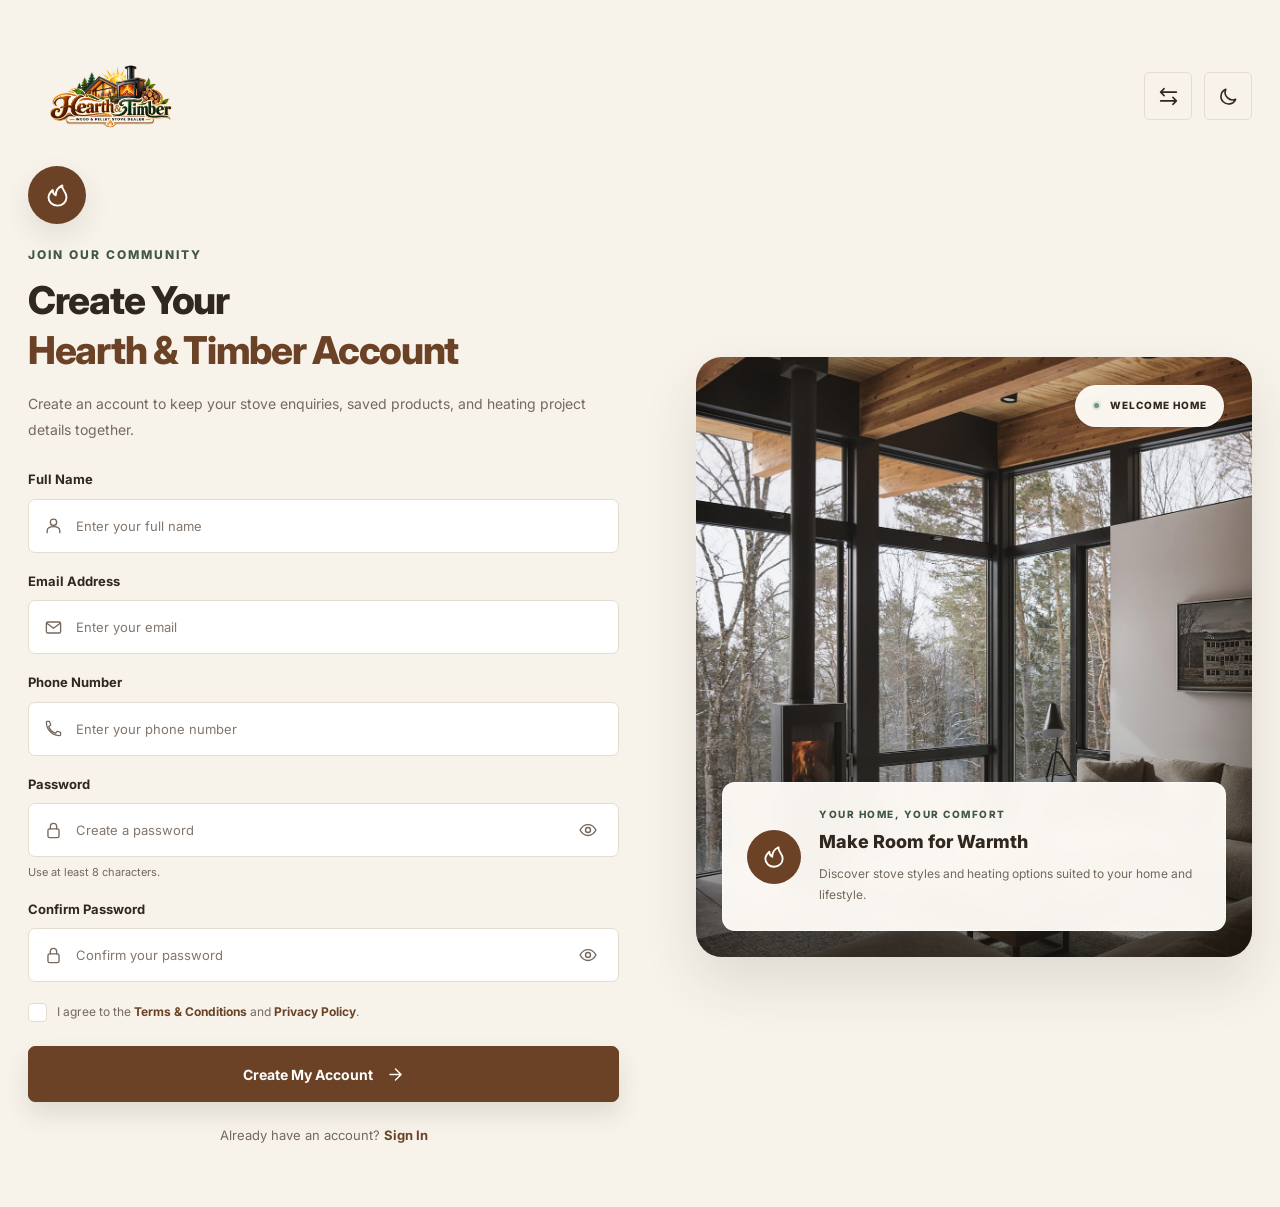
<file: register.html>
<!DOCTYPE html>
<html lang="en" dir="ltr">
<head>
    <meta charset="UTF-8">
    <meta name="viewport" content="width=device-width, initial-scale=1.0">
    <meta name="description" content="Create your Hearth & Timber account.">
    <title>Create Account | Hearth &amp; Timber</title>
     <!-- Favicon -->

  <link rel="icon" type="image/png" href="images/logo.png">


    <link rel="preconnect" href="https://fonts.googleapis.com">
    <link rel="preconnect" href="https://fonts.gstatic.com" crossorigin>
    <link href="https://fonts.googleapis.com/css2?family=Inter:wght@400;500;600;700;800&display=swap" rel="stylesheet">

    <link rel="stylesheet" href="css/style.css">
   
    <link rel="stylesheet" href="css/responsive.css">

    <script src="js/script.js" defer></script>
    
</head>

<body class="ht-register-page">

    <!-- =========================================
         REGISTER HEADER
    ========================================== -->
    <header class="ht-register-header">
        <div class="ht-register-header-container">

            <a href="index.html"
               class="ht-register-logo"
               aria-label="Hearth & Timber Home">
                <img src="images/logo.png"
                     alt="Hearth & Timber"
                     class="ht-register-logo-img">
            </a>

            <div class="ht-register-header-actions">

                <!-- RTL TOGGLE -->
                <button type="button"
                        class="ht-register-toggle ht-register-rtl-toggle"
                        id="htRegisterRtlToggle"
                        aria-label="Switch text direction"
                        title="Switch text direction">
                    <svg viewBox="0 0 24 24" fill="none" aria-hidden="true">
                        <path d="M3 7H21M3 7L7 3M3 7L7 11"
                              stroke="currentColor"
                              stroke-width="1.8"
                              stroke-linecap="round"
                              stroke-linejoin="round"/>
                        <path d="M21 17H3M21 17L17 13M21 17L17 21"
                              stroke="currentColor"
                              stroke-width="1.8"
                              stroke-linecap="round"
                              stroke-linejoin="round"/>
                    </svg>
                </button>

                <!-- DARK MODE TOGGLE -->
                <button type="button"
                        class="ht-register-toggle ht-register-dark-toggle"
                        id="htRegisterDarkToggle"
                        aria-label="Toggle dark mode"
                        title="Toggle dark mode"
                        aria-pressed="false">
                    <svg viewBox="0 0 24 24" fill="none" aria-hidden="true">
                        <path d="M20.2 15.1A8.6 8.6 0 0 1 8.9 3.8
                                 8.7 8.7 0 1 0 20.2 15.1Z"
                              stroke="currentColor"
                              stroke-width="1.8"
                              stroke-linecap="round"
                              stroke-linejoin="round"/>
                    </svg>
                </button>

            </div>
        </div>
    </header>


    <!-- =========================================
         REGISTER MAIN
    ========================================== -->
    <main class="ht-register-main">

        <div class="ht-register-layout">

            <!-- LEFT: REGISTER FORM -->
            <section class="ht-register-content"
                     aria-labelledby="htRegisterTitle">

                <!-- WELCOME ICON -->
                <div class="ht-register-welcome-icon">
                    <svg viewBox="0 0 24 24"
                         fill="none"
                         xmlns="http://www.w3.org/2000/svg"
                         aria-hidden="true">
                        <path d="M12 21C7.6 21 4 17.8 4 13.7
                                 C4 10.8 5.8 8.8 7.7 7.1
                                 C7.7 10 9.2 11.1 10.4 11.8
                                 C10.4 8.1 12.4 4.8 16.2 3
                                 C15.5 6.8 20 8.6 20 13.5
                                 C20 17.7 16.5 21 12 21Z"
                              stroke="currentColor"
                              stroke-width="1.7"
                              stroke-linecap="round"
                              stroke-linejoin="round"/>
                    </svg>
                </div>

                <span class="ht-register-eyebrow">JOIN OUR COMMUNITY</span>

                <h1 class="ht-register-title" id="htRegisterTitle">
                    Create Your
                    <span>Hearth &amp; Timber Account</span>
                </h1>

                <p class="ht-register-description">
                    Create an account to keep your stove enquiries,
                    saved products, and heating project details together.
                </p>


                <!-- REGISTRATION FORM -->
                <form class="ht-register-form"
                      id="htRegisterForm"
                      action="#"
                      method="post">

                    <!-- FULL NAME -->
                    <div class="ht-register-field">
                        <label for="htRegisterName">Full Name</label>

                        <div class="ht-register-input-wrap">
                            <svg viewBox="0 0 24 24"
                                 fill="none"
                                 xmlns="http://www.w3.org/2000/svg"
                                 aria-hidden="true">
                                <circle cx="12" cy="8" r="4"
                                        stroke="currentColor"
                                        stroke-width="1.7"/>
                                <path d="M4 21V19C4 15.7 7.1 13.5 12 13.5
                                         S20 15.7 20 19V21"
                                      stroke="currentColor"
                                      stroke-width="1.7"
                                      stroke-linecap="round"/>
                            </svg>

                            <input type="text"
                                   id="htRegisterName"
                                   name="full_name"
                                   placeholder="Enter your full name"
                                   autocomplete="name"
                                   required>
                        </div>
                    </div>


                    <!-- EMAIL -->
                    <div class="ht-register-field">
                        <label for="htRegisterEmail">Email Address</label>

                        <div class="ht-register-input-wrap">
                            <svg viewBox="0 0 24 24"
                                 fill="none"
                                 xmlns="http://www.w3.org/2000/svg"
                                 aria-hidden="true">
                                <rect x="3" y="5" width="18" height="14" rx="2"
                                      stroke="currentColor"
                                      stroke-width="1.7"/>
                                <path d="M4 7L12 13L20 7"
                                      stroke="currentColor"
                                      stroke-width="1.7"
                                      stroke-linecap="round"
                                      stroke-linejoin="round"/>
                            </svg>

                            <input type="email"
                                   id="htRegisterEmail"
                                   name="email"
                                   placeholder="Enter your email"
                                   autocomplete="email"
                                   required>
                        </div>
                    </div>


                    <!-- PHONE -->
                    <div class="ht-register-field">
                        <label for="htRegisterPhone">Phone Number</label>

                        <div class="ht-register-input-wrap">
                            <svg viewBox="0 0 24 24"
                                 fill="none"
                                 xmlns="http://www.w3.org/2000/svg"
                                 aria-hidden="true">
                                <path d="M7 3H4C3.4 3 3 3.5 3 4
                                         C3 13.4 10.6 21 20 21
                                         C20.6 21 21 20.6 21 20V17
                                         L16.5 15.5L14.5 18
                                         C10.8 16.7 7.3 13.2 6 9.5
                                         L8.5 7.5L7 3Z"
                                      stroke="currentColor"
                                      stroke-width="1.6"
                                      stroke-linecap="round"
                                      stroke-linejoin="round"/>
                            </svg>

                            <input type="tel"
                                   id="htRegisterPhone"
                                   name="phone"
                                   placeholder="Enter your phone number"
                                   autocomplete="tel">
                        </div>
                    </div>


                    <!-- PASSWORD -->
                    <div class="ht-register-field">
                        <label for="htRegisterPassword">Password</label>

                        <div class="ht-register-input-wrap">
                            <svg viewBox="0 0 24 24"
                                 fill="none"
                                 xmlns="http://www.w3.org/2000/svg"
                                 aria-hidden="true">
                                <rect x="5" y="10" width="14" height="11" rx="2"
                                      stroke="currentColor"
                                      stroke-width="1.7"/>
                                <path d="M8 10V7A4 4 0 0 1 16 7V10"
                                      stroke="currentColor"
                                      stroke-width="1.7"
                                      stroke-linecap="round"/>
                            </svg>

                            <input type="password"
                                   id="htRegisterPassword"
                                   name="password"
                                   placeholder="Create a password"
                                   autocomplete="new-password"
                                   minlength="8"
                                   required>

                            <button type="button"
                                    class="ht-register-password-toggle"
                                    data-password-target="htRegisterPassword"
                                    aria-label="Show password"
                                    aria-pressed="false">
                                <svg viewBox="0 0 24 24"
                                     fill="none"
                                     xmlns="http://www.w3.org/2000/svg"
                                     aria-hidden="true">
                                    <path d="M2.5 12S6 5.5 12 5.5
                                             21.5 12 21.5 12
                                             18 18.5 12 18.5
                                             2.5 12 2.5 12Z"
                                          stroke="currentColor"
                                          stroke-width="1.7"
                                          stroke-linejoin="round"/>
                                    <circle cx="12" cy="12" r="3"
                                            stroke="currentColor"
                                            stroke-width="1.7"/>
                                </svg>
                            </button>
                        </div>

                        <p class="ht-register-hint">
                            Use at least 8 characters.
                        </p>
                    </div>


                    <!-- CONFIRM PASSWORD -->
                    <div class="ht-register-field">
                        <label for="htRegisterConfirmPassword">
                            Confirm Password
                        </label>

                        <div class="ht-register-input-wrap">
                            <svg viewBox="0 0 24 24"
                                 fill="none"
                                 xmlns="http://www.w3.org/2000/svg"
                                 aria-hidden="true">
                                <rect x="5" y="10" width="14" height="11" rx="2"
                                      stroke="currentColor"
                                      stroke-width="1.7"/>
                                <path d="M8 10V7A4 4 0 0 1 16 7V10"
                                      stroke="currentColor"
                                      stroke-width="1.7"
                                      stroke-linecap="round"/>
                            </svg>

                            <input type="password"
                                   id="htRegisterConfirmPassword"
                                   name="confirm_password"
                                   placeholder="Confirm your password"
                                   autocomplete="new-password"
                                   minlength="8"
                                   required>

                            <button type="button"
                                    class="ht-register-password-toggle"
                                    data-password-target="htRegisterConfirmPassword"
                                    aria-label="Show confirm password"
                                    aria-pressed="false">
                                <svg viewBox="0 0 24 24"
                                     fill="none"
                                     xmlns="http://www.w3.org/2000/svg"
                                     aria-hidden="true">
                                    <path d="M2.5 12S6 5.5 12 5.5
                                             21.5 12 21.5 12
                                             18 18.5 12 18.5
                                             2.5 12 2.5 12Z"
                                          stroke="currentColor"
                                          stroke-width="1.7"
                                          stroke-linejoin="round"/>
                                    <circle cx="12" cy="12" r="3"
                                            stroke="currentColor"
                                            stroke-width="1.7"/>
                                </svg>
                            </button>
                        </div>
                    </div>


                    <!-- TERMS -->
                    <div class="ht-register-terms-row">
                        <label class="ht-register-terms">
                            <input type="checkbox"
                                   id="htRegisterTerms"
                                   name="terms"
                                   required>

                            <span>
                                I agree to the
                                <a href="terms.html">Terms &amp; Conditions</a>
                                and
                                <a href="privacy.html">Privacy Policy</a>.
                            </span>
                        </label>
                    </div>


                    <!-- SUBMIT -->
                    <button type="submit" class="ht-register-submit">
                        <span>Create My Account</span>

                        <svg viewBox="0 0 24 24"
                             fill="none"
                             xmlns="http://www.w3.org/2000/svg"
                             aria-hidden="true">
                            <path d="M5 12H19M12 5L19 12L12 19"
                                  stroke="currentColor"
                                  stroke-width="1.8"
                                  stroke-linecap="round"
                                  stroke-linejoin="round"/>
                        </svg>
                    </button>

                    <p class="ht-register-message"
                       id="htRegisterMessage"
                       role="status"
                       aria-live="polite"></p>

                </form>


                <!-- LOGIN LINK -->
                <p class="ht-register-login">
                    Already have an account?
                    <a href="login.html">Sign In</a>
                </p>

            </section>


            <!-- RIGHT: IMAGE PANEL -->
            <aside class="ht-register-visual"
                   aria-label="Hearth & Timber home heating">

                <img src="images/register-stove.jpg"
                     alt="A warm living room with a wood-burning stove"
                     class="ht-register-visual-image">

                <div class="ht-register-image-overlay"></div>

                <!-- TOP BADGE -->
                <div class="ht-register-image-badge">
                    <span class="ht-register-badge-dot"></span>
                    <span>WELCOME HOME</span>
                </div>

                <!-- FLOATING INFO CARD -->
                <div class="ht-register-image-card">

                    <div class="ht-register-image-card-icon">
                        <svg viewBox="0 0 24 24"
                             fill="none"
                             xmlns="http://www.w3.org/2000/svg"
                             aria-hidden="true">
                            <path d="M12 21C7.6 21 4 17.8 4 13.7
                                     C4 10.8 5.8 8.8 7.7 7.1
                                     C7.7 10 9.2 11.1 10.4 11.8
                                     C10.4 8.1 12.4 4.8 16.2 3
                                     C15.5 6.8 20 8.6 20 13.5
                                     C20 17.7 16.5 21 12 21Z"
                                  stroke="currentColor"
                                  stroke-width="1.7"
                                  stroke-linecap="round"
                                  stroke-linejoin="round"/>
                        </svg>
                    </div>

                    <div class="ht-register-image-card-content">
                        <span class="ht-register-card-eyebrow">
                            YOUR HOME, YOUR COMFORT
                        </span>

                        <h2>Make Room for Warmth</h2>

                        <p>
                            Discover stove styles and heating options
                            suited to your home and lifestyle.
                        </p>
                    </div>

                </div>

            </aside>

        </div>

    </main>
<script src="js/script.js"></script>
<script src="js/theme.js"></script>

</body>
</html>
</file>
